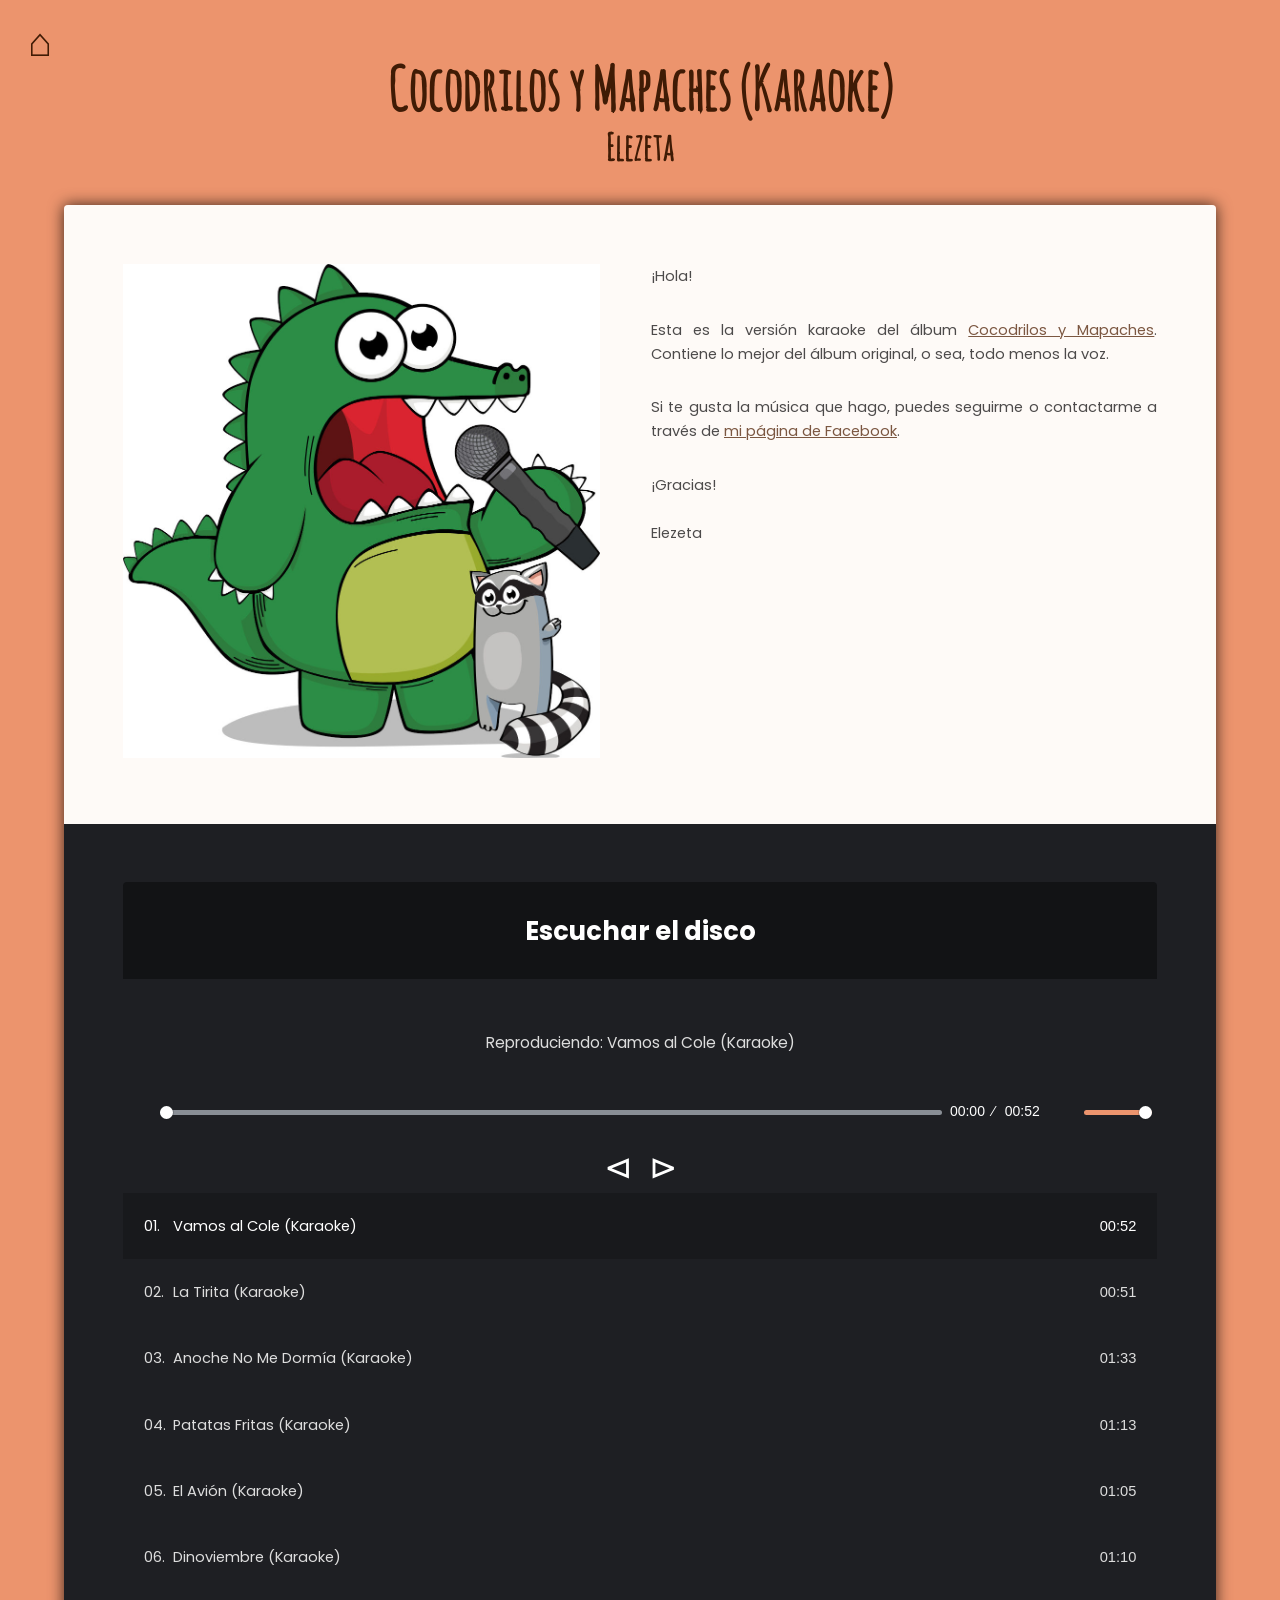
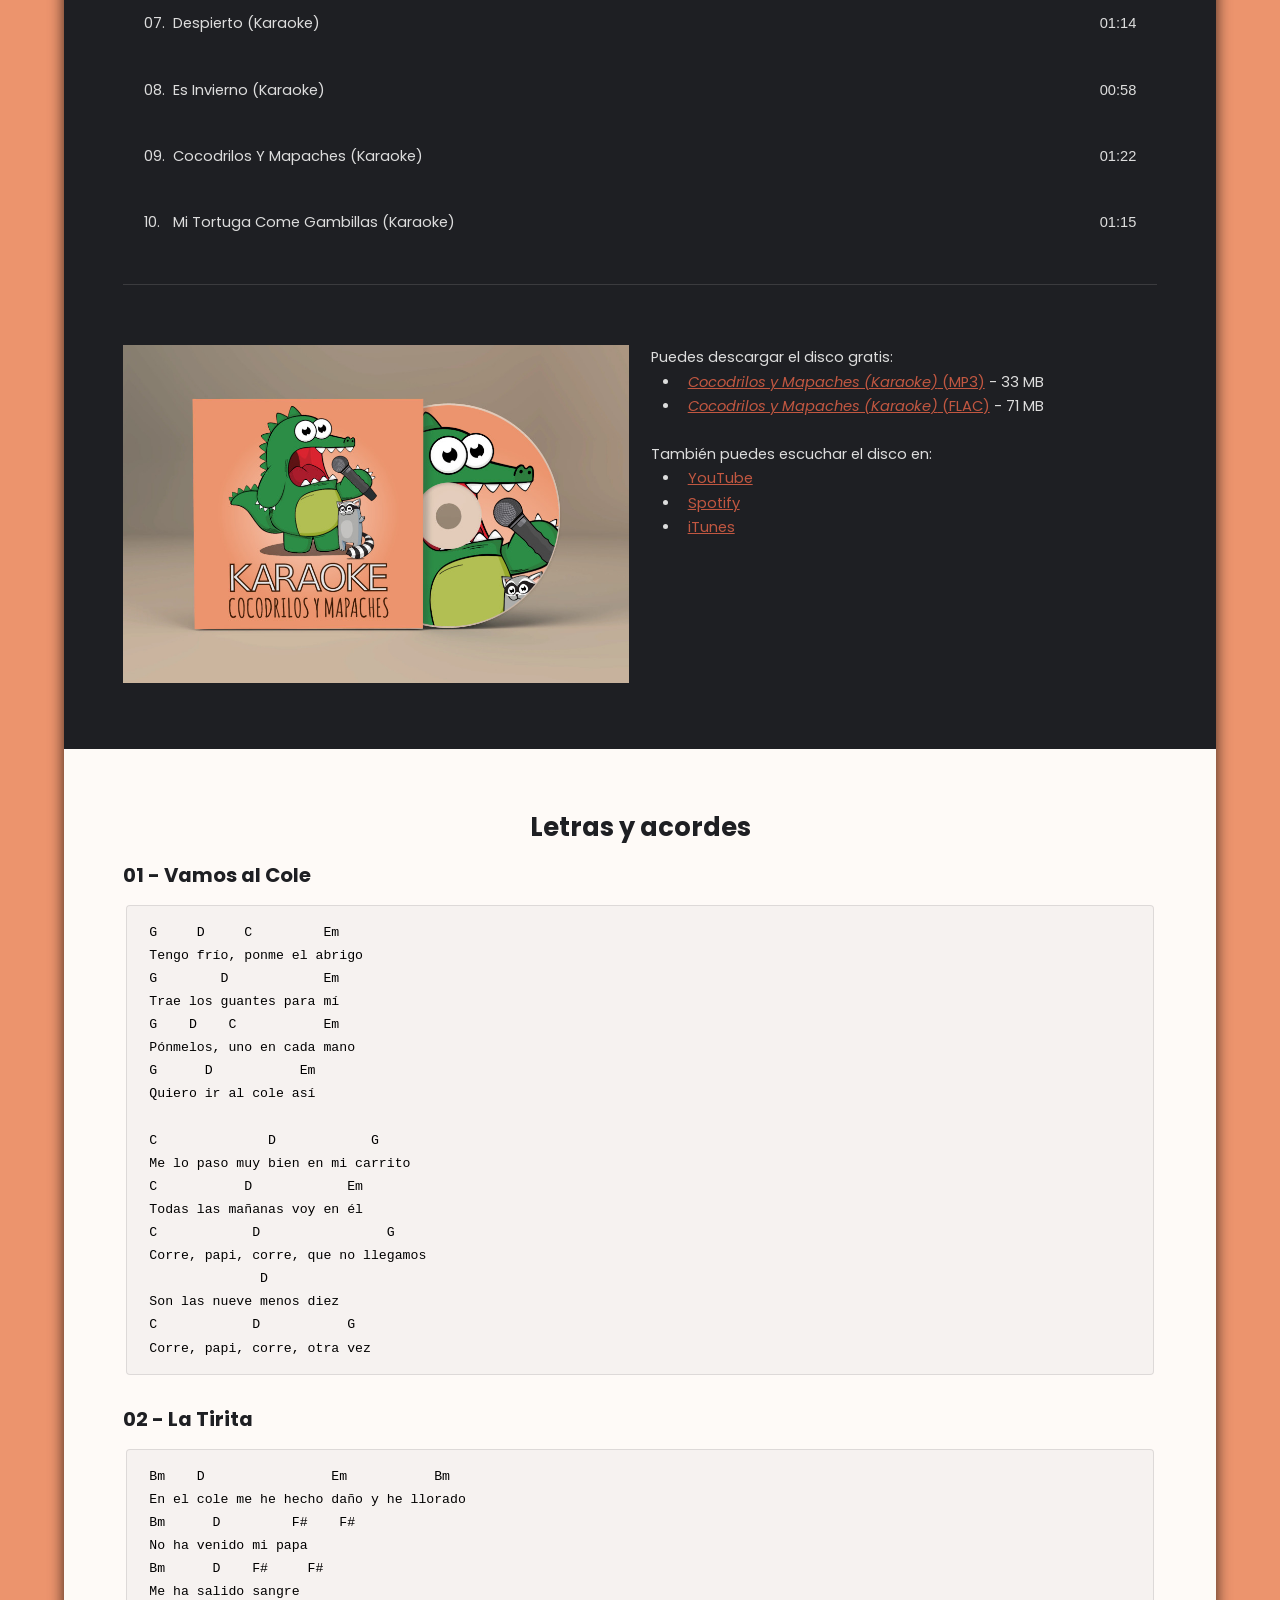
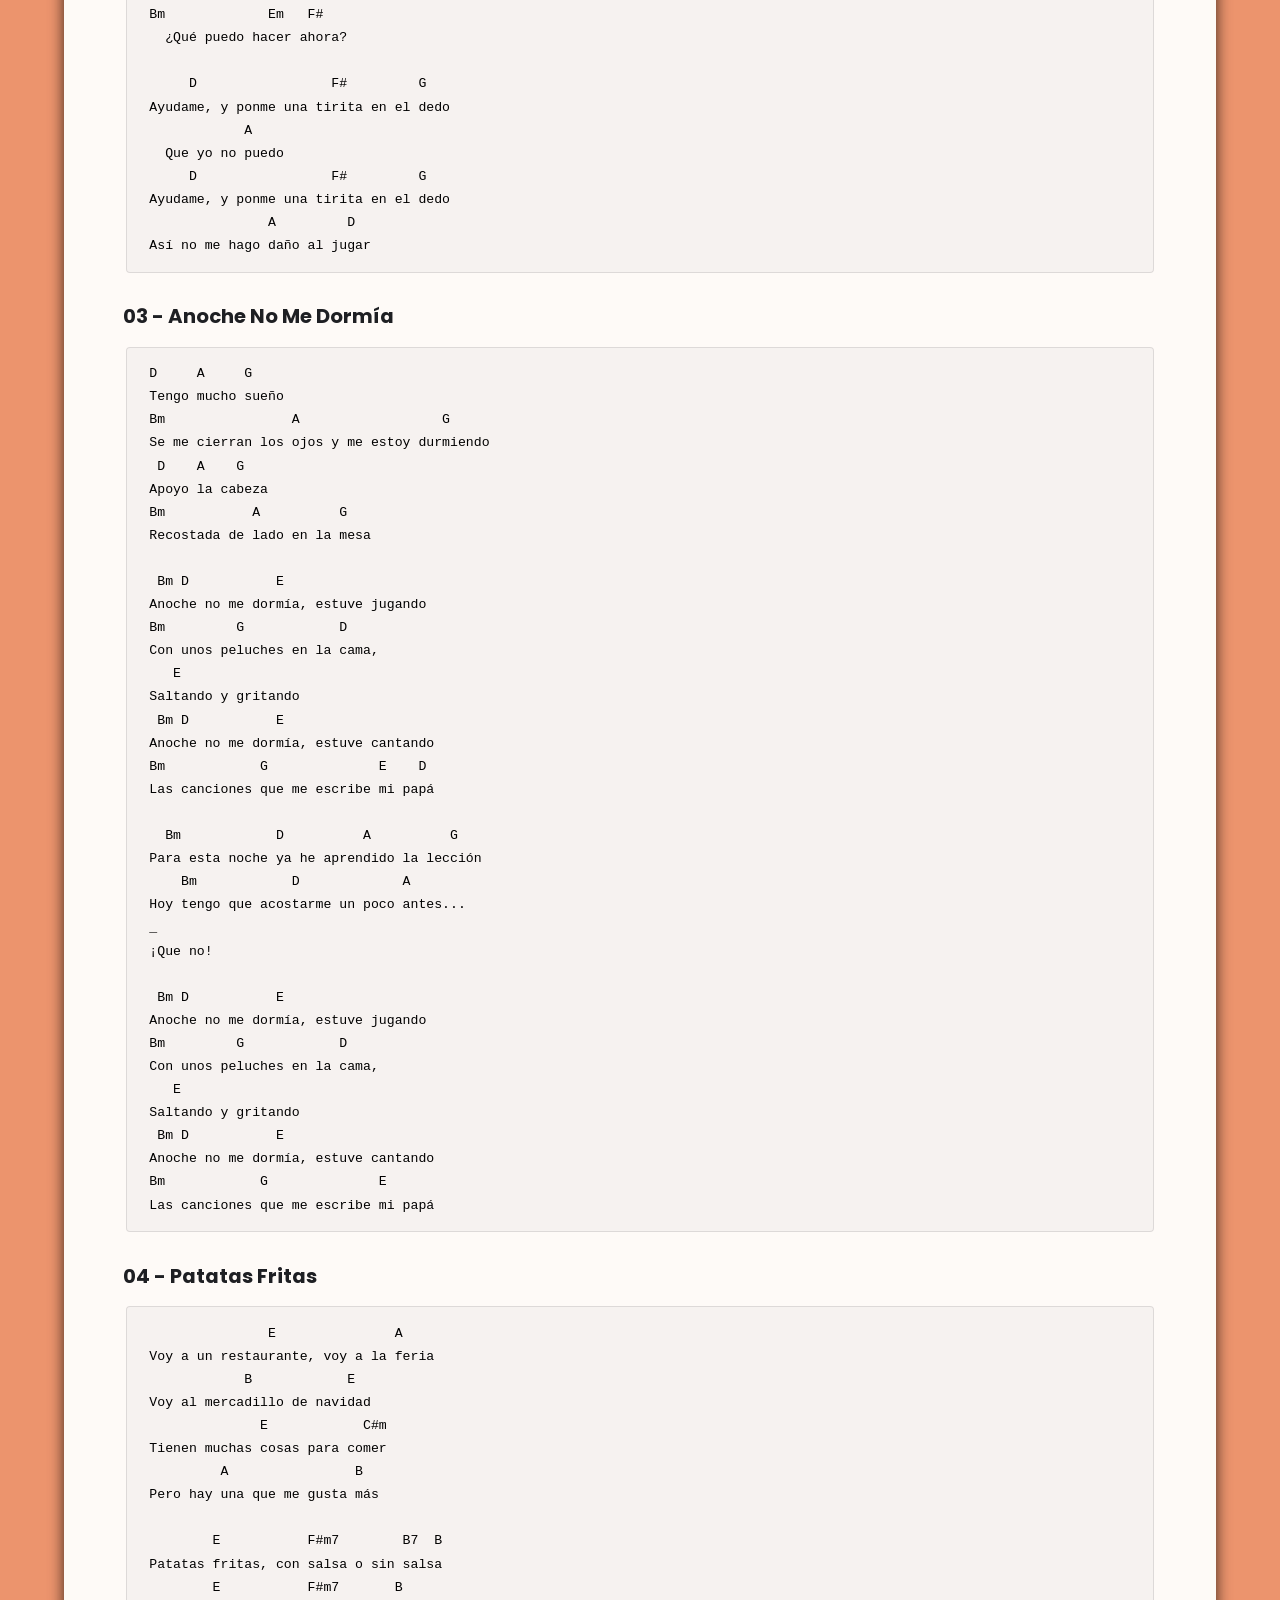
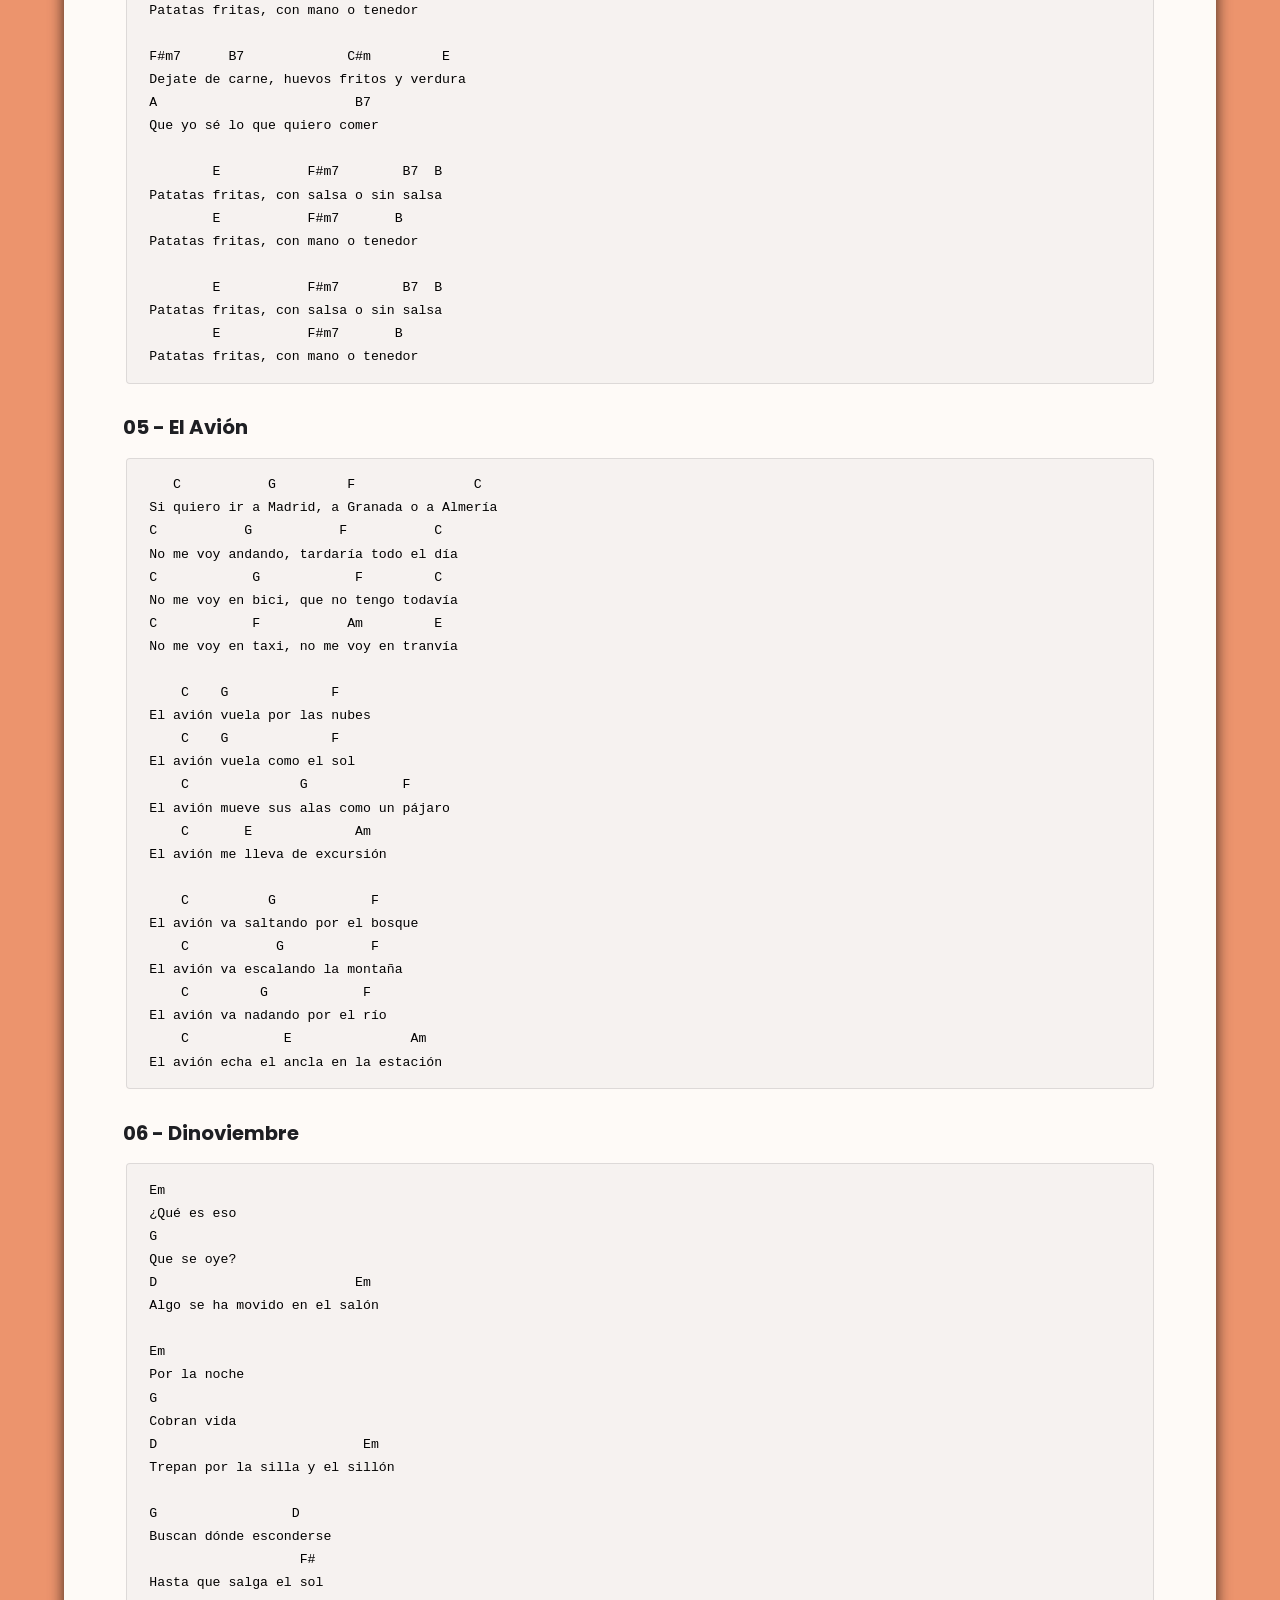
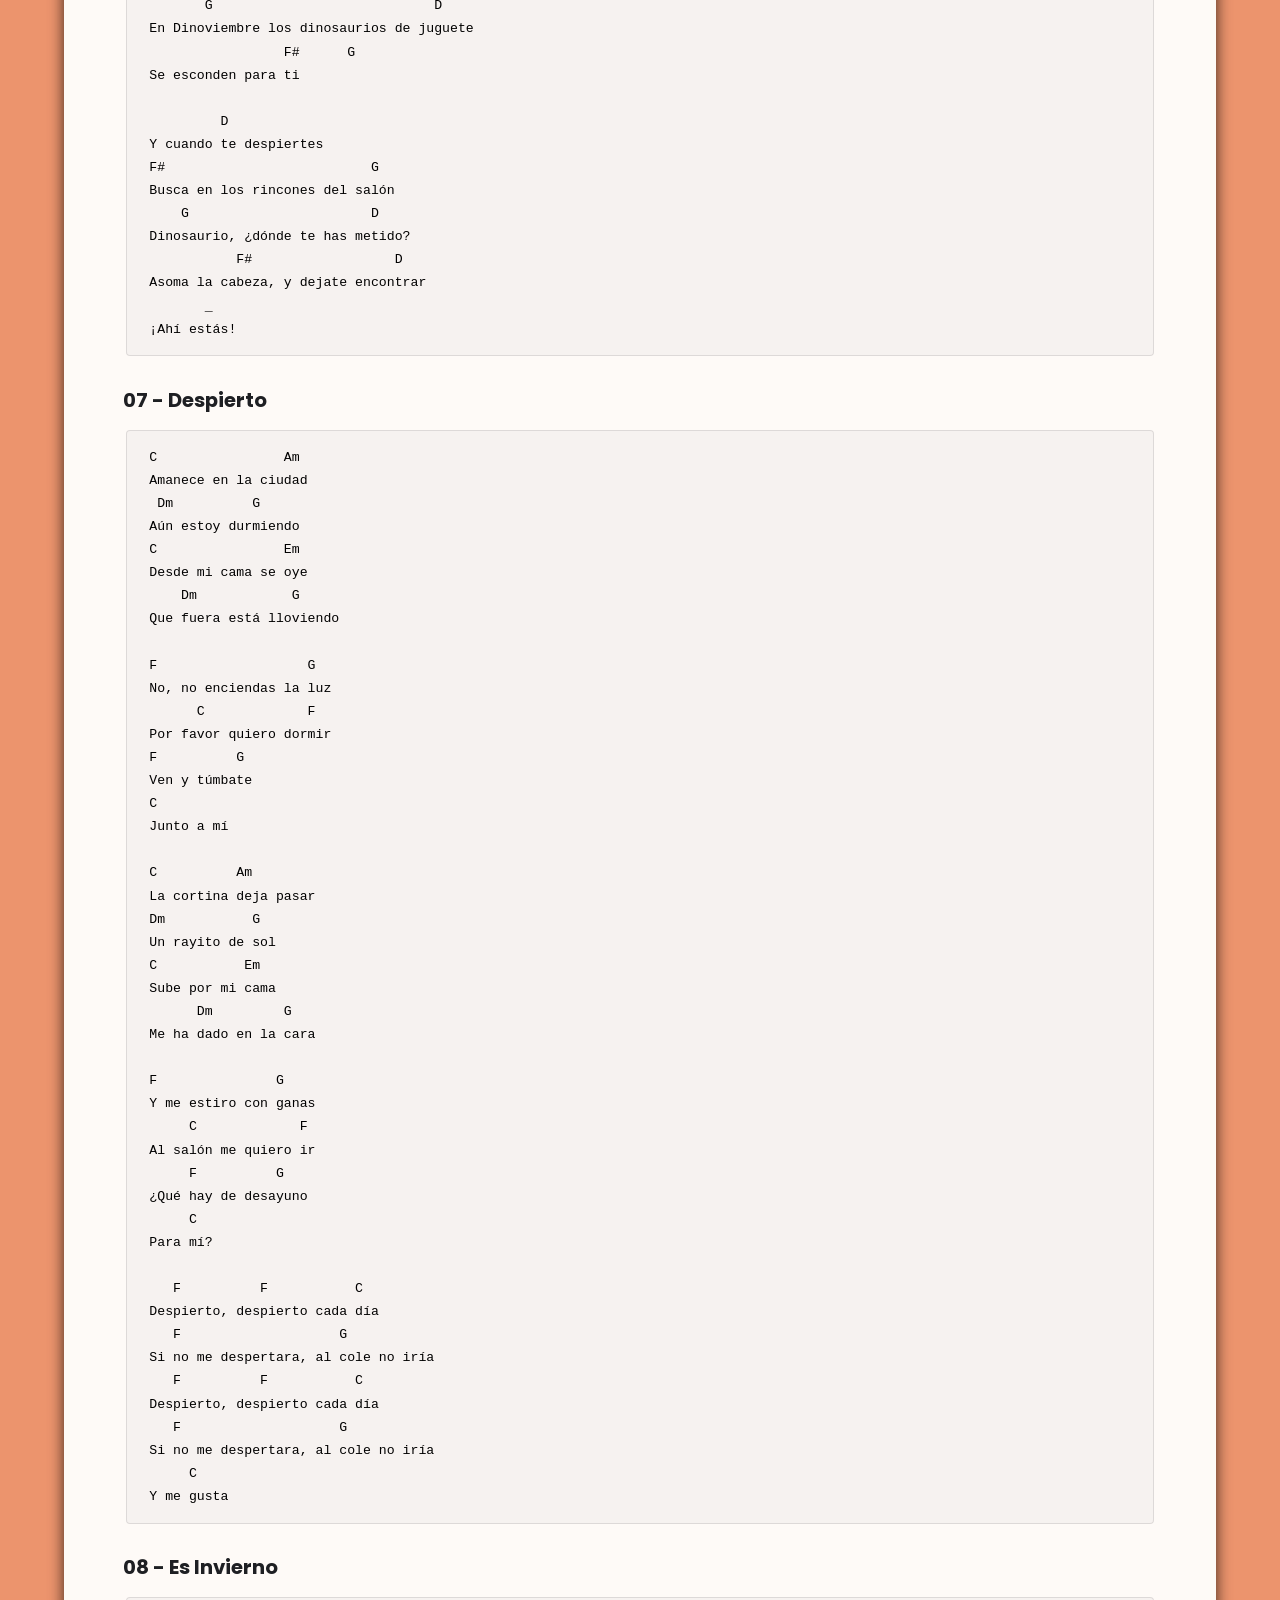
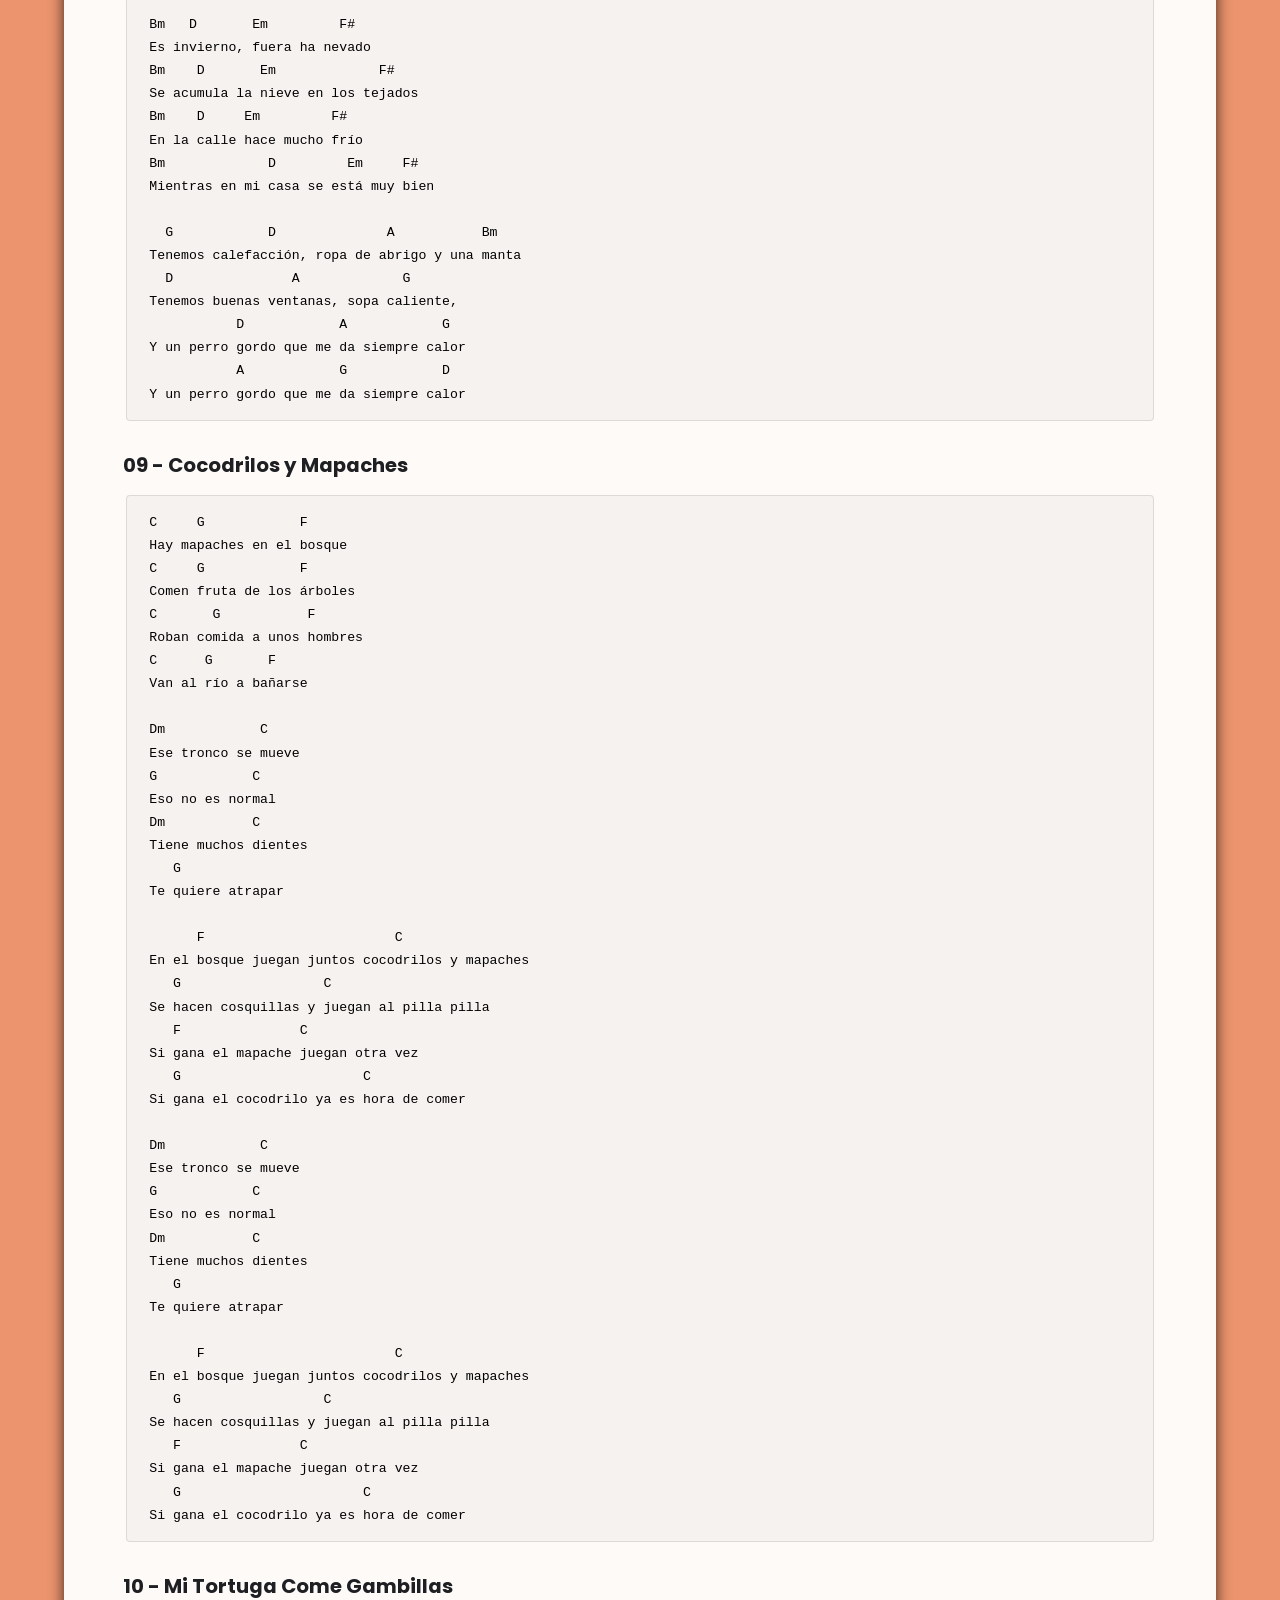
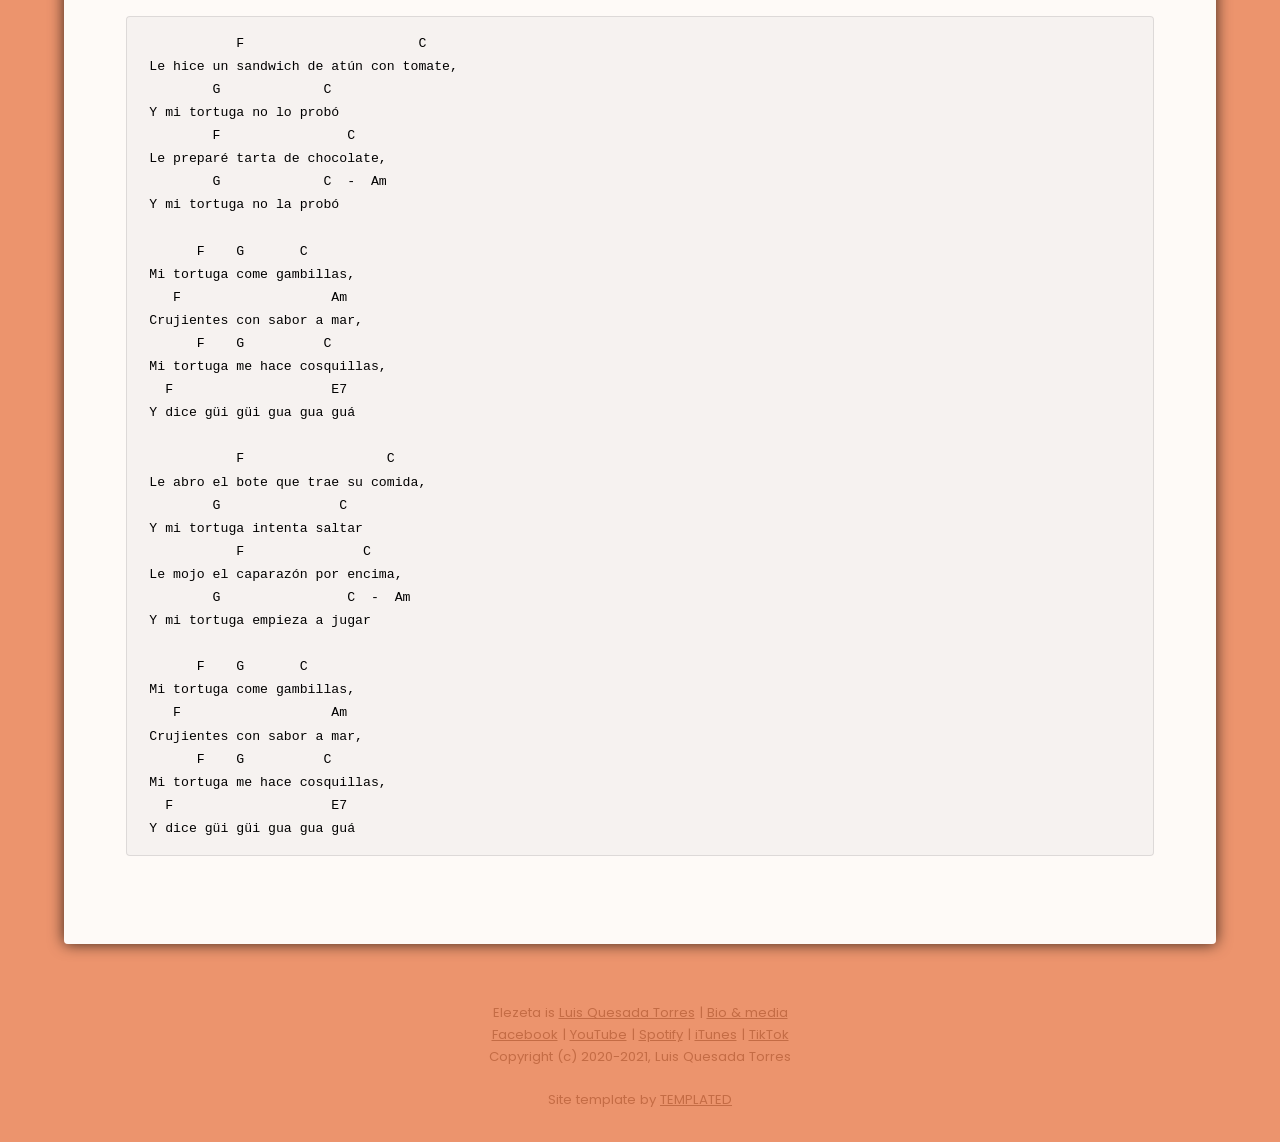
<file: cocodrilos-y-mapaches-karaoke/index.html>
<!DOCTYPE HTML>
<!--
	Caminar by TEMPLATED
	templated.co @templatedco
	Released for free under the Creative Commons Attribution 3.0 license (templated.co/license)
-->
<html lang="es">
	<head>
		<title>Elezeta - Cocodrilos y Mapaches (Karaoke)</title>
		<meta charset="utf-8" />
		<meta name="viewport" content="width=device-width, initial-scale=1" />
                <meta property="og:url" content="https://elezeta.com/cocodrilos-y-mapaches-karaoke/">
                <meta property="og:type" content="website">
                <meta property="og:title" content="Elezeta - Cocodrilos y Mapaches (Karaoke)">
                <meta property="og:site_name" content="Elezeta">
                <meta property="og:description" content="La versi&oacute;n karaoke del &aacute;lbum Cocodrilos y Mapaches.">
                <meta property="og:locale" content="es_ES">
                <meta property="og:image" content="http://elezeta.com/cocodrilos-y-mapaches-karaoke/cardpic.png">
                <meta property="og:image:secure_url" content="https://elezeta.com/cocodrilos-y-mapaches-karaoke/cardpic.png">
                <meta property="og:image:width" content="3000">
                <meta property="og:image:height" content="1575">
                <meta property="og:image:type" content="image/png">
                <meta property="og:image:alt" content="Un cocodrilo y un mapache cantando con un micr&oacute;fono.">
                <meta name="twitter:image:alt" content="Un cocodrilo y un mapache cantando con un micr&oacute;fono.">
                <meta name="twitter:card" content="summary_large_image">
		<link rel="stylesheet" href="main.css" />
		<link rel="stylesheet" href="plyr.css" />
		<link rel="stylesheet" href="player.css" />
		<link rel="icon" type="image/png" href="favicon.png">
	</head>
	<body>
<div class="home"><a href="/">⌂</a></div>

		<!-- Header -->
			<header id="header">
				<div class="logo">Cocodrilos y Mapaches (Karaoke)<span>Elezeta</span></div>
			</header>

		<!-- Main -->
			<section id="main">
				<div class="inner">

				<!-- One -->
					<section id="one" class="wrapper style1 table">

						<div class="content">
							<div class="row">
								<div class="cell">
									<img src="picture.jpg" class="image space" alt=""/>
								</div><div class="cell">
									<p>¡Hola!</p>
									<p>Esta es la versi&oacute;n karaoke del &aacute;lbum <a href ="../cocodrilos-y-mapaches">Cocodrilos y Mapaches</a>. Contiene lo mejor del &aacute;lbum original, o sea, todo menos la voz.</p>
									<p>Si te gusta la m&uacute;sica que hago, puedes seguirme o contactarme a trav&eacute;s de <a href="https://www.facebook.com/elezetamusic">mi p&aacute;gina de Facebook</a>.</p>
									<p>¡Gracias!<br/><br/>
									Elezeta</p>
								</div>
							</div>
						</div>
					</section>

				<!-- Two -->
					<section id="two" class="wrapper style2">
						<header>
							<h2>Escuchar el disco</h2>
						</header>
						<div class="content">
<div class="containnr">
    <div class="column add-bottom">
        <div id="mainwrap">
            <div id="nowPlay">
                <span id="npAction">En pausa...</span><span id="npTitle"></span>
            </div>
            <div id="audiowrap">
                <div id="audio0">
                    <audio id="audio1" preload controls>Your browser does not support HTML5 Audio! 😢</audio>
                </div>
                <div id="tracks">
                    <a id="btnPrev">&vltri;</a><a id="btnNext">&vrtri;</a>
                </div>
            </div>
            <div id="plwrap">
                <ul id="plList"></ul>
            </div>
        </div>
    </div>
    <div class="column add-bottom center">
    </div>
</div>

<hr>
    <div style="margin-bottom: 60px">
    </div>
	<div class="row">
		<div class="cell">
			<img src="cdshoot.jpg" class="cdshoot" alt="Fotograf&iacute;a del disco"/>
			<br/>
		</div>
		<div class="cell">
			Puedes descargar el disco gratis:<ul class="margin">
				<li><a href="https://github.com/elezetamusic/elezetamusic.github.io/releases/download/cocodrilos-y-mapaches-karaoke/Elezeta.-.Cocodrilos.y.Mapaches.Karaoke.mp3.zip"><i>Cocodrilos y Mapaches (Karaoke)</i> (MP3)</a> - 33 MB</li>
				<li><a href="https://github.com/elezetamusic/elezetamusic.github.io/releases/download/cocodrilos-y-mapaches-karaoke/Elezeta.-.Cocodrilos.y.Mapaches.Karaoke.flac.zip"><i>Cocodrilos y Mapaches (Karaoke)</i> (FLAC)</a> - 71 MB</li>
			</ul>
			<br/>

			Tambi&eacute;n puedes escuchar el disco en:<ul class="margin">
				<li><a href="https://www.youtube.com/watch?v=i-8js4N8UXY&list=OLAK5uy_ldrhT9ELI7Il7T40bfFLq2rW_GwMF-iRA">YouTube</a></li>
				<li><a href="https://open.spotify.com/album/43QNRs823tJhujBqoeFJPv?si=29cLo8TVR4egA7s193ExWA">Spotify</a></li>
				<li><a href="https://music.apple.com/us/album/cocodrilos-y-mapaches-karaoke/1540963879">iTunes</a></li>
			</ul>
			<br/>
		</div>
	</div>
</div>
</section>

				<!-- Three -->
					<section id="three" class="wrapper style1">
						<div class="content">
                                                <header class="special">
                                                        <h2>Letras y acordes</h2>
                                                </header>
<h3 tabindex="0">01 - Vamos al Cole</h3>
<pre><code>G     D     C         Em
Tengo frío, ponme el abrigo
G        D            Em
Trae los guantes para mí
G    D    C           Em
Pónmelos, uno en cada mano
G      D           Em
Quiero ir al cole así

C              D            G
Me lo paso muy bien en mi carrito
C           D            Em
Todas las mañanas voy en él
C            D                G
Corre, papi, corre, que no llegamos
              D
Son las nueve menos diez
C            D           G
Corre, papi, corre, otra vez
</code></pre>

<h3 tabindex="0">02 - La Tirita</h3>
<pre><code>Bm    D                Em           Bm
En el cole me he hecho daño y he llorado
Bm      D         F#    F#
No ha venido mi papa
Bm      D    F#     F#
Me ha salido sangre
Bm             Em   F#
  ¿Qué puedo hacer ahora?

     D                 F#         G
Ayudame, y ponme una tirita en el dedo
            A
  Que yo no puedo
     D                 F#         G
Ayudame, y ponme una tirita en el dedo
               A         D
Así no me hago daño al jugar
</code></pre>

<h3 tabindex="0">03 - Anoche No Me Dormía</h3>
<pre><code>D     A     G
Tengo mucho sueño
Bm                A                  G
Se me cierran los ojos y me estoy durmiendo
 D    A    G
Apoyo la cabeza
Bm           A          G
Recostada de lado en la mesa

 Bm D           E
Anoche no me dormía, estuve jugando
Bm         G            D
Con unos peluches en la cama,
   E
Saltando y gritando
 Bm D           E
Anoche no me dormía, estuve cantando
Bm            G              E    D
Las canciones que me escribe mi papá

  Bm            D          A          G
Para esta noche ya he aprendido la lección
    Bm            D             A       
Hoy tengo que acostarme un poco antes...
_ 
¡Que no!

 Bm D           E
Anoche no me dormía, estuve jugando
Bm         G            D
Con unos peluches en la cama,
   E
Saltando y gritando
 Bm D           E
Anoche no me dormía, estuve cantando
Bm            G              E
Las canciones que me escribe mi papá
</code></pre>

<h3 tabindex="0">04 - Patatas Fritas</h3>
<pre><code>               E               A
Voy a un restaurante, voy a la feria
            B            E
Voy al mercadillo de navidad
              E            C#m
Tienen muchas cosas para comer
         A                B
Pero hay una que me gusta más

        E           F#m7        B7  B
Patatas fritas, con salsa o sin salsa
        E           F#m7       B
Patatas fritas, con mano o tenedor

F#m7      B7             C#m         E
Dejate de carne, huevos fritos y verdura
A                         B7
Que yo sé lo que quiero comer

        E           F#m7        B7  B
Patatas fritas, con salsa o sin salsa
        E           F#m7       B
Patatas fritas, con mano o tenedor

        E           F#m7        B7  B
Patatas fritas, con salsa o sin salsa
        E           F#m7       B
Patatas fritas, con mano o tenedor
</code></pre>

<h3 tabindex="0">05 - El Avión</h3>
<pre><code>   C           G         F               C
Si quiero ir a Madrid, a Granada o a Almería
C           G           F           C
No me voy andando, tardaría todo el día
C            G            F         C
No me voy en bici, que no tengo todavía
C            F           Am         E
No me voy en taxi, no me voy en tranvía

    C    G             F
El avión vuela por las nubes
    C    G             F
El avión vuela como el sol
    C              G            F
El avión mueve sus alas como un pájaro
    C       E             Am
El avión me lleva de excursión

    C          G            F
El avión va saltando por el bosque
    C           G           F
El avión va escalando la montaña
    C         G            F
El avión va nadando por el río
    C            E               Am
El avión echa el ancla en la estación
</code></pre>

<h3 tabindex="0">06 - Dinoviembre</h3>
<pre><code>Em
¿Qué es eso
G
Que se oye?
D                         Em
Algo se ha movido en el salón

Em
Por la noche
G
Cobran vida
D                          Em
Trepan por la silla y el sillón

G                 D
Buscan dónde esconderse
                   F#
Hasta que salga el sol
       G                            D
En Dinoviembre los dinosaurios de juguete
                 F#      G
Se esconden para ti

         D
Y cuando te despiertes
F#                          G
Busca en los rincones del salón
    G                       D
Dinosaurio, ¿dónde te has metido?
           F#                  D
Asoma la cabeza, y dejate encontrar
       _
¡Ahí estás!
</code></pre>

<h3 tabindex="0">07 - Despierto</h3>
<pre><code>C                Am
Amanece en la ciudad
 Dm          G
Aún estoy durmiendo
C                Em
Desde mi cama se oye
    Dm            G
Que fuera está lloviendo

F                   G
No, no enciendas la luz
      C             F
Por favor quiero dormir
F          G
Ven y túmbate
C
Junto a mí

C          Am
La cortina deja pasar
Dm           G
Un rayito de sol
C           Em
Sube por mi cama
      Dm         G
Me ha dado en la cara

F               G
Y me estiro con ganas
     C             F
Al salón me quiero ir
     F          G
¿Qué hay de desayuno
     C
Para mí?

   F          F           C
Despierto, despierto cada día
   F                    G
Si no me despertara, al cole no iría
   F          F           C
Despierto, despierto cada día
   F                    G
Si no me despertara, al cole no iría
     C
Y me gusta
</code></pre>

<h3 tabindex="0">08 - Es Invierno</h3>
<pre><code>Bm   D       Em         F#
Es invierno, fuera ha nevado
Bm    D       Em             F#
Se acumula la nieve en los tejados
Bm    D     Em         F#
En la calle hace mucho frío
Bm             D         Em     F#
Mientras en mi casa se está muy bien

  G            D              A           Bm
Tenemos calefacción, ropa de abrigo y una manta
  D               A             G
Tenemos buenas ventanas, sopa caliente,
           D            A            G
Y un perro gordo que me da siempre calor
           A            G            D
Y un perro gordo que me da siempre calor
</code></pre>

<h3 tabindex="0">09 - Cocodrilos y Mapaches</h3>
<pre><code>C     G            F
Hay mapaches en el bosque
C     G            F
Comen fruta de los árboles
C       G           F
Roban comida a unos hombres
C      G       F
Van al río a bañarse

Dm            C
Ese tronco se mueve
G            C
Eso no es normal
Dm           C
Tiene muchos dientes
   G
Te quiere atrapar

      F                        C
En el bosque juegan juntos cocodrilos y mapaches
   G                  C
Se hacen cosquillas y juegan al pilla pilla
   F               C
Si gana el mapache juegan otra vez
   G                       C
Si gana el cocodrilo ya es hora de comer

Dm            C
Ese tronco se mueve
G            C
Eso no es normal
Dm           C
Tiene muchos dientes
   G
Te quiere atrapar

      F                        C
En el bosque juegan juntos cocodrilos y mapaches
   G                  C
Se hacen cosquillas y juegan al pilla pilla
   F               C
Si gana el mapache juegan otra vez
   G                       C
Si gana el cocodrilo ya es hora de comer
</code></pre>

<h3 tabindex="0">10 - Mi Tortuga Come Gambillas</h3>
<pre><code>           F                      C
Le hice un sandwich de atún con tomate,
        G             C
Y mi tortuga no lo probó
        F                C
Le preparé tarta de chocolate,
        G             C  -  Am
Y mi tortuga no la probó

      F    G       C
Mi tortuga come gambillas,
   F                   Am
Crujientes con sabor a mar,
      F    G          C
Mi tortuga me hace cosquillas,
  F                    E7
Y dice güi güi gua gua guá

           F                  C
Le abro el bote que trae su comida,
        G               C
Y mi tortuga intenta saltar
           F               C
Le mojo el caparazón por encima,
        G                C  -  Am
Y mi tortuga empieza a jugar

      F    G       C
Mi tortuga come gambillas,
   F                   Am
Crujientes con sabor a mar,
      F    G          C
Mi tortuga me hace cosquillas,
  F                    E7
Y dice güi güi gua gua guá
</code></pre>
						</div>
					</section>

				</div>
			</section>

		<!-- Footer -->
                                        <footer id="footer">
                                        <div class="copyright" tabindex="-1">
                                        Elezeta is <a href="https://luisquesada.com" tabindex="-1">Luis Quesada Torres</a> | <a href="/about.html">Bio & media</a><br/>
<a href="https://www.facebook.com/elezetamusic">Facebook</a> | <a href="https://www.youtube.com/elezetamusic">YouTube</a> | <a href="https://open.spotify.com/artist/3RPEdOJGGdk3kOnmVq3dgX">Spotify</a> | <a href="https://itunes.apple.com/us/artist/1515136719">iTunes</a> | <a href="https://tiktok.com/@elezetamusic">TikTok</a><br/>
Copyright (c) 2020-2021, Luis Quesada Torres<br/><br/>
Site template by <a href="https://templated.co" tabindex="-1">TEMPLATED</a>
                                        </div>
                                        </footer>

		<!-- Scripts -->
			<script src="jquery.min.js"></script>
			<script src="jquery.poptrox.min.js"></script>
			<script src="skel.min.js"></script>
			<script src="util.js"></script>
			<script src="main.js"></script>
			<script src="plyr.min.js"></script>
			<script src="player.js"></script>

	</body>
</html>
</file>
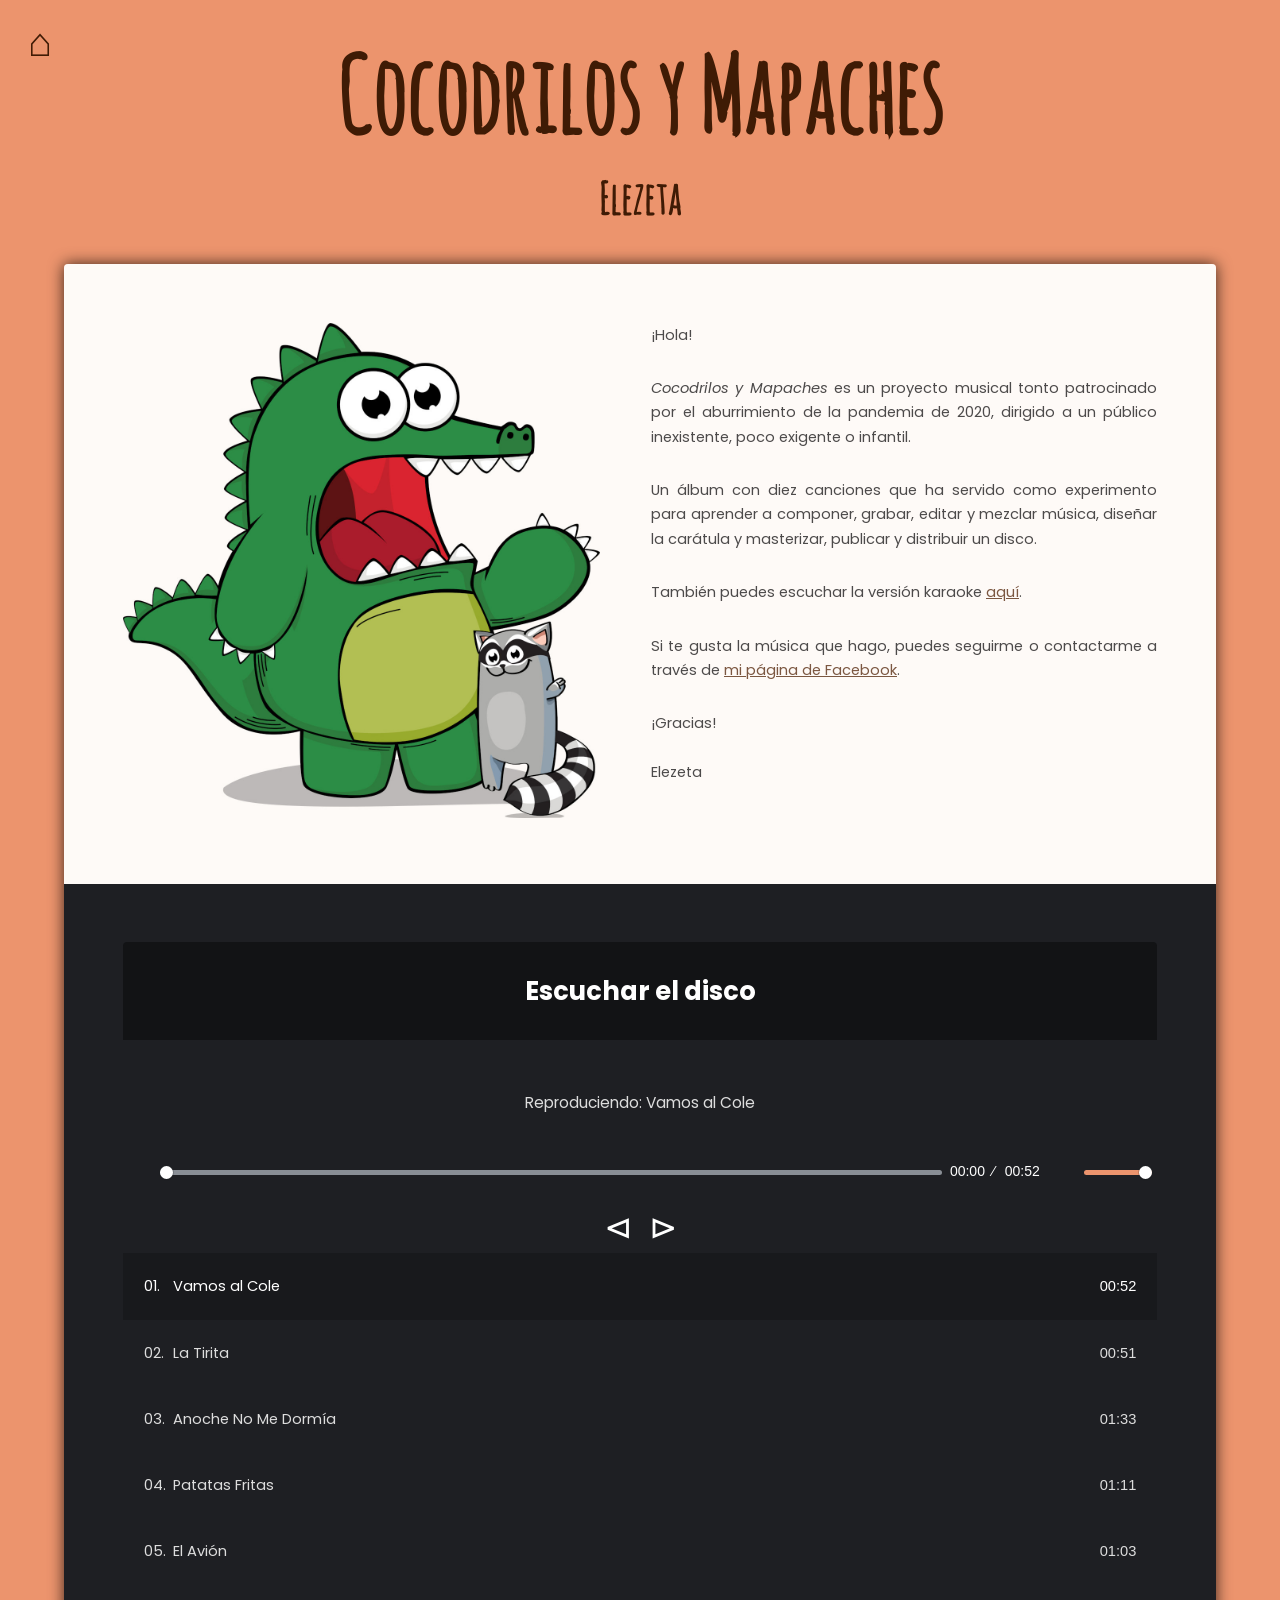
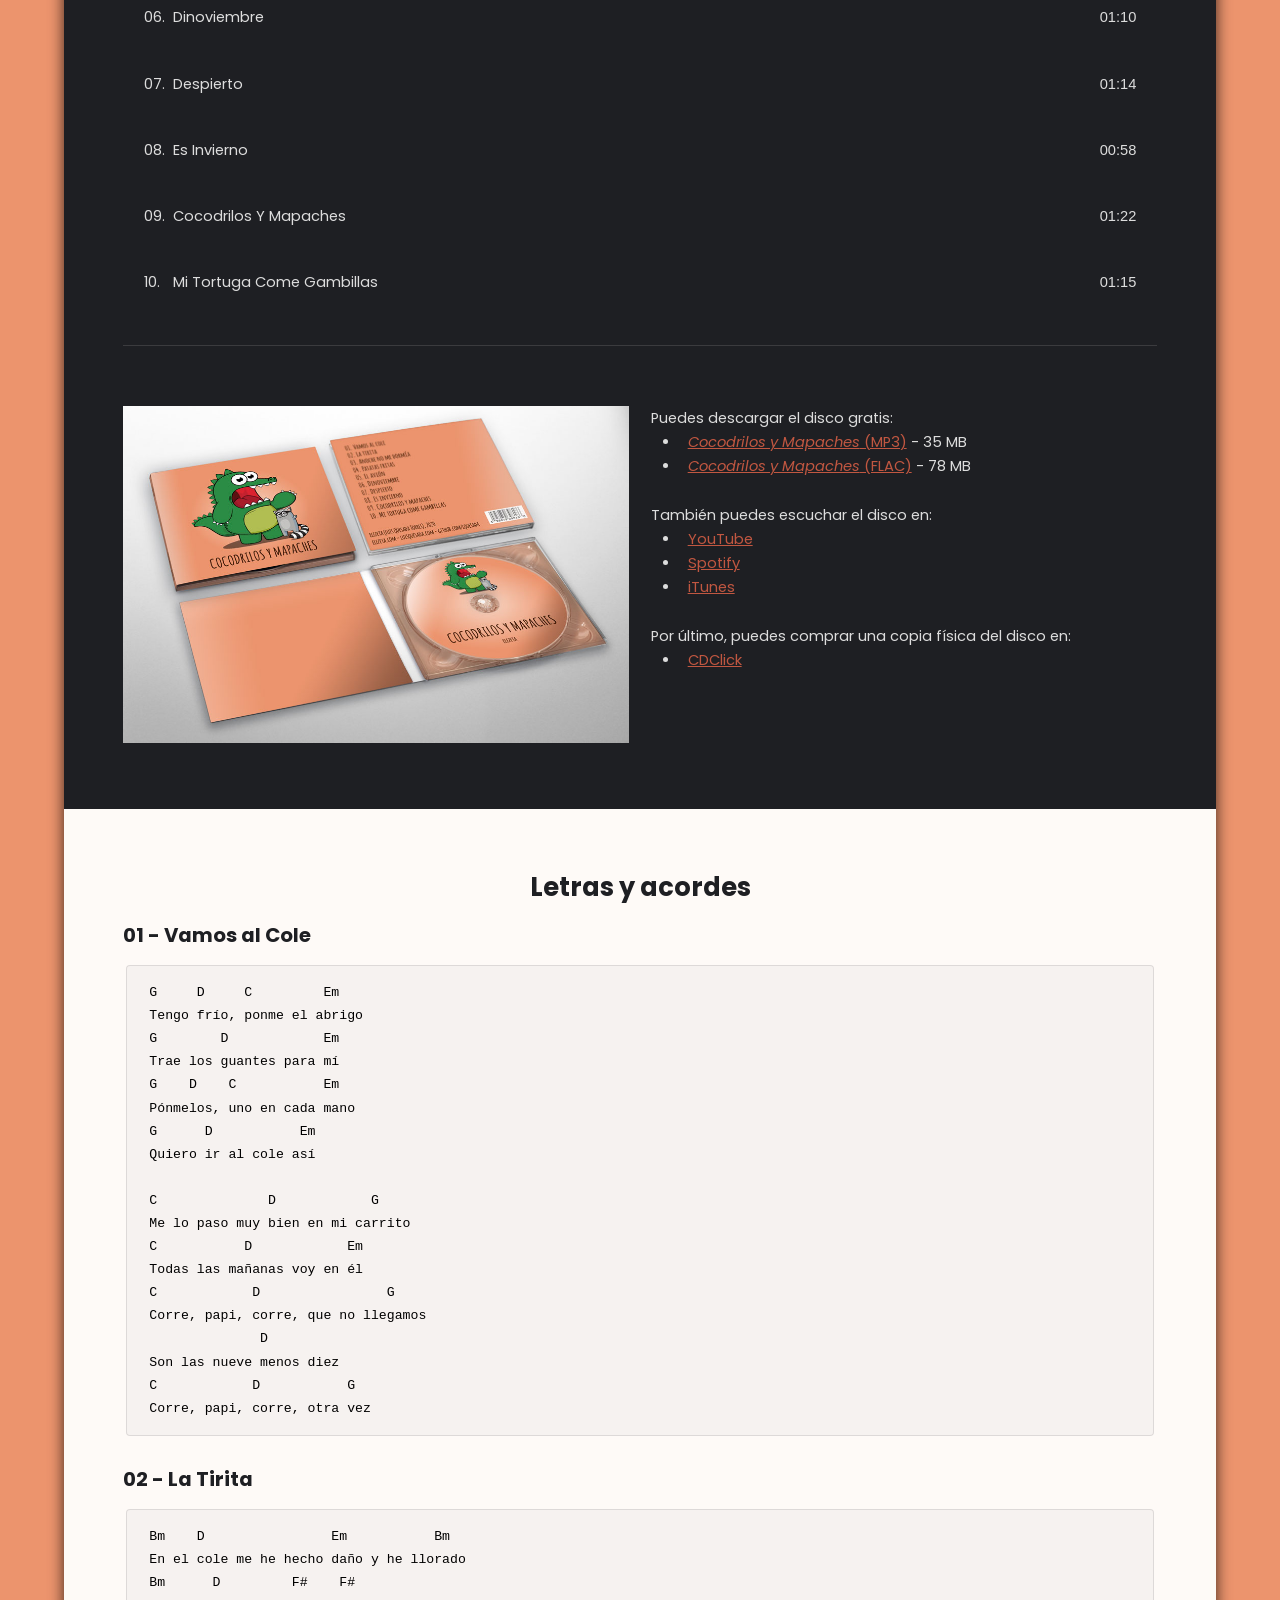
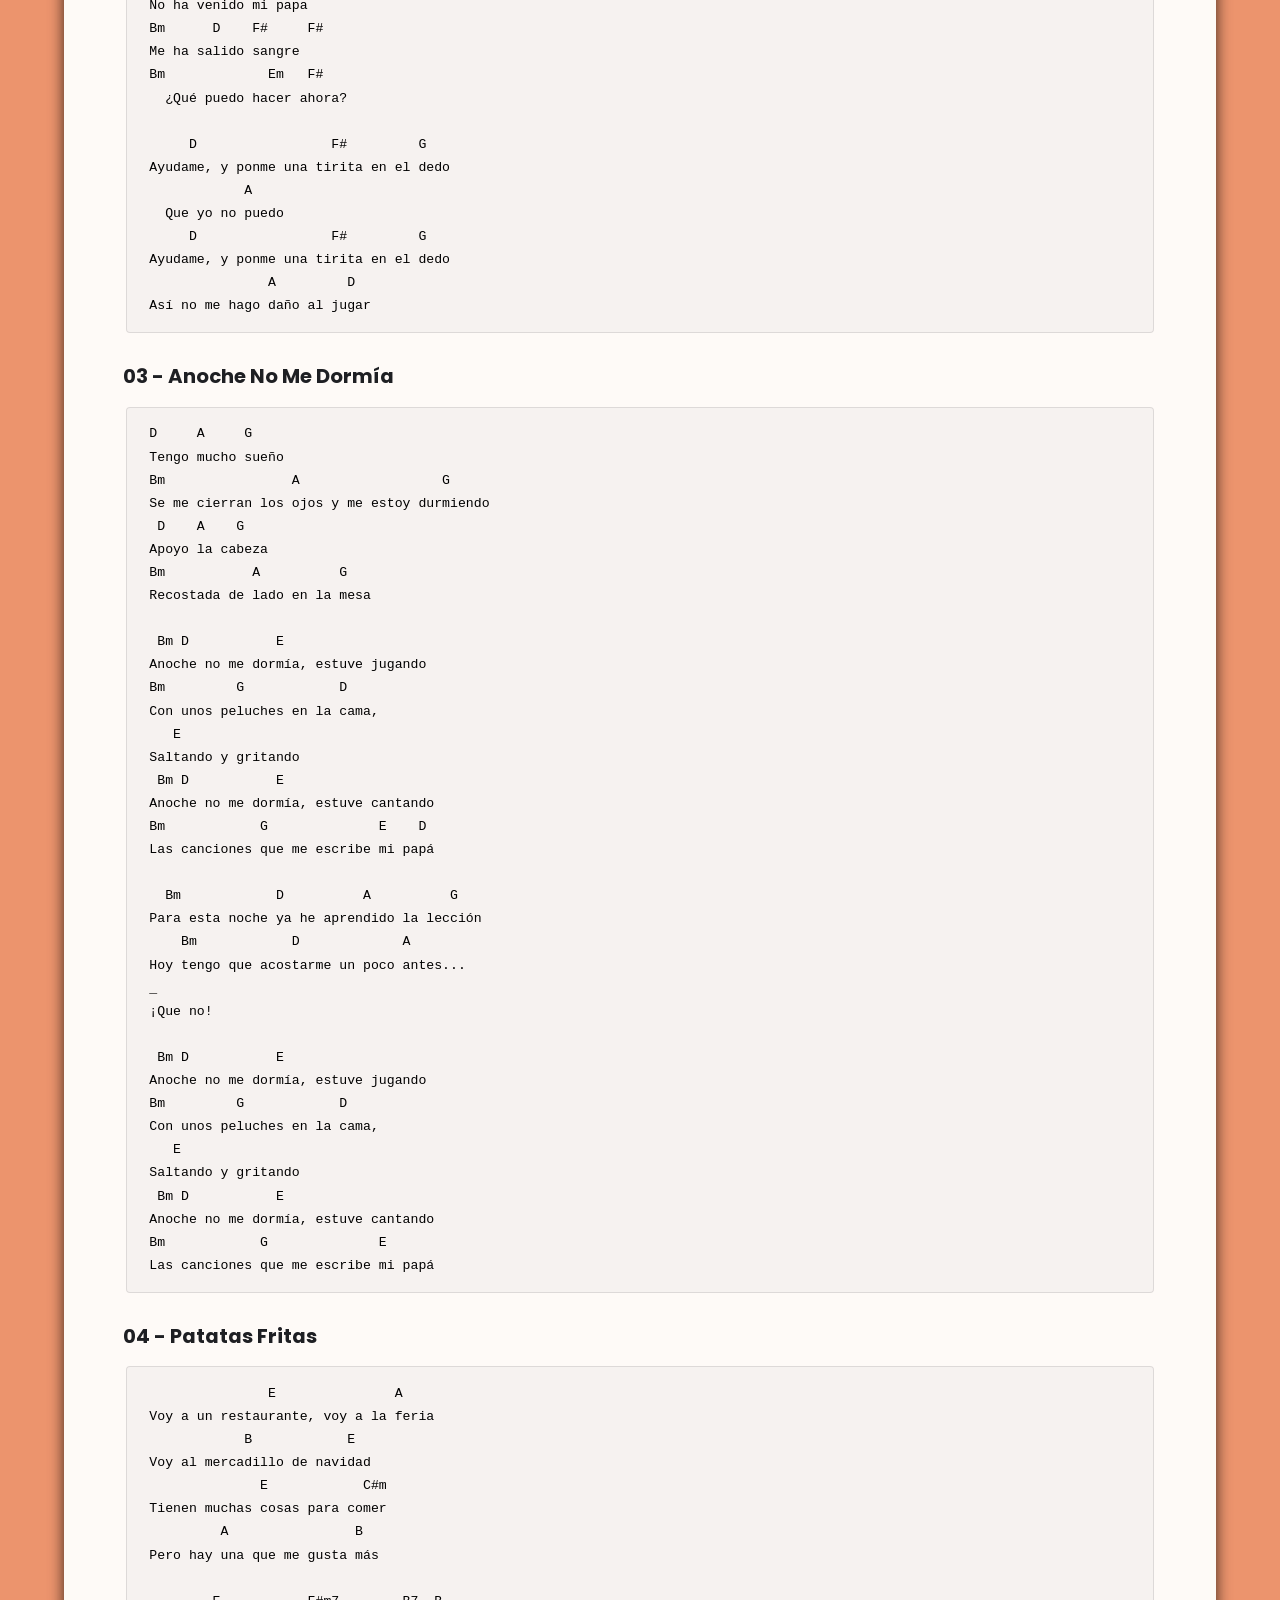
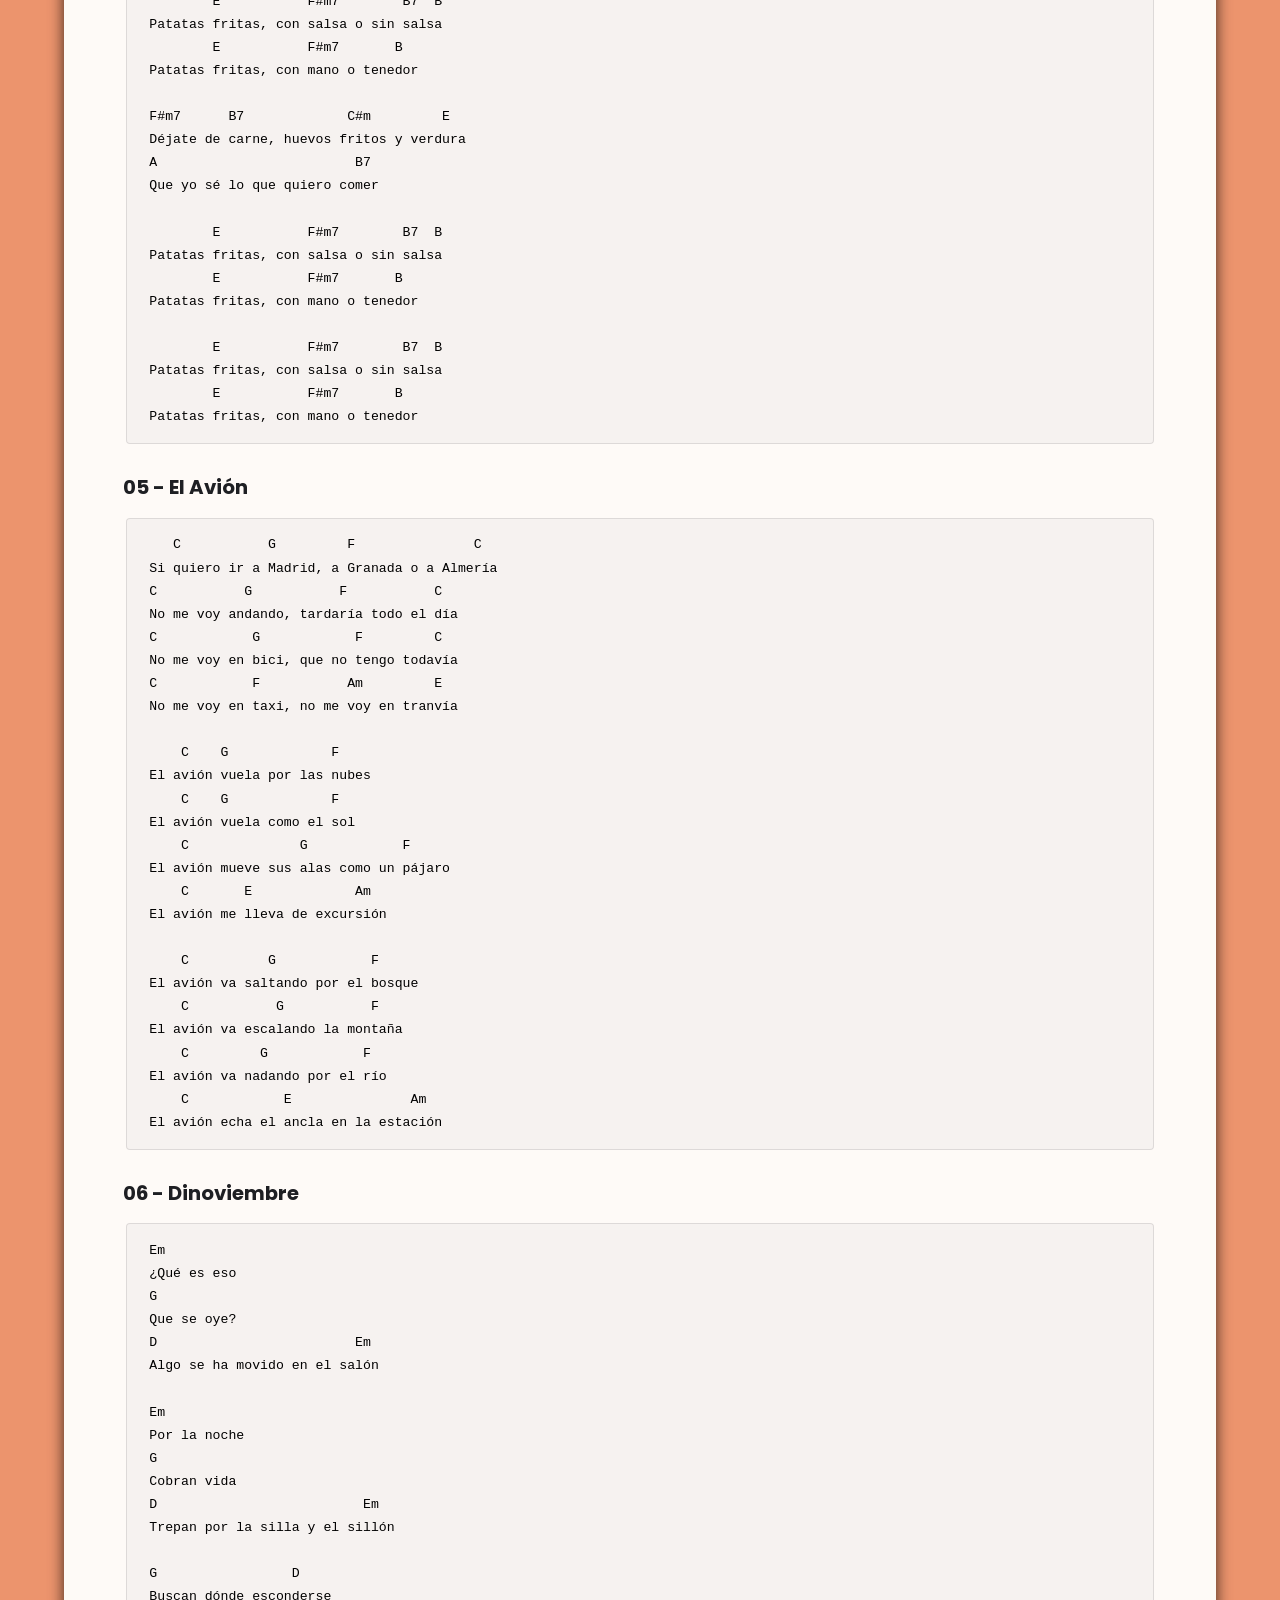
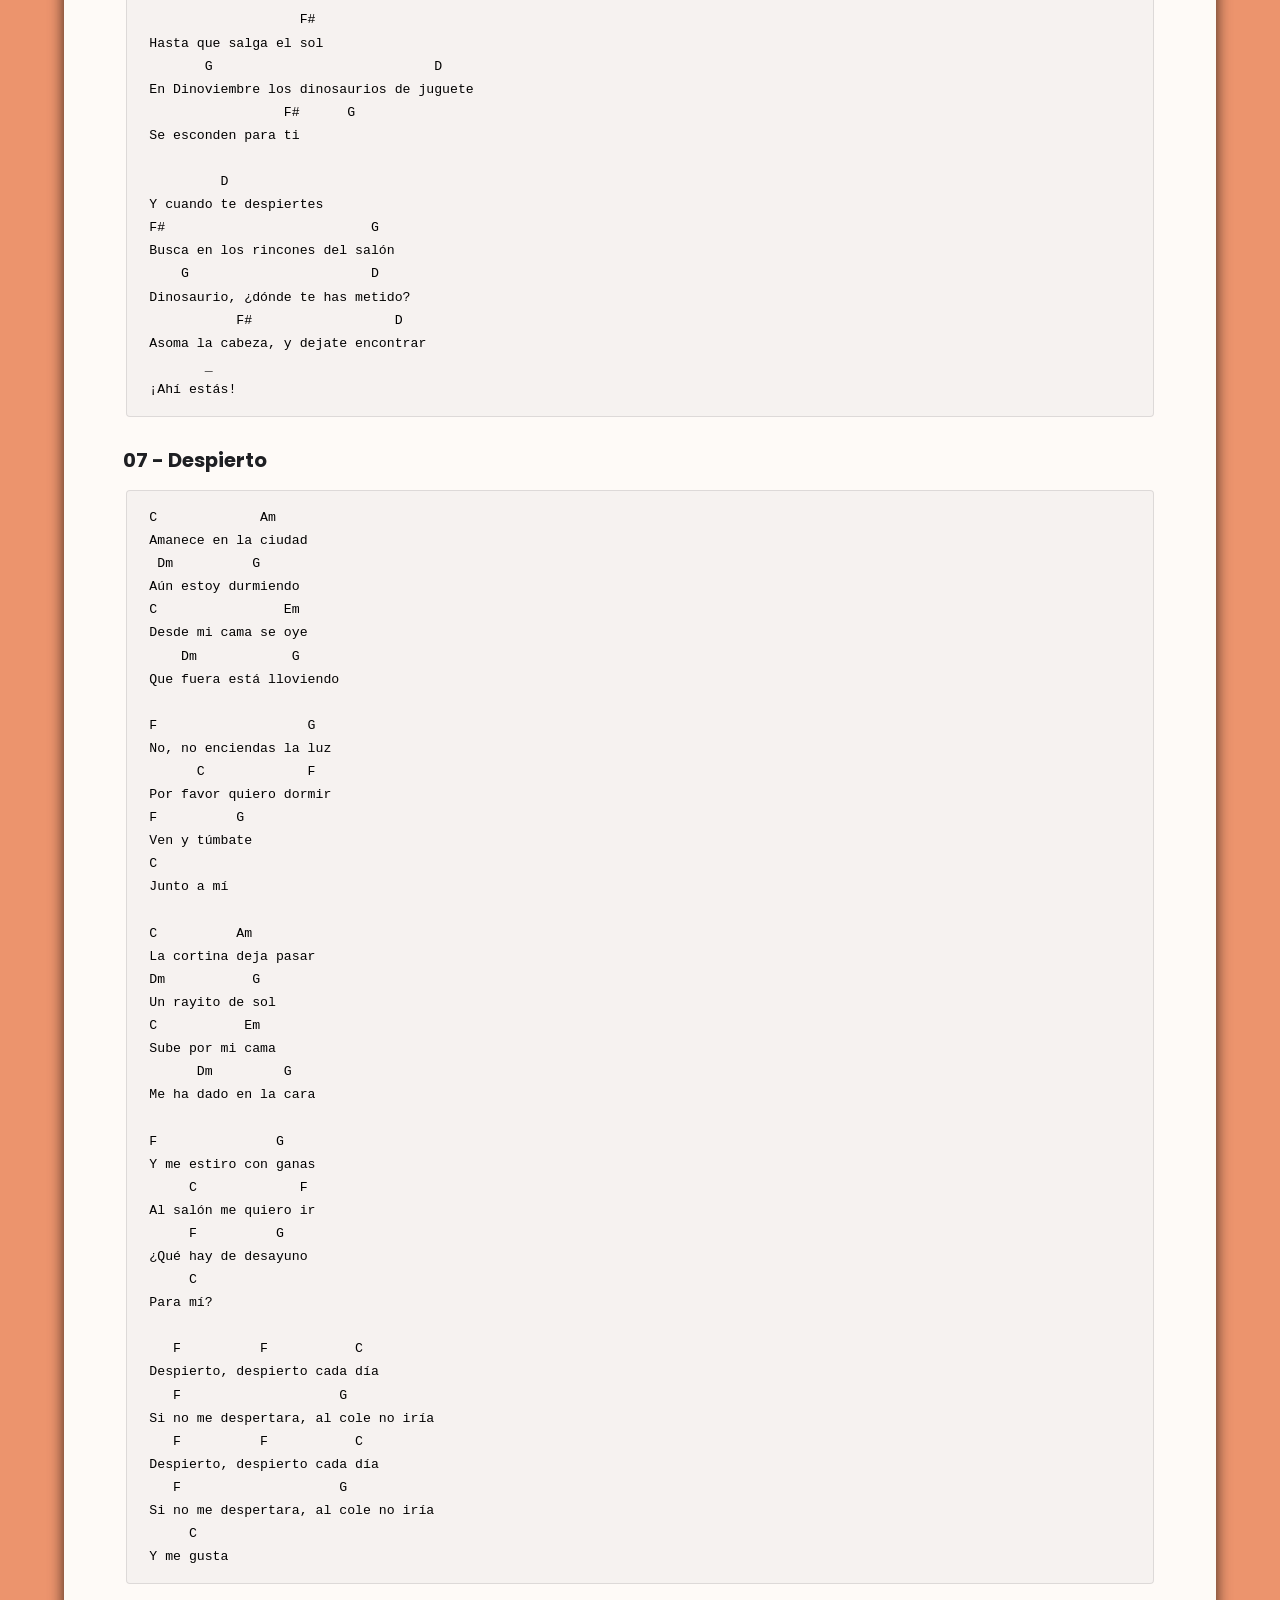
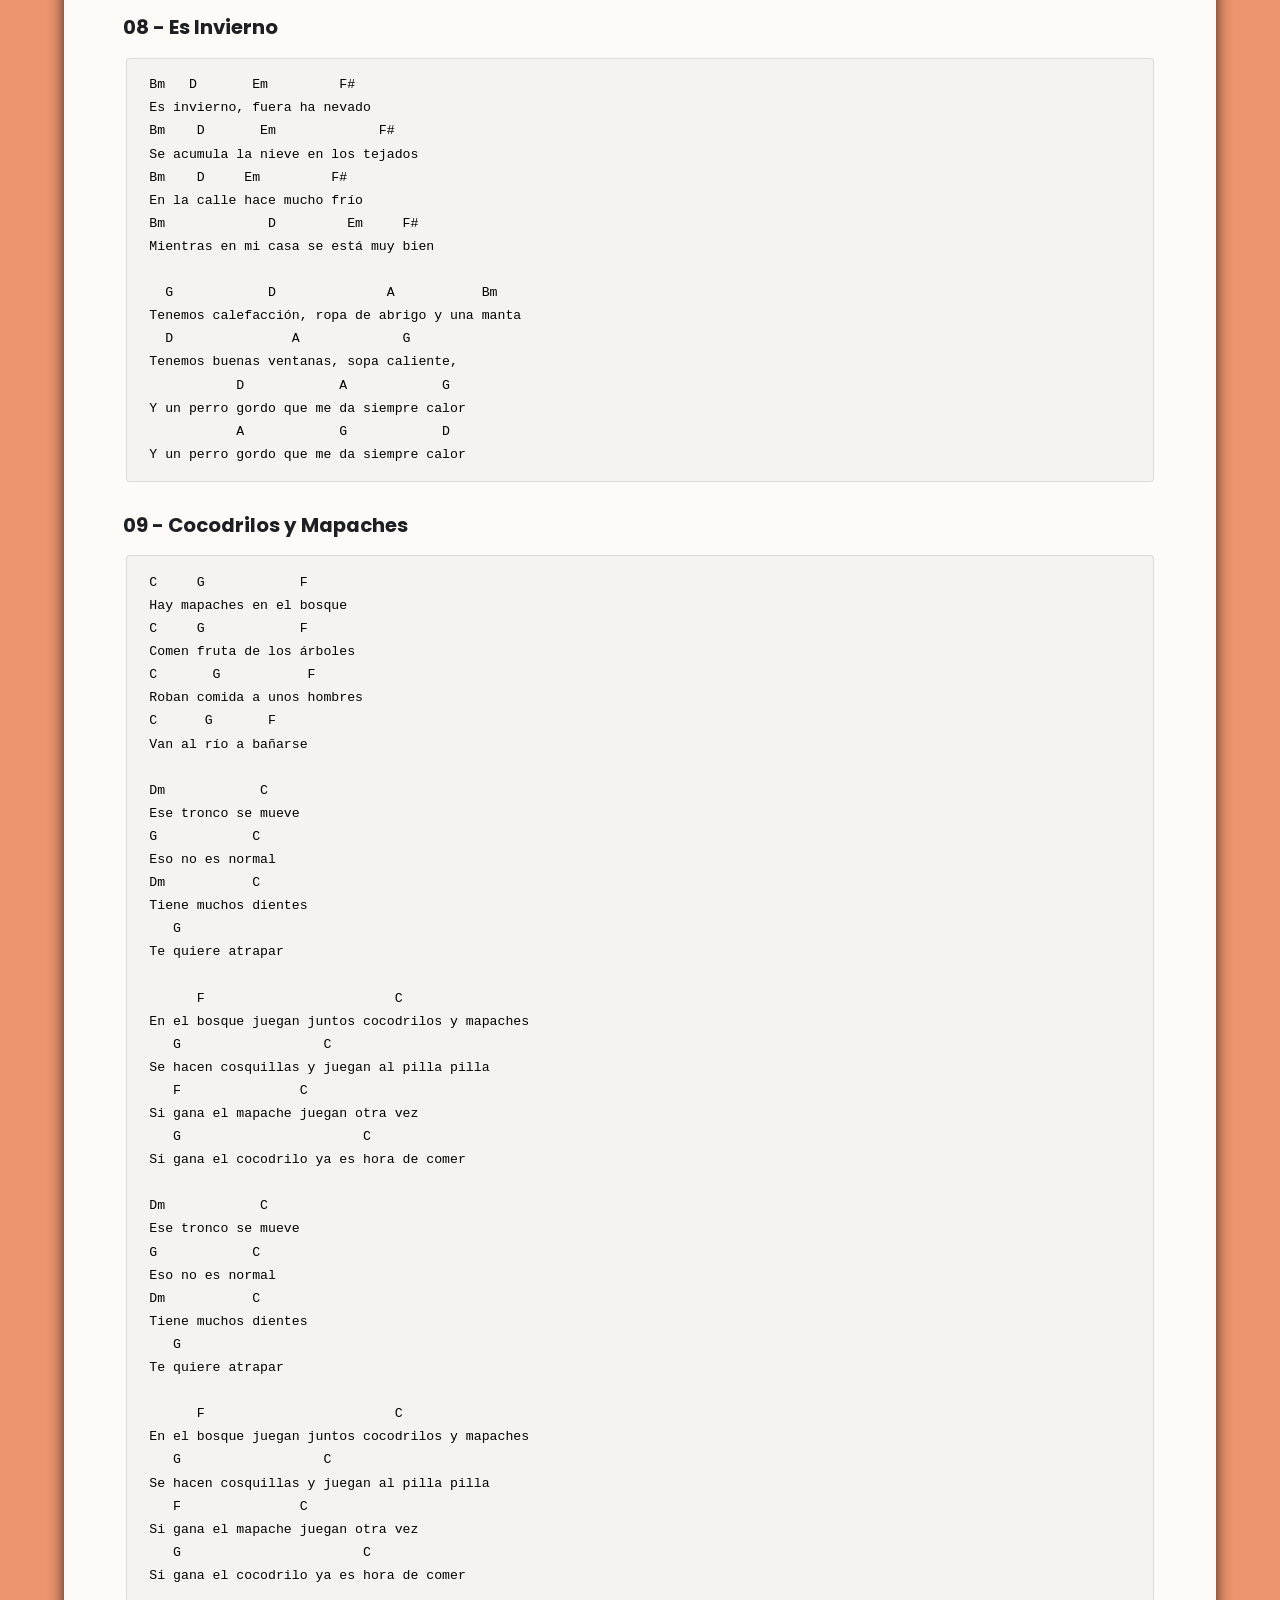
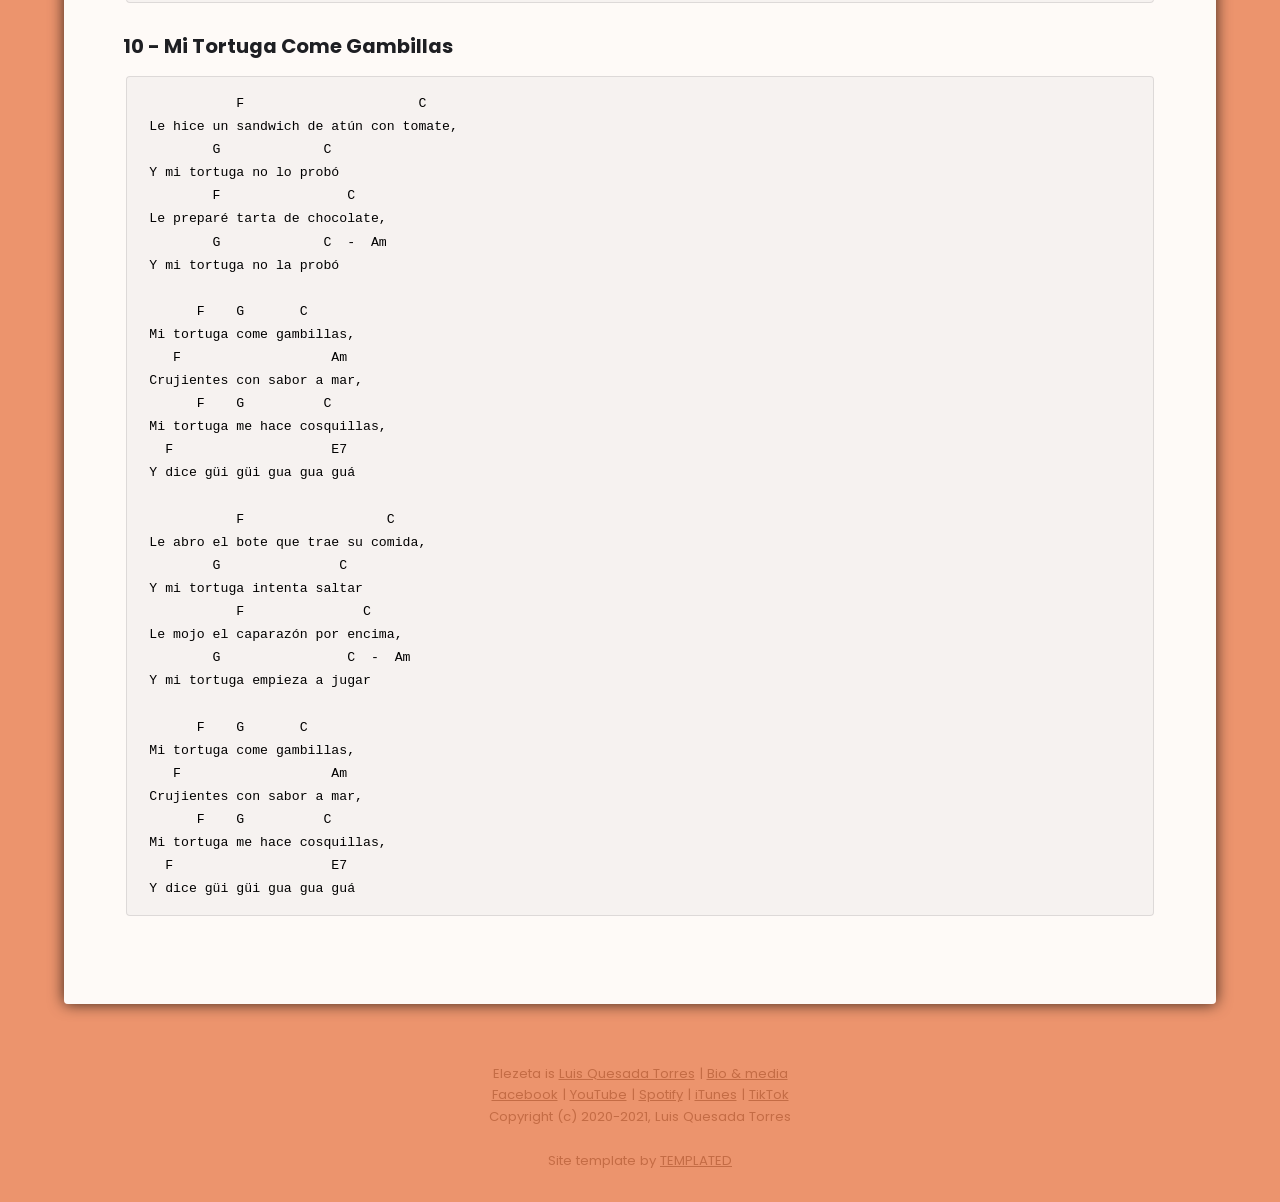
<file: cocodrilos-y-mapaches/index.html>
<!DOCTYPE HTML>
<!--
	Caminar by TEMPLATED
	templated.co @templatedco
	Released for free under the Creative Commons Attribution 3.0 license (templated.co/license)
-->
<html lang="es">
	<head>
		<title>Elezeta - Cocodrilos y Mapaches</title>
		<meta charset="utf-8" />
		<meta name="viewport" content="width=device-width, initial-scale=1" />
                <meta property="og:url" content="https://elezeta.com/cocodrilos-y-mapaches/">
                <meta property="og:type" content="website">
                <meta property="og:title" content="Elezeta - Cocodrilos y Mapaches">
                <meta property="og:site_name" content="Elezeta">
                <meta property="og:description" content="Un proyecto musical tonto patrocinado por el aburrimiento de la pandemia de 2020.">
                <meta property="og:locale" content="es_ES">
                <meta property="og:image" content="http://elezeta.com/cocodrilos-y-mapaches/cardpic.png">
                <meta property="og:image:secure_url" content="https://elezeta.com/cocodrilos-y-mapaches/cardpic.png">
                <meta property="og:image:width" content="3000">
                <meta property="og:image:height" content="1575">
                <meta property="og:image:type" content="image/png">
                <meta property="og:image:alt" content="Un cocodrilo y un mapache saludando.">
                <meta name="twitter:image:alt" content="Un cocodrilo y un mapache saludando.">
                <meta name="twitter:card" content="summary_large_image">
		<link rel="stylesheet" href="main.css" />
		<link rel="stylesheet" href="plyr.css" />
		<link rel="stylesheet" href="player.css" />
		<link rel="icon" type="image/png" href="favicon.png">
	</head>
	<body>
<div class="home"><a href="/">⌂</a></div>

		<!-- Header -->
			<header id="header">
				<div class="logo">Cocodrilos y Mapaches<span>Elezeta</span></div>
			</header>

		<!-- Main -->
			<section id="main">
				<div class="inner">

				<!-- One -->
					<section id="one" class="wrapper style1 table">

						<div class="content">
							<div class="row">
								<div class="cell">
									<img src="picture.jpg" class="image space" alt=""/>
								</div><div class="cell">
									<p>¡Hola!</p>
									<p><i>Cocodrilos y Mapaches</i> es un proyecto musical tonto patrocinado por el aburrimiento de la pandemia de 2020, dirigido a un p&uacute;blico inexistente, poco exigente o infantil.</p>
									<p>Un &aacute;lbum con diez canciones que ha servido como experimento para aprender a componer, grabar, editar y mezclar m&uacute;sica, dise&ntilde;ar la car&aacute;tula y masterizar, publicar y distribuir un disco.
									<p>Tambi&eacute;n puedes escuchar la versi&oacute;n karaoke <a href="../cocodrilos-y-mapaches-karaoke">aqu&iacute;</a>.</p>
									<p>Si te gusta la m&uacute;sica que hago, puedes seguirme o contactarme a trav&eacute;s de <a href="https://www.facebook.com/elezetamusic">mi p&aacute;gina de Facebook</a>.</p>
									<p>¡Gracias!<br/><br/>
									Elezeta</p>
								</div>
							</div>
						</div>
					</section>

				<!-- Two -->
					<section id="two" class="wrapper style2">
						<header>
							<h2>Escuchar el disco</h2>
						</header>
						<div class="content">
<div class="containnr">
    <div class="column add-bottom">
        <div id="mainwrap">
            <div id="nowPlay">
                <span id="npAction">En pausa...</span><span id="npTitle"></span>
            </div>
            <div id="audiowrap">
                <div id="audio0">
                    <audio id="audio1" preload controls>Your browser does not support HTML5 Audio! 😢</audio>
                </div>
                <div id="tracks">
                    <a id="btnPrev">&vltri;</a><a id="btnNext">&vrtri;</a>
                </div>
            </div>
            <div id="plwrap">
                <ul id="plList"></ul>
            </div>
        </div>
    </div>
    <div class="column add-bottom center">
    </div>
</div>

<hr>
    <div style="margin-bottom: 60px">
    </div>
	<div class="row">
		<div class="cell">
			<img src="cdshoot.jpg" class="cdshoot" alt="Fotograf&iacute;a del disco"/>
			<br/>
		</div>
		<div class="cell">
			Puedes descargar el disco gratis:<ul class="margin">
				<li><a href="https://github.com/elezetamusic/elezetamusic.github.io/releases/download/cocodrilos-y-mapaches/Elezeta.-.Cocodrilos.y.Mapaches.mp3.zip"><i>Cocodrilos y Mapaches</i> (MP3)</a> - 35 MB</li>
				<li><a href="https://github.com/elezetamusic/elezetamusic.github.io/releases/download/cocodrilos-y-mapaches/Elezeta.-.Cocodrilos.y.Mapaches.flac.zip"><i>Cocodrilos y Mapaches</i> (FLAC)</a> - 78 MB</li>
			</ul>
			<br/>

			Tambi&eacute;n puedes escuchar el disco en:<ul class="margin">
				<li><a href="https://www.youtube.com/watch?v=hPGRr5995Q4&list=OLAK5uy_mhSF-_BU8fORXorxAX383tF_KINO8imks">YouTube</a></li>
				<li><a href="https://open.spotify.com/album/17dQOucrbNodTAo0GM1ea8">Spotify</a></li>
				<li><a href="https://music.apple.com/us/album/cocodrilos-y-mapaches/1515137463">iTunes</a></li>
			</ul>
			<br/>

			Por &uacute;ltimo, puedes comprar una copia f&iacute;sica del disco en:<ul class="margin">
				<li><a href="https://wall.cdclick-europe.com/projects/cocodrilosymapaches">CDClick</a></li>
			</ul>
		</div>
	</div>
</div>
</section>

				<!-- Three -->
					<section id="three" class="wrapper style1">
						<div class="content">
                                                <header class="special">
                                                        <h2>Letras y acordes</h2>
                                                </header>
<h3 tabindex="0">01 - Vamos al Cole</h3>
<pre><code>G     D     C         Em
Tengo frío, ponme el abrigo
G        D            Em
Trae los guantes para mí
G    D    C           Em
Pónmelos, uno en cada mano
G      D           Em
Quiero ir al cole así

C              D            G
Me lo paso muy bien en mi carrito
C           D            Em
Todas las mañanas voy en él
C            D                G
Corre, papi, corre, que no llegamos
              D
Son las nueve menos diez
C            D           G
Corre, papi, corre, otra vez
</code></pre>

<h3 tabindex="0">02 - La Tirita</h3>
<pre><code>Bm    D                Em           Bm
En el cole me he hecho daño y he llorado
Bm      D         F#    F#
No ha venido mi papa
Bm      D    F#     F#
Me ha salido sangre
Bm             Em   F#
  ¿Qué puedo hacer ahora?

     D                 F#         G
Ayudame, y ponme una tirita en el dedo
            A
  Que yo no puedo
     D                 F#         G
Ayudame, y ponme una tirita en el dedo
               A         D
Así no me hago daño al jugar
</code></pre>

<h3 tabindex="0">03 - Anoche No Me Dormía</h3>
<pre><code>D     A     G
Tengo mucho sueño
Bm                A                  G
Se me cierran los ojos y me estoy durmiendo
 D    A    G
Apoyo la cabeza
Bm           A          G
Recostada de lado en la mesa

 Bm D           E
Anoche no me dormía, estuve jugando
Bm         G            D
Con unos peluches en la cama,
   E
Saltando y gritando
 Bm D           E
Anoche no me dormía, estuve cantando
Bm            G              E    D
Las canciones que me escribe mi papá

  Bm            D          A          G
Para esta noche ya he aprendido la lección
    Bm            D             A       
Hoy tengo que acostarme un poco antes...
_ 
¡Que no!

 Bm D           E
Anoche no me dormía, estuve jugando
Bm         G            D
Con unos peluches en la cama,
   E
Saltando y gritando
 Bm D           E
Anoche no me dormía, estuve cantando
Bm            G              E
Las canciones que me escribe mi papá
</code></pre>

<h3 tabindex="0">04 - Patatas Fritas</h3>
<pre><code>               E               A
Voy a un restaurante, voy a la feria
            B            E
Voy al mercadillo de navidad
              E            C#m
Tienen muchas cosas para comer
         A                B
Pero hay una que me gusta más

        E           F#m7        B7  B
Patatas fritas, con salsa o sin salsa
        E           F#m7       B
Patatas fritas, con mano o tenedor

F#m7      B7             C#m         E
Déjate de carne, huevos fritos y verdura
A                         B7
Que yo sé lo que quiero comer

        E           F#m7        B7  B
Patatas fritas, con salsa o sin salsa
        E           F#m7       B
Patatas fritas, con mano o tenedor

        E           F#m7        B7  B
Patatas fritas, con salsa o sin salsa
        E           F#m7       B
Patatas fritas, con mano o tenedor
</code></pre>

<h3 tabindex="0">05 - El Avión</h3>
<pre><code>   C           G         F               C
Si quiero ir a Madrid, a Granada o a Almería
C           G           F           C
No me voy andando, tardaría todo el día
C            G            F         C
No me voy en bici, que no tengo todavía
C            F           Am         E
No me voy en taxi, no me voy en tranvía

    C    G             F
El avión vuela por las nubes
    C    G             F
El avión vuela como el sol
    C              G            F
El avión mueve sus alas como un pájaro
    C       E             Am
El avión me lleva de excursión

    C          G            F
El avión va saltando por el bosque
    C           G           F
El avión va escalando la montaña
    C         G            F
El avión va nadando por el río
    C            E               Am
El avión echa el ancla en la estación
</code></pre>

<h3 tabindex="0">06 - Dinoviembre</h3>
<pre><code>Em
¿Qué es eso
G
Que se oye?
D                         Em
Algo se ha movido en el salón

Em
Por la noche
G
Cobran vida
D                          Em
Trepan por la silla y el sillón

G                 D
Buscan dónde esconderse
                   F#
Hasta que salga el sol
       G                            D
En Dinoviembre los dinosaurios de juguete
                 F#      G
Se esconden para ti

         D
Y cuando te despiertes
F#                          G
Busca en los rincones del salón
    G                       D
Dinosaurio, ¿dónde te has metido?
           F#                  D
Asoma la cabeza, y dejate encontrar
       _
¡Ahí estás!
</code></pre>

<h3 tabindex="0">07 - Despierto</h3>
<pre><code>C             Am
Amanece en la ciudad
 Dm          G
Aún estoy durmiendo
C                Em
Desde mi cama se oye
    Dm            G
Que fuera está lloviendo

F                   G
No, no enciendas la luz
      C             F
Por favor quiero dormir
F          G
Ven y túmbate
C
Junto a mí

C          Am
La cortina deja pasar
Dm           G
Un rayito de sol
C           Em
Sube por mi cama
      Dm         G
Me ha dado en la cara

F               G
Y me estiro con ganas
     C             F
Al salón me quiero ir
     F          G
¿Qué hay de desayuno
     C
Para mí?

   F          F           C
Despierto, despierto cada día
   F                    G
Si no me despertara, al cole no iría
   F          F           C
Despierto, despierto cada día
   F                    G
Si no me despertara, al cole no iría
     C
Y me gusta
</code></pre>

<h3 tabindex="0">08 - Es Invierno</h3>
<pre><code>Bm   D       Em         F#
Es invierno, fuera ha nevado
Bm    D       Em             F#
Se acumula la nieve en los tejados
Bm    D     Em         F#
En la calle hace mucho frío
Bm             D         Em     F#
Mientras en mi casa se está muy bien

  G            D              A           Bm
Tenemos calefacción, ropa de abrigo y una manta
  D               A             G
Tenemos buenas ventanas, sopa caliente,
           D            A            G
Y un perro gordo que me da siempre calor
           A            G            D
Y un perro gordo que me da siempre calor
</code></pre>

<h3 tabindex="0">09 - Cocodrilos y Mapaches</h3>
<pre><code>C     G            F
Hay mapaches en el bosque
C     G            F
Comen fruta de los árboles
C       G           F
Roban comida a unos hombres
C      G       F
Van al río a bañarse

Dm            C
Ese tronco se mueve
G            C
Eso no es normal
Dm           C
Tiene muchos dientes
   G
Te quiere atrapar

      F                        C
En el bosque juegan juntos cocodrilos y mapaches
   G                  C
Se hacen cosquillas y juegan al pilla pilla
   F               C
Si gana el mapache juegan otra vez
   G                       C
Si gana el cocodrilo ya es hora de comer

Dm            C
Ese tronco se mueve
G            C
Eso no es normal
Dm           C
Tiene muchos dientes
   G
Te quiere atrapar

      F                        C
En el bosque juegan juntos cocodrilos y mapaches
   G                  C
Se hacen cosquillas y juegan al pilla pilla
   F               C
Si gana el mapache juegan otra vez
   G                       C
Si gana el cocodrilo ya es hora de comer
</code></pre>

<h3 tabindex="0">10 - Mi Tortuga Come Gambillas</h3>
<pre><code>           F                      C
Le hice un sandwich de atún con tomate,
        G             C
Y mi tortuga no lo probó
        F                C
Le preparé tarta de chocolate,
        G             C  -  Am
Y mi tortuga no la probó

      F    G       C
Mi tortuga come gambillas,
   F                   Am
Crujientes con sabor a mar,
      F    G          C
Mi tortuga me hace cosquillas,
  F                    E7
Y dice güi güi gua gua guá

           F                  C
Le abro el bote que trae su comida,
        G               C
Y mi tortuga intenta saltar
           F               C
Le mojo el caparazón por encima,
        G                C  -  Am
Y mi tortuga empieza a jugar

      F    G       C
Mi tortuga come gambillas,
   F                   Am
Crujientes con sabor a mar,
      F    G          C
Mi tortuga me hace cosquillas,
  F                    E7
Y dice güi güi gua gua guá
</code></pre>
						</div>
					</section>

				</div>
			</section>

		<!-- Footer -->
                                        <footer id="footer">
                                        <div class="copyright" tabindex="-1">
                                        Elezeta is <a href="https://luisquesada.com" tabindex="-1">Luis Quesada Torres</a> | <a href="/about.html">Bio & media</a><br/>
<a href="https://www.facebook.com/elezetamusic">Facebook</a> | <a href="https://www.youtube.com/elezetamusic">YouTube</a> | <a href="https://open.spotify.com/artist/3RPEdOJGGdk3kOnmVq3dgX">Spotify</a> | <a href="https://itunes.apple.com/us/artist/1515136719">iTunes</a> | <a href="https://tiktok.com/@elezetamusic">TikTok</a><br/>
Copyright (c) 2020-2021, Luis Quesada Torres<br/><br/>
Site template by <a href="https://templated.co" tabindex="-1">TEMPLATED</a>
                                        </div>
                                        </footer>

		<!-- Scripts -->
			<script src="jquery.min.js"></script>
			<script src="jquery.poptrox.min.js"></script>
			<script src="skel.min.js"></script>
			<script src="util.js"></script>
			<script src="main.js"></script>
			<script src="plyr.min.js"></script>
			<script src="player.js"></script>

	</body>
</html>
</file>
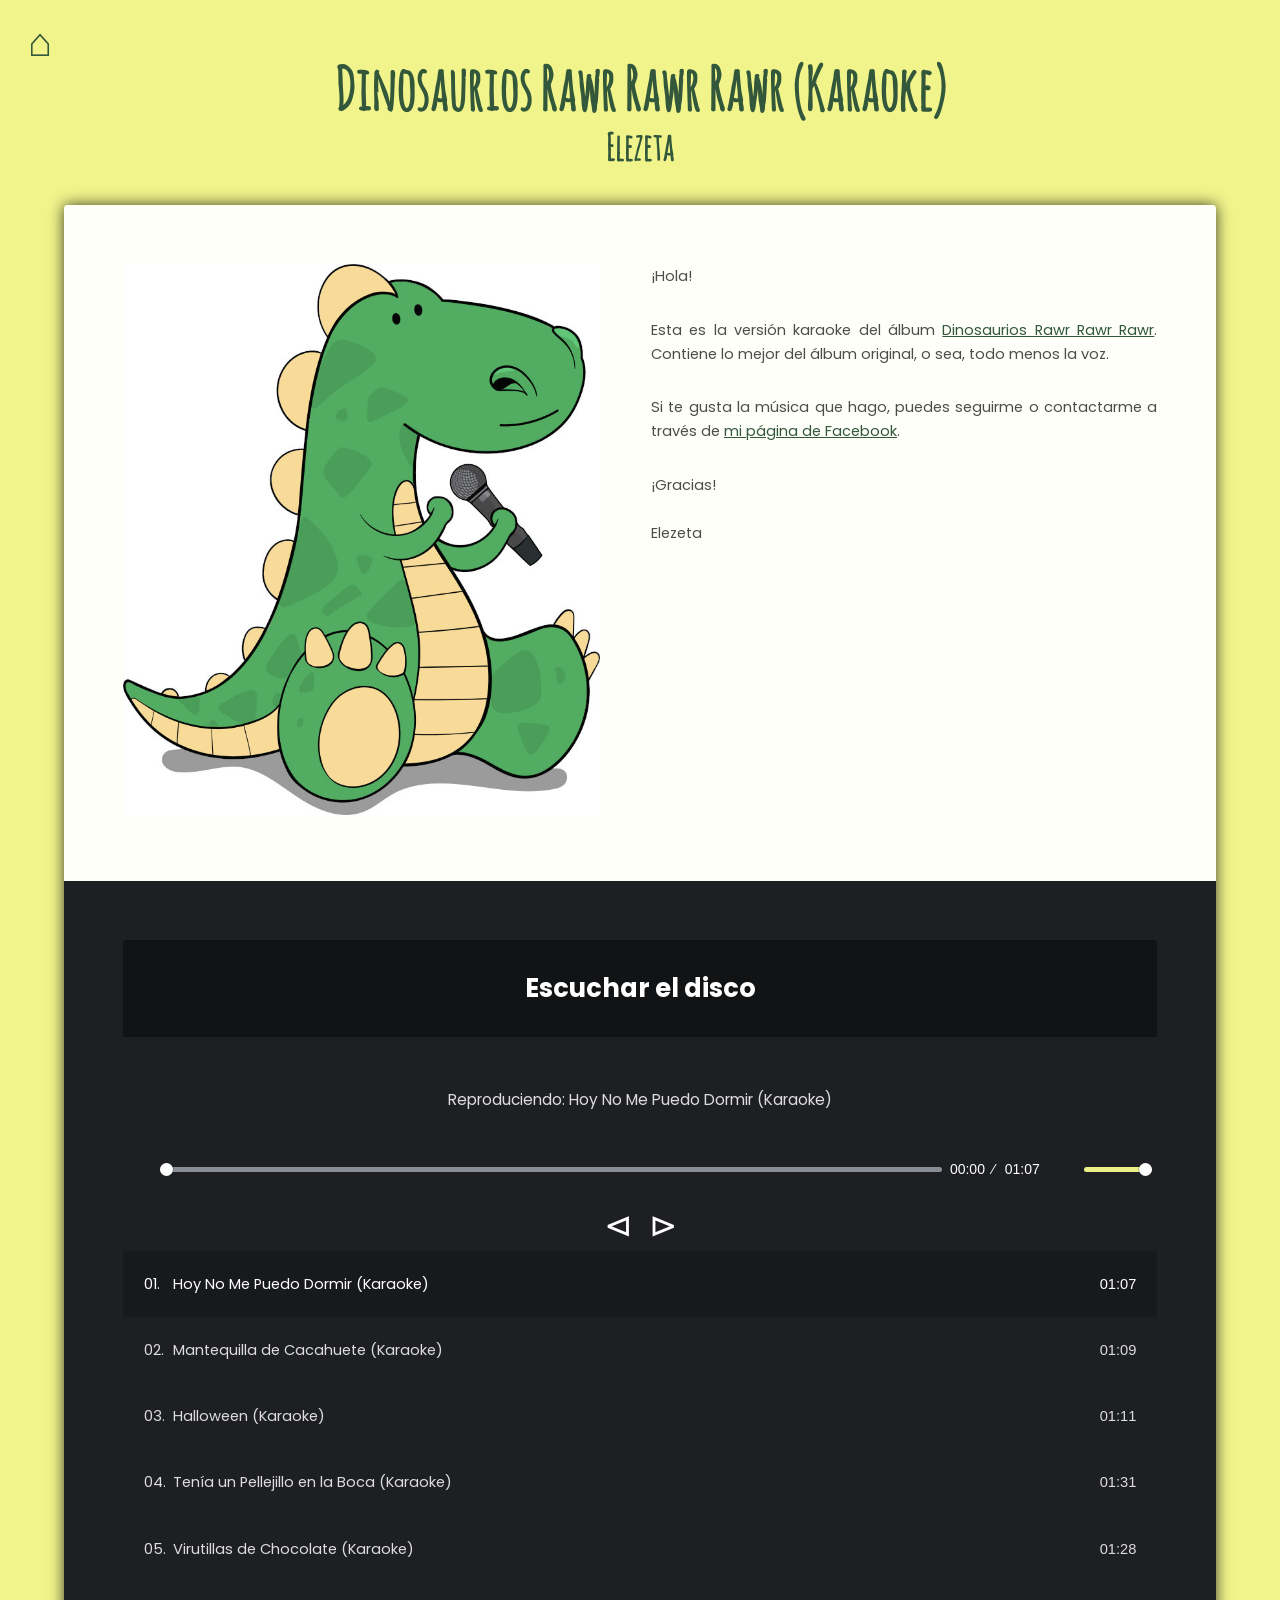
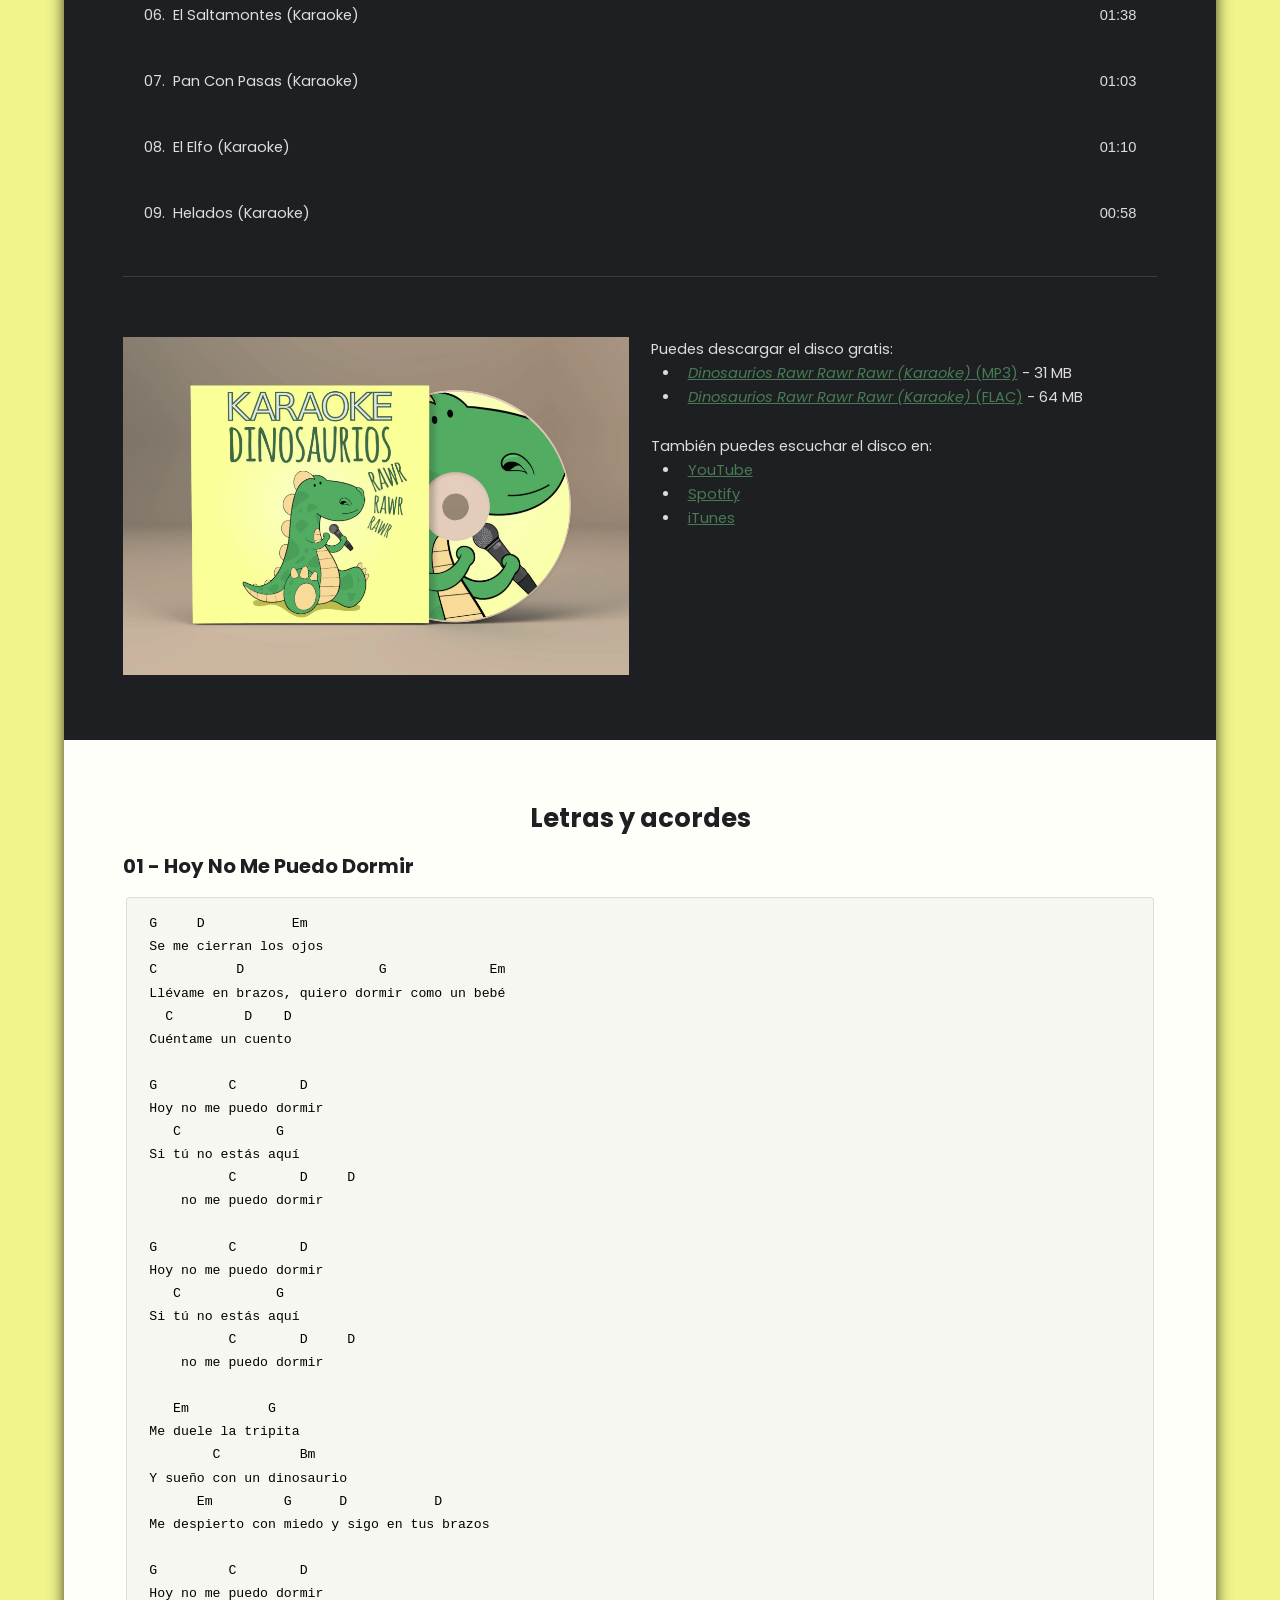
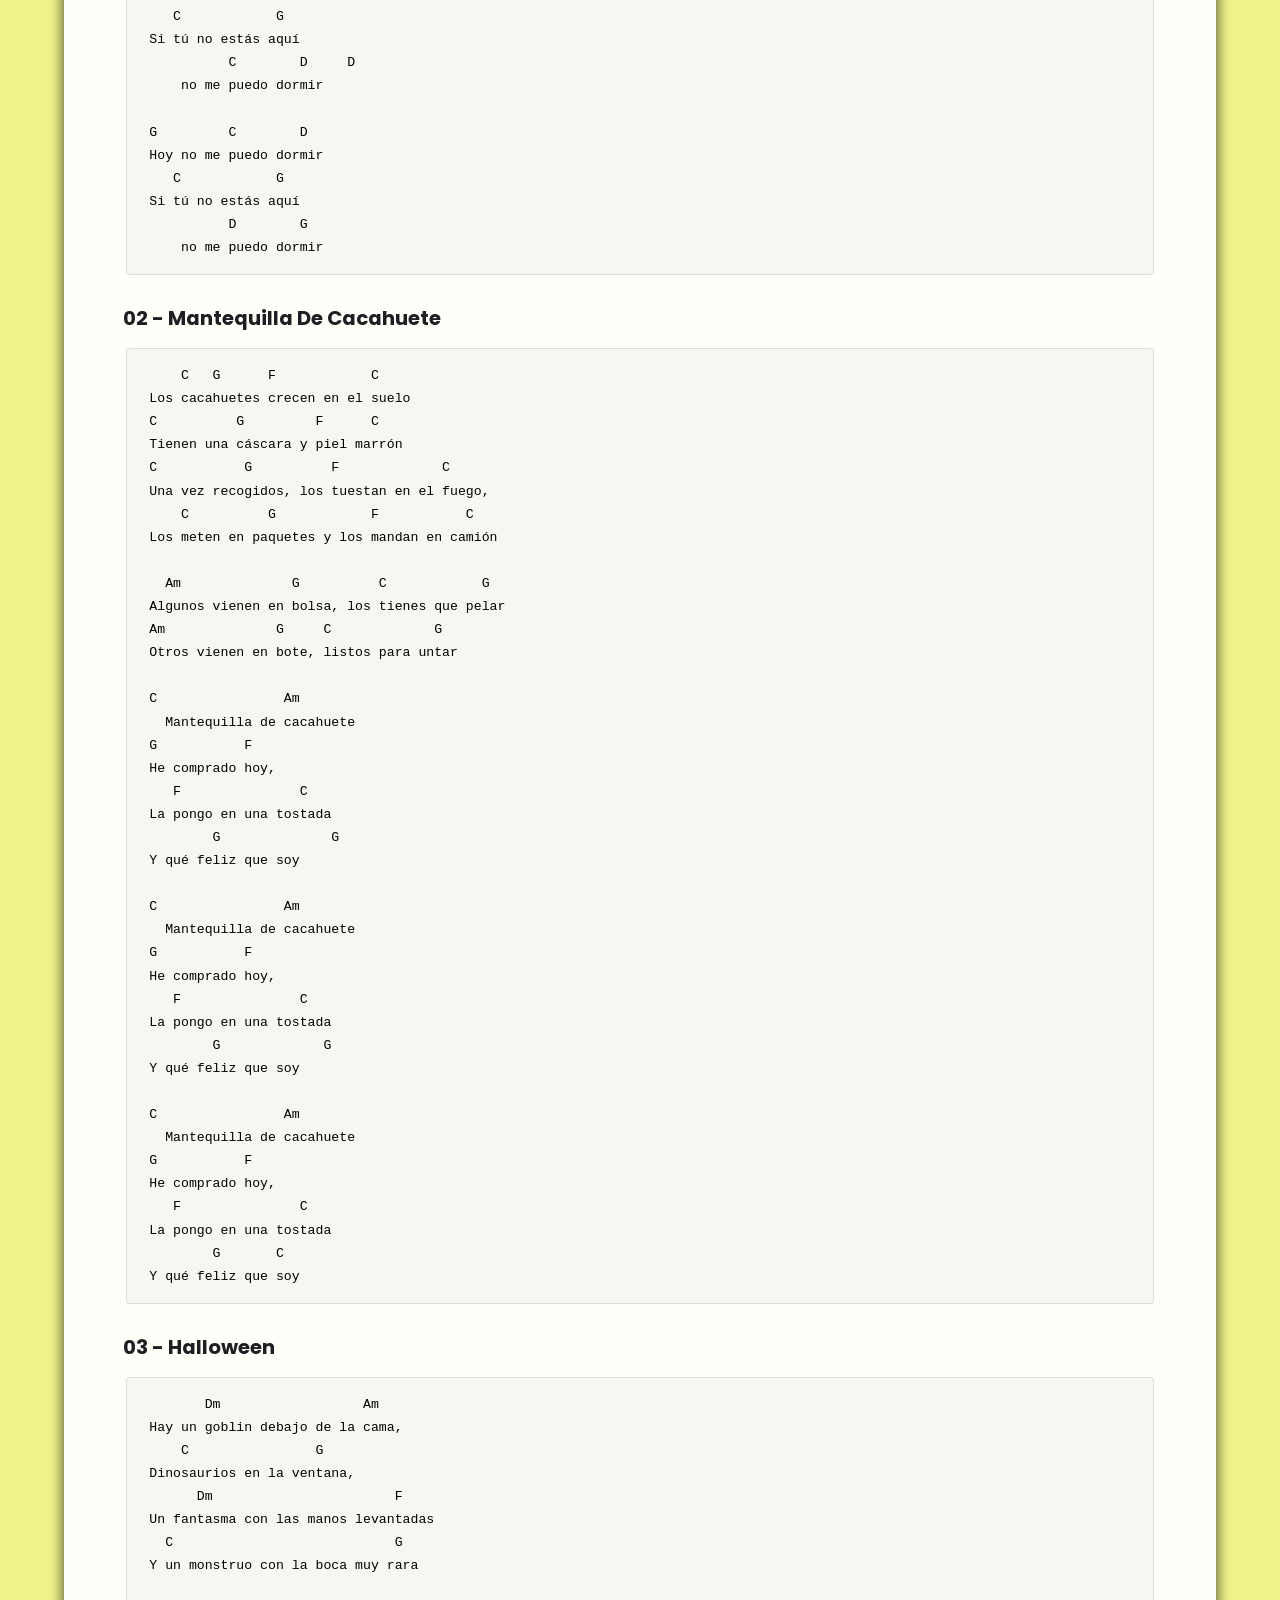
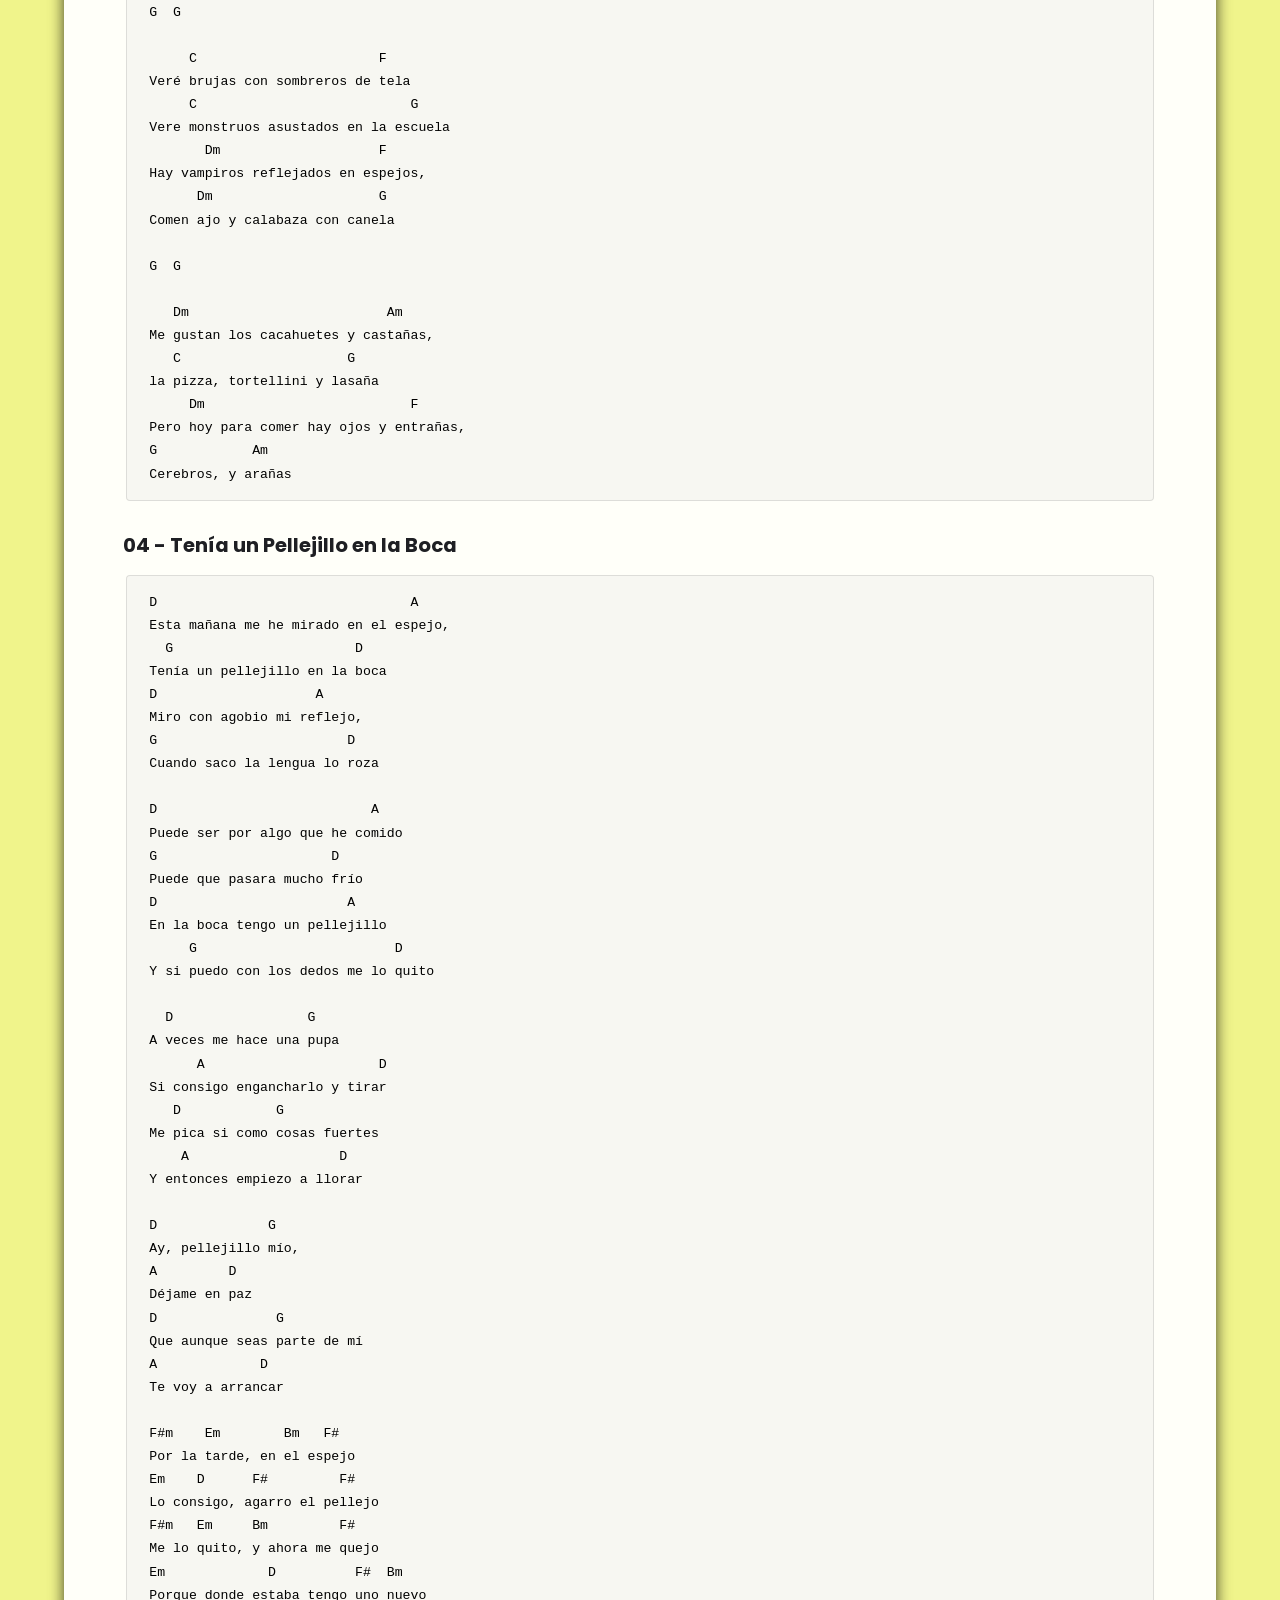
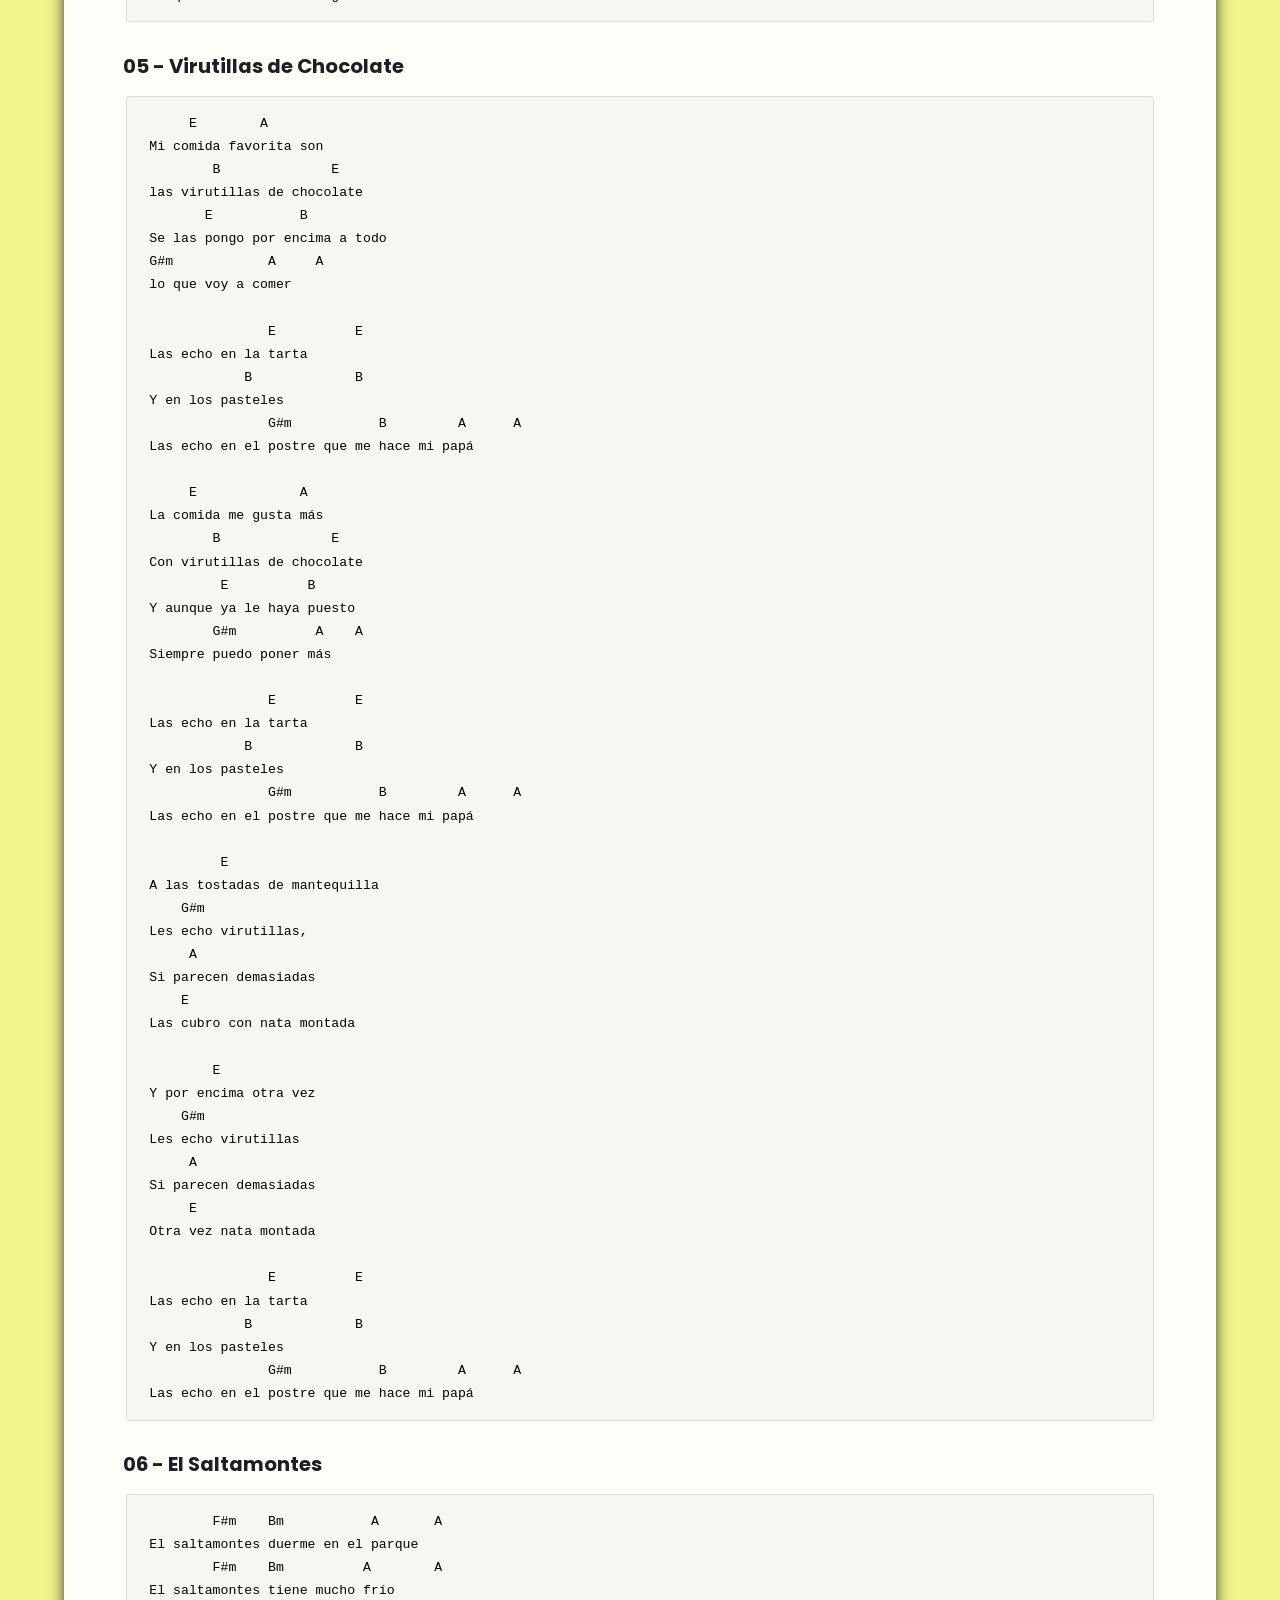
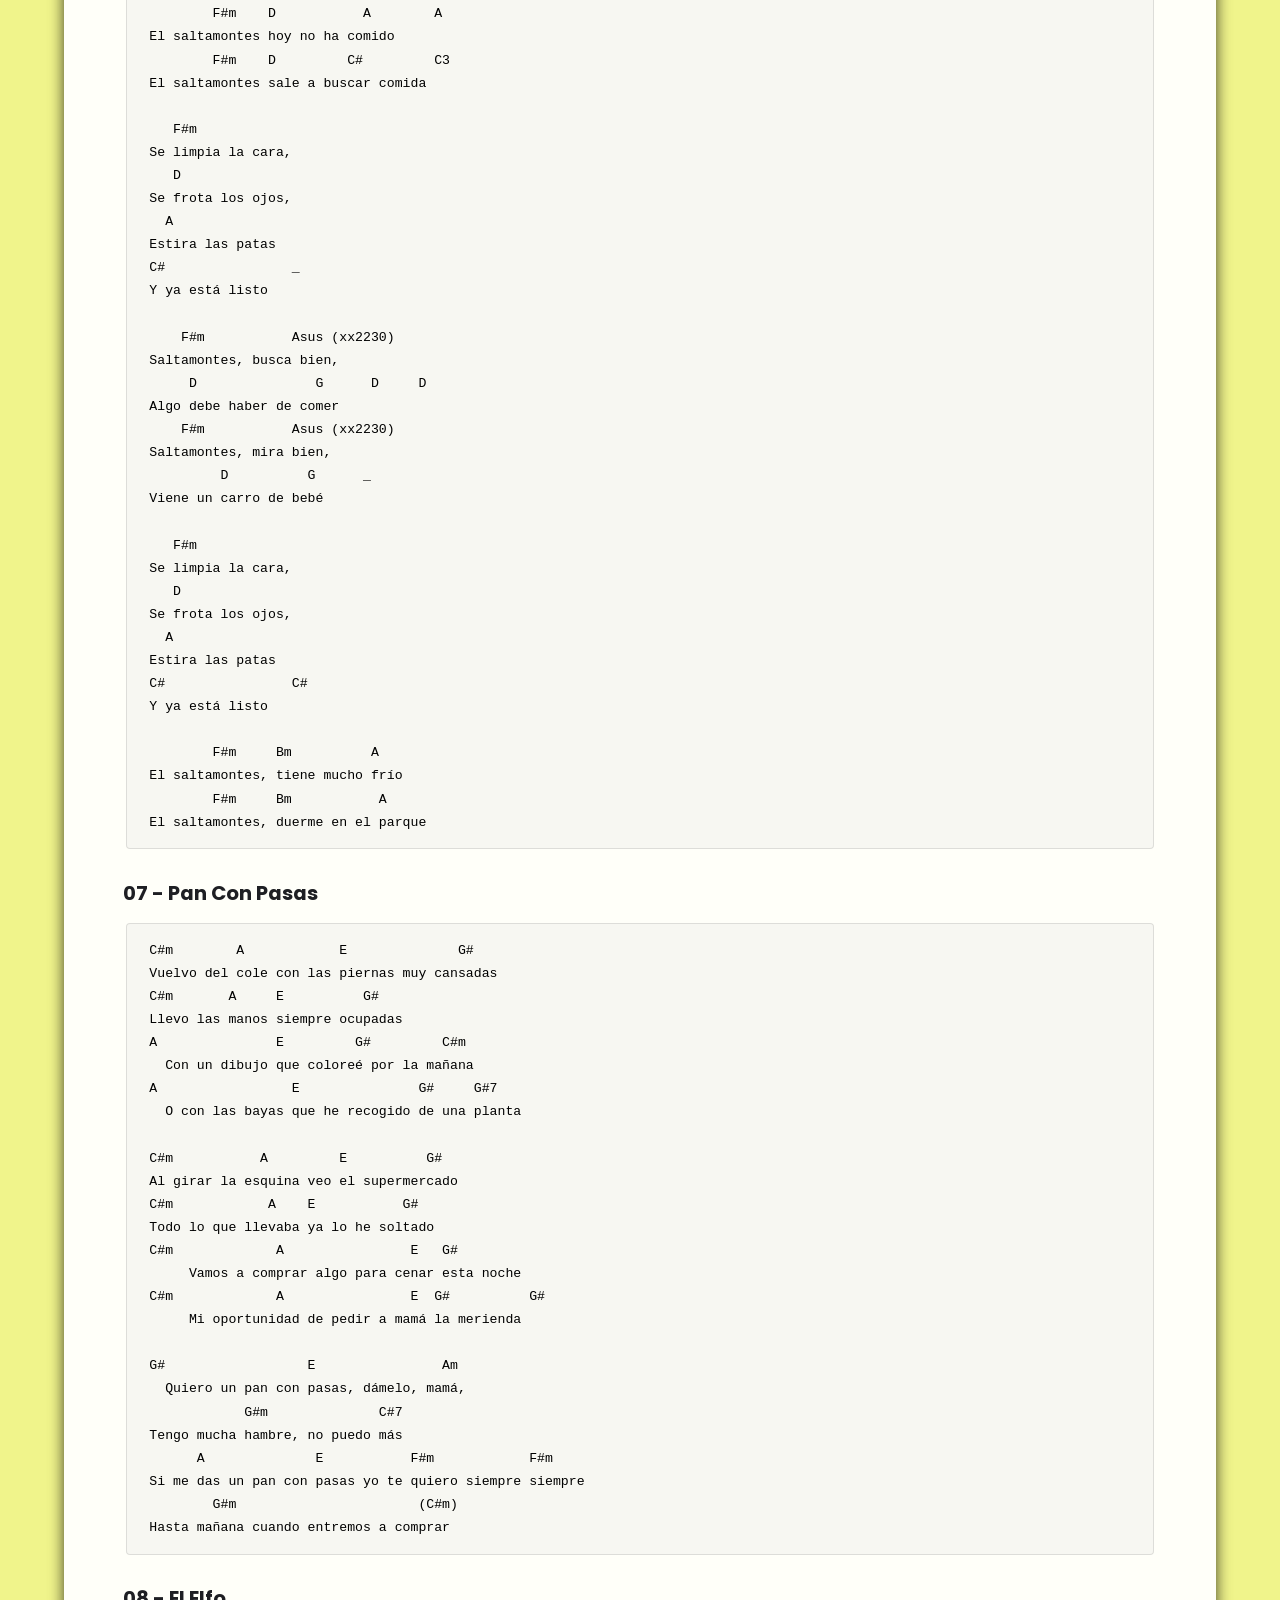
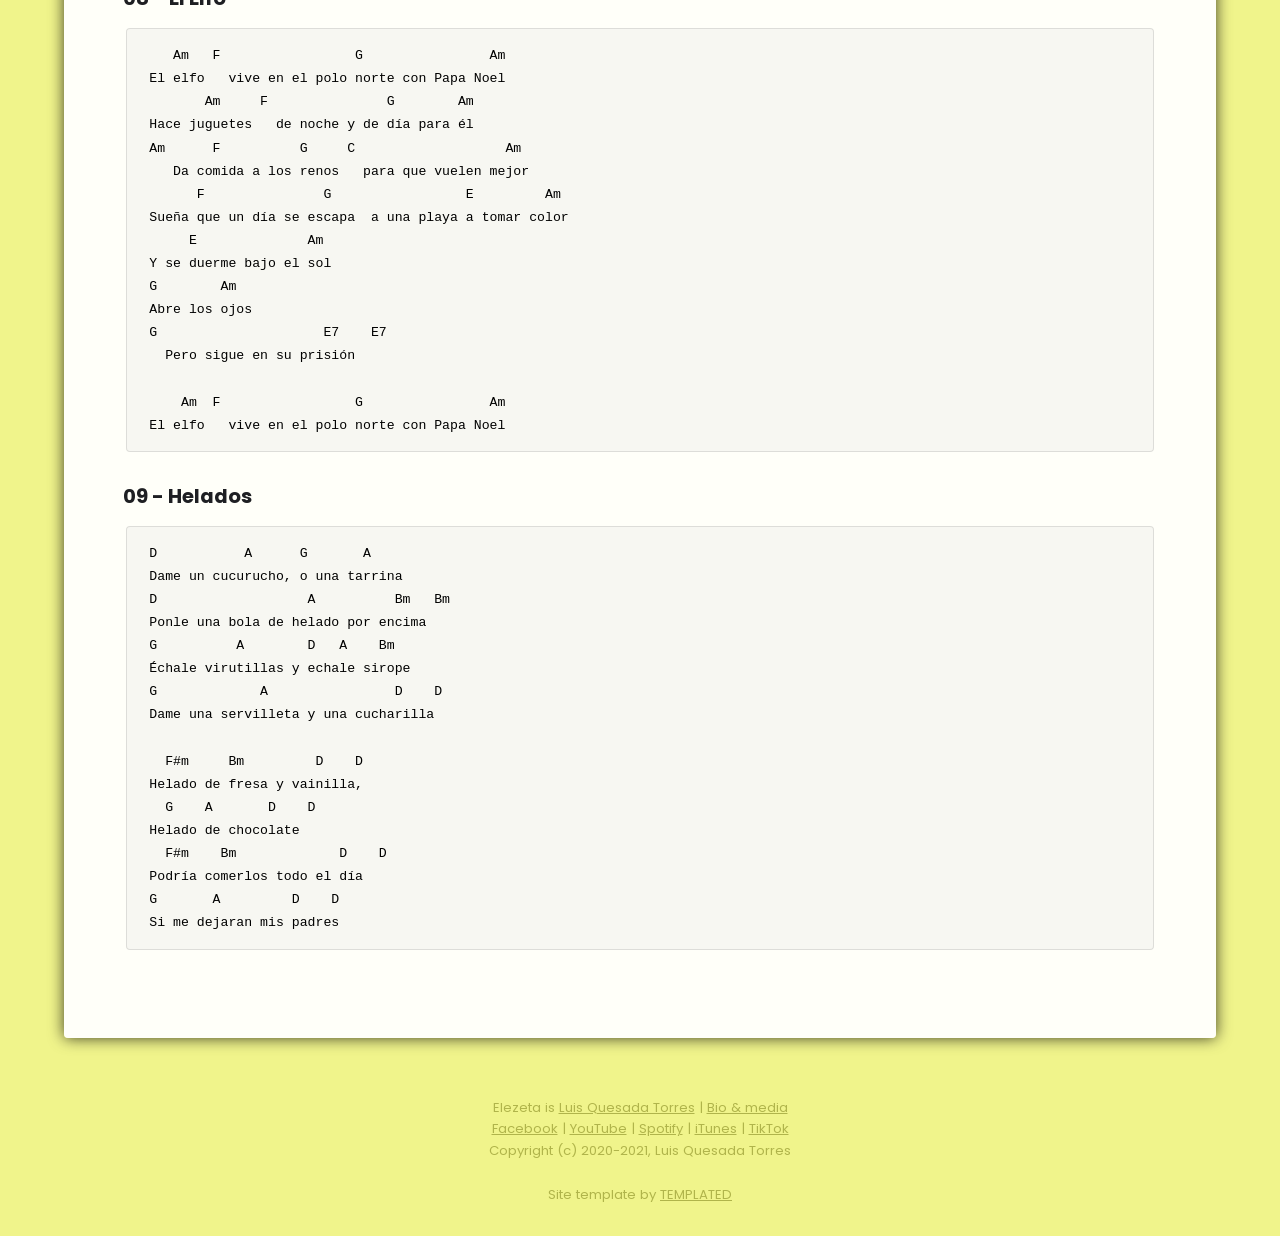
<file: dinosaurios-rawr-rawr-rawr-karaoke/index.html>
<!DOCTYPE HTML>
<!--
	Caminar by TEMPLATED
	templated.co @templatedco
	Released for free under the Creative Commons Attribution 3.0 license (templated.co/license)
-->
<html lang="es">
	<head>
		<title>Elezeta - Dinosaurios Rawr Rawr Rawr (Karaoke)</title>
		<meta charset="utf-8" />
		<meta name="viewport" content="width=device-width, initial-scale=1" />
                <meta property="og:url" content="https://elezeta.com/dinosaurios-rawr-rawr-rawr-karaoke/">
                <meta property="og:type" content="website">
                <meta property="og:title" content="Elezeta - Dinosaurios Rawr Rawr Rawr (Karaoke)">
                <meta property="og:site_name" content="Elezeta">
                <meta property="og:description" content="La versi&oacute;n karaoke del &aacute;lbum Dinosaurios Rawr Rawr Rawr.">
                <meta property="og:locale" content="es_ES">
                <meta property="og:image" content="http://elezeta.com/dinosaurios-rawr-rawr-rawr-karaoke/cardpic.png">
                <meta property="og:image:secure_url" content="https://elezeta.com/dinosaurios-rawr-rawr-rawr-karaoke/cardpic.png">
                <meta property="og:image:width" content="3000">
                <meta property="og:image:height" content="1575">
                <meta property="og:image:type" content="image/png">
                <meta property="og:image:alt" content="Un dinosaurio cantando con un micr&oacute;fono.">
                <meta name="twitter:image:alt" content="Un dinosaurio cantando con un micr&oacute;fono.">
                <meta name="twitter:card" content="summary_large_image">
		<link rel="stylesheet" href="main.css" />
		<link rel="stylesheet" href="plyr.css" />
		<link rel="stylesheet" href="player.css" />
		<link rel="icon" type="image/png" href="favicon.png">
	</head>
	<body>
<div class="home"><a href="/">⌂</a></div>

		<!-- Header -->
			<header id="header">
				<div class="logo">Dinosaurios Rawr Rawr Rawr (Karaoke)<span>Elezeta</span></div>
			</header>

		<!-- Main -->
			<section id="main">
				<div class="inner">

				<!-- One -->
					<section id="one" class="wrapper style1 table">

						<div class="content">
							<div class="row">
								<div class="cell">
									<img src="picture.jpg" class="image space" alt=""/>
								</div><div class="cell">
									<p>¡Hola!</p>
                                                                        <p>Esta es la versi&oacute;n karaoke del &aacute;lbum <a href ="../dinosaurios-rawr-rawr-rawr">Dinosaurios Rawr Rawr Rawr</a>. Contiene lo mejor del &aacute;lbum original, o sea, todo menos la voz.</p>
                                                                        <p>Si te gusta la m&uacute;sica que hago, puedes seguirme o contactarme a trav&eacute;s de <a href="https://www.facebook.com/elezetamusic">mi p&aacute;gina de Facebook</a>.</p>
                                                                        <p>¡Gracias!<br/><br/>
                                                                        Elezeta</p>
								</div>
							</div>
						</div>
					</section>

				<!-- Two -->
					<section id="two" class="wrapper style2">
						<header>
							<h2>Escuchar el disco</h2>
						</header>
						<div class="content">
<div class="containnr">
    <div class="column add-bottom">
        <div id="mainwrap">
            <div id="nowPlay">
                <span id="npAction">En pausa...</span><span id="npTitle"></span>
            </div>
            <div id="audiowrap">
                <div id="audio0">
                    <audio id="audio1" preload controls>Your browser does not support HTML5 Audio! 😢</audio>
                </div>
                <div id="tracks">
                    <a id="btnPrev">&vltri;</a><a id="btnNext">&vrtri;</a>
                </div>
            </div>
            <div id="plwrap">
                <ul id="plList"></ul>
            </div>
        </div>
    </div>
    <div class="column add-bottom center">
    </div>
</div>

<hr>
    <div style="margin-bottom: 60px">
    </div>
	<div class="row">
		<div class="cell">
			<img src="cdshoot.jpg" class="cdshoot" alt="Fotograf&iacute;a del disco"/>
			<br/>
		</div>
		<div class="cell">
			Puedes descargar el disco gratis:<ul class="margin">
				<li><a href="https://github.com/elezetamusic/elezetamusic.github.io/releases/download/dinosaurios-rawr-rawr-rawr-karaoke/Elezeta.-.Dinosaurios.Rawr.Rawr.Rawr.Karaoke.mp3.zip"><i>Dinosaurios Rawr Rawr Rawr (Karaoke)</i> (MP3)</a> - 31 MB</li>
				<li><a href="https://github.com/elezetamusic/elezetamusic.github.io/releases/download/dinosaurios-rawr-rawr-rawr-karaoke/Elezeta.-.Dinosaurios.Rawr.Rawr.Rawr.Karaoke.flac.zip"><i>Dinosaurios Rawr Rawr Rawr (Karaoke)</i> (FLAC)</a> - 64 MB</li>
			</ul>
			<br/>

			Tambi&eacute;n puedes escuchar el disco en:<ul class="margin">
				<li><a href="https://www.youtube.com/watch?v=uF6hsCL9uUo&list=OLAK5uy_npauvjv158iORvSR0fHRTWqOFxYYBu6Qc">YouTube</a></li>
				<li><a href="https://open.spotify.com/album/5TgaDLzdw5gdWv7Tr3LehV?si=5yUFdv6VSu-80mhcsbftRw">Spotify</a></li>
				<li><a href="https://music.apple.com/us/album/dinosaurios-rawr-rawr-rawr-karaoke/1541103516">iTunes</a></li>
			</ul>
		</div>
	</div>
</div>
</section>

				<!-- Three -->
					<section id="three" class="wrapper style1">
						<div class="content">
                                                <header class="special">
                                                        <h2>Letras y acordes</h2>
                                                </header>
<h3 tabindex="0">01 - Hoy No Me Puedo Dormir</h3>
<pre><code>G     D           Em
Se me cierran los ojos
C          D                 G             Em
Llévame en brazos, quiero dormir como un bebé
  C         D    D
Cuéntame un cuento

G         C        D
Hoy no me puedo dormir
   C            G
Si tú no estás aquí
          C        D     D
    no me puedo dormir

G         C        D
Hoy no me puedo dormir
   C            G
Si tú no estás aquí
          C        D     D
    no me puedo dormir

   Em          G
Me duele la tripita
        C          Bm
Y sueño con un dinosaurio
      Em         G      D           D
Me despierto con miedo y sigo en tus brazos

G         C        D
Hoy no me puedo dormir
   C            G
Si tú no estás aquí
          C        D     D
    no me puedo dormir

G         C        D
Hoy no me puedo dormir
   C            G
Si tú no estás aquí
          D        G
    no me puedo dormir
</code></pre>

<h3 tabindex="0">02 - Mantequilla De Cacahuete</h3>
<pre><code>    C   G      F            C
Los cacahuetes crecen en el suelo
C          G         F      C
Tienen una cáscara y piel marrón
C           G          F             C
Una vez recogidos, los tuestan en el fuego,
    C          G            F           C
Los meten en paquetes y los mandan en camión

  Am              G          C            G
Algunos vienen en bolsa, los tienes que pelar
Am              G     C             G
Otros vienen en bote, listos para untar

C                Am
  Mantequilla de cacahuete
G           F
He comprado hoy,
   F               C
La pongo en una tostada
        G              G
Y qué feliz que soy

C                Am
  Mantequilla de cacahuete
G           F
He comprado hoy,
   F               C
La pongo en una tostada
        G             G
Y qué feliz que soy

C                Am
  Mantequilla de cacahuete
G           F
He comprado hoy,
   F               C
La pongo en una tostada
        G       C
Y qué feliz que soy
</code></pre>

<h3 tabindex="0">03 - Halloween</h3>
<pre><code>       Dm                  Am
Hay un goblin debajo de la cama,
    C                G
Dinosaurios en la ventana,
      Dm                       F
Un fantasma con las manos levantadas
  C                            G
Y un monstruo con la boca muy rara

G  G

     C                       F
Veré brujas con sombreros de tela
     C                           G
Vere monstruos asustados en la escuela
       Dm                    F
Hay vampiros reflejados en espejos,
      Dm                     G
Comen ajo y calabaza con canela

G  G

   Dm                         Am
Me gustan los cacahuetes y castañas,
   C                     G
la pizza, tortellini y lasaña
     Dm                          F
Pero hoy para comer hay ojos y entrañas,
G            Am
Cerebros, y arañas
</code></pre>

<h3 tabindex="0">04 - Ten&iacute;a un Pellejillo en la Boca</h3>
<pre><code>D                                A
Esta mañana me he mirado en el espejo,
  G                       D
Tenía un pellejillo en la boca
D                    A
Miro con agobio mi reflejo,
G                        D
Cuando saco la lengua lo roza

D                           A
Puede ser por algo que he comido
G                      D
Puede que pasara mucho frío
D                        A
En la boca tengo un pellejillo
     G                         D
Y si puedo con los dedos me lo quito

  D                 G
A veces me hace una pupa
      A                      D
Si consigo engancharlo y tirar
   D            G
Me pica si como cosas fuertes
    A                   D
Y entonces empiezo a llorar

D              G
Ay, pellejillo mío,
A         D
Déjame en paz
D               G
Que aunque seas parte de mí
A             D
Te voy a arrancar

F#m    Em        Bm   F#
Por la tarde, en el espejo
Em    D      F#         F#
Lo consigo, agarro el pellejo
F#m   Em     Bm         F#
Me lo quito, y ahora me quejo
Em             D          F#  Bm
Porque donde estaba tengo uno nuevo
</code></pre>

<h3 tabindex="0">05 - Virutillas de Chocolate</h3>
<pre><code>     E        A
Mi comida favorita son
        B              E
las virutillas de chocolate
       E           B
Se las pongo por encima a todo
G#m            A     A
lo que voy a comer

               E          E
Las echo en la tarta
            B             B
Y en los pasteles
               G#m           B         A      A
Las echo en el postre que me hace mi papá

     E             A
La comida me gusta más
        B              E
Con virutillas de chocolate
         E          B
Y aunque ya le haya puesto
        G#m          A    A
Siempre puedo poner más

               E          E
Las echo en la tarta
            B             B
Y en los pasteles
               G#m           B         A      A
Las echo en el postre que me hace mi papá

         E
A las tostadas de mantequilla
    G#m
Les echo virutillas,
     A
Si parecen demasiadas
    E
Las cubro con nata montada

        E
Y por encima otra vez
    G#m
Les echo virutillas
     A
Si parecen demasiadas
     E
Otra vez nata montada

               E          E
Las echo en la tarta
            B             B
Y en los pasteles
               G#m           B         A      A
Las echo en el postre que me hace mi papá
</code></pre>

<h3 tabindex="0">06 - El Saltamontes</h3>
<pre><code>        F#m    Bm           A       A
El saltamontes duerme en el parque
        F#m    Bm          A        A
El saltamontes tiene mucho frío
        F#m    D           A        A
El saltamontes hoy no ha comido
        F#m    D         C#         C3
El saltamontes sale a buscar comida

   F#m
Se limpia la cara,
   D
Se frota los ojos,
  A
Estira las patas
C#                _
Y ya está listo

    F#m           Asus (xx2230)
Saltamontes, busca bien,
     D               G      D     D
Algo debe haber de comer
    F#m           Asus (xx2230)
Saltamontes, mira bien,
         D          G      _
Viene un carro de bebé

   F#m
Se limpia la cara,
   D
Se frota los ojos,
  A
Estira las patas
C#                C#
Y ya está listo

        F#m     Bm          A
El saltamontes, tiene mucho frío
        F#m     Bm           A
El saltamontes, duerme en el parque
</code></pre>

<h3 tabindex="0">07 - Pan Con Pasas</h3>
<pre><code>C#m        A            E              G#
Vuelvo del cole con las piernas muy cansadas
C#m       A     E          G#
Llevo las manos siempre ocupadas
A               E         G#         C#m
  Con un dibujo que coloreé por la mañana
A                 E               G#     G#7
  O con las bayas que he recogido de una planta

C#m           A         E          G#
Al girar la esquina veo el supermercado
C#m            A    E           G#
Todo lo que llevaba ya lo he soltado
C#m             A                E   G#
     Vamos a comprar algo para cenar esta noche
C#m             A                E  G#          G#
     Mi oportunidad de pedir a mamá la merienda

G#                  E                Am
  Quiero un pan con pasas, dámelo, mamá,
            G#m              C#7
Tengo mucha hambre, no puedo más
      A              E           F#m            F#m
Si me das un pan con pasas yo te quiero siempre siempre
        G#m                       (C#m)
Hasta mañana cuando entremos a comprar
</code></pre>

<h3 tabindex="0">08 - El Elfo</h3>
<pre><code>   Am   F                 G                Am
El elfo   vive en el polo norte con Papa Noel
       Am     F               G        Am
Hace juguetes   de noche y de día para él
Am      F          G     C                   Am
   Da comida a los renos   para que vuelen mejor
      F               G                 E         Am
Sueña que un día se escapa  a una playa a tomar color
     E              Am
Y se duerme bajo el sol
G        Am
Abre los ojos
G                     E7    E7
  Pero sigue en su prisión

    Am  F                 G                Am
El elfo   vive en el polo norte con Papa Noel
</code></pre>

<h3 tabindex="0">09 - Helados</h3>
<pre><code>D           A      G       A
Dame un cucurucho, o una tarrina
D                   A          Bm   Bm
Ponle una bola de helado por encima
G          A        D   A    Bm
Échale virutillas y echale sirope
G             A                D    D
Dame una servilleta y una cucharilla

  F#m     Bm         D    D
Helado de fresa y vainilla,
  G    A       D    D
Helado de chocolate
  F#m    Bm             D    D
Podría comerlos todo el día
G       A         D    D
Si me dejaran mis padres
</code></pre>
						</div>
					</section>

				</div>
			</section>

		<!-- Footer -->
                                        <footer id="footer">
                                        <div class="copyright" tabindex="-1">
                                        Elezeta is <a href="https://luisquesada.com" tabindex="-1">Luis Quesada Torres</a> | <a href="/about.html">Bio & media</a><br/>
<a href="https://www.facebook.com/elezetamusic">Facebook</a> | <a href="https://www.youtube.com/elezetamusic">YouTube</a> | <a href="https://open.spotify.com/artist/3RPEdOJGGdk3kOnmVq3dgX">Spotify</a> | <a href="https://itunes.apple.com/us/artist/1515136719">iTunes</a> | <a href="https://tiktok.com/@elezetamusic">TikTok</a><br/>
Copyright (c) 2020-2021, Luis Quesada Torres<br/><br/>
Site template by <a href="https://templated.co" tabindex="-1">TEMPLATED</a>
                                        </div>
                                        </footer>

		<!-- Scripts -->
			<script src="jquery.min.js"></script>
			<script src="jquery.poptrox.min.js"></script>
			<script src="skel.min.js"></script>
			<script src="util.js"></script>
			<script src="main.js"></script>
			<script src="plyr.min.js"></script>
			<script src="player.js"></script>

	</body>
</html>
</file>
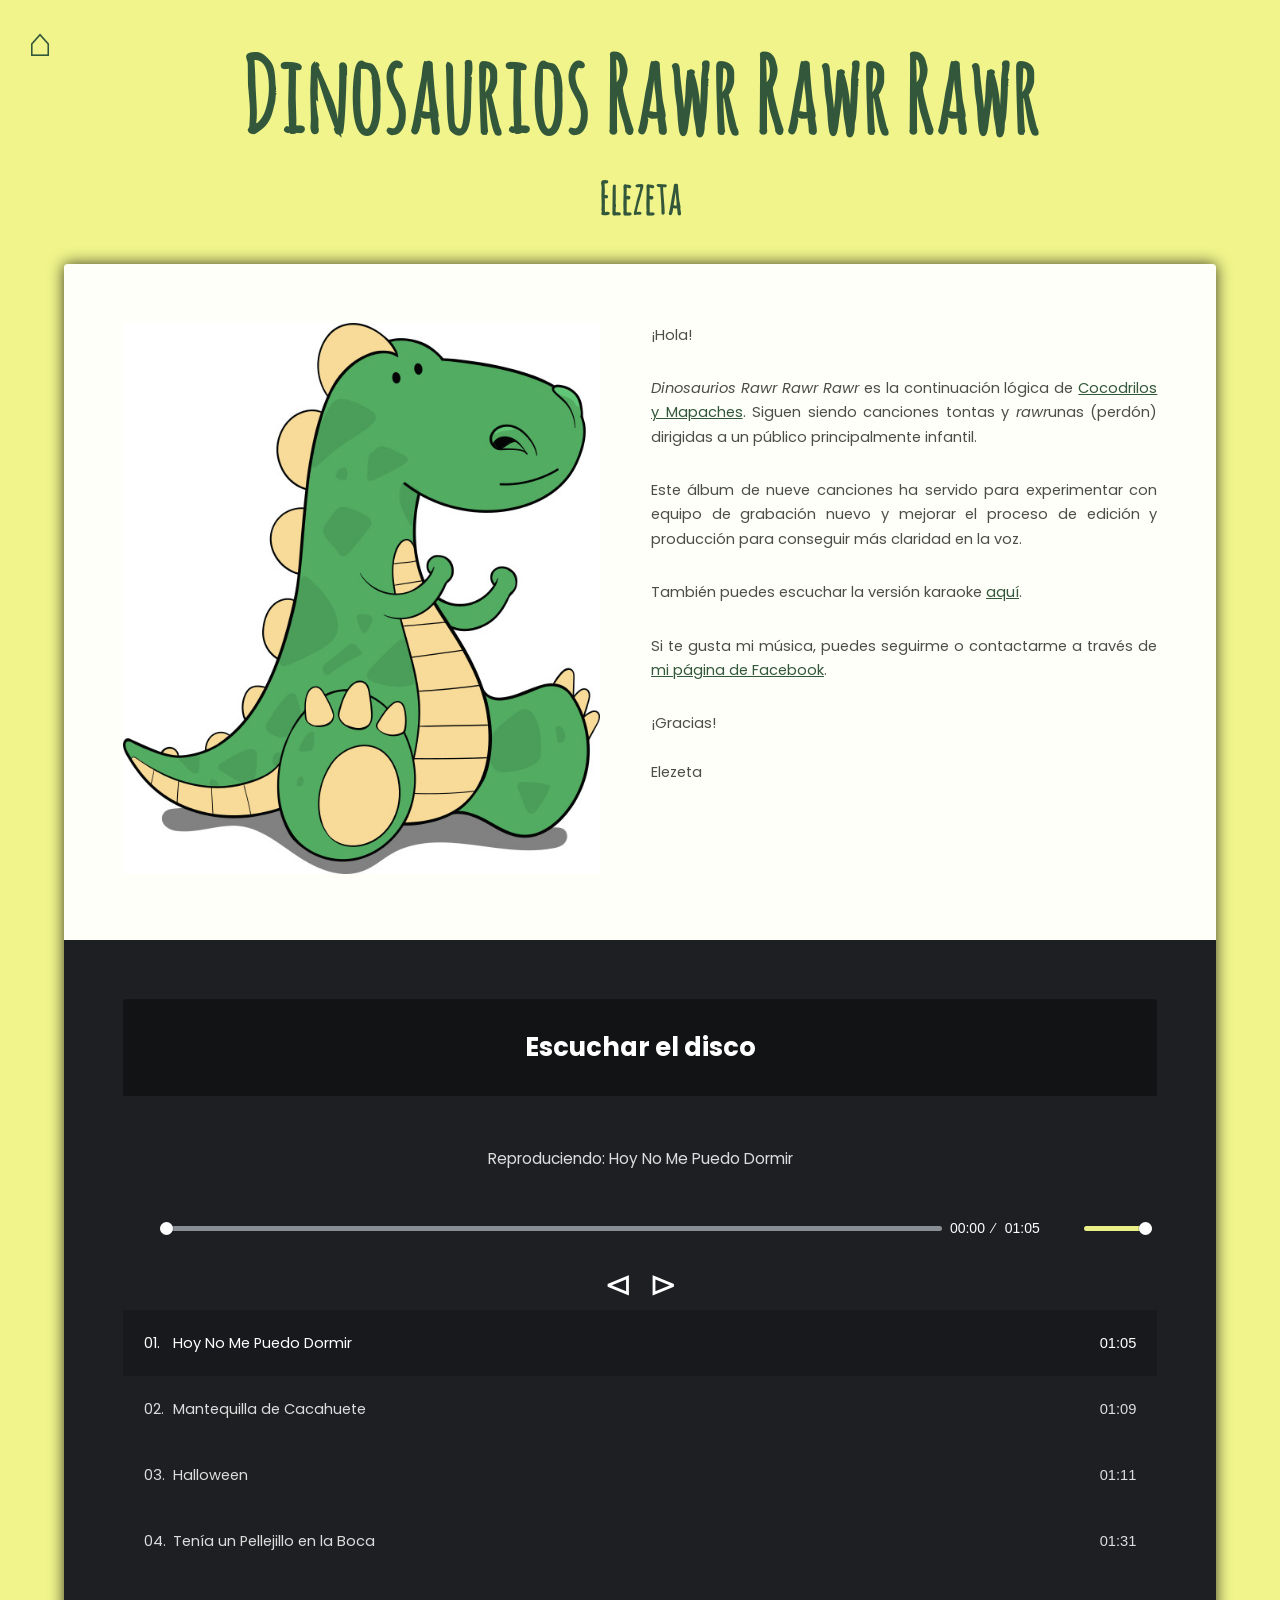
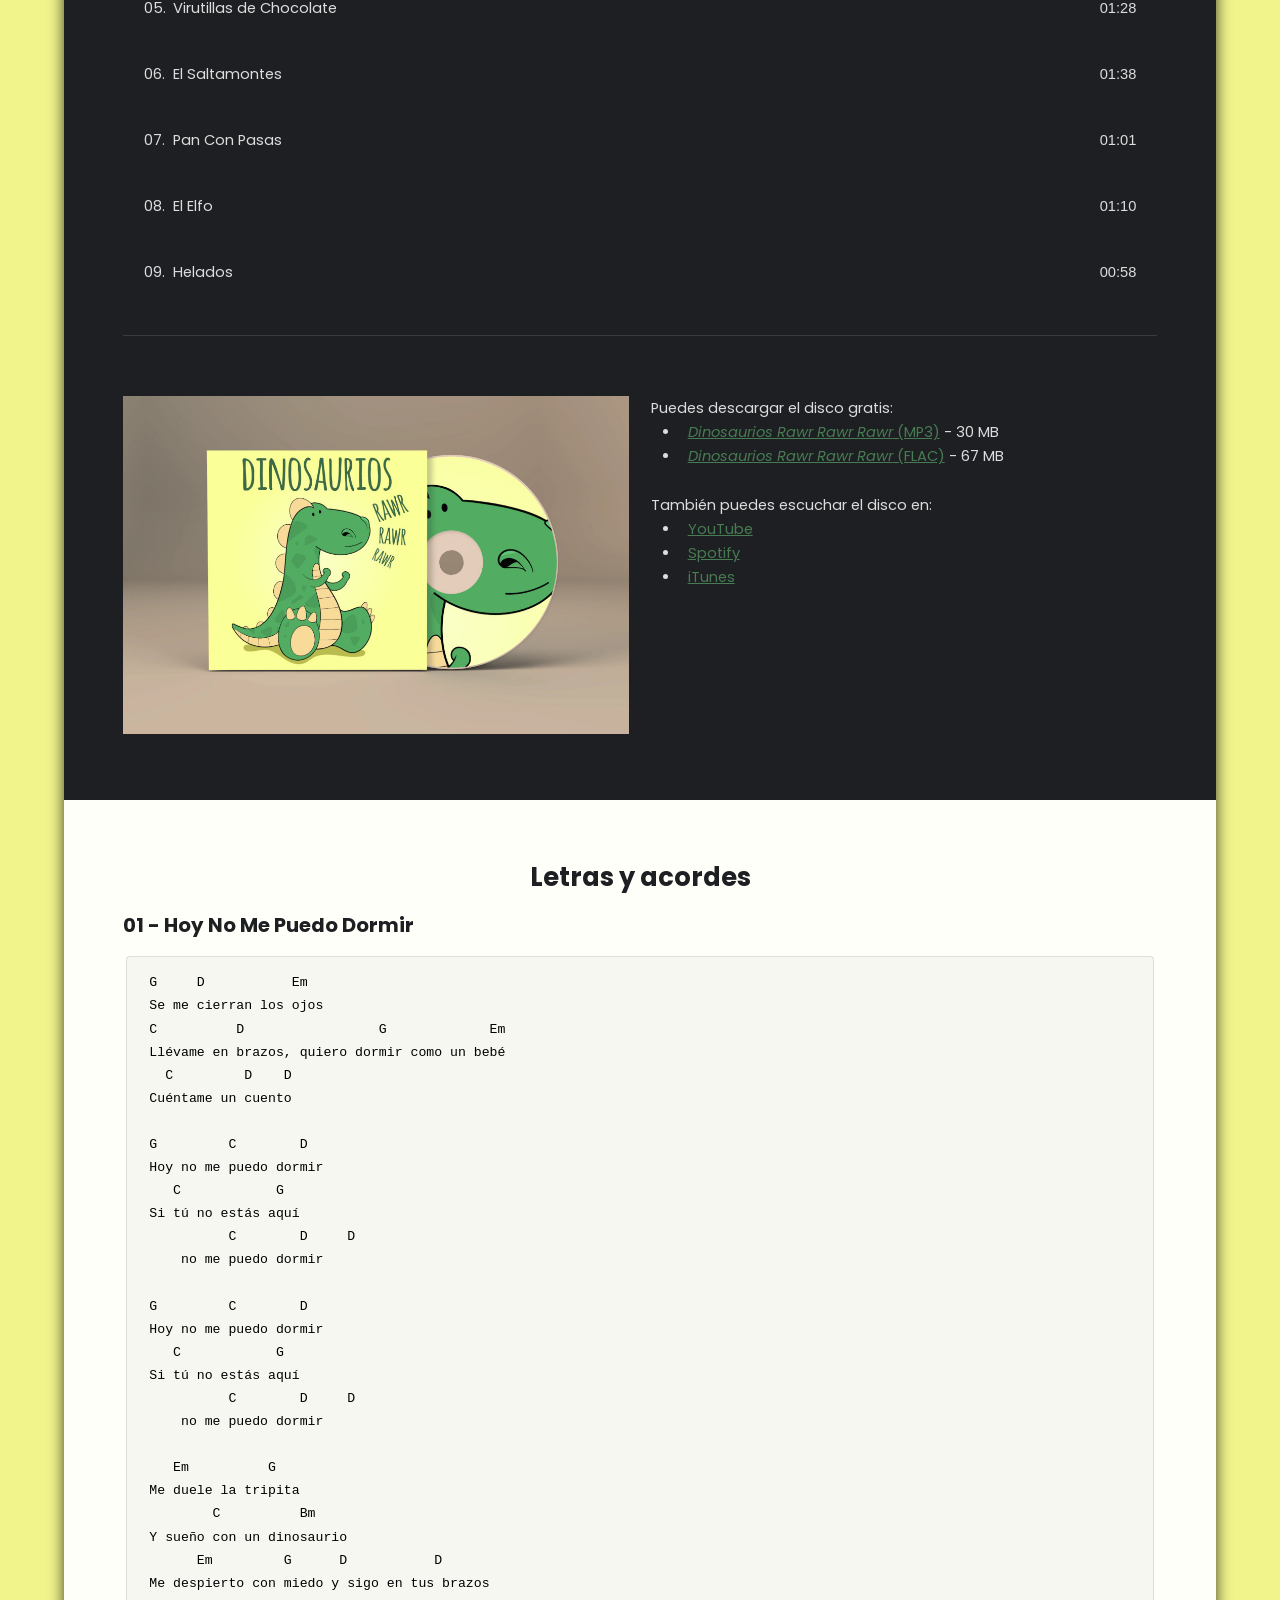
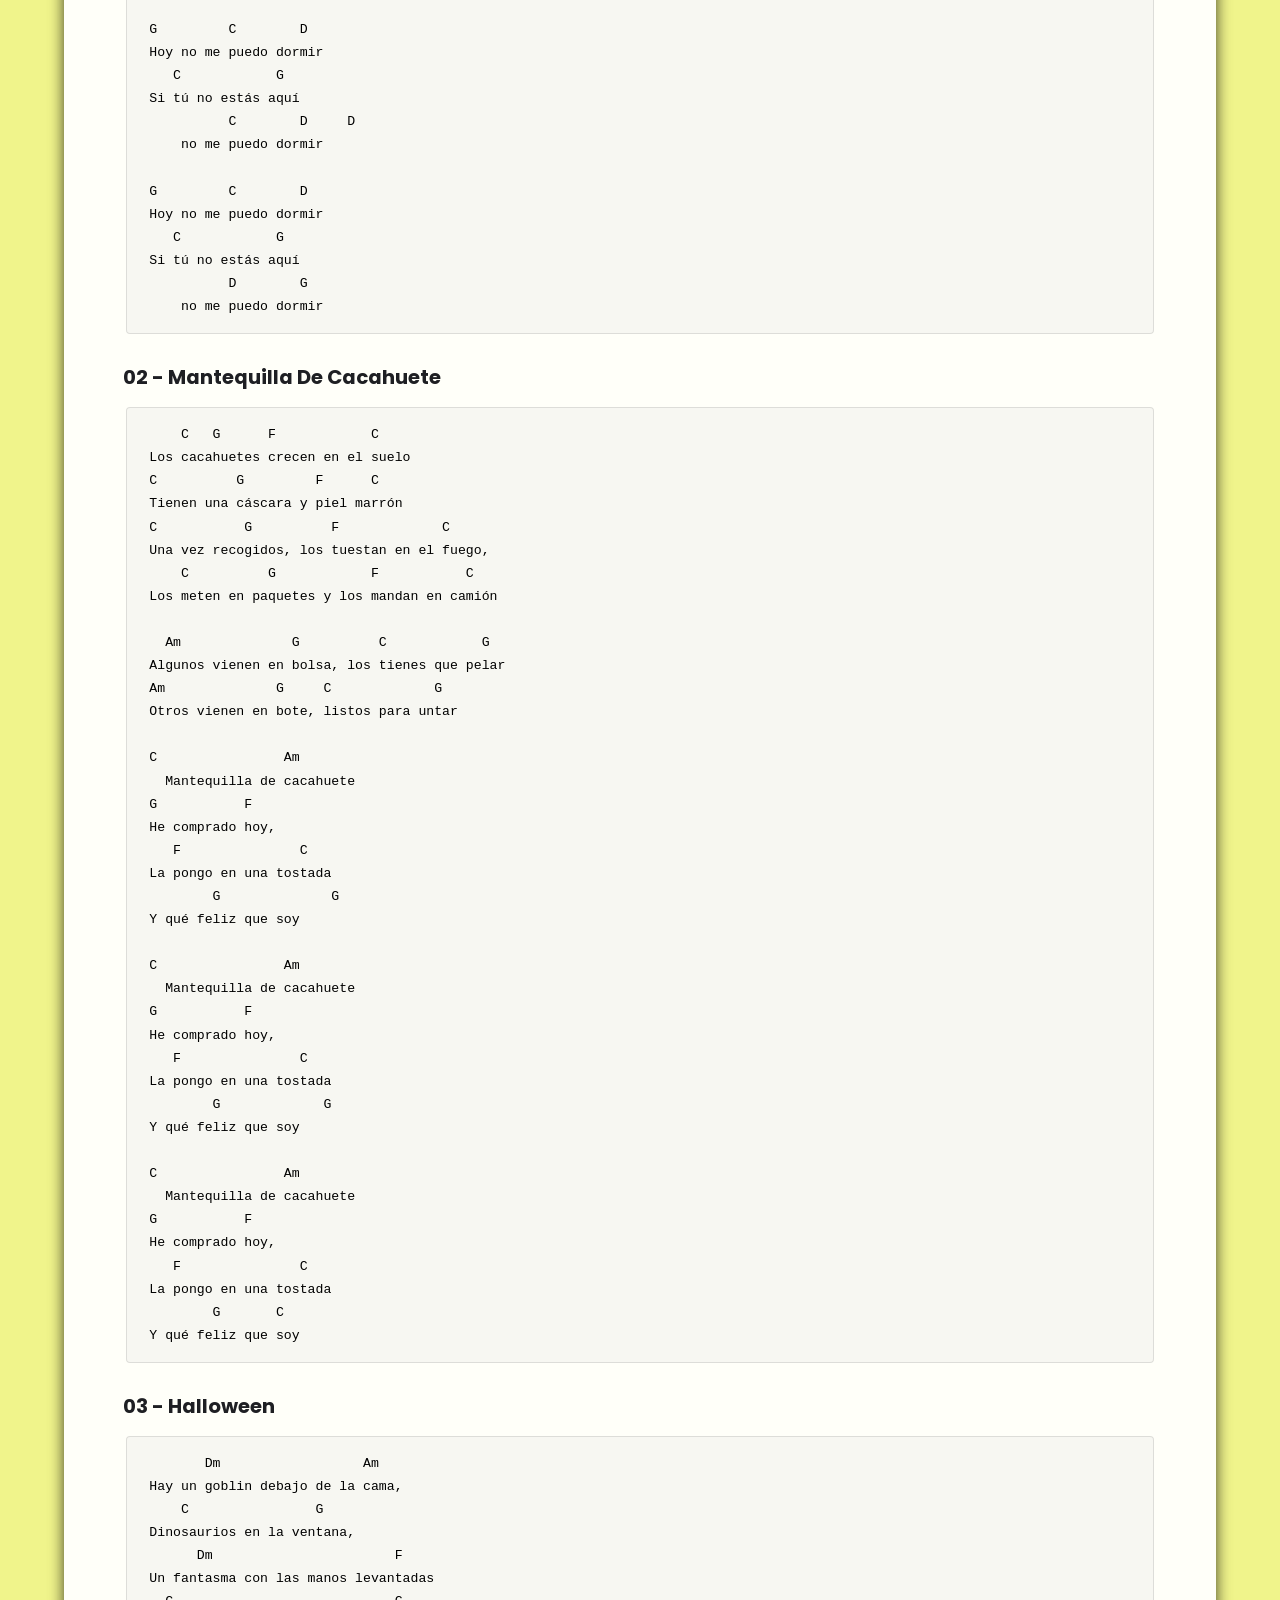
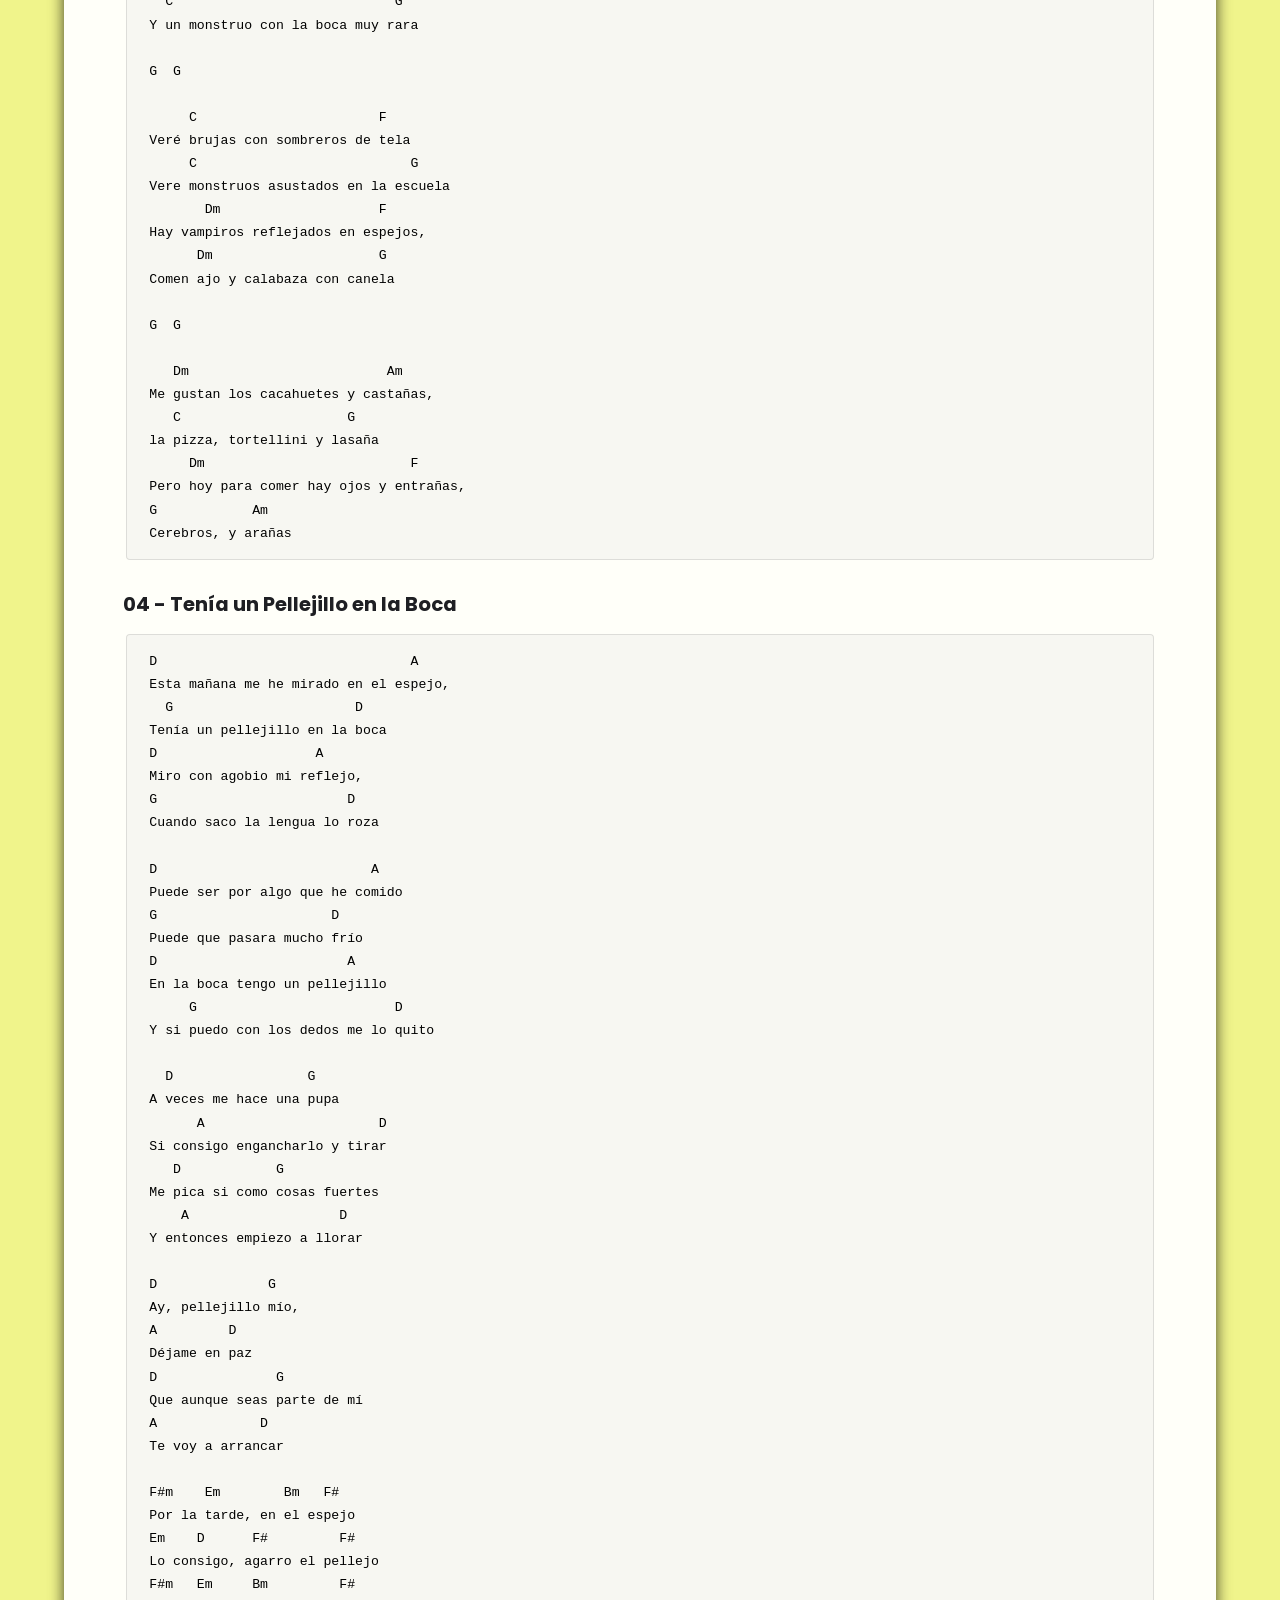
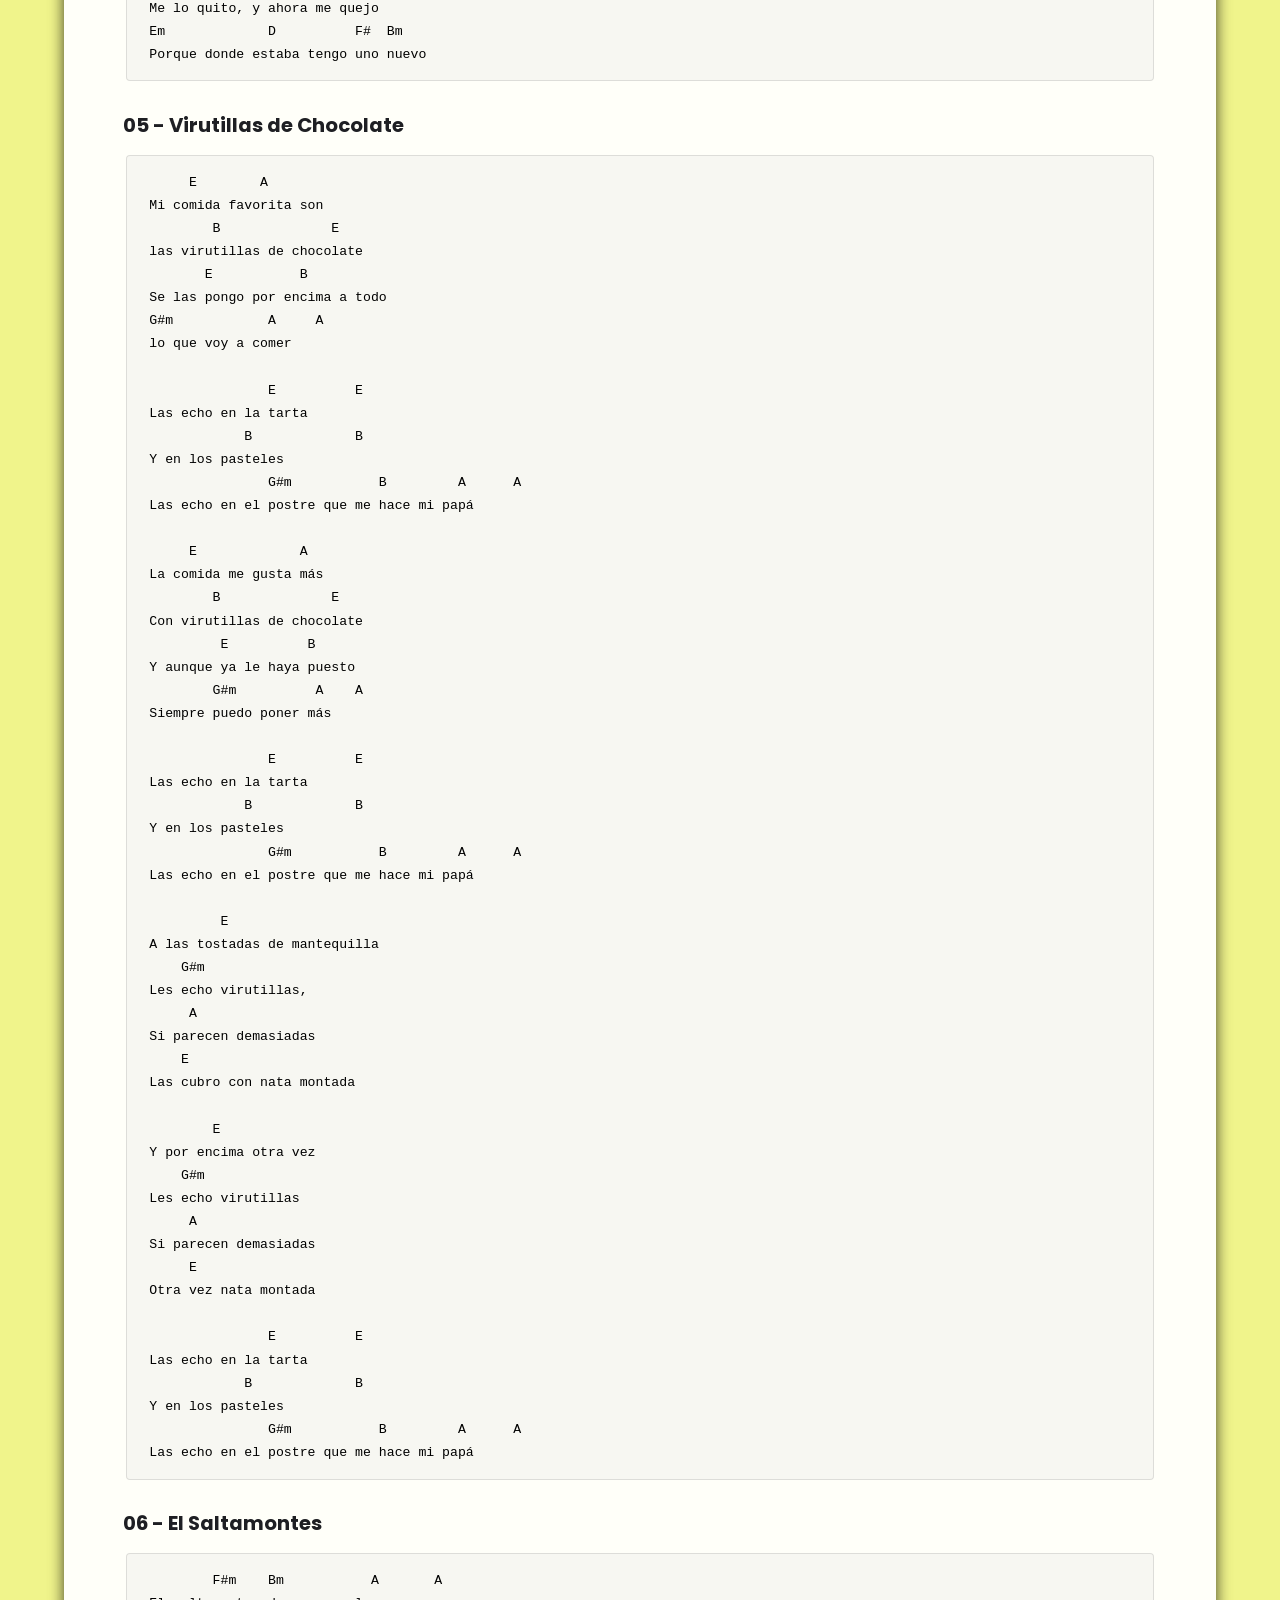
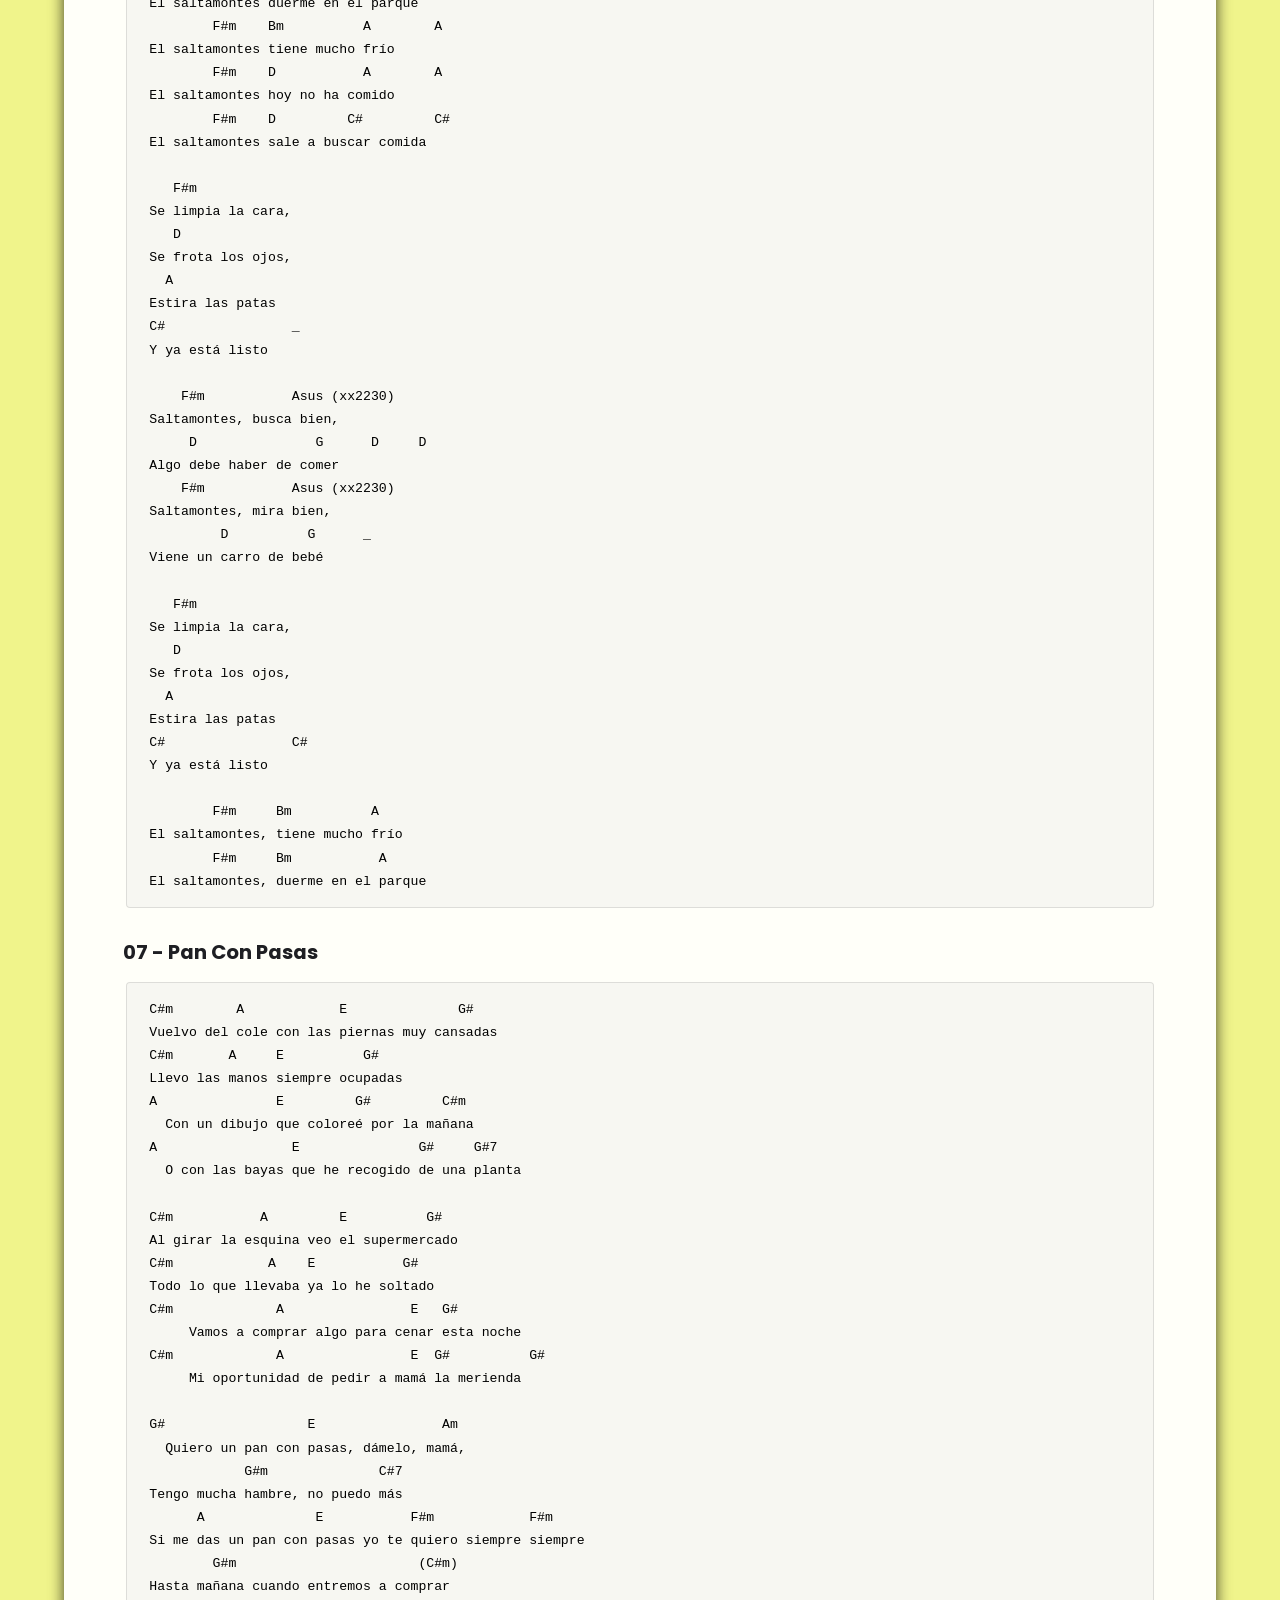
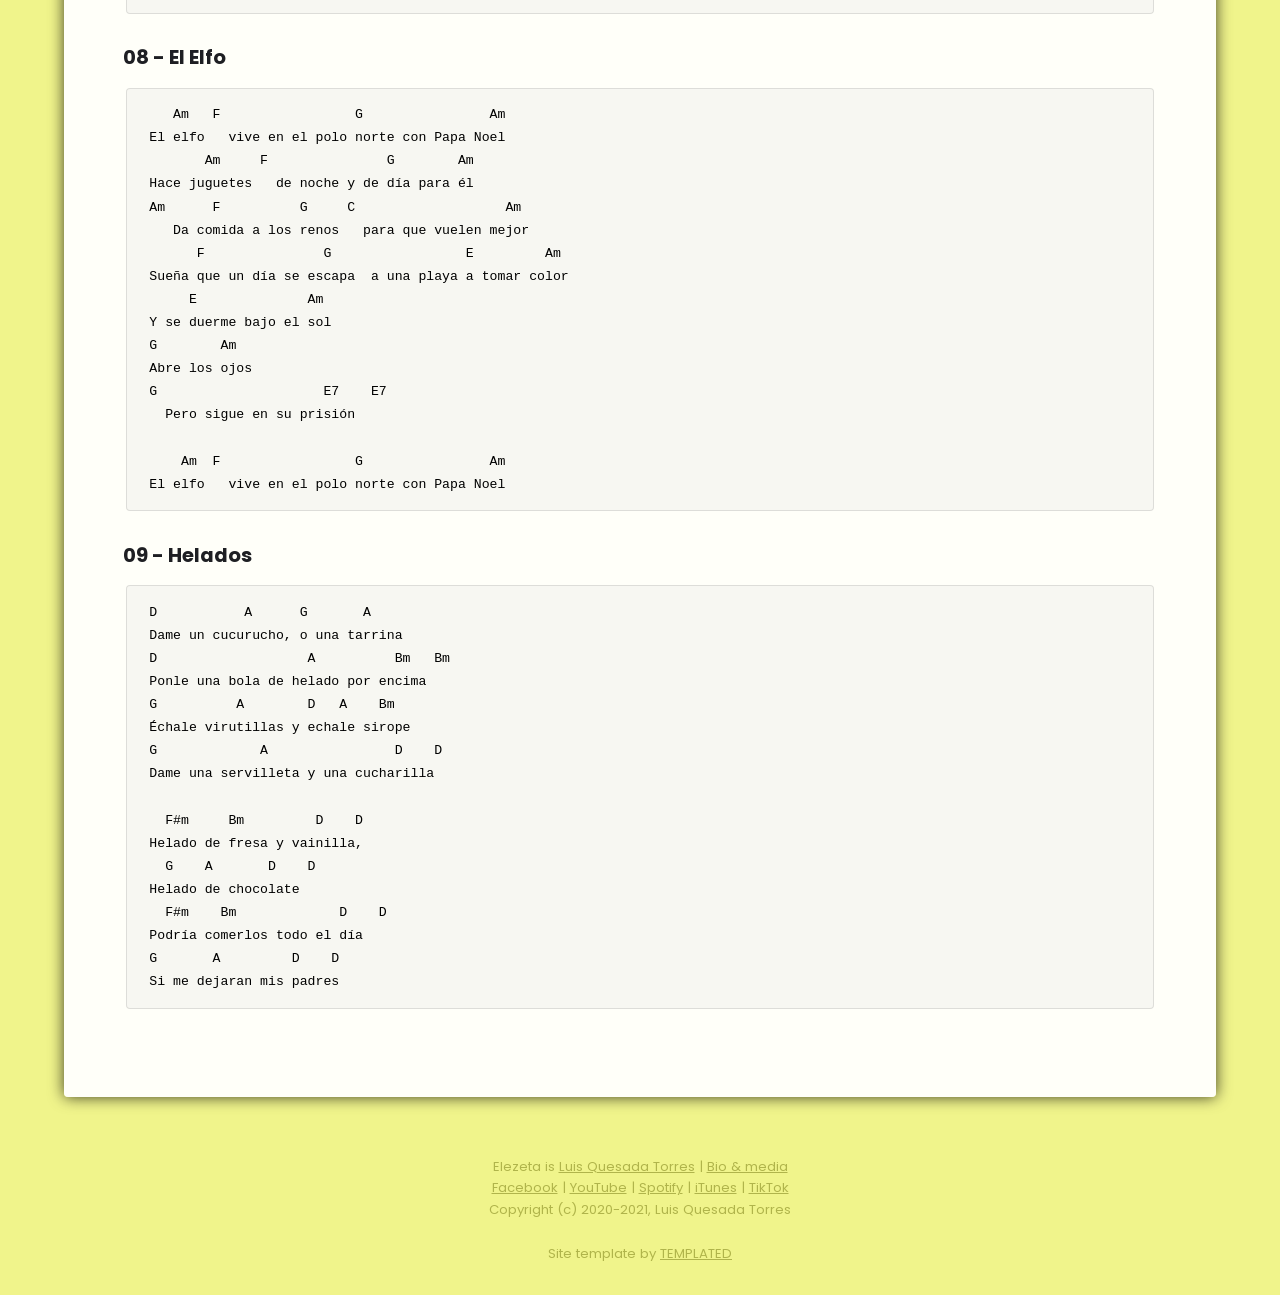
<file: dinosaurios-rawr-rawr-rawr/index.html>
<!DOCTYPE HTML>
<!--
	Caminar by TEMPLATED
	templated.co @templatedco
	Released for free under the Creative Commons Attribution 3.0 license (templated.co/license)
-->
<html lang="es">
	<head>
		<title>Elezeta - Dinosaurios Rawr Rawr Rawr</title>
		<meta charset="utf-8" />
		<meta name="viewport" content="width=device-width, initial-scale=1" />
                <meta property="og:url" content="https://elezeta.com/dinosaurios-rawr-rawr-rawr/">
                <meta property="og:type" content="website">
                <meta property="og:title" content="Elezeta - Dinosaurios Rawr Rawr Rawr">
                <meta property="og:site_name" content="Elezeta">
                <meta property="og:description" content="Un proyecto musical tonto patrocinado por el aburrimiento de la pandemia de 2020.">
                <meta property="og:locale" content="es_ES">
                <meta property="og:image" content="http://elezeta.com/dinosaurios-rawr-rawr-rawr/cardpic.png">
                <meta property="og:image:secure_url" content="https://elezeta.com/dinosaurios-rawr-rawr-rawr/cardpic.png">
                <meta property="og:image:width" content="3000">
                <meta property="og:image:height" content="1575">
                <meta property="og:image:type" content="image/png">
                <meta property="og:image:alt" content="Un dinosaurio haciendo ruidos de dinosaurio.">
                <meta name="twitter:image:alt" content="Un dinosaurio haciendo ruidos de dinosaurio.">
                <meta name="twitter:card" content="summary_large_image">
		<link rel="stylesheet" href="main.css" />
		<link rel="stylesheet" href="plyr.css" />
		<link rel="stylesheet" href="player.css" />
		<link rel="icon" type="image/png" href="favicon.png">
	</head>
	<body>
<div class="home"><a href="/">⌂</a></div>

		<!-- Header -->
			<header id="header">
				<div class="logo">Dinosaurios Rawr Rawr Rawr<span>Elezeta</span></div>
			</header>

		<!-- Main -->
			<section id="main">
				<div class="inner">

				<!-- One -->
					<section id="one" class="wrapper style1 table">

						<div class="content">
							<div class="row">
								<div class="cell">
									<img src="picture.jpg" class="image space" alt=""/>
								</div><div class="cell">
									<p>¡Hola!</p>
									<p><i>Dinosaurios Rawr Rawr Rawr</i> es la continuaci&oacute;n l&oacute;gica de <a href="../cocodrilos-y-mapaches">Cocodrilos y Mapaches</a>. Siguen siendo canciones tontas y <i>rawr</i>unas (perd&oacute;n) dirigidas a un p&uacute;blico principalmente infantil.</p>
									<p>Este &aacute;lbum de nueve canciones ha servido para experimentar con equipo de grabaci&oacute;n nuevo y mejorar el proceso de edici&oacute;n y producci&oacute;n para conseguir m&aacute;s claridad en la voz.</p>
                                                                        <p>Tambi&eacute;n puedes escuchar la versi&oacute;n karaoke <a href="../dinosaurios-rawr-rawr-rawr-karaoke">aqu&iacute;</a>.</p>
									<p>Si te gusta mi m&uacute;sica, puedes seguirme o contactarme a trav&eacute;s de <a href="https://www.facebook.com/elezetamusic">mi p&aacute;gina de Facebook</a>.</p>
									<p>¡Gracias!<br/><br/>
									Elezeta</p>
								</div>
							</div>
						</div>
					</section>

				<!-- Two -->
					<section id="two" class="wrapper style2">
						<header>
							<h2>Escuchar el disco</h2>
						</header>
						<div class="content">
<div class="containnr">
    <div class="column add-bottom">
        <div id="mainwrap">
            <div id="nowPlay">
                <span id="npAction">En pausa...</span><span id="npTitle"></span>
            </div>
            <div id="audiowrap">
                <div id="audio0">
                    <audio id="audio1" preload controls>Your browser does not support HTML5 Audio! 😢</audio>
                </div>
                <div id="tracks">
                    <a id="btnPrev">&vltri;</a><a id="btnNext">&vrtri;</a>
                </div>
            </div>
            <div id="plwrap">
                <ul id="plList"></ul>
            </div>
        </div>
    </div>
    <div class="column add-bottom center">
    </div>
</div>

<hr>
    <div style="margin-bottom: 60px">
    </div>
	<div class="row">
		<div class="cell">
			<img src="cdshoot.jpg" class="cdshoot" alt="Fotograf&iacute;a del disco"/>
			<br/>
		</div>
		<div class="cell">
			Puedes descargar el disco gratis:<ul class="margin">
				<li><a href="https://github.com/elezetamusic/elezetamusic.github.io/releases/download/dinosaurios-rawr-rawr-rawr/Elezeta.-.Dinosaurios.Rawr.Rawr.Rawr.mp3.zip"><i>Dinosaurios Rawr Rawr Rawr</i> (MP3)</a> - 30 MB</li>
				<li><a href="https://github.com/elezetamusic/elezetamusic.github.io/releases/download/dinosaurios-rawr-rawr-rawr/Elezeta.-.Dinosaurios.Rawr.Rawr.Rawr.flac.zip"><i>Dinosaurios Rawr Rawr Rawr</i> (FLAC)</a> - 67 MB</li>
			</ul>
			<br/>

Tambi&eacute;n puedes escuchar el disco en:<ul class="margin">
				<li><a href="https://www.youtube.com/watch?v=WK2G-N5S2dg&list=OLAK5uy_mZtVAk_DY2nacvfF2wYrPNVOwNKEMubno">YouTube</a></li>
				<li><a href="https://open.spotify.com/album/3Zpc8MkNCzRzu59l4UvAsF">Spotify</a></li>
				<li><a href="https://music.apple.com/us/album/dinosaurios-rawr-rawr-rawr/1537452561">iTunes</a></li>
			</ul>
		</div>
	</div>
</div>
</section>

				<!-- Three -->
					<section id="three" class="wrapper style1">
						<div class="content">
                                                <header class="special">
                                                        <h2>Letras y acordes</h2>
                                                </header>
<h3 tabindex="0">01 - Hoy No Me Puedo Dormir</h3>
<pre><code>G     D           Em
Se me cierran los ojos
C          D                 G             Em
Llévame en brazos, quiero dormir como un bebé
  C         D    D
Cuéntame un cuento

G         C        D
Hoy no me puedo dormir
   C            G
Si tú no estás aquí
          C        D     D
    no me puedo dormir

G         C        D
Hoy no me puedo dormir
   C            G
Si tú no estás aquí
          C        D     D
    no me puedo dormir

   Em          G
Me duele la tripita
        C          Bm
Y sueño con un dinosaurio
      Em         G      D           D
Me despierto con miedo y sigo en tus brazos

G         C        D
Hoy no me puedo dormir
   C            G
Si tú no estás aquí
          C        D     D
    no me puedo dormir

G         C        D
Hoy no me puedo dormir
   C            G
Si tú no estás aquí
          D        G
    no me puedo dormir
</code></pre>

<h3 tabindex="0">02 - Mantequilla De Cacahuete</h3>
<pre><code>    C   G      F            C
Los cacahuetes crecen en el suelo
C          G         F      C
Tienen una cáscara y piel marrón
C           G          F             C
Una vez recogidos, los tuestan en el fuego,
    C          G            F           C
Los meten en paquetes y los mandan en camión

  Am              G          C            G
Algunos vienen en bolsa, los tienes que pelar
Am              G     C             G
Otros vienen en bote, listos para untar

C                Am
  Mantequilla de cacahuete
G           F
He comprado hoy,
   F               C
La pongo en una tostada
        G              G
Y qué feliz que soy

C                Am
  Mantequilla de cacahuete
G           F
He comprado hoy,
   F               C
La pongo en una tostada
        G             G
Y qué feliz que soy

C                Am
  Mantequilla de cacahuete
G           F
He comprado hoy,
   F               C
La pongo en una tostada
        G       C
Y qué feliz que soy
</code></pre>

<h3 tabindex="0">03 - Halloween</h3>
<pre><code>       Dm                  Am
Hay un goblin debajo de la cama,
    C                G
Dinosaurios en la ventana,
      Dm                       F
Un fantasma con las manos levantadas
  C                            G
Y un monstruo con la boca muy rara

G  G

     C                       F
Veré brujas con sombreros de tela
     C                           G
Vere monstruos asustados en la escuela
       Dm                    F
Hay vampiros reflejados en espejos,
      Dm                     G
Comen ajo y calabaza con canela

G  G

   Dm                         Am
Me gustan los cacahuetes y castañas,
   C                     G
la pizza, tortellini y lasaña
     Dm                          F
Pero hoy para comer hay ojos y entrañas,
G            Am
Cerebros, y arañas
</code></pre>

<h3 tabindex="0">04 - Ten&iacute;a un Pellejillo en la Boca</h3>
<pre><code>D                                A
Esta mañana me he mirado en el espejo,
  G                       D
Tenía un pellejillo en la boca
D                    A
Miro con agobio mi reflejo,
G                        D
Cuando saco la lengua lo roza

D                           A
Puede ser por algo que he comido
G                      D
Puede que pasara mucho frío
D                        A
En la boca tengo un pellejillo
     G                         D
Y si puedo con los dedos me lo quito

  D                 G
A veces me hace una pupa
      A                      D
Si consigo engancharlo y tirar
   D            G
Me pica si como cosas fuertes
    A                   D
Y entonces empiezo a llorar

D              G
Ay, pellejillo mío,
A         D
Déjame en paz
D               G
Que aunque seas parte de mí
A             D
Te voy a arrancar

F#m    Em        Bm   F#
Por la tarde, en el espejo
Em    D      F#         F#
Lo consigo, agarro el pellejo
F#m   Em     Bm         F#
Me lo quito, y ahora me quejo
Em             D          F#  Bm
Porque donde estaba tengo uno nuevo
</code></pre>

<h3 tabindex="0">05 - Virutillas de Chocolate</h3>
<pre><code>     E        A
Mi comida favorita son
        B              E
las virutillas de chocolate
       E           B
Se las pongo por encima a todo
G#m            A     A
lo que voy a comer

               E          E
Las echo en la tarta
            B             B
Y en los pasteles
               G#m           B         A      A
Las echo en el postre que me hace mi papá

     E             A
La comida me gusta más
        B              E
Con virutillas de chocolate
         E          B
Y aunque ya le haya puesto
        G#m          A    A
Siempre puedo poner más

               E          E
Las echo en la tarta
            B             B
Y en los pasteles
               G#m           B         A      A
Las echo en el postre que me hace mi papá

         E
A las tostadas de mantequilla
    G#m
Les echo virutillas,
     A
Si parecen demasiadas
    E
Las cubro con nata montada

        E
Y por encima otra vez
    G#m
Les echo virutillas
     A
Si parecen demasiadas
     E
Otra vez nata montada

               E          E
Las echo en la tarta
            B             B
Y en los pasteles
               G#m           B         A      A
Las echo en el postre que me hace mi papá
</code></pre>

<h3 tabindex="0">06 - El Saltamontes</h3>
<pre><code>        F#m    Bm           A       A
El saltamontes duerme en el parque
        F#m    Bm          A        A
El saltamontes tiene mucho frío
        F#m    D           A        A
El saltamontes hoy no ha comido
        F#m    D         C#         C#
El saltamontes sale a buscar comida

   F#m
Se limpia la cara,
   D
Se frota los ojos,
  A
Estira las patas
C#                _
Y ya está listo

    F#m           Asus (xx2230)
Saltamontes, busca bien,
     D               G      D     D
Algo debe haber de comer
    F#m           Asus (xx2230)
Saltamontes, mira bien,
         D          G      _
Viene un carro de bebé

   F#m
Se limpia la cara,
   D
Se frota los ojos,
  A
Estira las patas
C#                C#
Y ya está listo

        F#m     Bm          A
El saltamontes, tiene mucho frío
        F#m     Bm           A
El saltamontes, duerme en el parque
</code></pre>

<h3 tabindex="0">07 - Pan Con Pasas</h3>
<pre><code>C#m        A            E              G#
Vuelvo del cole con las piernas muy cansadas
C#m       A     E          G#
Llevo las manos siempre ocupadas
A               E         G#         C#m
  Con un dibujo que coloreé por la mañana
A                 E               G#     G#7
  O con las bayas que he recogido de una planta

C#m           A         E          G#
Al girar la esquina veo el supermercado
C#m            A    E           G#
Todo lo que llevaba ya lo he soltado
C#m             A                E   G#
     Vamos a comprar algo para cenar esta noche
C#m             A                E  G#          G#
     Mi oportunidad de pedir a mamá la merienda

G#                  E                Am
  Quiero un pan con pasas, dámelo, mamá,
            G#m              C#7
Tengo mucha hambre, no puedo más
      A              E           F#m            F#m
Si me das un pan con pasas yo te quiero siempre siempre
        G#m                       (C#m)
Hasta mañana cuando entremos a comprar
</code></pre>

<h3 tabindex="0">08 - El Elfo</h3>
<pre><code>   Am   F                 G                Am
El elfo   vive en el polo norte con Papa Noel
       Am     F               G        Am
Hace juguetes   de noche y de día para él
Am      F          G     C                   Am
   Da comida a los renos   para que vuelen mejor
      F               G                 E         Am
Sueña que un día se escapa  a una playa a tomar color
     E              Am
Y se duerme bajo el sol
G        Am
Abre los ojos
G                     E7    E7
  Pero sigue en su prisión

    Am  F                 G                Am
El elfo   vive en el polo norte con Papa Noel
</code></pre>

<h3 tabindex="0">09 - Helados</h3>
<pre><code>D           A      G       A
Dame un cucurucho, o una tarrina
D                   A          Bm   Bm
Ponle una bola de helado por encima
G          A        D   A    Bm
Échale virutillas y echale sirope
G             A                D    D
Dame una servilleta y una cucharilla

  F#m     Bm         D    D
Helado de fresa y vainilla,
  G    A       D    D
Helado de chocolate
  F#m    Bm             D    D
Podría comerlos todo el día
G       A         D    D
Si me dejaran mis padres
</code></pre>
						</div>
					</section>

				</div>
			</section>

		<!-- Footer -->
                                        <footer id="footer">
                                        <div class="copyright" tabindex="-1">
                                        Elezeta is <a href="https://luisquesada.com" tabindex="-1">Luis Quesada Torres</a> | <a href="/about.html">Bio & media</a><br/>
<a href="https://www.facebook.com/elezetamusic">Facebook</a> | <a href="https://www.youtube.com/elezetamusic">YouTube</a> | <a href="https://open.spotify.com/artist/3RPEdOJGGdk3kOnmVq3dgX">Spotify</a> | <a href="https://itunes.apple.com/us/artist/1515136719">iTunes</a> | <a href="https://tiktok.com/@elezetamusic">TikTok</a><br/>
Copyright (c) 2020-2021, Luis Quesada Torres<br/><br/>
Site template by <a href="https://templated.co" tabindex="-1">TEMPLATED</a>
                                        </div>
                                        </footer>

		<!-- Scripts -->
			<script src="jquery.min.js"></script>
			<script src="jquery.poptrox.min.js"></script>
			<script src="skel.min.js"></script>
			<script src="util.js"></script>
			<script src="main.js"></script>
			<script src="plyr.min.js"></script>
			<script src="player.js"></script>

	</body>
</html>
</file>
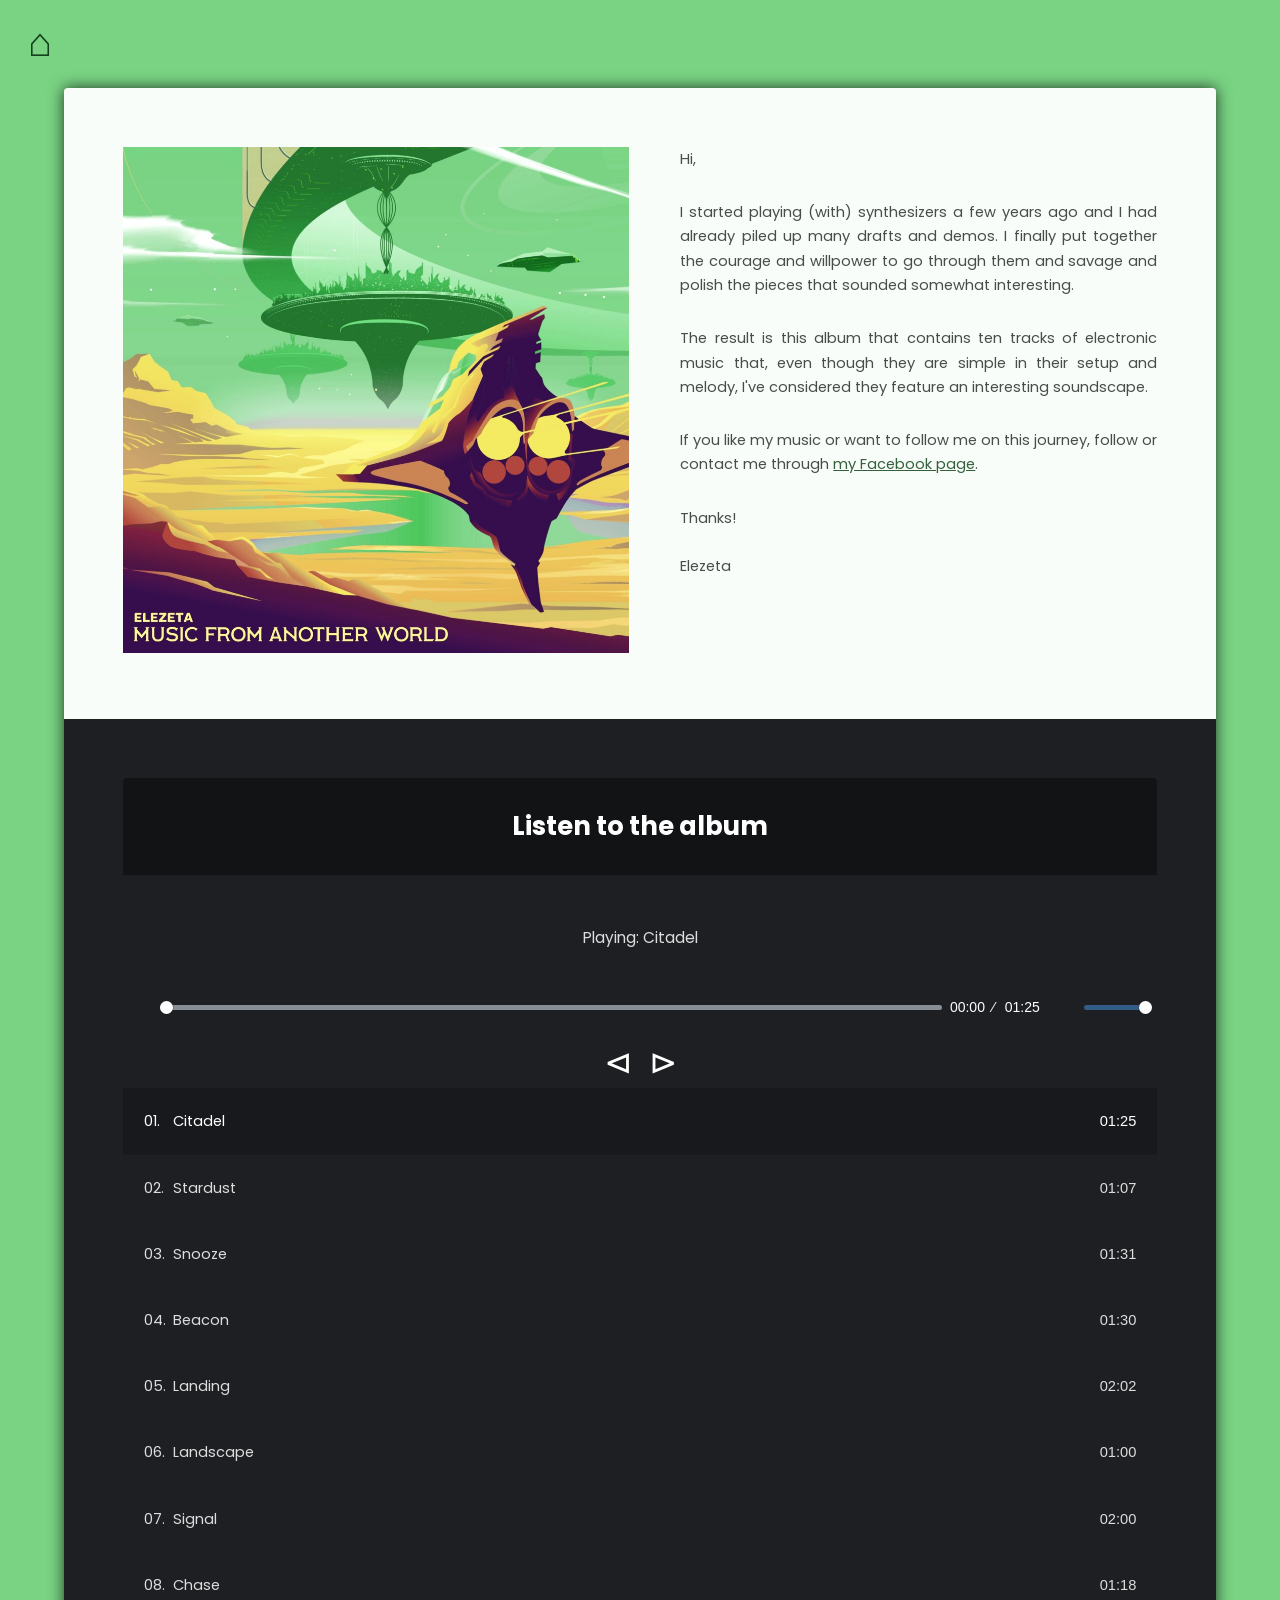
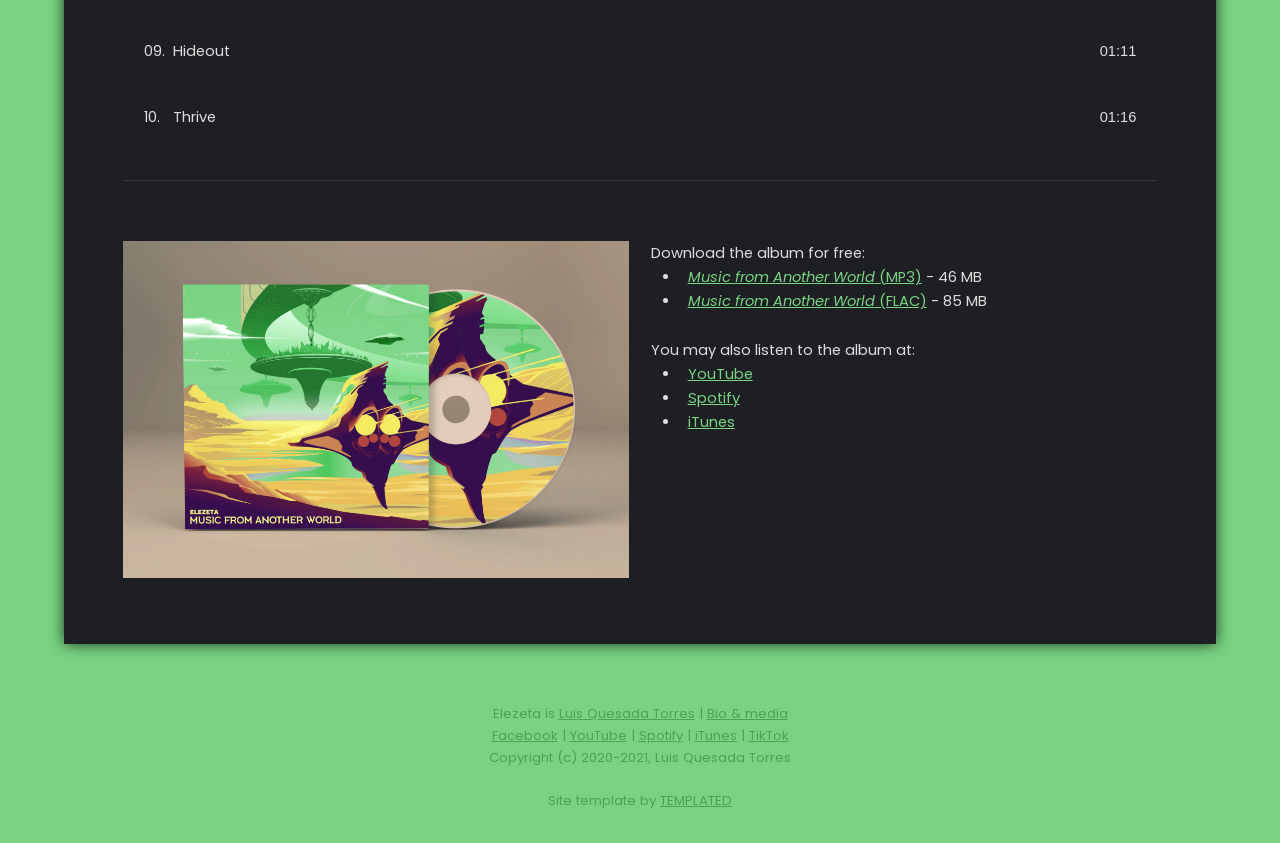
<file: music-from-another-world/index.html>
<!DOCTYPE HTML>
<!--
	Caminar by TEMPLATED
	templated.co @templatedco
	Released for free under the Creative Commons Attribution 3.0 license (templated.co/license)
-->
<html lang="es">
	<head>
		<title>Elezeta - Music from Another World</title>
		<meta charset="utf-8" />
		<meta name="viewport" content="width=device-width, initial-scale=1" />
                <meta property="og:url" content="https://elezeta.com/music-from-another-world/">
                <meta property="og:type" content="website">
                <meta property="og:title" content="Elezeta - Music from Another World">
                <meta property="og:site_name" content="Elezeta">
                <meta property="og:description" content="A synthesizer albumn.">
                <meta property="og:locale" content="en_US">
                <meta property="og:image" content="http://elezeta.com/music-from-another-world/cardpic.png">
                <meta property="og:image:secure_url" content="https://elezeta.com/music-from-another-world/cardpic.png">
                <meta property="og:image:width" content="3000">
                <meta property="og:image:height" content="1575">
                <meta property="og:image:type" content="image/png">
                <meta property="og:image:alt" content="A ship heading towards a floating citadel in an alien world.">
                <meta name="twitter:image:alt" content="A ship heading towards a floating citadel in an alien world.">
                <meta name="twitter:card" content="summary_large_image">
		<link rel="stylesheet" href="main.css" />
		<link rel="stylesheet" href="plyr.css" />
		<link rel="stylesheet" href="player.css" />
		<link rel="icon" type="image/png" href="favicon.png">
	</head>
	<body>
<div class="home"><a href="/">⌂</a></div>

		<!-- Main -->
			<section id="main">
				<div class="inner">

				<!-- One -->
					<section id="one" class="wrapper style1 table">

						<div class="content">
							<div class="row">
								<div class="cell">
									<img src="picture.jpg" class="image space" alt=""/>
								</div><div class="cell"><div class="left">
									<p>Hi,</p>
									<p>I started playing (with) synthesizers a few years ago and I had already piled up many drafts and demos. I finally put together the courage and willpower to go through them and savage and polish the pieces that sounded somewhat interesting.</p>
									<p>The result is this album that contains ten tracks of electronic music that, even though they are simple in their setup and melody, I've considered they feature an interesting soundscape.</p>
									<p>If you like my music or want to follow me on this journey, follow or contact me through <a href="https://www.facebook.com/elezetamusic">my Facebook page</a>.</p>
									<p>Thanks!<br/><br/>
									Elezeta</p>
								</div></div>
							</div>
						</div>
					</section>

				<!-- Two -->
					<section id="two" class="wrapper style2">
						<header>
							<h2>Listen to the album</h2>
						</header>
						<div class="content">
<div class="containnr">
    <div class="column add-bottom">
        <div id="mainwrap">
            <div id="nowPlay">
                <span id="npAction">Paused...</span><span id="npTitle"></span>
            </div>
            <div id="audiowrap">
                <div id="audio0">
                    <audio id="audio1" preload controls>Your browser does not support HTML5 Audio! 😢</audio>
                </div>
                <div id="tracks">
                    <a id="btnPrev">&vltri;</a><a id="btnNext">&vrtri;</a>
                </div>
            </div>
            <div id="plwrap">
                <ul id="plList"></ul>
            </div>
        </div>
    </div>
    <div class="column add-bottom center">
    </div>
</div>

<hr>
    <div style="margin-bottom: 60px">
    </div>
	<div class="row">
		<div class="cell">
			<img src="cdshoot.jpg" class="cdshoot" alt="CD picture"/>
			<br/>
		</div>
		<div class="cell">
			Download the album for free:<ul class="margin">
				<li><a href="https://github.com/elezetamusic/elezetamusic.github.io/releases/download/music-from-another-world/Elezeta.-.Music.from.Another.World.mp3.zip"><i>Music from Another World</i> (MP3)</a> - 46 MB</li>
				<li><a href="https://github.com/elezetamusic/elezetamusic.github.io/releases/download/music-from-another-world/Elezeta.-.Music.from.Another.World.flac.zip"><i>Music from Another World</i> (FLAC)</a> - 85 MB</li>
			</ul>
			<br/>

			You may also listen to the album at:<ul class="margin">
				<li><a href="https://www.youtube.com/watch?v=Y5jQ_NYaOmk&list=OLAK5uy_nIIrtdyoeNDZt612GP35mm8PkdEViVUI0">YouTube</a></li>
				<li><a href="https://open.spotify.com/album/1ck2fhMLHvOC7sqyq52wOm">Spotify</a></li>
				<li><a href="https://music.apple.com/us/album/music-from-another-world/1542143761">iTunes</a></li>
			</ul>
		</div>
	</div>
</div>
</section>
				</div>
			</section>

		<!-- Footer -->
                                        <footer id="footer">
                                        <div class="copyright" tabindex="-1">
                                        Elezeta is <a href="https://luisquesada.com" tabindex="-1">Luis Quesada Torres</a> | <a href="/about.html">Bio & media</a><br/>
<a href="https://www.facebook.com/elezetamusic">Facebook</a> | <a href="https://www.youtube.com/elezetamusic">YouTube</a> | <a href="https://open.spotify.com/artist/3RPEdOJGGdk3kOnmVq3dgX">Spotify</a> | <a href="https://itunes.apple.com/us/artist/1515136719">iTunes</a> | <a href="https://tiktok.com/@elezetamusic">TikTok</a><br/>
Copyright (c) 2020-2021, Luis Quesada Torres<br/><br/>
Site template by <a href="https://templated.co" tabindex="-1">TEMPLATED</a>
                                        </div>
                                        </footer>

		<!-- Scripts -->
			<script src="jquery.min.js"></script>
			<script src="jquery.poptrox.min.js"></script>
			<script src="skel.min.js"></script>
			<script src="util.js"></script>
			<script src="main.js"></script>
			<script src="plyr.min.js"></script>
			<script src="player.js"></script>

	</body>
</html>
</file>
<file: cocodrilos-y-mapaches-karaoke/main.css>
@import url("https://fonts.googleapis.com/css?family=Poppins:300,400,500,600,700");

/*
	Caminar by TEMPLATED
	templated.co @templatedco
	Released for free under the Creative Commons Attribution 3.0 license (templated.co/license)
	This copy is edited
*/

@font-face {
    font-family: 'Amatic';
    src: url('AmaticSC-Regular.ttf');
}

/* Reset */

	html, body, div, span, applet, object, iframe, h1, h2, h3, h4, h5, h6, p, blockquote, pre, a, abbr, acronym, address, big, cite, code, del, dfn, em, img, ins, kbd, q, s, samp, small, strike, strong, sub, sup, tt, var, b, u, i, center, dl, dt, dd, ol, ul, li, fieldset, form, label, legend, table, caption, tbody, tfoot, thead, tr, th, td, article, aside, canvas, details, embed, figure, figcaption, footer, header, hgroup, menu, nav, output, ruby, section, summary, time, mark, audio, video {
		margin: 0;
		padding: 0;
		border: 0;
		font-size: 100%;
		font: inherit;
		vertical-align: baseline;
	}

	article, aside, details, figcaption, figure, footer, header, hgroup, menu, nav, section {
		display: block;
	}

	body {
                line-height: 1;
	}

	ol, ul {
		list-style: none;
	}

	blockquote, q {
		quotes: none;
	}

	blockquote:before, blockquote:after, q:before, q:after {
		content: '';
		content: none;
	}

	table {
		border-collapse: collapse;
		border-spacing: 0;
	}

	body {
		-webkit-text-size-adjust: none;
	}

/* Box Model */

	*, *:before, *:after {
		-moz-box-sizing: border-box;
		-webkit-box-sizing: border-box;
		box-sizing: border-box;
	}

/* Containers */

	.container {
		margin-left: auto;
		margin-right: auto;
	}

	.container.\31 25\25 {
		width: 100%;
		max-width: 100rem;
		min-width: 80rem;
	}

	.container.\37 5\25 {
		width: 60rem;
	}

	.container.\35 0\25 {
		width: 40rem;
	}

	.container.\32 5\25 {
		width: 20rem;
	}

	.container {
		width: 80rem;
	}

	@media screen and (max-width: 1680px) {

		.container.\31 25\25 {
			width: 100%;
			max-width: 100rem;
			min-width: 80rem;
		}

		.container.\37 5\25 {
			width: 60rem;
		}

		.container.\35 0\25 {
			width: 40rem;
		}

		.container.\32 5\25 {
			width: 20rem;
		}

		.container {
			width: 80rem;
		}

	}

	@media screen and (max-width: 1280px) {

		.container.\31 25\25 {
			width: 100%;
			max-width: 81.25rem;
			min-width: 65rem;
		}

		.container.\37 5\25 {
			width: 48.75rem;
		}

		.container.\35 0\25 {
			width: 32.5rem;
		}

		.container.\32 5\25 {
			width: 16.25rem;
		}

		.container {
			width: 65rem;
		}

	}

	@media screen and (max-width: 980px) {

		.container.\31 25\25 {
			width: 100%;
			max-width: 112.5%;
			min-width: 90%;
		}

		.container.\37 5\25 {
			width: 67.5%;
		}

		.container.\35 0\25 {
			width: 45%;
		}

		.container.\32 5\25 {
			width: 22.5%;
		}

		.container {
			width: 90%;
		}

	}

	@media screen and (max-width: 736px) {

		.container.\31 25\25 {
			width: 100%;
			max-width: 112.5%;
			min-width: 90%;
		}

		.container.\37 5\25 {
			width: 67.5%;
		}

		.container.\35 0\25 {
			width: 45%;
		}

		.container.\32 5\25 {
			width: 22.5%;
		}

		.container {
			width: 90% !important;
		}

	}

	@media screen and (max-width: 480px) {

		.container.\31 25\25 {
			width: 100%;
			max-width: 112.5%;
			min-width: 90%;
		}

		.container.\37 5\25 {
			width: 67.5%;
		}

		.container.\35 0\25 {
			width: 45%;
		}

		.container.\32 5\25 {
			width: 22.5%;
		}

		.container {
			width: 90% !important;
		}

	}

/* Grid */

	.row {
		border-bottom: solid 1px transparent;
		-moz-box-sizing: border-box;
		-webkit-box-sizing: border-box;
		box-sizing: border-box;
	}

	.row > * {
		float: left;
		-moz-box-sizing: border-box;
		-webkit-box-sizing: border-box;
		box-sizing: border-box;
	}

	.row:after, .row:before {
		content: '';
		display: block;
		clear: both;
		height: 0;
	}

	.row.uniform > * > :first-child {
		margin-top: 0;
	}

	.row.uniform > * > :last-child {
		margin-bottom: 0;
	}

	.row.\30 \25 > * {
		padding: 0 0 0 0rem;
	}

	.row.\30 \25 {
		margin: 0 0 -1px 0rem;
	}

	.row.uniform.\30 \25 > * {
		padding: 0rem 0 0 0rem;
	}

	.row.uniform.\30 \25 {
		margin: 0rem 0 -1px 0rem;
	}

	.row > * {
		padding: 0 0 0 2rem;
	}

	.row {
		margin: 0 0 -1px -2rem;
	}

	.row.uniform > * {
		padding: 2rem 0 0 2rem;
	}

	.row.uniform {
		margin: -2rem 0 -1px -2rem;
	}

	.row.\32 00\25 > * {
		padding: 0 0 0 4rem;
	}

	.row.\32 00\25 {
		margin: 0 0 -1px -4rem;
	}

	.row.uniform.\32 00\25 > * {
		padding: 4rem 0 0 4rem;
	}

	.row.uniform.\32 00\25 {
		margin: -4rem 0 -1px -4rem;
	}

	.row.\31 50\25 > * {
		padding: 0 0 0 3rem;
	}

	.row.\31 50\25 {
		margin: 0 0 -1px -3rem;
	}

	.row.uniform.\31 50\25 > * {
		padding: 3rem 0 0 3rem;
	}

	.row.uniform.\31 50\25 {
		margin: -3rem 0 -1px -3rem;
	}

	.row.\35 0\25 > * {
		padding: 0 0 0 1rem;
	}

	.row.\35 0\25 {
		margin: 0 0 -1px -1rem;
	}

	.row.uniform.\35 0\25 > * {
		padding: 1rem 0 0 1rem;
	}

	.row.uniform.\35 0\25 {
		margin: -1rem 0 -1px -1rem;
	}

	.row.\32 5\25 > * {
		padding: 0 0 0 0.5rem;
	}

	.row.\32 5\25 {
		margin: 0 0 -1px -0.5rem;
	}

	.row.uniform.\32 5\25 > * {
		padding: 0.5rem 0 0 0.5rem;
	}

	.row.uniform.\32 5\25 {
		margin: -0.5rem 0 -1px -0.5rem;
	}

	.\31 2u, .\31 2u\24 {
		width: 100%;
		clear: none;
		margin-left: 0;
	}

	.\31 1u, .\31 1u\24 {
		width: 91.6666666667%;
		clear: none;
		margin-left: 0;
	}

	.\31 0u, .\31 0u\24 {
		width: 83.3333333333%;
		clear: none;
		margin-left: 0;
	}

	.\39 u, .\39 u\24 {
		width: 75%;
		clear: none;
		margin-left: 0;
	}

	.\38 u, .\38 u\24 {
		width: 66.6666666667%;
		clear: none;
		margin-left: 0;
	}

	.\37 u, .\37 u\24 {
		width: 58.3333333333%;
		clear: none;
		margin-left: 0;
	}

	.\36 u, .\36 u\24 {
		width: 50%;
		clear: none;
		margin-left: 0;
	}

	.\35 u, .\35 u\24 {
		width: 41.6666666667%;
		clear: none;
		margin-left: 0;
	}

	.\34 u, .\34 u\24 {
		width: 33.3333333333%;
		clear: none;
		margin-left: 0;
	}

	.\33 u, .\33 u\24 {
		width: 25%;
		clear: none;
		margin-left: 0;
	}

	.\32 u, .\32 u\24 {
		width: 16.6666666667%;
		clear: none;
		margin-left: 0;
	}

	.\31 u, .\31 u\24 {
		width: 8.3333333333%;
		clear: none;
		margin-left: 0;
	}

	.\31 2u\24 + *,
	.\31 1u\24 + *,
	.\31 0u\24 + *,
	.\39 u\24 + *,
	.\38 u\24 + *,
	.\37 u\24 + *,
	.\36 u\24 + *,
	.\35 u\24 + *,
	.\34 u\24 + *,
	.\33 u\24 + *,
	.\32 u\24 + *,
	.\31 u\24 + * {
		clear: left;
	}

	.\-11u {
		margin-left: 91.66667%;
	}

	.\-10u {
		margin-left: 83.33333%;
	}

	.\-9u {
		margin-left: 75%;
	}

	.\-8u {
		margin-left: 66.66667%;
	}

	.\-7u {
		margin-left: 58.33333%;
	}

	.\-6u {
		margin-left: 50%;
	}

	.\-5u {
		margin-left: 41.66667%;
	}

	.\-4u {
		margin-left: 33.33333%;
	}

	.\-3u {
		margin-left: 25%;
	}

	.\-2u {
		margin-left: 16.66667%;
	}

	.\-1u {
		margin-left: 8.33333%;
	}

	@media screen and (max-width: 1680px) {

		.row > * {
			padding: 0 0 0 2rem;
		}

		.row {
			margin: 0 0 -1px -2rem;
		}

		.row.uniform > * {
			padding: 2rem 0 0 2rem;
		}

		.row.uniform {
			margin: -2rem 0 -1px -2rem;
		}

		.row.\32 00\25 > * {
			padding: 0 0 0 4rem;
		}

		.row.\32 00\25 {
			margin: 0 0 -1px -4rem;
		}

		.row.uniform.\32 00\25 > * {
			padding: 4rem 0 0 4rem;
		}

		.row.uniform.\32 00\25 {
			margin: -4rem 0 -1px -4rem;
		}

		.row.\31 50\25 > * {
			padding: 0 0 0 3rem;
		}

		.row.\31 50\25 {
			margin: 0 0 -1px -3rem;
		}

		.row.uniform.\31 50\25 > * {
			padding: 3rem 0 0 3rem;
		}

		.row.uniform.\31 50\25 {
			margin: -3rem 0 -1px -3rem;
		}

		.row.\35 0\25 > * {
			padding: 0 0 0 1rem;
		}

		.row.\35 0\25 {
			margin: 0 0 -1px -1rem;
		}

		.row.uniform.\35 0\25 > * {
			padding: 1rem 0 0 1rem;
		}

		.row.uniform.\35 0\25 {
			margin: -1rem 0 -1px -1rem;
		}

		.row.\32 5\25 > * {
			padding: 0 0 0 0.5rem;
		}

		.row.\32 5\25 {
			margin: 0 0 -1px -0.5rem;
		}

		.row.uniform.\32 5\25 > * {
			padding: 0.5rem 0 0 0.5rem;
		}

		.row.uniform.\32 5\25 {
			margin: -0.5rem 0 -1px -0.5rem;
		}

		.\31 2u\28xlarge\29, .\31 2u\24\28xlarge\29 {
			width: 100%;
			clear: none;
			margin-left: 0;
		}

		.\31 1u\28xlarge\29, .\31 1u\24\28xlarge\29 {
			width: 91.6666666667%;
			clear: none;
			margin-left: 0;
		}

		.\31 0u\28xlarge\29, .\31 0u\24\28xlarge\29 {
			width: 83.3333333333%;
			clear: none;
			margin-left: 0;
		}

		.\39 u\28xlarge\29, .\39 u\24\28xlarge\29 {
			width: 75%;
			clear: none;
			margin-left: 0;
		}

		.\38 u\28xlarge\29, .\38 u\24\28xlarge\29 {
			width: 66.6666666667%;
			clear: none;
			margin-left: 0;
		}

		.\37 u\28xlarge\29, .\37 u\24\28xlarge\29 {
			width: 58.3333333333%;
			clear: none;
			margin-left: 0;
		}

		.\36 u\28xlarge\29, .\36 u\24\28xlarge\29 {
			width: 50%;
			clear: none;
			margin-left: 0;
		}

		.\35 u\28xlarge\29, .\35 u\24\28xlarge\29 {
			width: 41.6666666667%;
			clear: none;
			margin-left: 0;
		}

		.\34 u\28xlarge\29, .\34 u\24\28xlarge\29 {
			width: 33.3333333333%;
			clear: none;
			margin-left: 0;
		}

		.\33 u\28xlarge\29, .\33 u\24\28xlarge\29 {
			width: 25%;
			clear: none;
			margin-left: 0;
		}

		.\32 u\28xlarge\29, .\32 u\24\28xlarge\29 {
			width: 16.6666666667%;
			clear: none;
			margin-left: 0;
		}

		.\31 u\28xlarge\29, .\31 u\24\28xlarge\29 {
			width: 8.3333333333%;
			clear: none;
			margin-left: 0;
		}

		.\31 2u\24\28xlarge\29 + *,
		.\31 1u\24\28xlarge\29 + *,
		.\31 0u\24\28xlarge\29 + *,
		.\39 u\24\28xlarge\29 + *,
		.\38 u\24\28xlarge\29 + *,
		.\37 u\24\28xlarge\29 + *,
		.\36 u\24\28xlarge\29 + *,
		.\35 u\24\28xlarge\29 + *,
		.\34 u\24\28xlarge\29 + *,
		.\33 u\24\28xlarge\29 + *,
		.\32 u\24\28xlarge\29 + *,
		.\31 u\24\28xlarge\29 + * {
			clear: left;
		}

		.\-11u\28xlarge\29 {
			margin-left: 91.66667%;
		}

		.\-10u\28xlarge\29 {
			margin-left: 83.33333%;
		}

		.\-9u\28xlarge\29 {
			margin-left: 75%;
		}

		.\-8u\28xlarge\29 {
			margin-left: 66.66667%;
		}

		.\-7u\28xlarge\29 {
			margin-left: 58.33333%;
		}

		.\-6u\28xlarge\29 {
			margin-left: 50%;
		}

		.\-5u\28xlarge\29 {
			margin-left: 41.66667%;
		}

		.\-4u\28xlarge\29 {
			margin-left: 33.33333%;
		}

		.\-3u\28xlarge\29 {
			margin-left: 25%;
		}

		.\-2u\28xlarge\29 {
			margin-left: 16.66667%;
		}

		.\-1u\28xlarge\29 {
			margin-left: 8.33333%;
		}

	}

	@media screen and (max-width: 1280px) {

		.row > * {
			padding: 0 0 0 1.5rem;
		}

		.row {
			margin: 0 0 -1px -1.5rem;
		}

		.row.uniform > * {
			padding: 1.5rem 0 0 1.5rem;
		}

		.row.uniform {
			margin: -1.5rem 0 -1px -1.5rem;
		}

		.row.\32 00\25 > * {
			padding: 0 0 0 3rem;
		}

		.row.\32 00\25 {
			margin: 0 0 -1px -3rem;
		}

		.row.uniform.\32 00\25 > * {
			padding: 3rem 0 0 3rem;
		}

		.row.uniform.\32 00\25 {
			margin: -3rem 0 -1px -3rem;
		}

		.row.\31 50\25 > * {
			padding: 0 0 0 2.25rem;
		}

		.row.\31 50\25 {
			margin: 0 0 -1px -2.25rem;
		}

		.row.uniform.\31 50\25 > * {
			padding: 2.25rem 0 0 2.25rem;
		}

		.row.uniform.\31 50\25 {
			margin: -2.25rem 0 -1px -2.25rem;
		}

		.row.\35 0\25 > * {
			padding: 0 0 0 0.75rem;
		}

		.row.\35 0\25 {
			margin: 0 0 -1px -0.75rem;
		}

		.row.uniform.\35 0\25 > * {
			padding: 0.75rem 0 0 0.75rem;
		}

		.row.uniform.\35 0\25 {
			margin: -0.75rem 0 -1px -0.75rem;
		}

		.row.\32 5\25 > * {
			padding: 0 0 0 0.375rem;
		}

		.row.\32 5\25 {
			margin: 0 0 -1px -0.375rem;
		}

		.row.uniform.\32 5\25 > * {
			padding: 0.375rem 0 0 0.375rem;
		}

		.row.uniform.\32 5\25 {
			margin: -0.375rem 0 -1px -0.375rem;
		}

		.\31 2u\28large\29, .\31 2u\24\28large\29 {
			width: 100%;
			clear: none;
			margin-left: 0;
		}

		.\31 1u\28large\29, .\31 1u\24\28large\29 {
			width: 91.6666666667%;
			clear: none;
			margin-left: 0;
		}

		.\31 0u\28large\29, .\31 0u\24\28large\29 {
			width: 83.3333333333%;
			clear: none;
			margin-left: 0;
		}

		.\39 u\28large\29, .\39 u\24\28large\29 {
			width: 75%;
			clear: none;
			margin-left: 0;
		}

		.\38 u\28large\29, .\38 u\24\28large\29 {
			width: 66.6666666667%;
			clear: none;
			margin-left: 0;
		}

		.\37 u\28large\29, .\37 u\24\28large\29 {
			width: 58.3333333333%;
			clear: none;
			margin-left: 0;
		}

		.\36 u\28large\29, .\36 u\24\28large\29 {
			width: 50%;
			clear: none;
			margin-left: 0;
		}

		.\35 u\28large\29, .\35 u\24\28large\29 {
			width: 41.6666666667%;
			clear: none;
			margin-left: 0;
		}

		.\34 u\28large\29, .\34 u\24\28large\29 {
			width: 33.3333333333%;
			clear: none;
			margin-left: 0;
		}

		.\33 u\28large\29, .\33 u\24\28large\29 {
			width: 25%;
			clear: none;
			margin-left: 0;
		}

		.\32 u\28large\29, .\32 u\24\28large\29 {
			width: 16.6666666667%;
			clear: none;
			margin-left: 0;
		}

		.\31 u\28large\29, .\31 u\24\28large\29 {
			width: 8.3333333333%;
			clear: none;
			margin-left: 0;
		}

		.\31 2u\24\28large\29 + *,
		.\31 1u\24\28large\29 + *,
		.\31 0u\24\28large\29 + *,
		.\39 u\24\28large\29 + *,
		.\38 u\24\28large\29 + *,
		.\37 u\24\28large\29 + *,
		.\36 u\24\28large\29 + *,
		.\35 u\24\28large\29 + *,
		.\34 u\24\28large\29 + *,
		.\33 u\24\28large\29 + *,
		.\32 u\24\28large\29 + *,
		.\31 u\24\28large\29 + * {
			clear: left;
		}

		.\-11u\28large\29 {
			margin-left: 91.66667%;
		}

		.\-10u\28large\29 {
			margin-left: 83.33333%;
		}

		.\-9u\28large\29 {
			margin-left: 75%;
		}

		.\-8u\28large\29 {
			margin-left: 66.66667%;
		}

		.\-7u\28large\29 {
			margin-left: 58.33333%;
		}

		.\-6u\28large\29 {
			margin-left: 50%;
		}

		.\-5u\28large\29 {
			margin-left: 41.66667%;
		}

		.\-4u\28large\29 {
			margin-left: 33.33333%;
		}

		.\-3u\28large\29 {
			margin-left: 25%;
		}

		.\-2u\28large\29 {
			margin-left: 16.66667%;
		}

		.\-1u\28large\29 {
			margin-left: 8.33333%;
		}

	}

	@media screen and (max-width: 980px) {

		.row > * {
			padding: 0 0 0 1.5rem;
		}

		.row {
			margin: 0 0 -1px -1.5rem;
		}

		.row.uniform > * {
			padding: 1.5rem 0 0 1.5rem;
		}

		.row.uniform {
			margin: -1.5rem 0 -1px -1.5rem;
		}

		.row.\32 00\25 > * {
			padding: 0 0 0 3rem;
		}

		.row.\32 00\25 {
			margin: 0 0 -1px -3rem;
		}

		.row.uniform.\32 00\25 > * {
			padding: 3rem 0 0 3rem;
		}

		.row.uniform.\32 00\25 {
			margin: -3rem 0 -1px -3rem;
		}

		.row.\31 50\25 > * {
			padding: 0 0 0 2.25rem;
		}

		.row.\31 50\25 {
			margin: 0 0 -1px -2.25rem;
		}

		.row.uniform.\31 50\25 > * {
			padding: 2.25rem 0 0 2.25rem;
		}

		.row.uniform.\31 50\25 {
			margin: -2.25rem 0 -1px -2.25rem;
		}

		.row.\35 0\25 > * {
			padding: 0 0 0 0.75rem;
		}

		.row.\35 0\25 {
			margin: 0 0 -1px -0.75rem;
		}

		.row.uniform.\35 0\25 > * {
			padding: 0.75rem 0 0 0.75rem;
		}

		.row.uniform.\35 0\25 {
			margin: -0.75rem 0 -1px -0.75rem;
		}

		.row.\32 5\25 > * {
			padding: 0 0 0 0.375rem;
		}

		.row.\32 5\25 {
			margin: 0 0 -1px -0.375rem;
		}

		.row.uniform.\32 5\25 > * {
			padding: 0.375rem 0 0 0.375rem;
		}

		.row.uniform.\32 5\25 {
			margin: -0.375rem 0 -1px -0.375rem;
		}

		.\31 2u\28medium\29, .\31 2u\24\28medium\29 {
			width: 100%;
			clear: none;
			margin-left: 0;
		}

		.\31 1u\28medium\29, .\31 1u\24\28medium\29 {
			width: 91.6666666667%;
			clear: none;
			margin-left: 0;
		}

		.\31 0u\28medium\29, .\31 0u\24\28medium\29 {
			width: 83.3333333333%;
			clear: none;
			margin-left: 0;
		}

		.\39 u\28medium\29, .\39 u\24\28medium\29 {
			width: 75%;
			clear: none;
			margin-left: 0;
		}

		.\38 u\28medium\29, .\38 u\24\28medium\29 {
			width: 66.6666666667%;
			clear: none;
			margin-left: 0;
		}

		.\37 u\28medium\29, .\37 u\24\28medium\29 {
			width: 58.3333333333%;
			clear: none;
			margin-left: 0;
		}

		.\36 u\28medium\29, .\36 u\24\28medium\29 {
			width: 50%;
			clear: none;
			margin-left: 0;
		}

		.\35 u\28medium\29, .\35 u\24\28medium\29 {
			width: 41.6666666667%;
			clear: none;
			margin-left: 0;
		}

		.\34 u\28medium\29, .\34 u\24\28medium\29 {
			width: 33.3333333333%;
			clear: none;
			margin-left: 0;
		}

		.\33 u\28medium\29, .\33 u\24\28medium\29 {
			width: 25%;
			clear: none;
			margin-left: 0;
		}

		.\32 u\28medium\29, .\32 u\24\28medium\29 {
			width: 16.6666666667%;
			clear: none;
			margin-left: 0;
		}

		.\31 u\28medium\29, .\31 u\24\28medium\29 {
			width: 8.3333333333%;
			clear: none;
			margin-left: 0;
		}

		.\31 2u\24\28medium\29 + *,
		.\31 1u\24\28medium\29 + *,
		.\31 0u\24\28medium\29 + *,
		.\39 u\24\28medium\29 + *,
		.\38 u\24\28medium\29 + *,
		.\37 u\24\28medium\29 + *,
		.\36 u\24\28medium\29 + *,
		.\35 u\24\28medium\29 + *,
		.\34 u\24\28medium\29 + *,
		.\33 u\24\28medium\29 + *,
		.\32 u\24\28medium\29 + *,
		.\31 u\24\28medium\29 + * {
			clear: left;
		}

		.\-11u\28medium\29 {
			margin-left: 91.66667%;
		}

		.\-10u\28medium\29 {
			margin-left: 83.33333%;
		}

		.\-9u\28medium\29 {
			margin-left: 75%;
		}

		.\-8u\28medium\29 {
			margin-left: 66.66667%;
		}

		.\-7u\28medium\29 {
			margin-left: 58.33333%;
		}

		.\-6u\28medium\29 {
			margin-left: 50%;
		}

		.\-5u\28medium\29 {
			margin-left: 41.66667%;
		}

		.\-4u\28medium\29 {
			margin-left: 33.33333%;
		}

		.\-3u\28medium\29 {
			margin-left: 25%;
		}

		.\-2u\28medium\29 {
			margin-left: 16.66667%;
		}

		.\-1u\28medium\29 {
			margin-left: 8.33333%;
		}

	}

	@media screen and (max-width: 736px) {

		.row > * {
			padding: 0 0 0 1.25rem;
		}

		.row {
			margin: 0 0 -1px -1.25rem;
		}

		.row.uniform > * {
			padding: 1.25rem 0 0 1.25rem;
		}

		.row.uniform {
			margin: -1.25rem 0 -1px -1.25rem;
		}

		.row.\32 00\25 > * {
			padding: 0 0 0 2.5rem;
		}

		.row.\32 00\25 {
			margin: 0 0 -1px -2.5rem;
		}

		.row.uniform.\32 00\25 > * {
			padding: 2.5rem 0 0 2.5rem;
		}

		.row.uniform.\32 00\25 {
			margin: -2.5rem 0 -1px -2.5rem;
		}

		.row.\31 50\25 > * {
			padding: 0 0 0 1.875rem;
		}

		.row.\31 50\25 {
			margin: 0 0 -1px -1.875rem;
		}

		.row.uniform.\31 50\25 > * {
			padding: 1.875rem 0 0 1.875rem;
		}

		.row.uniform.\31 50\25 {
			margin: -1.875rem 0 -1px -1.875rem;
		}

		.row.\35 0\25 > * {
			padding: 0 0 0 0.625rem;
		}

		.row.\35 0\25 {
			margin: 0 0 -1px -0.625rem;
		}

		.row.uniform.\35 0\25 > * {
			padding: 0.625rem 0 0 0.625rem;
		}

		.row.uniform.\35 0\25 {
			margin: -0.625rem 0 -1px -0.625rem;
		}

		.row.\32 5\25 > * {
			padding: 0 0 0 0.3125rem;
		}

		.row.\32 5\25 {
			margin: 0 0 -1px -0.3125rem;
		}

		.row.uniform.\32 5\25 > * {
			padding: 0.3125rem 0 0 0.3125rem;
		}

		.row.uniform.\32 5\25 {
			margin: -0.3125rem 0 -1px -0.3125rem;
		}

		.\31 2u\28small\29, .\31 2u\24\28small\29 {
			width: 100%;
			clear: none;
			margin-left: 0;
		}

		.\31 1u\28small\29, .\31 1u\24\28small\29 {
			width: 91.6666666667%;
			clear: none;
			margin-left: 0;
		}

		.\31 0u\28small\29, .\31 0u\24\28small\29 {
			width: 83.3333333333%;
			clear: none;
			margin-left: 0;
		}

		.\39 u\28small\29, .\39 u\24\28small\29 {
			width: 75%;
			clear: none;
			margin-left: 0;
		}

		.\38 u\28small\29, .\38 u\24\28small\29 {
			width: 66.6666666667%;
			clear: none;
			margin-left: 0;
		}

		.\37 u\28small\29, .\37 u\24\28small\29 {
			width: 58.3333333333%;
			clear: none;
			margin-left: 0;
		}

		.\36 u\28small\29, .\36 u\24\28small\29 {
			width: 50%;
			clear: none;
			margin-left: 0;
		}

		.\35 u\28small\29, .\35 u\24\28small\29 {
			width: 41.6666666667%;
			clear: none;
			margin-left: 0;
		}

		.\34 u\28small\29, .\34 u\24\28small\29 {
			width: 33.3333333333%;
			clear: none;
			margin-left: 0;
		}

		.\33 u\28small\29, .\33 u\24\28small\29 {
			width: 25%;
			clear: none;
			margin-left: 0;
		}

		.\32 u\28small\29, .\32 u\24\28small\29 {
			width: 16.6666666667%;
			clear: none;
			margin-left: 0;
		}

		.\31 u\28small\29, .\31 u\24\28small\29 {
			width: 8.3333333333%;
			clear: none;
			margin-left: 0;
		}

		.\31 2u\24\28small\29 + *,
		.\31 1u\24\28small\29 + *,
		.\31 0u\24\28small\29 + *,
		.\39 u\24\28small\29 + *,
		.\38 u\24\28small\29 + *,
		.\37 u\24\28small\29 + *,
		.\36 u\24\28small\29 + *,
		.\35 u\24\28small\29 + *,
		.\34 u\24\28small\29 + *,
		.\33 u\24\28small\29 + *,
		.\32 u\24\28small\29 + *,
		.\31 u\24\28small\29 + * {
			clear: left;
		}

		.\-11u\28small\29 {
			margin-left: 91.66667%;
		}

		.\-10u\28small\29 {
			margin-left: 83.33333%;
		}

		.\-9u\28small\29 {
			margin-left: 75%;
		}

		.\-8u\28small\29 {
			margin-left: 66.66667%;
		}

		.\-7u\28small\29 {
			margin-left: 58.33333%;
		}

		.\-6u\28small\29 {
			margin-left: 50%;
		}

		.\-5u\28small\29 {
			margin-left: 41.66667%;
		}

		.\-4u\28small\29 {
			margin-left: 33.33333%;
		}

		.\-3u\28small\29 {
			margin-left: 25%;
		}

		.\-2u\28small\29 {
			margin-left: 16.66667%;
		}

		.\-1u\28small\29 {
			margin-left: 8.33333%;
		}

	}

	@media screen and (max-width: 480px) {

		.row > * {
			padding: 0 0 0 1.25rem;
		}

		.row {
			margin: 0 0 -1px -1.25rem;
		}

		.row.uniform > * {
			padding: 1.25rem 0 0 1.25rem;
		}

		.row.uniform {
			margin: -1.25rem 0 -1px -1.25rem;
		}

		.row.\32 00\25 > * {
			padding: 0 0 0 2.5rem;
		}

		.row.\32 00\25 {
			margin: 0 0 -1px -2.5rem;
		}

		.row.uniform.\32 00\25 > * {
			padding: 2.5rem 0 0 2.5rem;
		}

		.row.uniform.\32 00\25 {
			margin: -2.5rem 0 -1px -2.5rem;
		}

		.row.\31 50\25 > * {
			padding: 0 0 0 1.875rem;
		}

		.row.\31 50\25 {
			margin: 0 0 -1px -1.875rem;
		}

		.row.uniform.\31 50\25 > * {
			padding: 1.875rem 0 0 1.875rem;
		}

		.row.uniform.\31 50\25 {
			margin: -1.875rem 0 -1px -1.875rem;
		}

		.row.\35 0\25 > * {
			padding: 0 0 0 0.625rem;
		}

		.row.\35 0\25 {
			margin: 0 0 -1px -0.625rem;
		}

		.row.uniform.\35 0\25 > * {
			padding: 0.625rem 0 0 0.625rem;
		}

		.row.uniform.\35 0\25 {
			margin: -0.625rem 0 -1px -0.625rem;
		}

		.row.\32 5\25 > * {
			padding: 0 0 0 0.3125rem;
		}

		.row.\32 5\25 {
			margin: 0 0 -1px -0.3125rem;
		}

		.row.uniform.\32 5\25 > * {
			padding: 0.3125rem 0 0 0.3125rem;
		}

		.row.uniform.\32 5\25 {
			margin: -0.3125rem 0 -1px -0.3125rem;
		}

		.\31 2u\28xsmall\29, .\31 2u\24\28xsmall\29 {
			width: 100%;
			clear: none;
			margin-left: 0;
		}

		.\31 1u\28xsmall\29, .\31 1u\24\28xsmall\29 {
			width: 91.6666666667%;
			clear: none;
			margin-left: 0;
		}

		.\31 0u\28xsmall\29, .\31 0u\24\28xsmall\29 {
			width: 83.3333333333%;
			clear: none;
			margin-left: 0;
		}

		.\39 u\28xsmall\29, .\39 u\24\28xsmall\29 {
			width: 75%;
			clear: none;
			margin-left: 0;
		}

		.\38 u\28xsmall\29, .\38 u\24\28xsmall\29 {
			width: 66.6666666667%;
			clear: none;
			margin-left: 0;
		}

		.\37 u\28xsmall\29, .\37 u\24\28xsmall\29 {
			width: 58.3333333333%;
			clear: none;
			margin-left: 0;
		}

		.\36 u\28xsmall\29, .\36 u\24\28xsmall\29 {
			width: 50%;
			clear: none;
			margin-left: 0;
		}

		.\35 u\28xsmall\29, .\35 u\24\28xsmall\29 {
			width: 41.6666666667%;
			clear: none;
			margin-left: 0;
		}

		.\34 u\28xsmall\29, .\34 u\24\28xsmall\29 {
			width: 33.3333333333%;
			clear: none;
			margin-left: 0;
		}

		.\33 u\28xsmall\29, .\33 u\24\28xsmall\29 {
			width: 25%;
			clear: none;
			margin-left: 0;
		}

		.\32 u\28xsmall\29, .\32 u\24\28xsmall\29 {
			width: 16.6666666667%;
			clear: none;
			margin-left: 0;
		}

		.\31 u\28xsmall\29, .\31 u\24\28xsmall\29 {
			width: 8.3333333333%;
			clear: none;
			margin-left: 0;
		}

		.\31 2u\24\28xsmall\29 + *,
		.\31 1u\24\28xsmall\29 + *,
		.\31 0u\24\28xsmall\29 + *,
		.\39 u\24\28xsmall\29 + *,
		.\38 u\24\28xsmall\29 + *,
		.\37 u\24\28xsmall\29 + *,
		.\36 u\24\28xsmall\29 + *,
		.\35 u\24\28xsmall\29 + *,
		.\34 u\24\28xsmall\29 + *,
		.\33 u\24\28xsmall\29 + *,
		.\32 u\24\28xsmall\29 + *,
		.\31 u\24\28xsmall\29 + * {
			clear: left;
		}

		.\-11u\28xsmall\29 {
			margin-left: 91.66667%;
		}

		.\-10u\28xsmall\29 {
			margin-left: 83.33333%;
		}

		.\-9u\28xsmall\29 {
			margin-left: 75%;
		}

		.\-8u\28xsmall\29 {
			margin-left: 66.66667%;
		}

		.\-7u\28xsmall\29 {
			margin-left: 58.33333%;
		}

		.\-6u\28xsmall\29 {
			margin-left: 50%;
		}

		.\-5u\28xsmall\29 {
			margin-left: 41.66667%;
		}

		.\-4u\28xsmall\29 {
			margin-left: 33.33333%;
		}

		.\-3u\28xsmall\29 {
			margin-left: 25%;
		}

		.\-2u\28xsmall\29 {
			margin-left: 16.66667%;
		}

		.\-1u\28xsmall\29 {
			margin-left: 8.33333%;
		}

	}

/* Basic */

	@-ms-viewport {
		width: device-width;
	}

	body {
		-ms-overflow-style: scrollbar;
	}

	@media screen and (max-width: 480px) {

		html, body {
			min-width: 320px;
		}

	}

	body {
		background: #fff;
	}

		body.is-loading *, body.is-loading *:before, body.is-loading *:after {
			-moz-animation: none !important;
			-webkit-animation: none !important;
			-ms-animation: none !important;
			animation: none !important;
			-moz-transition: none !important;
			-webkit-transition: none !important;
			-ms-transition: none !important;
			transition: none !important;
		}

/* Type */

	html {
		font-size: 13pt;
	}

		@media screen and (max-width: 1680px) {

			html {
				font-size: 11pt;
			}

		}

		@media screen and (max-width: 1280px) {

			html {
				font-size: 11pt;
			}

		}

		@media screen and (max-width: 980px) {

			html {
				font-size: 12pt;
			}

		}

		@media screen and (max-width: 736px) {

			html {
				font-size: 12pt;
			}

		}

		@media screen and (max-width: 480px) {

			html {
				font-size: 12pt;
			}

		}

	body {
		background-color: #fff;
		color: rgba(0, 0, 0, 0.7);
	}

	body, input, select, textarea {
		font-family: "Poppins", sans-serif;
		font-weight: 400;
		font-size: 1rem;
		text-align: justify;
		line-height: 1.65;
	}

	a {
		text-decoration: underline;
	}

		a:hover {
			text-decoration: none;
		}

	strong, b {
		font-weight: 600;
	}

	em, i {
		font-style: italic;
	}

	p {
		margin: 0 0 2rem 0;
	}

		p:last-child {
			margin: 0;
		}

		p.special {
			text-transform: uppercase;
			font-size: .75rem;
			font-weight: 300;
			margin: 0 0 .5rem 0;
			padding: 0 0 1rem 0;
			letter-spacing: .25rem;
		}

			p.special:after {
				content: '';
				position: absolute;
				margin: auto;
				right: 0;
				bottom: 0;
				left: 0;
				width: 50%;
				height: 1px;
				background-color: rgba(0, 0, 0, 0.125);
			}

	h1, h2, h3, h4, h5, h6 {
		font-weight: 700;
		line-height: 1.5;
		margin: 0 0 1rem 0;
	}

		h1 a, h2 a, h3 a, h4 a, h5 a, h6 a {
			color: inherit;
			text-decoration: none;
		}

	h2 {
		font-size: 1.75rem;
	}

	h3 {
		font-size: 1.35rem;
	}

	h4 {
		font-size: 0.9rem;
	}

	h5 {
		font-size: 0.7rem;
	}

	h6 {
		font-size: 0.7rem;
	}

	sub {
		font-size: 0.8rem;
		position: relative;
		top: 0.5rem;
	}

	sup {
		font-size: 0.8rem;
		position: relative;
		top: -0.5rem;
	}

	blockquote {
		border-left: solid 4px;
		font-style: italic;
		margin: 0 0 2rem 0;
		padding: 0.5rem 0 0.5rem 2rem;
	}

	code {
		border-radius: 4px;
		border: solid 1px;
		font-family: "Courier New", monospace;
		font-size: 0.9rem;
		margin: 0 0.25rem;
		padding: 0.25rem 0.65rem;
	}

	pre {
		-webkit-overflow-scrolling: touch;
		font-family: "Courier New", monospace;
		font-size: 1rem;
		color: #000;
		margin: 0 0 2rem 0;
	}

		pre code {
			display: block;
			line-height: 1.75;
			padding: 1rem 1.5rem;
			overflow-x: auto;
		}

	hr {
		border: 0;
		border-bottom: solid 1px;
		margin: 2rem 0;
	}

		hr.major {
			margin: 3rem 0;
		}

	.align-left {
		text-align: left;
	}

	.align-center {
		text-align: center;
	}

	.align-right {
		text-align: right;
	}

	input, select, textarea {
		color: #1e1f23;
	}

	a {
                color: rgba(123, 87, 65, 1);
	}

	strong, b {
		color: #1e1f23;
	}

	h1, h2, h3, h4, h5, h6 {
		color: #1e1f23;
	}

	blockquote {
		border-left-color: rgba(144, 144, 144, 0.25);
	}

	code {
		background: rgba(144, 144, 144, 0.075);
		border-color: rgba(144, 144, 144, 0.25);
	}

	hr {
		border-bottom-color: rgba(144, 144, 144, 0.25);
	}

/* Box */

	.box {
		margin-bottom: 2rem;
		background: rgba(255, 255, 255, 0.95);
		border-radius: 4px;
	}

		.box .image.fit {
			margin: 0;
			border-radius: 0;
		}

			.box .image.fit img {
				border-radius: 0;
			}

		.box header {
			margin: 0 0 2rem 0;
		}

			.box header h2 {
				margin-bottom: 1rem;
				position: relative;
				padding-bottom: 1rem;
				font-weight: 700;
			}

				.box header h2:after {
					content: '';
					position: absolute;
					margin: auto;
					right: 0;
					bottom: 0;
					left: 0;
					width: 10%;
					height: 1px;
					background-color: rgba(0, 0, 0, 0.125);
				}

			.box header p {
				text-transform: uppercase;
				font-size: .75rem;
				font-weight: 300;
				margin: 1rem 0;
				padding: 0;
				letter-spacing: .25rem;
			}

		.box .content {
			padding: 3rem;
		}

		.box > :last-child,
		.box > :last-child > :last-child,
		.box > :last-child > :last-child > :last-child {
			margin-bottom: 0;
		}

		.box.alt {
			border: 0;
			border-radius: 0;
			padding: 0;
		}

		@media screen and (max-width: 736px) {

			.box .content {
				padding: 2rem;
			}

		}

	.box {
		border-color: rgba(144, 144, 144, 0.25);
	}

/* Button */
/*
	input[type="submit"],
	input[type="reset"],
	input[type="button"],
	button,
	.button {
		-moz-appearance: none;
		-webkit-appearance: none;
		-ms-appearance: none;
		appearance: none;
		-moz-transition: background-color 0.2s ease-in-out, color 0.2s ease-in-out;
		-webkit-transition: background-color 0.2s ease-in-out, color 0.2s ease-in-out;
		-ms-transition: background-color 0.2s ease-in-out, color 0.2s ease-in-out;
		transition: background-color 0.2s ease-in-out, color 0.2s ease-in-out;
		border-radius: 4px;
		border: 0;
		cursor: pointer;
		display: inline-block;
		font-weight: 300;
		height: 2.85rem;
		line-height: 2.95rem;
		padding: 0 1.5rem;
		text-align: center;
		text-decoration: none;
		text-transform: uppercase;
		white-space: nowrap;
	}

		input[type="submit"].icon,
		input[type="reset"].icon,
		input[type="button"].icon,
		button.icon,
		.button.icon {
			padding-left: 1.35rem;
		}

			input[type="submit"].icon:before,
			input[type="reset"].icon:before,
			input[type="button"].icon:before,
			button.icon:before,
			.button.icon:before {
				margin-right: 0.5rem;
			}

		input[type="submit"].fit,
		input[type="reset"].fit,
		input[type="button"].fit,
		button.fit,
		.button.fit {
			display: block;
			margin: 0 0 1rem 0;
			width: 100%;
		}

		input[type="submit"].small,
		input[type="reset"].small,
		input[type="button"].small,
		button.small,
		.button.small {
			font-size: 0.8rem;
		}

		input[type="submit"].big,
		input[type="reset"].big,
		input[type="button"].big,
		button.big,
		.button.big {
			font-size: 1.35rem;
		}

		input[type="submit"].disabled, input[type="submit"]:disabled,
		input[type="reset"].disabled,
		input[type="reset"]:disabled,
		input[type="button"].disabled,
		input[type="button"]:disabled,
		button.disabled,
		button:disabled,
		.button.disabled,
		.button:disabled {
			-moz-pointer-events: none;
			-webkit-pointer-events: none;
			-ms-pointer-events: none;
			pointer-events: none;
			opacity: 0.25;
		}

		@media screen and (max-width: 480px) {

			input[type="submit"],
			input[type="reset"],
			input[type="button"],
			button,
			.button {
				padding: 0;
				width: 100%;
			}

		}

	input[type="submit"],
	input[type="reset"],
	input[type="button"],
	button,
	.button {
		background-color: #f2f2f2;
		color: #000 !important;
	}

		input[type="submit"]:hover,
		input[type="reset"]:hover,
		input[type="button"]:hover,
		button:hover,
		.button:hover {
			background-color: white;
		}

		input[type="submit"]:active,
		input[type="reset"]:active,
		input[type="button"]:active,
		button:active,
		.button:active {
			background-color: #e5e5e5;
		}

		input[type="submit"].alt,
		input[type="reset"].alt,
		input[type="button"].alt,
		button.alt,
		.button.alt {
			background-color: transparent;
			box-shadow: inset 0 0 0 2px rgba(144, 144, 144, 0.25);
			color: #1e1f23 !important;
		}

			input[type="submit"].alt:hover,
			input[type="reset"].alt:hover,
			input[type="button"].alt:hover,
			button.alt:hover,
			.button.alt:hover {
				background-color: rgba(144, 144, 144, 0.075);
			}

			input[type="submit"].alt:active,
			input[type="reset"].alt:active,
			input[type="button"].alt:active,
			button.alt:active,
			.button.alt:active {
				background-color: rgba(144, 144, 144, 0.2);
			}

			input[type="submit"].alt.icon:before,
			input[type="reset"].alt.icon:before,
			input[type="button"].alt.icon:before,
			button.alt.icon:before,
			.button.alt.icon:before {
				color: #bbb;
			}

		input[type="submit"].special,
		input[type="reset"].special,
		input[type="button"].special,
		button.special,
		.button.special {
			background-color: #54a354;
			color: #ffffff !important;
		}

			input[type="submit"].special:hover,
			input[type="reset"].special:hover,
			input[type="button"].special:hover,
			button.special:hover,
			.button.special:hover {
				background-color: #62ae62;
			}

			input[type="submit"].special:active,
			input[type="reset"].special:active,
			input[type="button"].special:active,
			button.special:active,
			.button.special:active {
				background-color: #4b924b;
			}
*/
/* Form */

	form {
		margin: 0 0 2rem 0;
	}

	label {
		display: block;
		font-size: 0.9rem;
		font-weight: 700;
		margin: 0 0 1rem 0;
	}

	input[type="text"],
	input[type="password"],
	input[type="email"],
	select,
	textarea {
		-moz-appearance: none;
		-webkit-appearance: none;
		-ms-appearance: none;
		appearance: none;
		border-radius: 4px;
		border: none;
		border: solid 1px;
		color: inherit;
		display: block;
		outline: 0;
		padding: 0 1rem;
		text-decoration: none;
		width: 100%;
	}

		input[type="text"]:invalid,
		input[type="password"]:invalid,
		input[type="email"]:invalid,
		select:invalid,
		textarea:invalid {
			box-shadow: none;
		}

	.select-wrapper {
		text-decoration: none;
		display: block;
		position: relative;
	}

		.select-wrapper:before {
			-moz-osx-font-smoothing: grayscale;
			-webkit-font-smoothing: antialiased;
			font-family: Amatic;
			font-style: normal;
			font-weight: normal;
			text-transform: none !important;
		}

		.select-wrapper:before {
			content: '\f078';
			display: block;
			height: 2.75rem;
			line-height: 2.75rem;
			pointer-events: none;
			position: absolute;
			right: 0;
			text-align: center;
			top: 0;
			width: 2.75rem;
		}

		.select-wrapper select::-ms-expand {
			display: none;
		}

	input[type="text"],
	input[type="password"],
	input[type="email"],
	select {
		height: 2.75rem;
	}

	textarea {
		padding: 0.75rem 1rem;
	}

	input[type="checkbox"],
	input[type="radio"] {
		-moz-appearance: none;
		-webkit-appearance: none;
		-ms-appearance: none;
		appearance: none;
		display: block;
		float: left;
		margin-right: -2rem;
		opacity: 0;
		width: 1rem;
		z-index: -1;
	}

		input[type="checkbox"] + label,
		input[type="radio"] + label {
			text-decoration: none;
			cursor: pointer;
			display: inline-block;
			font-size: 1rem;
			font-weight: 300;
			padding-left: 2.4rem;
			padding-right: 0.75rem;
			position: relative;
		}

			input[type="checkbox"] + label:before,
			input[type="radio"] + label:before {
				-moz-osx-font-smoothing: grayscale;
				-webkit-font-smoothing: antialiased;
				font-family: Amatic;
				font-style: normal;
				font-weight: normal;
				text-transform: none !important;
			}

			input[type="checkbox"] + label:before,
			input[type="radio"] + label:before {
				border-radius: 4px;
				border: solid 1px;
				content: '';
				display: inline-block;
				height: 1.65rem;
				left: 0;
				line-height: 1.58125rem;
				position: absolute;
				text-align: center;
				top: 0;
				width: 1.65rem;
			}

		input[type="checkbox"]:checked + label:before,
		input[type="radio"]:checked + label:before {
			content: '\f00c';
		}

	input[type="checkbox"] + label:before {
		border-radius: 4px;
	}

	input[type="radio"] + label:before {
		border-radius: 100%;
	}

	::-webkit-input-placeholder {
		opacity: 1.0;
	}

	:-moz-placeholder {
		opacity: 1.0;
	}

	::-moz-placeholder {
		opacity: 1.0;
	}

	:-ms-input-placeholder {
		opacity: 1.0;
	}

	.formerize-placeholder {
		opacity: 1.0;
	}

	label {
		color: #1e1f23;
	}

	input[type="text"],
	input[type="password"],
	input[type="email"],
	select,
	textarea {
		background: rgba(144, 144, 144, 0.075);
		border-color: rgba(144, 144, 144, 0.25);
	}

		input[type="text"]:focus,
		input[type="password"]:focus,
		input[type="email"]:focus,
		select:focus,
		textarea:focus {
			border-color: #54a354;
			box-shadow: 0 0 0 1px #54a354;
		}

	.select-wrapper:before {
		color: rgba(144, 144, 144, 0.25);
	}

	input[type="checkbox"] + label,
	input[type="radio"] + label {
		color: rgba(0, 0, 0, 0.5);
	}

		input[type="checkbox"] + label:before,
		input[type="radio"] + label:before {
			background: rgba(144, 144, 144, 0.075);
			border-color: rgba(144, 144, 144, 0.25);
		}

	input[type="checkbox"]:checked + label:before,
	input[type="radio"]:checked + label:before {
		background-color: #54a354;
		border-color: #54a354;
		color: #ffffff;
	}

	input[type="checkbox"]:focus + label:before,
	input[type="radio"]:focus + label:before {
		border-color: #54a354;
		box-shadow: 0 0 0 1px #54a354;
	}

	::-webkit-input-placeholder {
		color: #bbb !important;
	}

	:-moz-placeholder {
		color: #bbb !important;
	}

	::-moz-placeholder {
		color: #bbb !important;
	}

	:-ms-input-placeholder {
		color: #bbb !important;
	}

	.formerize-placeholder {
		color: #bbb !important;
	}

/* Gallery */

	.gallery {
		width: 100%;
		margin: 0;
		display: -moz-flex;
		display: -webkit-flex;
		display: -ms-flex;
		display: flex;
		-moz-flex-wrap: wrap;
		-webkit-flex-wrap: wrap;
		-ms-flex-wrap: wrap;
		flex-wrap: wrap;
		-moz-align-items: stretch;
		-webkit-align-items: stretch;
		-ms-align-items: stretch;
		align-items: stretch;
	}

		.gallery .image.fit {
			margin: 0;
		}

		.gallery > * {
			-moz-flex-shrink: 1;
			-webkit-flex-shrink: 1;
			-ms-flex-shrink: 1;
			flex-shrink: 1;
			-moz-flex-grow: 0;
			-webkit-flex-grow: 0;
			-ms-flex-grow: 0;
			flex-grow: 0;
		}

		.gallery > * {
			width: 50%;
		}

		@media screen and (max-width: 980px) {

			.gallery > * {
				width: 100%;
			}

		}

/* Icon */

	.icon {
		text-decoration: none;
		border-bottom: none;
		position: relative;
	}

		.icon:before {
			-moz-osx-font-smoothing: grayscale;
			-webkit-font-smoothing: antialiased;
			font-family: Amatic;
			font-style: normal;
			font-weight: normal;
			text-transform: none !important;
		}

		.icon > .label {
			display: none;
		}

/* Image */

	.image {
		display: inline-block;
		position: relative;
	}

	.cdshoot {
		width: 100%;
	}
		.image.flush {
			margin: 0 !important;
		}

		.image img {
			display: block;
		}

		.image.left, .image.right {
			max-width: 50%;
		}

			.image.left img, .image.right img {
				width: 100%;
			}

		.image.left {
			float: left;
			margin: 0 1rem 1rem 0;
			top: 0.25rem;
		}

		.image.right {
			float: right;
			margin: 0 0 1rem 1rem;
			top: 0.25rem;
		}

		.image.fit {
			display: block;
			margin: 0 0 2rem 0;
			width: 100%;
		}

		.image.space {
			padding-right: 2rem;
			width: 100%;
		}
			.image.fit img {
				width: 100%;
			}

		.image.main {
			display: block;
			margin: 0 0 3rem 0;
			width: 100%;
		}

			.image.main img {
				width: 100%;
			}

/* List */

	ol {
		list-style: decimal;
		margin: 0 0 2rem 0;
		padding-left: 1.25rem;
	}

		ol li {
			padding-left: 0.25rem;
		}

	ul.margin {
		list-style: disc;
		margin: 0 0 0 2rem;
	}

		ul li {
			padding-left: 0.5rem;
		}

		ul.alt {
			list-style: none;
			padding-left: 0;
		}

			ul.alt li {
				border-top: solid 1px;
				padding: 0.5rem 0;
			}

				ul.alt li:first-child {
					border-top: 0;
					padding-top: 0;
				}

		ul.icons {
			cursor: default;
			list-style: none;
			padding-left: 0;
		}

			ul.icons li {
				display: inline-block;
				padding: 0 1rem 0 0;
			}

				ul.icons li:last-child {
					padding-right: 0;
				}

				ul.icons li .icon:before {
					font-size: 2rem;
				}

		ul.actions {
			cursor: default;
			list-style: none;
			padding-left: 0;
		}

			ul.actions li {
				display: inline-block;
				padding: 0 1rem 0 0;
				vertical-align: middle;
			}

				ul.actions li:last-child {
					padding-right: 0;
				}

			ul.actions.small li {
				padding: 0 0.5rem 0 0;
			}

			ul.actions.vertical li {
				display: block;
				padding: 1rem 0 0 0;
			}

				ul.actions.vertical li:first-child {
					padding-top: 0;
				}

				ul.actions.vertical li > * {
					margin-bottom: 0;
				}

			ul.actions.vertical.small li {
				padding: 0.5rem 0 0 0;
			}

				ul.actions.vertical.small li:first-child {
					padding-top: 0;
				}

			ul.actions.fit {
				display: table;
				margin-left: -1rem;
				padding: 0;
				table-layout: fixed;
				width: calc(100% + 1rem);
			}

				ul.actions.fit li {
					display: table-cell;
					padding: 0 0 0 1rem;
				}

					ul.actions.fit li > * {
						margin-bottom: 0;
					}

				ul.actions.fit.small {
					margin-left: -0.5rem;
					width: calc(100% + 0.5rem);
				}

					ul.actions.fit.small li {
						padding: 0 0 0 0.5rem;
					}

			@media screen and (max-width: 480px) {

				ul.actions {
					margin: 0 0 2rem 0;
				}

					ul.actions li {
						padding: 1rem 0 0 0;
						display: block;
						text-align: center;
						width: 100%;
					}

						ul.actions li:first-child {
							padding-top: 0;
						}

						ul.actions li > * {
							width: 100%;
							margin: 0 !important;
						}

							ul.actions li > *.icon:before {
								margin-left: -2rem;
							}

					ul.actions.small li {
						padding: 0.5rem 0 0 0;
					}

						ul.actions.small li:first-child {
							padding-top: 0;
						}

			}

	dl {
		margin: 0 0 2rem 0;
	}

		dl dt {
			display: block;
			font-weight: 700;
			margin: 0 0 1rem 0;
		}

		dl dd {
			margin-left: 2rem;
		}

	ul.alt li {
		border-top-color: rgba(144, 144, 144, 0.25);
	}

/* Section/Article */

	.special {
		text-align: center;
	}

	section.special, article.special {
		text-align: center;
	}

	header p {
		position: relative;
		margin: 0 0 1.5rem 0;
	}

	header h2 + p {
		font-size: 1.25rem;
		margin-top: -1rem;
	}

	header h3 + p {
		font-size: 1.1rem;
		margin-top: -0.8rem;
	}

	header h4 + p,
	header h5 + p,
	header h6 + p {
		font-size: 0.9rem;
		margin-top: -0.6rem;
	}

	header p {
		color: #bbb;
	}

/*Spotlight */

	.spotlight {
		display: -moz-flex;
		display: -webkit-flex;
		display: -ms-flex;
		display: flex;
		-moz-flex-wrap: wrap;
		-webkit-flex-wrap: wrap;
		-ms-flex-wrap: wrap;
		flex-wrap: wrap;
		-moz-align-items: center;
		-webkit-align-items: center;
		-ms-align-items: center;
		align-items: center;
	}

		.spotlight > * {
			-moz-flex-shrink: 1;
			-webkit-flex-shrink: 1;
			-ms-flex-shrink: 1;
			flex-shrink: 1;
			-moz-flex-grow: 0;
			-webkit-flex-grow: 0;
			-ms-flex-grow: 0;
			flex-grow: 0;
		}

		.spotlight > * {
			width: 50%;
		}

		.spotlight p:last-child {
			margin: 0;
		}

		.spotlight .inner {
			padding: 6rem;
		}

		.spotlight .image {
			margin: 0;
		}

			.spotlight .image img {
				width: 100%;
			}

		.spotlight.alt {
			background: #1e1f23;
			color: rgba(255, 255, 255, 0.25);
			display: -moz-flex;
			display: -webkit-flex;
			display: -ms-flex;
			display: flex;
			-moz-flex-wrap: wrap;
			-webkit-flex-wrap: wrap;
			-ms-flex-wrap: wrap;
			flex-wrap: wrap;
			-moz-align-items: center;
			-webkit-align-items: center;
			-ms-align-items: center;
			align-items: center;
			text-align: right;
		}

			.spotlight.alt > * {
				-moz-flex-shrink: 1;
				-webkit-flex-shrink: 1;
				-ms-flex-shrink: 1;
				flex-shrink: 1;
				-moz-flex-grow: 0;
				-webkit-flex-grow: 0;
				-ms-flex-grow: 0;
				flex-grow: 0;
			}

			.spotlight.alt h3 {
				color: #FFF;
			}

			.spotlight.alt .image {
				-moz-order: 2;
				-webkit-order: 2;
				-ms-order: 2;
				order: 2;
			}

		@media screen and (max-width: 1280px) {

			.spotlight .inner {
				padding: 4rem;
			}

		}

		@media screen and (max-width: 980px) {

			.spotlight {
				display: -moz-flex;
				display: -webkit-flex;
				display: -ms-flex;
				display: flex;
				-moz-flex-wrap: wrap;
				-webkit-flex-wrap: wrap;
				-ms-flex-wrap: wrap;
				flex-wrap: wrap;
				-moz-align-items: center;
				-webkit-align-items: center;
				-ms-align-items: center;
				align-items: center;
				text-align: center;
			}

				.spotlight > * {
					-moz-flex-shrink: 1;
					-webkit-flex-shrink: 1;
					-ms-flex-shrink: 1;
					flex-shrink: 1;
					-moz-flex-grow: 0;
					-webkit-flex-grow: 0;
					-ms-flex-grow: 0;
					flex-grow: 0;
				}

				.spotlight > * {
					width: 100%;
				}

				.spotlight.alt {
					display: -moz-flex;
					display: -webkit-flex;
					display: -ms-flex;
					display: flex;
					-moz-flex-wrap: wrap;
					-webkit-flex-wrap: wrap;
					-ms-flex-wrap: wrap;
					flex-wrap: wrap;
					-moz-align-items: center;
					-webkit-align-items: center;
					-ms-align-items: center;
					align-items: center;
					text-align: center;
				}

					.spotlight.alt > * {
						-moz-flex-shrink: 1;
						-webkit-flex-shrink: 1;
						-ms-flex-shrink: 1;
						flex-shrink: 1;
						-moz-flex-grow: 0;
						-webkit-flex-grow: 0;
						-ms-flex-grow: 0;
						flex-grow: 0;
					}

					.spotlight.alt .image {
						-moz-order: 0;
						-webkit-order: 0;
						-ms-order: 0;
						order: 0;
					}

		}

		@media screen and (max-width: 736px) {

			.spotlight .inner {
				padding: 2rem;
			}

		}

/* Table */

	.table-wrapper {
		-webkit-overflow-scrolling: touch;
		overflow-x: auto;
	}

	table {
		margin: 0 0 2rem 0;
		width: 100%;
	}

		table tbody tr {
			border: solid 1px;
			border-left: 0;
			border-right: 0;
		}

		table td {
			padding: 0.75rem 0.75rem;
		}

		table th {
			font-size: 0.9rem;
			font-weight: 700;
			padding: 0 0.75rem 0.75rem 0.75rem;
			text-align: left;
		}

		table thead {
			border-bottom: solid 2px;
		}

		table tfoot {
			border-top: solid 2px;
		}

		table.alt {
			border-collapse: separate;
		}

			table.alt tbody tr td {
				border: solid 1px;
				border-left-width: 0;
				border-top-width: 0;
			}

				table.alt tbody tr td:first-child {
					border-left-width: 1px;
				}

			table.alt tbody tr:first-child td {
				border-top-width: 1px;
			}

			table.alt thead {
				border-bottom: 0;
			}

			table.alt tfoot {
				border-top: 0;
			}

	table tbody tr {
		border-color: rgba(144, 144, 144, 0.25);
	}

		table tbody tr:nth-child(2n + 1) {
			background-color: rgba(144, 144, 144, 0.075);
		}

	table th {
		color: #1e1f23;
	}

	table thead {
		border-bottom-color: rgba(144, 144, 144, 0.25);
	}

	table tfoot {
		border-top-color: rgba(144, 144, 144, 0.25);
	}

	table.alt tbody tr td {
		border-color: rgba(144, 144, 144, 0.25);
	}

/* Header */

	body {
		background-color: rgba(236, 148, 109, 1);
		padding-top: 8rem;
	}

		body.is-loading:after {
			visibility: hidden;
			opacity: 0;
		}

		body:after {
			-moz-pointer-events: none;
			-webkit-pointer-events: none;
			-ms-pointer-events: none;
			pointer-events: none;
			-moz-transition: opacity 1.5s ease-in-out, visibility 1.5s;
			-webkit-transition: opacity 1.5s ease-in-out, visibility 1.5s;
			-ms-transition: opacity 1.5s ease-in-out, visibility 1.5s;
			transition: opacity 1.5s ease-in-out, visibility 1.5s;
			content: '';
			background-color: rgba(236, 148, 109, 1);
			position: fixed;
			display: block;
			top: 0;
			left: 0;
			height: 100%;
			width: 100%;
			z-index: -1;
			visibility: visible;
			opacity: 1;
		}

			@media screen and (max-width: 980px) {

				body:after {
					background-attachment: scroll;
					background-position: top;
					background-size: 100%;
				}

			}

	#header {
		color: #a6a6a6;
		cursor: default;
		position: relative;
		text-align: center;
		z-index: 10001;
	}

		#header > .logo {
			font-family: "Amatic", sans-serif;
			margin: 0 0 4rem 0;
			padding: 0;
			font-size: 4rem;
			font-weight: 700;
			color: rgba(63, 27, 5, 1);
			text-decoration: none;
			line-height: 0rem;
		}

			#header > .logo span {
				padding-top: 4rem;
				font-weight: 700;
				font-size: 2.5rem;
				display: block;
				color: rgba(63, 27, 5, 1);
			}

	@media screen and (max-width: 1280px) {

		body {
			padding-top: 6rem;
			background-attachment: scroll;
			background-size: auto;
			background-position: top;
		}

	}

	@media screen and (max-width: 736px) {

		#header > .logo {
			margin: 0 0 2rem 0;
			font-size: 2.8rem;
		}

			#header > .logo span {
				padding-top: 3rem;
				font-size: 1.7rem;
			}
	}

/* Main */

	#main > .inner {
		margin: 0 auto;
		width: 80rem;
		max-width: 90%;
		margin-bottom: 2rem;
		background: rgba(255, 255, 255, 0.95);
		-webkit-box-shadow: 0px 0px 15px 0px rgba(0, 0, 0, 0.75);
		-moz-box-shadow: 0px 0px 15px 0px rgba(0, 0, 0, 0.75);
		box-shadow: 0px 0px 15px 0px rgba(0, 0, 0, 0.75);
		border-radius: 4px;
	}

	@media screen and (max-width: 980px) {

		#main .image {
			width: 100%;
			min-width: 100%;
			float: none;
			margin: 0 0 2rem 0;
		}

			#main .image img {
				width: 100%;
			}

	}

	.wrapper > header {
		text-align: center;
		background: #FFF;
		padding: 2rem;
		margin: 0;
	}

		.wrapper > header h2 {
			position: relative;
		}

		.wrapper > header p {
			text-transform: uppercase;
			font-weight: 300;
			font-size: .8rem;
			letter-spacing: .25rem;
			margin: 0;
		}

		.wrapper > header.special {
			padding: 4rem 2rem;
		}

			@media screen and (max-width: 980px) {

				.wrapper > header.special {
					padding: 3rem 2rem;
				}

			}

		@media screen and (max-width: 736px) {

			.wrapper > header {
				padding: 1.5rem;
			}

				.wrapper > header h2 {
					font-size: 1.5rem;
				}

					.wrapper > header h2:after {
						width: 50%;
					}

		}

	.wrapper.style1 .content {
		padding: 6rem;
	}

	.wrapper.style1.content .table {
		display: table;
	}

	.cell {
		display: table-cell;
		width: 50%;
	}

		@media screen and (max-width: 1280px) {

			.wrapper.style1 .content {
				padding: 4rem;
			}

			.cell {
				display: table-cell;
				width: 50%;
			}

		}

		@media screen and (max-width: 980px) {

			.wrapper.style1 .content {
				padding: 4rem;
			}

			.cell {
				display: block;
				width: 100%;
			}

		}

		@media screen and (max-width: 736px) {

			.wrapper.style1 .content {
				padding: 2rem;
			}

			.cell {
				display: block;
				width: 100%;
			}

		}

	.wrapper.style2 {
		background: #1e1f23;
		text-align: left;
		padding: 6rem;
	}

	.style2 a {
		color: rgba(193, 87, 65, 1);
	}

		.wrapper.style2 header {
			background: #121315;
			border-radius: 4px 4px 0 0;
		}

			.wrapper.style2 header h2 {
				color: #FFF;
				margin-bottom: 0;
			}

				.wrapper.style2 header h2:after {
					background-color: rgba(255, 255, 255, 0.125);
				}

			.wrapper.style2 header p {
				color: rgba(255, 255, 255, 0.25);
			}

		@media screen and (max-width: 1280px) {

			.wrapper.style2 {
				padding: 4rem;
			}

		}

		@media screen and (max-width: 736px) {

			.wrapper.style2 {
				padding: 2rem;
			}

		}
	.wrapper.style2 .content {
		padding-top: 2rem;
		font-weight: 400;
		color: #DDD;
	}

/* Footer */

	#footer {
		padding: 2rem 0 0.1rem 0 ;
		text-align: center;
	}

		#footer a {
			color: rgba(196, 108, 69, 1);
		}

			#footer a:hover {
			color: rgba(296, 208, 169, 1);
			}

		#footer .copyright {
			color: rgba(196, 108, 69, 1);
			font-size: 0.9rem;
			margin: 0 0 2rem 0;
			padding: 0 1rem;
			text-align: center;
		}

		@media screen and (max-width: 736px) {

			#footer {
				padding: 1rem 0 0.1rem 0 ;
			}

		}




.home a {
	text-decoration: none;
	color: rgba(63, 27, 5, 1);
}

.home a:visited {
	color: rgba(63, 27, 5, 1);
}

.home a:active {
	color: rgba(63, 27, 5, 1);
}

.home {
	font-family: Times New Roman;
	position:absolute;
	width:60px;
	height:60px;
	top:10px;
	left:10px;
	color: rgba(63, 27, 5, 1);
	font-size:40px;
	text-align:center;
}
</file>
<file: cocodrilos-y-mapaches-karaoke/plyr.css>
@keyframes plyr-progress{to{background-position:25px 0}}@keyframes plyr-popup{0%{opacity:.5;transform:translateY(10px)}to{opacity:1;transform:translateY(0)}}@keyframes plyr-fade-in{from{opacity:0}to{opacity:1}}.plyr{-moz-osx-font-smoothing:auto;-webkit-font-smoothing:subpixel-antialiased;align-items:center;direction:ltr;display:flex;flex-direction:column;font-family:Avenir,"Avenir Next","Helvetica Neue","Segoe UI",Helvetica,Arial,sans-serif;font-variant-numeric:tabular-nums;font-weight:500;height:100%;line-height:1.7;max-width:100%;min-width:200px;position:relative;text-shadow:none;transition:box-shadow .3s ease;z-index:0}.plyr audio,.plyr iframe,.plyr video{display:block;height:100%;width:100%}.plyr button{font:inherit;line-height:inherit;width:auto}.plyr:focus{outline:0}.plyr--full-ui{box-sizing:border-box}.plyr--full-ui *,.plyr--full-ui ::after,.plyr--full-ui ::before{box-sizing:inherit}.plyr--full-ui a,.plyr--full-ui button,.plyr--full-ui input,.plyr--full-ui label{touch-action:manipulation}.plyr__badge{background:#4a5764;border-radius:2px;color:#fff;font-size:9px;line-height:1;padding:3px 4px}.plyr--full-ui ::-webkit-media-text-track-container{display:none}.plyr__captions{animation:plyr-fade-in .3s ease;bottom:0;color:#fff;display:none;font-size:14px;left:0;padding:10px;position:absolute;text-align:center;transition:transform .4s ease-in-out;width:100%}.plyr__captions .plyr__caption{background:rgba(0,0,0,.8);border-radius:2px;-webkit-box-decoration-break:clone;box-decoration-break:clone;line-height:185%;padding:.2em .5em;white-space:pre-wrap}.plyr__captions .plyr__caption div{display:inline}.plyr__captions span:empty{display:none}@media (min-width:480px){.plyr__captions{font-size:16px;padding:20px}}@media (min-width:736px){.plyr__captions{font-size:18px}}.plyr--captions-active .plyr__captions{display:block}.plyr:not(.plyr--hide-controls) .plyr__controls:not(:empty)~.plyr__captions{transform:translateY(-40px)}.plyr__control{background:0 0;border:0;border-radius:3px;color:#FFFFFF;cursor:pointer;flex-shrink:0;overflow:visible;padding:7px;position:relative;transition:all .3s ease}.plyr__control svg{display:block;fill:currentColor;height:18px;pointer-events:none;width:18px}.plyr__control:focus{outline:0}.plyr__control.plyr__tab-focus{box-shadow:0 0 0 5px rgba(238,238,238,.5);outline:0}a.plyr__control{text-decoration:none}a.plyr__control::after,a.plyr__control::before{display:none}.plyr__control.plyr__control--pressed .icon--not-pressed,.plyr__control.plyr__control--pressed .label--not-pressed,.plyr__control:not(.plyr__control--pressed) .icon--pressed,.plyr__control:not(.plyr__control--pressed) .label--pressed{display:none}.plyr--full-ui ::-webkit-media-controls{display:none}.plyr__controls{align-items:center;display:flex;justify-content:flex-end;text-align:center}.plyr__controls .plyr__progress__container{flex:1;min-width:0}.plyr__controls .plyr__controls__item{margin-left:2.5px}.plyr__controls .plyr__controls__item:first-child{margin-left:0;margin-right:auto}.plyr__controls .plyr__controls__item.plyr__progress__container{padding-left:2.5px}.plyr__controls .plyr__controls__item.plyr__time{padding:0 5px}.plyr__controls .plyr__controls__item.plyr__progress__container:first-child,.plyr__controls .plyr__controls__item.plyr__time+.plyr__time,.plyr__controls .plyr__controls__item.plyr__time:first-child{padding-left:0}.plyr__controls:empty{display:none}.plyr [data-plyr=airplay],.plyr [data-plyr=captions],.plyr [data-plyr=fullscreen],.plyr [data-plyr=pip]{display:none}.plyr--airplay-supported [data-plyr=airplay],.plyr--captions-enabled [data-plyr=captions],.plyr--fullscreen-enabled [data-plyr=fullscreen],.plyr--pip-supported [data-plyr=pip]{display:inline-block}.plyr__menu{display:flex;position:relative}.plyr__menu .plyr__control svg{transition:transform .3s ease}.plyr__menu .plyr__control[aria-expanded=true] svg{transform:rotate(90deg)}.plyr__menu .plyr__control[aria-expanded=true] .plyr__tooltip{display:none}.plyr__menu__container{animation:plyr-popup .2s ease;background:rgba(255,255,255,.9);border-radius:4px;bottom:100%;box-shadow:0 1px 2px rgba(0,0,0,.15);color:#4a5764;font-size:16px;margin-bottom:10px;position:absolute;right:-3px;text-align:left;white-space:nowrap;z-index:3}.plyr__menu__container>div{overflow:hidden;transition:height .35s cubic-bezier(.4,0,.2,1),width .35s cubic-bezier(.4,0,.2,1)}.plyr__menu__container::after{border:4px solid transparent;border-top-color:rgba(255,255,255,.9);content:'';height:0;position:absolute;right:15px;top:100%;width:0}.plyr__menu__container [role=menu]{padding:7px}.plyr__menu__container [role=menuitem],.plyr__menu__container [role=menuitemradio]{margin-top:2px}.plyr__menu__container [role=menuitem]:first-child,.plyr__menu__container [role=menuitemradio]:first-child{margin-top:0}.plyr__menu__container .plyr__control{align-items:center;color:#4a5764;display:flex;font-size:14px;padding:4px 11px;-webkit-user-select:none;-ms-user-select:none;user-select:none;width:100%}.plyr__menu__container .plyr__control>span{align-items:inherit;display:flex;width:100%}.plyr__menu__container .plyr__control::after{border:4px solid transparent;content:'';position:absolute;top:50%;transform:translateY(-50%)}.plyr__menu__container .plyr__control--forward{padding-right:28px}.plyr__menu__container .plyr__control--forward::after{border-left-color:rgba(74,87,100,.8);right:5px}.plyr__menu__container .plyr__control--forward.plyr__tab-focus::after,.plyr__menu__container .plyr__control--forward:hover::after{border-left-color:currentColor}.plyr__menu__container .plyr__control--back{font-weight:500;margin:7px;margin-bottom:3px;padding-left:28px;position:relative;width:calc(100% - 14px)}.plyr__menu__container .plyr__control--back::after{border-right-color:rgba(74,87,100,.8);left:7px}.plyr__menu__container .plyr__control--back::before{background:rgba(114,133,151,.2);box-shadow:0 1px 0 #fff;content:'';height:1px;left:0;margin-top:4px;overflow:hidden;position:absolute;right:0;top:100%}.plyr__menu__container .plyr__control--back.plyr__tab-focus::after,.plyr__menu__container .plyr__control--back:hover::after{border-right-color:currentColor}.plyr__menu__container .plyr__control[role=menuitemradio]{padding-left:7px}.plyr__menu__container .plyr__control[role=menuitemradio]::after,.plyr__menu__container .plyr__control[role=menuitemradio]::before{border-radius:100%}.plyr__menu__container .plyr__control[role=menuitemradio]::before{background:rgba(0,0,0,.1);content:'';display:block;flex-shrink:0;height:16px;margin-right:10px;transition:all .3s ease;width:16px}.plyr__menu__container .plyr__control[role=menuitemradio]::after{background:#fff;border:0;height:6px;left:12px;opacity:0;top:50%;transform:translateY(-50%) scale(0);transition:transform .3s ease,opacity .3s ease;width:6px}.plyr__menu__container .plyr__control[role=menuitemradio][aria-checked=true]::before{background:#777777}.plyr__menu__container .plyr__control[role=menuitemradio][aria-checked=true]::after{opacity:1;transform:translateY(-50%) scale(1)}.plyr__menu__container .plyr__control[role=menuitemradio].plyr__tab-focus::before,.plyr__menu__container .plyr__control[role=menuitemradio]:hover::before{background:rgba(0,0,0,.1)}.plyr__menu__container .plyr__menu__value{align-items:center;display:flex;margin-left:auto;margin-right:-5px;overflow:hidden;padding-left:25px;pointer-events:none}.plyr--full-ui input[type=range]{-webkit-appearance:none;background:0 0;border:0;border-radius:26px;color:#777777;display:block;height:19px;margin:0;padding:0;transition:box-shadow .3s ease;width:100%}.plyr--full-ui input[type=range]::-webkit-slider-runnable-track{background:0 0;border:0;border-radius:2.5px;height:5px;-webkit-transition:box-shadow .3s ease;transition:box-shadow .3s ease;-webkit-user-select:none;user-select:none;background-image:linear-gradient(to right,currentColor var(--value,0),transparent var(--value,0))}.plyr--full-ui input[type=range]::-webkit-slider-thumb{background:#fff;border:0;border-radius:100%;box-shadow:0 1px 1px rgba(0,0,0,.15),0 0 0 1px rgba(35,41,47,.2);height:13px;position:relative;-webkit-transition:all .2s ease;transition:all .2s ease;width:13px;-webkit-appearance:none;margin-top:-4px}.plyr--full-ui input[type=range]::-moz-range-track{background:0 0;border:0;border-radius:2.5px;height:5px;-moz-transition:box-shadow .3s ease;transition:box-shadow .3s ease;user-select:none}.plyr--full-ui input[type=range]::-moz-range-thumb{background:#fff;border:0;border-radius:100%;box-shadow:0 1px 1px rgba(0,0,0,.15),0 0 0 1px rgba(35,41,47,.2);height:13px;position:relative;-moz-transition:all .2s ease;transition:all .2s ease;width:13px}.plyr--full-ui input[type=range]::-moz-range-progress{background:currentColor;border-radius:2.5px;height:5px}.plyr--full-ui input[type=range]::-ms-track{background:0 0;border:0;border-radius:2.5px;height:5px;-ms-transition:box-shadow .3s ease;transition:box-shadow .3s ease;-ms-user-select:none;user-select:none;color:transparent}.plyr--full-ui input[type=range]::-ms-fill-upper{background:0 0;border:0;border-radius:2.5px;height:5px;-ms-transition:box-shadow .3s ease;transition:box-shadow .3s ease;-ms-user-select:none;user-select:none}.plyr--full-ui input[type=range]::-ms-fill-lower{background:0 0;border:0;border-radius:2.5px;height:5px;-ms-transition:box-shadow .3s ease;transition:box-shadow .3s ease;-ms-user-select:none;user-select:none;background:currentColor}.plyr--full-ui input[type=range]::-ms-thumb{background:#fff;border:0;border-radius:100%;box-shadow:0 1px 1px rgba(0,0,0,.15),0 0 0 1px rgba(35,41,47,.2);height:13px;position:relative;-ms-transition:all .2s ease;transition:all .2s ease;width:13px;margin-top:0}.plyr--full-ui input[type=range]::-ms-tooltip{display:none}.plyr--full-ui input[type=range]:focus{outline:0}.plyr--full-ui input[type=range]::-moz-focus-outer{border:0}.plyr--full-ui input[type=range].plyr__tab-focus::-webkit-slider-runnable-track{box-shadow:0 0 0 5px rgba(0,179,255,.5);outline:0}.plyr--full-ui input[type=range].plyr__tab-focus::-moz-range-track{box-shadow:0 0 0 5px rgba(0,179,255,.5);outline:0}.plyr--full-ui input[type=range].plyr__tab-focus::-ms-track{box-shadow:0 0 0 5px rgba(0,179,255,.5);outline:0}.plyr__poster{background-color:#000;background-position:50% 50%;background-repeat:no-repeat;background-size:contain;height:100%;left:0;opacity:0;position:absolute;top:0;transition:opacity .2s ease;width:100%;z-index:1}.plyr--stopped.plyr__poster-enabled .plyr__poster{opacity:1}.plyr__time{font-size:14px}.plyr__time+.plyr__time::before{content:'\2044';margin-right:10px}@media (max-width:736px){.plyr__time+.plyr__time{display:none}}.plyr__tooltip{background:rgba(255,255,255,.9);border-radius:3px;bottom:100%;box-shadow:0 1px 2px rgba(0,0,0,.15);color:#4a5764;font-size:14px;font-weight:500;left:50%;line-height:1.3;margin-bottom:10px;opacity:0;padding:5px 7.5px;pointer-events:none;position:absolute;transform:translate(-50%,10px) scale(.8);transform-origin:50% 100%;transition:transform .2s .1s ease,opacity .2s .1s ease;white-space:nowrap;z-index:2}.plyr__tooltip::before{border-left:4px solid transparent;border-right:4px solid transparent;border-top:4px solid rgba(255,255,255,.9);bottom:-4px;content:'';height:0;left:50%;position:absolute;transform:translateX(-50%);width:0;z-index:2}.plyr .plyr__control.plyr__tab-focus .plyr__tooltip,.plyr .plyr__control:hover .plyr__tooltip,.plyr__tooltip--visible{opacity:1;transform:translate(-50%,0) scale(1)}.plyr .plyr__control:hover .plyr__tooltip{z-index:3}.plyr__controls>.plyr__control:first-child .plyr__tooltip,.plyr__controls>.plyr__control:first-child+.plyr__control .plyr__tooltip{left:0;transform:translate(0,10px) scale(.8);transform-origin:0 100%}.plyr__controls>.plyr__control:first-child .plyr__tooltip::before,.plyr__controls>.plyr__control:first-child+.plyr__control .plyr__tooltip::before{left:16px}.plyr__controls>.plyr__control:last-child .plyr__tooltip{left:auto;right:0;transform:translate(0,10px) scale(.8);transform-origin:100% 100%}.plyr__controls>.plyr__control:last-child .plyr__tooltip::before{left:auto;right:16px;transform:translateX(50%)}.plyr__controls>.plyr__control:first-child .plyr__tooltip--visible,.plyr__controls>.plyr__control:first-child+.plyr__control .plyr__tooltip--visible,.plyr__controls>.plyr__control:first-child+.plyr__control.plyr__tab-focus .plyr__tooltip,.plyr__controls>.plyr__control:first-child+.plyr__control:hover .plyr__tooltip,.plyr__controls>.plyr__control:first-child.plyr__tab-focus .plyr__tooltip,.plyr__controls>.plyr__control:first-child:hover .plyr__tooltip,.plyr__controls>.plyr__control:last-child .plyr__tooltip--visible,.plyr__controls>.plyr__control:last-child.plyr__tab-focus .plyr__tooltip,.plyr__controls>.plyr__control:last-child:hover .plyr__tooltip{transform:translate(0,0) scale(1)}.plyr__progress{left:6.5px;margin-right:13px;position:relative}.plyr__progress input[type=range],.plyr__progress__buffer{margin-left:-6.5px;margin-right:-6.5px;width:calc(100% + 13px)}.plyr__progress input[type=range]{position:relative;z-index:2}.plyr__progress .plyr__tooltip{font-size:14px;left:0}.plyr__progress__buffer{-webkit-appearance:none;background:0 0;border:0;border-radius:100px;height:5px;left:0;margin-top:-2.5px;padding:0;position:absolute;top:50%}.plyr__progress__buffer::-webkit-progress-bar{background:0 0}.plyr__progress__buffer::-webkit-progress-value{background:currentColor;border-radius:100px;min-width:5px;-webkit-transition:width .2s ease;transition:width .2s ease}.plyr__progress__buffer::-moz-progress-bar{background:currentColor;border-radius:100px;min-width:5px;-moz-transition:width .2s ease;transition:width .2s ease}.plyr__progress__buffer::-ms-fill{border-radius:100px;-ms-transition:width .2s ease;transition:width .2s ease}.plyr--loading .plyr__progress__buffer{animation:plyr-progress 1s linear infinite;background-image:linear-gradient(-45deg,rgba(35,41,47,.6) 25%,transparent 25%,transparent 50%,rgba(35,41,47,.6) 50%,rgba(35,41,47,.6) 75%,transparent 75%,transparent);background-repeat:repeat-x;background-size:25px 25px;color:transparent}.plyr--video.plyr--loading .plyr__progress__buffer{background-color:rgba(255,255,255,.25)}.plyr--audio.plyr--loading .plyr__progress__buffer{background-color:rgba(193,201,209,.66)}.plyr__volume{align-items:center;display:flex;max-width:110px;min-width:80px;position:relative;width:20%}.plyr__volume input[type=range]{margin-left:5px;margin-right:5px;position:relative;z-index:2}.plyr--is-ios .plyr__volume{min-width:0;width:auto}.plyr--audio{display:block}.plyr--audio .plyr__controls{background:#fff;border-radius:inherit;color:#4a5764;padding:10px}.plyr--audio .plyr__control.plyr__tab-focus,.plyr--audio .plyr__control:hover,.plyr--audio .plyr__control[aria-expanded=true]{background:#777777;color:#fff}.plyr--full-ui.plyr--audio input[type=range]::-webkit-slider-runnable-track{background-color:rgba(193,201,209,.66)}.plyr--full-ui.plyr--audio input[type=range]::-moz-range-track{background-color:rgba(193,201,209,.66)}.plyr--full-ui.plyr--audio input[type=range]::-ms-track{background-color:rgba(193,201,209,.66)}.plyr--full-ui.plyr--audio input[type=range]:active::-webkit-slider-thumb{box-shadow:0 1px 1px rgba(0,0,0,.15),0 0 0 1px rgba(35,41,47,.2),0 0 0 3px rgba(0,0,0,.1)}.plyr--full-ui.plyr--audio input[type=range]:active::-moz-range-thumb{box-shadow:0 1px 1px rgba(0,0,0,.15),0 0 0 1px rgba(35,41,47,.2),0 0 0 3px rgba(0,0,0,.1)}.plyr--full-ui.plyr--audio input[type=range]:active::-ms-thumb{box-shadow:0 1px 1px rgba(0,0,0,.15),0 0 0 1px rgba(35,41,47,.2),0 0 0 3px rgba(0,0,0,.1)}.plyr--audio .plyr__progress__buffer{color:rgba(193,201,209,.66)}.plyr--video{background:#000;overflow:hidden}.plyr--video.plyr--menu-open{overflow:visible}.plyr__video-wrapper{background:#000;height:100%;margin:auto;overflow:hidden;width:100%}.plyr__video-embed,.plyr__video-wrapper--fixed-ratio{height:0;padding-bottom:56.25%}.plyr__video-embed iframe,.plyr__video-wrapper--fixed-ratio video{border:0;left:0;position:absolute;top:0}.plyr--full-ui .plyr__video-embed>.plyr__video-embed__container{padding-bottom:240%;position:relative;transform:translateY(-38.28125%)}.plyr--video .plyr__controls{background:linear-gradient(rgba(0,0,0,0),rgba(0,0,0,.7));border-bottom-left-radius:inherit;border-bottom-right-radius:inherit;bottom:0;color:#fff;left:0;padding:20px 5px 5px;position:absolute;right:0;transition:opacity .4s ease-in-out,transform .4s ease-in-out;z-index:3}@media (min-width:480px){.plyr--video .plyr__controls{padding:35px 10px 10px}}.plyr--video.plyr--hide-controls .plyr__controls{opacity:0;pointer-events:none;transform:translateY(100%)}.plyr--video .plyr__control.plyr__tab-focus,.plyr--video .plyr__control:hover,.plyr--video .plyr__control[aria-expanded=true]{background:#777777;color:#fff}.plyr__control--overlaid{background:rgba(0,179,255,.8);border:0;border-radius:100%;color:#fff;display:none;left:50%;padding:15px;position:absolute;top:50%;transform:translate(-50%,-50%);z-index:2}.plyr__control--overlaid svg{left:2px;position:relative}.plyr__control--overlaid:focus,.plyr__control--overlaid:hover{background:#777777}.plyr--playing .plyr__control--overlaid{opacity:0;visibility:hidden}.plyr--full-ui.plyr--video .plyr__control--overlaid{display:block}.plyr--full-ui.plyr--video input[type=range]::-webkit-slider-runnable-track{background-color:rgba(255,255,255,.25)}.plyr--full-ui.plyr--video input[type=range]::-moz-range-track{background-color:rgba(255,255,255,.25)}.plyr--full-ui.plyr--video input[type=range]::-ms-track{background-color:rgba(255,255,255,.25)}.plyr--full-ui.plyr--video input[type=range]:active::-webkit-slider-thumb{box-shadow:0 1px 1px rgba(0,0,0,.15),0 0 0 1px rgba(35,41,47,.2),0 0 0 3px rgba(255,255,255,.5)}.plyr--full-ui.plyr--video input[type=range]:active::-moz-range-thumb{box-shadow:0 1px 1px rgba(0,0,0,.15),0 0 0 1px rgba(35,41,47,.2),0 0 0 3px rgba(255,255,255,.5)}.plyr--full-ui.plyr--video input[type=range]:active::-ms-thumb{box-shadow:0 1px 1px rgba(0,0,0,.15),0 0 0 1px rgba(35,41,47,.2),0 0 0 3px rgba(255,255,255,.5)}.plyr--video .plyr__progress__buffer{color:rgba(255,255,255,.25)}.plyr:-webkit-full-screen{background:#000;border-radius:0!important;height:100%;margin:0;width:100%}.plyr:-ms-fullscreen{background:#000;border-radius:0!important;height:100%;margin:0;width:100%}.plyr:fullscreen{background:#000;border-radius:0!important;height:100%;margin:0;width:100%}.plyr:-webkit-full-screen video{height:100%}.plyr:-ms-fullscreen video{height:100%}.plyr:fullscreen video{height:100%}.plyr:-webkit-full-screen .plyr__video-wrapper{height:100%;position:static}.plyr:-ms-fullscreen .plyr__video-wrapper{height:100%;position:static}.plyr:fullscreen .plyr__video-wrapper{height:100%;position:static}.plyr:-webkit-full-screen.plyr--vimeo .plyr__video-wrapper{height:0;position:relative;top:50%;transform:translateY(-50%)}.plyr:-ms-fullscreen.plyr--vimeo .plyr__video-wrapper{height:0;position:relative;top:50%;transform:translateY(-50%)}.plyr:fullscreen.plyr--vimeo .plyr__video-wrapper{height:0;position:relative;top:50%;transform:translateY(-50%)}.plyr:-webkit-full-screen .plyr__control .icon--exit-fullscreen{display:block}.plyr:-ms-fullscreen .plyr__control .icon--exit-fullscreen{display:block}.plyr:fullscreen .plyr__control .icon--exit-fullscreen{display:block}.plyr:-webkit-full-screen .plyr__control .icon--exit-fullscreen+svg{display:none}.plyr:-ms-fullscreen .plyr__control .icon--exit-fullscreen+svg{display:none}.plyr:fullscreen .plyr__control .icon--exit-fullscreen+svg{display:none}.plyr:-webkit-full-screen.plyr--hide-controls{cursor:none}.plyr:-ms-fullscreen.plyr--hide-controls{cursor:none}.plyr:fullscreen.plyr--hide-controls{cursor:none}@media (min-width:1024px){.plyr:-webkit-full-screen .plyr__captions{font-size:21px}.plyr:-ms-fullscreen .plyr__captions{font-size:21px}.plyr:fullscreen .plyr__captions{font-size:21px}}.plyr:-webkit-full-screen{background:#000;border-radius:0!important;height:100%;margin:0;width:100%}.plyr:-webkit-full-screen video{height:100%}.plyr:-webkit-full-screen .plyr__video-wrapper{height:100%;position:static}.plyr:-webkit-full-screen.plyr--vimeo .plyr__video-wrapper{height:0;position:relative;top:50%;transform:translateY(-50%)}.plyr:-webkit-full-screen .plyr__control .icon--exit-fullscreen{display:block}.plyr:-webkit-full-screen .plyr__control .icon--exit-fullscreen+svg{display:none}.plyr:-webkit-full-screen.plyr--hide-controls{cursor:none}@media (min-width:1024px){.plyr:-webkit-full-screen .plyr__captions{font-size:21px}}.plyr:-moz-full-screen{background:#000;border-radius:0!important;height:100%;margin:0;width:100%}.plyr:-moz-full-screen video{height:100%}.plyr:-moz-full-screen .plyr__video-wrapper{height:100%;position:static}.plyr:-moz-full-screen.plyr--vimeo .plyr__video-wrapper{height:0;position:relative;top:50%;transform:translateY(-50%)}.plyr:-moz-full-screen .plyr__control .icon--exit-fullscreen{display:block}.plyr:-moz-full-screen .plyr__control .icon--exit-fullscreen+svg{display:none}.plyr:-moz-full-screen.plyr--hide-controls{cursor:none}@media (min-width:1024px){.plyr:-moz-full-screen .plyr__captions{font-size:21px}}.plyr:-ms-fullscreen{background:#000;border-radius:0!important;height:100%;margin:0;width:100%}.plyr:-ms-fullscreen video{height:100%}.plyr:-ms-fullscreen .plyr__video-wrapper{height:100%;position:static}.plyr:-ms-fullscreen.plyr--vimeo .plyr__video-wrapper{height:0;position:relative;top:50%;transform:translateY(-50%)}.plyr:-ms-fullscreen .plyr__control .icon--exit-fullscreen{display:block}.plyr:-ms-fullscreen .plyr__control .icon--exit-fullscreen+svg{display:none}.plyr:-ms-fullscreen.plyr--hide-controls{cursor:none}@media (min-width:1024px){.plyr:-ms-fullscreen .plyr__captions{font-size:21px}}.plyr--fullscreen-fallback{background:#000;border-radius:0!important;height:100%;margin:0;width:100%;bottom:0;display:block;left:0;position:fixed;right:0;top:0;z-index:10000000}.plyr--fullscreen-fallback video{height:100%}.plyr--fullscreen-fallback .plyr__video-wrapper{height:100%;position:static}.plyr--fullscreen-fallback.plyr--vimeo .plyr__video-wrapper{height:0;position:relative;top:50%;transform:translateY(-50%)}.plyr--fullscreen-fallback .plyr__control .icon--exit-fullscreen{display:block}.plyr--fullscreen-fallback .plyr__control .icon--exit-fullscreen+svg{display:none}.plyr--fullscreen-fallback.plyr--hide-controls{cursor:none}@media (min-width:1024px){.plyr--fullscreen-fallback .plyr__captions{font-size:21px}}.plyr__ads{border-radius:inherit;bottom:0;cursor:pointer;left:0;overflow:hidden;position:absolute;right:0;top:0;z-index:-1}.plyr__ads>div,.plyr__ads>div iframe{height:100%;position:absolute;width:100%}.plyr__ads::after{background:rgba(35,41,47,.8);border-radius:2px;bottom:10px;color:#fff;content:attr(data-badge-text);font-size:11px;padding:2px 6px;pointer-events:none;position:absolute;right:10px;z-index:3}.plyr__ads::after:empty{display:none}.plyr__cues{background:currentColor;display:block;height:5px;left:0;margin:-2.5px 0 0;opacity:.8;position:absolute;top:50%;width:3px;z-index:3}.plyr__preview-thumb{background-color:rgba(255,255,255,.9);border-radius:3px;bottom:100%;box-shadow:0 1px 2px rgba(0,0,0,.15);margin-bottom:10px;opacity:0;padding:3px;pointer-events:none;position:absolute;transform:translate(0,10px) scale(.8);transform-origin:50% 100%;transition:transform .2s .1s ease,opacity .2s .1s ease;z-index:2}.plyr__preview-thumb--is-shown{opacity:1;transform:translate(0,0) scale(1)}.plyr__preview-thumb::before{border-left:4px solid transparent;border-right:4px solid transparent;border-top:4px solid rgba(255,255,255,.9);bottom:-4px;content:'';height:0;left:50%;position:absolute;transform:translateX(-50%);width:0;z-index:2}.plyr__preview-thumb__image-container{background:#c1c9d1;border-radius:2px;overflow:hidden;position:relative;z-index:0}.plyr__preview-thumb__image-container img{height:100%;left:0;max-height:none;max-width:none;position:absolute;top:0;width:100%}.plyr__preview-thumb__time-container{bottom:6px;left:0;position:absolute;right:0;white-space:nowrap;z-index:3}.plyr__preview-thumb__time-container span{background-color:rgba(0,0,0,.55);border-radius:2px;color:#fff;font-size:14px;padding:3px 6px}.plyr__preview-scrubbing{bottom:0;filter:blur(1px);height:100%;left:0;margin:auto;opacity:0;overflow:hidden;position:absolute;right:0;top:0;transition:opacity .3s ease;width:100%;z-index:1}.plyr__preview-scrubbing--is-shown{opacity:1}.plyr__preview-scrubbing img{height:100%;left:0;max-height:none;max-width:none;-o-object-fit:contain;object-fit:contain;position:absolute;top:0;width:100%}.plyr--no-transition{transition:none!important}.plyr__sr-only{clip:rect(1px,1px,1px,1px);overflow:hidden;border:0!important;height:1px!important;padding:0!important;position:absolute!important;width:1px!important}.plyr [hidden]{display:none!important}
</file>
<file: cocodrilos-y-mapaches-karaoke/player.css>
/* Responsive Audio Player
   Mark Hillard https://codepen.io/markhillard/pen/Hjcwu
   Edited.

CodePen license:

Copyright (c) Mark Hillard https://codepen.io/markhillard/pen/Hjcwu

Permission is hereby granted, free of charge, to any person 
obtaining a copy of this software and associated documentation 
files (the "Software"), to deal in the Software without restriction,
 including without limitation the rights to use, copy, modify, 
merge, publish, distribute, sublicense, and/or sell copies of 
the Software, and to permit persons to whom the Software is 
furnished to do so, subject to the following conditions:

The above copyright notice and this permission notice shall 
be included in all copies or substantial portions of the Software.

THE SOFTWARE IS PROVIDED "AS IS", WITHOUT WARRANTY OF ANY KIND, 
EXPRESS OR IMPLIED, INCLUDING BUT NOT LIMITED TO THE WARRANTIES 
OF MERCHANTABILITY, FITNESS FOR A PARTICULAR PURPOSE AND 
NONINFRINGEMENT. IN NO EVENT SHALL THE AUTHORS OR COPYRIGHT 
HOLDERS BE LIABLE FOR ANY CLAIM, DAMAGES OR OTHER LIABILITY, 
WHETHER IN AN ACTION OF CONTRACT, TORT OR OTHERWISE, ARISING FROM, 
OUT OF OR IN CONNECTION WITH THE SOFTWARE OR THE USE OR OTHER 
DEALINGS IN THE SOFTWARE.

*/

/* Font Family
================================================== */



/* Setup
================================================== */

.containnr { position:relative; margin:0; max-width:100%;}


/* Typography / Links
================================================== */

.containnr p { color:#fff; display:block; font-size:.9rem; font-weight:400; margin:0 0 2px; }

.containnr a,.containnr a:visited { color:#8cc3e6; outline:0; text-decoration:underline; }
.containnr a:hover,.containnr a:focus { color:#bbdef5; }
.containnr p a,.containnr p a:visited { line-height:inherit; }


/* Misc.
================================================== */

.containnr .add-bottom { margin-bottom:2rem !important; }
.containnr .left { float:left; }
.containnr .right { float:right; }
.containnr .center { text-align:center; }
.containnr .hidden { display:none; }

.containnr .no-support {
margin:2rem auto;
text-align:center;
width:90%;
}


/* Audio Player Styles
================================================== */

.containnr audio {
display:none;
}

#audiowrap,
#plwrap {
margin:0 auto;
}

#tracks {
font-size:0;
position:relative;
text-align:center;
}

#nowPlay {
display:block;
font-size:0;
}

#nowPlay span {
display:inline-block;
font-size:1.05rem;
vertical-align:top;
}

#nowPlay span#npAction {
display:none;
}

#nowPlay span#npTitle {
display:block;
text-align:center;
width:100%;
padding:21px;
}

#plList li {
cursor:pointer;
display:block;
margin:0;
padding:21px 0;
}

#plList li:hover {
background-color:rgba(0,0,0,.3);
}

.containnr .plItem {
position:relative;
}

.containnr .plTitle {
left:50px;
overflow:hidden;
position:absolute;
right:65px;
text-overflow:ellipsis;
top:0;
white-space:nowrap;
}

.containnr .plNum {
padding-left:21px;
width:25px;
}

.containnr .plLength {
padding-left:21px;
font-family: Avenir,"Avenir Next","Helvetica Neue","Segoe UI",Helvetica,Arial,sans-serif;
position:absolute;
right:21px;
top:0;
}

.containnr .plSel,
.plSel:hover {
background-color:rgba(0,0,0,.2);
color:#fff;
cursor:default !important;
}

#tracks a {
border-radius:3px;
color:#fff;
cursor:pointer;
display:inline-block;
font-size:2.3rem;
height:35px;
line-height:.175;
margin:5px 5px 5px 5px;
padding:12px 6px 10px 6px;
text-decoration:none;
transition:background .3s ease;
}

#tracks a:last-child {
margin-left:0;
}

#tracks a:hover,
#tracks a:active {
background-color:rgba(0,0,0,.3);
color:#fff;
}

#tracks a::-moz-focus-inner {
border:0;
padding:0;
}


/* Plyr Overrides
================================================== */

.containnr .plyr--audio .plyr__controls {
background-color:transparent;
border:none;
color:#fff;
padding:20px 0px 20px 0px;
width:100%;
}

.containnr a.plyr__controls__item.plyr__control:hover,
.containnr .plyr--audio .plyr__controls button:hover,
.containnr .plyr--audio .plyr__controls button.tab-focus:focus,
.containnr .plyr__play-large {
background-color:rgba(0,0,0,.3);
}

.containnr .plyr__progress--played,
.containnr .plyr__volume--display {
color:rgba(0,0,0,.1);
}

.containnr .plyr--audio .plyr__progress--buffer,
.containnr .plyr--audio .plyr__volume--display {
background:rgba(0,0,0,.1);
}

.containnr .plyr--audio .plyr__progress--buffer {
color:rgba(0,0,0,.1);
}

.containnr .plyr--full-ui input[type=range] {
color:rgba(236, 148, 109, 1);
}

/* Media Queries
================================================== */

@media only screen and (max-width:736px) {
.containnr .plyr__controls__item.plyr__volume { display:none; }
}
</file>
<file: cocodrilos-y-mapaches/main.css>
@import url("https://fonts.googleapis.com/css?family=Poppins:300,400,500,600,700");

/*
	Caminar by TEMPLATED
	templated.co @templatedco
	Released for free under the Creative Commons Attribution 3.0 license (templated.co/license)
	This copy is edited
*/

@font-face {
    font-family: 'Amatic';
    src: url('AmaticSC-Regular.ttf');
}

/* Reset */

	html, body, div, span, applet, object, iframe, h1, h2, h3, h4, h5, h6, p, blockquote, pre, a, abbr, acronym, address, big, cite, code, del, dfn, em, img, ins, kbd, q, s, samp, small, strike, strong, sub, sup, tt, var, b, u, i, center, dl, dt, dd, ol, ul, li, fieldset, form, label, legend, table, caption, tbody, tfoot, thead, tr, th, td, article, aside, canvas, details, embed, figure, figcaption, footer, header, hgroup, menu, nav, output, ruby, section, summary, time, mark, audio, video {
		margin: 0;
		padding: 0;
		border: 0;
		font-size: 100%;
		font: inherit;
		vertical-align: baseline;
	}

	article, aside, details, figcaption, figure, footer, header, hgroup, menu, nav, section {
		display: block;
	}

	body {
                line-height: 1;
	}

	ol, ul {
		list-style: none;
	}

	blockquote, q {
		quotes: none;
	}

	blockquote:before, blockquote:after, q:before, q:after {
		content: '';
		content: none;
	}

	table {
		border-collapse: collapse;
		border-spacing: 0;
	}

	body {
		-webkit-text-size-adjust: none;
	}

/* Box Model */

	*, *:before, *:after {
		-moz-box-sizing: border-box;
		-webkit-box-sizing: border-box;
		box-sizing: border-box;
	}

/* Containers */

	.container {
		margin-left: auto;
		margin-right: auto;
	}

	.container.\31 25\25 {
		width: 100%;
		max-width: 100rem;
		min-width: 80rem;
	}

	.container.\37 5\25 {
		width: 60rem;
	}

	.container.\35 0\25 {
		width: 40rem;
	}

	.container.\32 5\25 {
		width: 20rem;
	}

	.container {
		width: 80rem;
	}

	@media screen and (max-width: 1680px) {

		.container.\31 25\25 {
			width: 100%;
			max-width: 100rem;
			min-width: 80rem;
		}

		.container.\37 5\25 {
			width: 60rem;
		}

		.container.\35 0\25 {
			width: 40rem;
		}

		.container.\32 5\25 {
			width: 20rem;
		}

		.container {
			width: 80rem;
		}

	}

	@media screen and (max-width: 1280px) {

		.container.\31 25\25 {
			width: 100%;
			max-width: 81.25rem;
			min-width: 65rem;
		}

		.container.\37 5\25 {
			width: 48.75rem;
		}

		.container.\35 0\25 {
			width: 32.5rem;
		}

		.container.\32 5\25 {
			width: 16.25rem;
		}

		.container {
			width: 65rem;
		}

	}

	@media screen and (max-width: 980px) {

		.container.\31 25\25 {
			width: 100%;
			max-width: 112.5%;
			min-width: 90%;
		}

		.container.\37 5\25 {
			width: 67.5%;
		}

		.container.\35 0\25 {
			width: 45%;
		}

		.container.\32 5\25 {
			width: 22.5%;
		}

		.container {
			width: 90%;
		}

	}

	@media screen and (max-width: 736px) {

		.container.\31 25\25 {
			width: 100%;
			max-width: 112.5%;
			min-width: 90%;
		}

		.container.\37 5\25 {
			width: 67.5%;
		}

		.container.\35 0\25 {
			width: 45%;
		}

		.container.\32 5\25 {
			width: 22.5%;
		}

		.container {
			width: 90% !important;
		}

	}

	@media screen and (max-width: 480px) {

		.container.\31 25\25 {
			width: 100%;
			max-width: 112.5%;
			min-width: 90%;
		}

		.container.\37 5\25 {
			width: 67.5%;
		}

		.container.\35 0\25 {
			width: 45%;
		}

		.container.\32 5\25 {
			width: 22.5%;
		}

		.container {
			width: 90% !important;
		}

	}

/* Grid */

	.row {
		border-bottom: solid 1px transparent;
		-moz-box-sizing: border-box;
		-webkit-box-sizing: border-box;
		box-sizing: border-box;
	}

	.row > * {
		float: left;
		-moz-box-sizing: border-box;
		-webkit-box-sizing: border-box;
		box-sizing: border-box;
	}

	.row:after, .row:before {
		content: '';
		display: block;
		clear: both;
		height: 0;
	}

	.row.uniform > * > :first-child {
		margin-top: 0;
	}

	.row.uniform > * > :last-child {
		margin-bottom: 0;
	}

	.row.\30 \25 > * {
		padding: 0 0 0 0rem;
	}

	.row.\30 \25 {
		margin: 0 0 -1px 0rem;
	}

	.row.uniform.\30 \25 > * {
		padding: 0rem 0 0 0rem;
	}

	.row.uniform.\30 \25 {
		margin: 0rem 0 -1px 0rem;
	}

	.row > * {
		padding: 0 0 0 2rem;
	}

	.row {
		margin: 0 0 -1px -2rem;
	}

	.row.uniform > * {
		padding: 2rem 0 0 2rem;
	}

	.row.uniform {
		margin: -2rem 0 -1px -2rem;
	}

	.row.\32 00\25 > * {
		padding: 0 0 0 4rem;
	}

	.row.\32 00\25 {
		margin: 0 0 -1px -4rem;
	}

	.row.uniform.\32 00\25 > * {
		padding: 4rem 0 0 4rem;
	}

	.row.uniform.\32 00\25 {
		margin: -4rem 0 -1px -4rem;
	}

	.row.\31 50\25 > * {
		padding: 0 0 0 3rem;
	}

	.row.\31 50\25 {
		margin: 0 0 -1px -3rem;
	}

	.row.uniform.\31 50\25 > * {
		padding: 3rem 0 0 3rem;
	}

	.row.uniform.\31 50\25 {
		margin: -3rem 0 -1px -3rem;
	}

	.row.\35 0\25 > * {
		padding: 0 0 0 1rem;
	}

	.row.\35 0\25 {
		margin: 0 0 -1px -1rem;
	}

	.row.uniform.\35 0\25 > * {
		padding: 1rem 0 0 1rem;
	}

	.row.uniform.\35 0\25 {
		margin: -1rem 0 -1px -1rem;
	}

	.row.\32 5\25 > * {
		padding: 0 0 0 0.5rem;
	}

	.row.\32 5\25 {
		margin: 0 0 -1px -0.5rem;
	}

	.row.uniform.\32 5\25 > * {
		padding: 0.5rem 0 0 0.5rem;
	}

	.row.uniform.\32 5\25 {
		margin: -0.5rem 0 -1px -0.5rem;
	}

	.\31 2u, .\31 2u\24 {
		width: 100%;
		clear: none;
		margin-left: 0;
	}

	.\31 1u, .\31 1u\24 {
		width: 91.6666666667%;
		clear: none;
		margin-left: 0;
	}

	.\31 0u, .\31 0u\24 {
		width: 83.3333333333%;
		clear: none;
		margin-left: 0;
	}

	.\39 u, .\39 u\24 {
		width: 75%;
		clear: none;
		margin-left: 0;
	}

	.\38 u, .\38 u\24 {
		width: 66.6666666667%;
		clear: none;
		margin-left: 0;
	}

	.\37 u, .\37 u\24 {
		width: 58.3333333333%;
		clear: none;
		margin-left: 0;
	}

	.\36 u, .\36 u\24 {
		width: 50%;
		clear: none;
		margin-left: 0;
	}

	.\35 u, .\35 u\24 {
		width: 41.6666666667%;
		clear: none;
		margin-left: 0;
	}

	.\34 u, .\34 u\24 {
		width: 33.3333333333%;
		clear: none;
		margin-left: 0;
	}

	.\33 u, .\33 u\24 {
		width: 25%;
		clear: none;
		margin-left: 0;
	}

	.\32 u, .\32 u\24 {
		width: 16.6666666667%;
		clear: none;
		margin-left: 0;
	}

	.\31 u, .\31 u\24 {
		width: 8.3333333333%;
		clear: none;
		margin-left: 0;
	}

	.\31 2u\24 + *,
	.\31 1u\24 + *,
	.\31 0u\24 + *,
	.\39 u\24 + *,
	.\38 u\24 + *,
	.\37 u\24 + *,
	.\36 u\24 + *,
	.\35 u\24 + *,
	.\34 u\24 + *,
	.\33 u\24 + *,
	.\32 u\24 + *,
	.\31 u\24 + * {
		clear: left;
	}

	.\-11u {
		margin-left: 91.66667%;
	}

	.\-10u {
		margin-left: 83.33333%;
	}

	.\-9u {
		margin-left: 75%;
	}

	.\-8u {
		margin-left: 66.66667%;
	}

	.\-7u {
		margin-left: 58.33333%;
	}

	.\-6u {
		margin-left: 50%;
	}

	.\-5u {
		margin-left: 41.66667%;
	}

	.\-4u {
		margin-left: 33.33333%;
	}

	.\-3u {
		margin-left: 25%;
	}

	.\-2u {
		margin-left: 16.66667%;
	}

	.\-1u {
		margin-left: 8.33333%;
	}

	@media screen and (max-width: 1680px) {

		.row > * {
			padding: 0 0 0 2rem;
		}

		.row {
			margin: 0 0 -1px -2rem;
		}

		.row.uniform > * {
			padding: 2rem 0 0 2rem;
		}

		.row.uniform {
			margin: -2rem 0 -1px -2rem;
		}

		.row.\32 00\25 > * {
			padding: 0 0 0 4rem;
		}

		.row.\32 00\25 {
			margin: 0 0 -1px -4rem;
		}

		.row.uniform.\32 00\25 > * {
			padding: 4rem 0 0 4rem;
		}

		.row.uniform.\32 00\25 {
			margin: -4rem 0 -1px -4rem;
		}

		.row.\31 50\25 > * {
			padding: 0 0 0 3rem;
		}

		.row.\31 50\25 {
			margin: 0 0 -1px -3rem;
		}

		.row.uniform.\31 50\25 > * {
			padding: 3rem 0 0 3rem;
		}

		.row.uniform.\31 50\25 {
			margin: -3rem 0 -1px -3rem;
		}

		.row.\35 0\25 > * {
			padding: 0 0 0 1rem;
		}

		.row.\35 0\25 {
			margin: 0 0 -1px -1rem;
		}

		.row.uniform.\35 0\25 > * {
			padding: 1rem 0 0 1rem;
		}

		.row.uniform.\35 0\25 {
			margin: -1rem 0 -1px -1rem;
		}

		.row.\32 5\25 > * {
			padding: 0 0 0 0.5rem;
		}

		.row.\32 5\25 {
			margin: 0 0 -1px -0.5rem;
		}

		.row.uniform.\32 5\25 > * {
			padding: 0.5rem 0 0 0.5rem;
		}

		.row.uniform.\32 5\25 {
			margin: -0.5rem 0 -1px -0.5rem;
		}

		.\31 2u\28xlarge\29, .\31 2u\24\28xlarge\29 {
			width: 100%;
			clear: none;
			margin-left: 0;
		}

		.\31 1u\28xlarge\29, .\31 1u\24\28xlarge\29 {
			width: 91.6666666667%;
			clear: none;
			margin-left: 0;
		}

		.\31 0u\28xlarge\29, .\31 0u\24\28xlarge\29 {
			width: 83.3333333333%;
			clear: none;
			margin-left: 0;
		}

		.\39 u\28xlarge\29, .\39 u\24\28xlarge\29 {
			width: 75%;
			clear: none;
			margin-left: 0;
		}

		.\38 u\28xlarge\29, .\38 u\24\28xlarge\29 {
			width: 66.6666666667%;
			clear: none;
			margin-left: 0;
		}

		.\37 u\28xlarge\29, .\37 u\24\28xlarge\29 {
			width: 58.3333333333%;
			clear: none;
			margin-left: 0;
		}

		.\36 u\28xlarge\29, .\36 u\24\28xlarge\29 {
			width: 50%;
			clear: none;
			margin-left: 0;
		}

		.\35 u\28xlarge\29, .\35 u\24\28xlarge\29 {
			width: 41.6666666667%;
			clear: none;
			margin-left: 0;
		}

		.\34 u\28xlarge\29, .\34 u\24\28xlarge\29 {
			width: 33.3333333333%;
			clear: none;
			margin-left: 0;
		}

		.\33 u\28xlarge\29, .\33 u\24\28xlarge\29 {
			width: 25%;
			clear: none;
			margin-left: 0;
		}

		.\32 u\28xlarge\29, .\32 u\24\28xlarge\29 {
			width: 16.6666666667%;
			clear: none;
			margin-left: 0;
		}

		.\31 u\28xlarge\29, .\31 u\24\28xlarge\29 {
			width: 8.3333333333%;
			clear: none;
			margin-left: 0;
		}

		.\31 2u\24\28xlarge\29 + *,
		.\31 1u\24\28xlarge\29 + *,
		.\31 0u\24\28xlarge\29 + *,
		.\39 u\24\28xlarge\29 + *,
		.\38 u\24\28xlarge\29 + *,
		.\37 u\24\28xlarge\29 + *,
		.\36 u\24\28xlarge\29 + *,
		.\35 u\24\28xlarge\29 + *,
		.\34 u\24\28xlarge\29 + *,
		.\33 u\24\28xlarge\29 + *,
		.\32 u\24\28xlarge\29 + *,
		.\31 u\24\28xlarge\29 + * {
			clear: left;
		}

		.\-11u\28xlarge\29 {
			margin-left: 91.66667%;
		}

		.\-10u\28xlarge\29 {
			margin-left: 83.33333%;
		}

		.\-9u\28xlarge\29 {
			margin-left: 75%;
		}

		.\-8u\28xlarge\29 {
			margin-left: 66.66667%;
		}

		.\-7u\28xlarge\29 {
			margin-left: 58.33333%;
		}

		.\-6u\28xlarge\29 {
			margin-left: 50%;
		}

		.\-5u\28xlarge\29 {
			margin-left: 41.66667%;
		}

		.\-4u\28xlarge\29 {
			margin-left: 33.33333%;
		}

		.\-3u\28xlarge\29 {
			margin-left: 25%;
		}

		.\-2u\28xlarge\29 {
			margin-left: 16.66667%;
		}

		.\-1u\28xlarge\29 {
			margin-left: 8.33333%;
		}

	}

	@media screen and (max-width: 1280px) {

		.row > * {
			padding: 0 0 0 1.5rem;
		}

		.row {
			margin: 0 0 -1px -1.5rem;
		}

		.row.uniform > * {
			padding: 1.5rem 0 0 1.5rem;
		}

		.row.uniform {
			margin: -1.5rem 0 -1px -1.5rem;
		}

		.row.\32 00\25 > * {
			padding: 0 0 0 3rem;
		}

		.row.\32 00\25 {
			margin: 0 0 -1px -3rem;
		}

		.row.uniform.\32 00\25 > * {
			padding: 3rem 0 0 3rem;
		}

		.row.uniform.\32 00\25 {
			margin: -3rem 0 -1px -3rem;
		}

		.row.\31 50\25 > * {
			padding: 0 0 0 2.25rem;
		}

		.row.\31 50\25 {
			margin: 0 0 -1px -2.25rem;
		}

		.row.uniform.\31 50\25 > * {
			padding: 2.25rem 0 0 2.25rem;
		}

		.row.uniform.\31 50\25 {
			margin: -2.25rem 0 -1px -2.25rem;
		}

		.row.\35 0\25 > * {
			padding: 0 0 0 0.75rem;
		}

		.row.\35 0\25 {
			margin: 0 0 -1px -0.75rem;
		}

		.row.uniform.\35 0\25 > * {
			padding: 0.75rem 0 0 0.75rem;
		}

		.row.uniform.\35 0\25 {
			margin: -0.75rem 0 -1px -0.75rem;
		}

		.row.\32 5\25 > * {
			padding: 0 0 0 0.375rem;
		}

		.row.\32 5\25 {
			margin: 0 0 -1px -0.375rem;
		}

		.row.uniform.\32 5\25 > * {
			padding: 0.375rem 0 0 0.375rem;
		}

		.row.uniform.\32 5\25 {
			margin: -0.375rem 0 -1px -0.375rem;
		}

		.\31 2u\28large\29, .\31 2u\24\28large\29 {
			width: 100%;
			clear: none;
			margin-left: 0;
		}

		.\31 1u\28large\29, .\31 1u\24\28large\29 {
			width: 91.6666666667%;
			clear: none;
			margin-left: 0;
		}

		.\31 0u\28large\29, .\31 0u\24\28large\29 {
			width: 83.3333333333%;
			clear: none;
			margin-left: 0;
		}

		.\39 u\28large\29, .\39 u\24\28large\29 {
			width: 75%;
			clear: none;
			margin-left: 0;
		}

		.\38 u\28large\29, .\38 u\24\28large\29 {
			width: 66.6666666667%;
			clear: none;
			margin-left: 0;
		}

		.\37 u\28large\29, .\37 u\24\28large\29 {
			width: 58.3333333333%;
			clear: none;
			margin-left: 0;
		}

		.\36 u\28large\29, .\36 u\24\28large\29 {
			width: 50%;
			clear: none;
			margin-left: 0;
		}

		.\35 u\28large\29, .\35 u\24\28large\29 {
			width: 41.6666666667%;
			clear: none;
			margin-left: 0;
		}

		.\34 u\28large\29, .\34 u\24\28large\29 {
			width: 33.3333333333%;
			clear: none;
			margin-left: 0;
		}

		.\33 u\28large\29, .\33 u\24\28large\29 {
			width: 25%;
			clear: none;
			margin-left: 0;
		}

		.\32 u\28large\29, .\32 u\24\28large\29 {
			width: 16.6666666667%;
			clear: none;
			margin-left: 0;
		}

		.\31 u\28large\29, .\31 u\24\28large\29 {
			width: 8.3333333333%;
			clear: none;
			margin-left: 0;
		}

		.\31 2u\24\28large\29 + *,
		.\31 1u\24\28large\29 + *,
		.\31 0u\24\28large\29 + *,
		.\39 u\24\28large\29 + *,
		.\38 u\24\28large\29 + *,
		.\37 u\24\28large\29 + *,
		.\36 u\24\28large\29 + *,
		.\35 u\24\28large\29 + *,
		.\34 u\24\28large\29 + *,
		.\33 u\24\28large\29 + *,
		.\32 u\24\28large\29 + *,
		.\31 u\24\28large\29 + * {
			clear: left;
		}

		.\-11u\28large\29 {
			margin-left: 91.66667%;
		}

		.\-10u\28large\29 {
			margin-left: 83.33333%;
		}

		.\-9u\28large\29 {
			margin-left: 75%;
		}

		.\-8u\28large\29 {
			margin-left: 66.66667%;
		}

		.\-7u\28large\29 {
			margin-left: 58.33333%;
		}

		.\-6u\28large\29 {
			margin-left: 50%;
		}

		.\-5u\28large\29 {
			margin-left: 41.66667%;
		}

		.\-4u\28large\29 {
			margin-left: 33.33333%;
		}

		.\-3u\28large\29 {
			margin-left: 25%;
		}

		.\-2u\28large\29 {
			margin-left: 16.66667%;
		}

		.\-1u\28large\29 {
			margin-left: 8.33333%;
		}

	}

	@media screen and (max-width: 980px) {

		.row > * {
			padding: 0 0 0 1.5rem;
		}

		.row {
			margin: 0 0 -1px -1.5rem;
		}

		.row.uniform > * {
			padding: 1.5rem 0 0 1.5rem;
		}

		.row.uniform {
			margin: -1.5rem 0 -1px -1.5rem;
		}

		.row.\32 00\25 > * {
			padding: 0 0 0 3rem;
		}

		.row.\32 00\25 {
			margin: 0 0 -1px -3rem;
		}

		.row.uniform.\32 00\25 > * {
			padding: 3rem 0 0 3rem;
		}

		.row.uniform.\32 00\25 {
			margin: -3rem 0 -1px -3rem;
		}

		.row.\31 50\25 > * {
			padding: 0 0 0 2.25rem;
		}

		.row.\31 50\25 {
			margin: 0 0 -1px -2.25rem;
		}

		.row.uniform.\31 50\25 > * {
			padding: 2.25rem 0 0 2.25rem;
		}

		.row.uniform.\31 50\25 {
			margin: -2.25rem 0 -1px -2.25rem;
		}

		.row.\35 0\25 > * {
			padding: 0 0 0 0.75rem;
		}

		.row.\35 0\25 {
			margin: 0 0 -1px -0.75rem;
		}

		.row.uniform.\35 0\25 > * {
			padding: 0.75rem 0 0 0.75rem;
		}

		.row.uniform.\35 0\25 {
			margin: -0.75rem 0 -1px -0.75rem;
		}

		.row.\32 5\25 > * {
			padding: 0 0 0 0.375rem;
		}

		.row.\32 5\25 {
			margin: 0 0 -1px -0.375rem;
		}

		.row.uniform.\32 5\25 > * {
			padding: 0.375rem 0 0 0.375rem;
		}

		.row.uniform.\32 5\25 {
			margin: -0.375rem 0 -1px -0.375rem;
		}

		.\31 2u\28medium\29, .\31 2u\24\28medium\29 {
			width: 100%;
			clear: none;
			margin-left: 0;
		}

		.\31 1u\28medium\29, .\31 1u\24\28medium\29 {
			width: 91.6666666667%;
			clear: none;
			margin-left: 0;
		}

		.\31 0u\28medium\29, .\31 0u\24\28medium\29 {
			width: 83.3333333333%;
			clear: none;
			margin-left: 0;
		}

		.\39 u\28medium\29, .\39 u\24\28medium\29 {
			width: 75%;
			clear: none;
			margin-left: 0;
		}

		.\38 u\28medium\29, .\38 u\24\28medium\29 {
			width: 66.6666666667%;
			clear: none;
			margin-left: 0;
		}

		.\37 u\28medium\29, .\37 u\24\28medium\29 {
			width: 58.3333333333%;
			clear: none;
			margin-left: 0;
		}

		.\36 u\28medium\29, .\36 u\24\28medium\29 {
			width: 50%;
			clear: none;
			margin-left: 0;
		}

		.\35 u\28medium\29, .\35 u\24\28medium\29 {
			width: 41.6666666667%;
			clear: none;
			margin-left: 0;
		}

		.\34 u\28medium\29, .\34 u\24\28medium\29 {
			width: 33.3333333333%;
			clear: none;
			margin-left: 0;
		}

		.\33 u\28medium\29, .\33 u\24\28medium\29 {
			width: 25%;
			clear: none;
			margin-left: 0;
		}

		.\32 u\28medium\29, .\32 u\24\28medium\29 {
			width: 16.6666666667%;
			clear: none;
			margin-left: 0;
		}

		.\31 u\28medium\29, .\31 u\24\28medium\29 {
			width: 8.3333333333%;
			clear: none;
			margin-left: 0;
		}

		.\31 2u\24\28medium\29 + *,
		.\31 1u\24\28medium\29 + *,
		.\31 0u\24\28medium\29 + *,
		.\39 u\24\28medium\29 + *,
		.\38 u\24\28medium\29 + *,
		.\37 u\24\28medium\29 + *,
		.\36 u\24\28medium\29 + *,
		.\35 u\24\28medium\29 + *,
		.\34 u\24\28medium\29 + *,
		.\33 u\24\28medium\29 + *,
		.\32 u\24\28medium\29 + *,
		.\31 u\24\28medium\29 + * {
			clear: left;
		}

		.\-11u\28medium\29 {
			margin-left: 91.66667%;
		}

		.\-10u\28medium\29 {
			margin-left: 83.33333%;
		}

		.\-9u\28medium\29 {
			margin-left: 75%;
		}

		.\-8u\28medium\29 {
			margin-left: 66.66667%;
		}

		.\-7u\28medium\29 {
			margin-left: 58.33333%;
		}

		.\-6u\28medium\29 {
			margin-left: 50%;
		}

		.\-5u\28medium\29 {
			margin-left: 41.66667%;
		}

		.\-4u\28medium\29 {
			margin-left: 33.33333%;
		}

		.\-3u\28medium\29 {
			margin-left: 25%;
		}

		.\-2u\28medium\29 {
			margin-left: 16.66667%;
		}

		.\-1u\28medium\29 {
			margin-left: 8.33333%;
		}

	}

	@media screen and (max-width: 736px) {

		.row > * {
			padding: 0 0 0 1.25rem;
		}

		.row {
			margin: 0 0 -1px -1.25rem;
		}

		.row.uniform > * {
			padding: 1.25rem 0 0 1.25rem;
		}

		.row.uniform {
			margin: -1.25rem 0 -1px -1.25rem;
		}

		.row.\32 00\25 > * {
			padding: 0 0 0 2.5rem;
		}

		.row.\32 00\25 {
			margin: 0 0 -1px -2.5rem;
		}

		.row.uniform.\32 00\25 > * {
			padding: 2.5rem 0 0 2.5rem;
		}

		.row.uniform.\32 00\25 {
			margin: -2.5rem 0 -1px -2.5rem;
		}

		.row.\31 50\25 > * {
			padding: 0 0 0 1.875rem;
		}

		.row.\31 50\25 {
			margin: 0 0 -1px -1.875rem;
		}

		.row.uniform.\31 50\25 > * {
			padding: 1.875rem 0 0 1.875rem;
		}

		.row.uniform.\31 50\25 {
			margin: -1.875rem 0 -1px -1.875rem;
		}

		.row.\35 0\25 > * {
			padding: 0 0 0 0.625rem;
		}

		.row.\35 0\25 {
			margin: 0 0 -1px -0.625rem;
		}

		.row.uniform.\35 0\25 > * {
			padding: 0.625rem 0 0 0.625rem;
		}

		.row.uniform.\35 0\25 {
			margin: -0.625rem 0 -1px -0.625rem;
		}

		.row.\32 5\25 > * {
			padding: 0 0 0 0.3125rem;
		}

		.row.\32 5\25 {
			margin: 0 0 -1px -0.3125rem;
		}

		.row.uniform.\32 5\25 > * {
			padding: 0.3125rem 0 0 0.3125rem;
		}

		.row.uniform.\32 5\25 {
			margin: -0.3125rem 0 -1px -0.3125rem;
		}

		.\31 2u\28small\29, .\31 2u\24\28small\29 {
			width: 100%;
			clear: none;
			margin-left: 0;
		}

		.\31 1u\28small\29, .\31 1u\24\28small\29 {
			width: 91.6666666667%;
			clear: none;
			margin-left: 0;
		}

		.\31 0u\28small\29, .\31 0u\24\28small\29 {
			width: 83.3333333333%;
			clear: none;
			margin-left: 0;
		}

		.\39 u\28small\29, .\39 u\24\28small\29 {
			width: 75%;
			clear: none;
			margin-left: 0;
		}

		.\38 u\28small\29, .\38 u\24\28small\29 {
			width: 66.6666666667%;
			clear: none;
			margin-left: 0;
		}

		.\37 u\28small\29, .\37 u\24\28small\29 {
			width: 58.3333333333%;
			clear: none;
			margin-left: 0;
		}

		.\36 u\28small\29, .\36 u\24\28small\29 {
			width: 50%;
			clear: none;
			margin-left: 0;
		}

		.\35 u\28small\29, .\35 u\24\28small\29 {
			width: 41.6666666667%;
			clear: none;
			margin-left: 0;
		}

		.\34 u\28small\29, .\34 u\24\28small\29 {
			width: 33.3333333333%;
			clear: none;
			margin-left: 0;
		}

		.\33 u\28small\29, .\33 u\24\28small\29 {
			width: 25%;
			clear: none;
			margin-left: 0;
		}

		.\32 u\28small\29, .\32 u\24\28small\29 {
			width: 16.6666666667%;
			clear: none;
			margin-left: 0;
		}

		.\31 u\28small\29, .\31 u\24\28small\29 {
			width: 8.3333333333%;
			clear: none;
			margin-left: 0;
		}

		.\31 2u\24\28small\29 + *,
		.\31 1u\24\28small\29 + *,
		.\31 0u\24\28small\29 + *,
		.\39 u\24\28small\29 + *,
		.\38 u\24\28small\29 + *,
		.\37 u\24\28small\29 + *,
		.\36 u\24\28small\29 + *,
		.\35 u\24\28small\29 + *,
		.\34 u\24\28small\29 + *,
		.\33 u\24\28small\29 + *,
		.\32 u\24\28small\29 + *,
		.\31 u\24\28small\29 + * {
			clear: left;
		}

		.\-11u\28small\29 {
			margin-left: 91.66667%;
		}

		.\-10u\28small\29 {
			margin-left: 83.33333%;
		}

		.\-9u\28small\29 {
			margin-left: 75%;
		}

		.\-8u\28small\29 {
			margin-left: 66.66667%;
		}

		.\-7u\28small\29 {
			margin-left: 58.33333%;
		}

		.\-6u\28small\29 {
			margin-left: 50%;
		}

		.\-5u\28small\29 {
			margin-left: 41.66667%;
		}

		.\-4u\28small\29 {
			margin-left: 33.33333%;
		}

		.\-3u\28small\29 {
			margin-left: 25%;
		}

		.\-2u\28small\29 {
			margin-left: 16.66667%;
		}

		.\-1u\28small\29 {
			margin-left: 8.33333%;
		}

	}

	@media screen and (max-width: 480px) {

		.row > * {
			padding: 0 0 0 1.25rem;
		}

		.row {
			margin: 0 0 -1px -1.25rem;
		}

		.row.uniform > * {
			padding: 1.25rem 0 0 1.25rem;
		}

		.row.uniform {
			margin: -1.25rem 0 -1px -1.25rem;
		}

		.row.\32 00\25 > * {
			padding: 0 0 0 2.5rem;
		}

		.row.\32 00\25 {
			margin: 0 0 -1px -2.5rem;
		}

		.row.uniform.\32 00\25 > * {
			padding: 2.5rem 0 0 2.5rem;
		}

		.row.uniform.\32 00\25 {
			margin: -2.5rem 0 -1px -2.5rem;
		}

		.row.\31 50\25 > * {
			padding: 0 0 0 1.875rem;
		}

		.row.\31 50\25 {
			margin: 0 0 -1px -1.875rem;
		}

		.row.uniform.\31 50\25 > * {
			padding: 1.875rem 0 0 1.875rem;
		}

		.row.uniform.\31 50\25 {
			margin: -1.875rem 0 -1px -1.875rem;
		}

		.row.\35 0\25 > * {
			padding: 0 0 0 0.625rem;
		}

		.row.\35 0\25 {
			margin: 0 0 -1px -0.625rem;
		}

		.row.uniform.\35 0\25 > * {
			padding: 0.625rem 0 0 0.625rem;
		}

		.row.uniform.\35 0\25 {
			margin: -0.625rem 0 -1px -0.625rem;
		}

		.row.\32 5\25 > * {
			padding: 0 0 0 0.3125rem;
		}

		.row.\32 5\25 {
			margin: 0 0 -1px -0.3125rem;
		}

		.row.uniform.\32 5\25 > * {
			padding: 0.3125rem 0 0 0.3125rem;
		}

		.row.uniform.\32 5\25 {
			margin: -0.3125rem 0 -1px -0.3125rem;
		}

		.\31 2u\28xsmall\29, .\31 2u\24\28xsmall\29 {
			width: 100%;
			clear: none;
			margin-left: 0;
		}

		.\31 1u\28xsmall\29, .\31 1u\24\28xsmall\29 {
			width: 91.6666666667%;
			clear: none;
			margin-left: 0;
		}

		.\31 0u\28xsmall\29, .\31 0u\24\28xsmall\29 {
			width: 83.3333333333%;
			clear: none;
			margin-left: 0;
		}

		.\39 u\28xsmall\29, .\39 u\24\28xsmall\29 {
			width: 75%;
			clear: none;
			margin-left: 0;
		}

		.\38 u\28xsmall\29, .\38 u\24\28xsmall\29 {
			width: 66.6666666667%;
			clear: none;
			margin-left: 0;
		}

		.\37 u\28xsmall\29, .\37 u\24\28xsmall\29 {
			width: 58.3333333333%;
			clear: none;
			margin-left: 0;
		}

		.\36 u\28xsmall\29, .\36 u\24\28xsmall\29 {
			width: 50%;
			clear: none;
			margin-left: 0;
		}

		.\35 u\28xsmall\29, .\35 u\24\28xsmall\29 {
			width: 41.6666666667%;
			clear: none;
			margin-left: 0;
		}

		.\34 u\28xsmall\29, .\34 u\24\28xsmall\29 {
			width: 33.3333333333%;
			clear: none;
			margin-left: 0;
		}

		.\33 u\28xsmall\29, .\33 u\24\28xsmall\29 {
			width: 25%;
			clear: none;
			margin-left: 0;
		}

		.\32 u\28xsmall\29, .\32 u\24\28xsmall\29 {
			width: 16.6666666667%;
			clear: none;
			margin-left: 0;
		}

		.\31 u\28xsmall\29, .\31 u\24\28xsmall\29 {
			width: 8.3333333333%;
			clear: none;
			margin-left: 0;
		}

		.\31 2u\24\28xsmall\29 + *,
		.\31 1u\24\28xsmall\29 + *,
		.\31 0u\24\28xsmall\29 + *,
		.\39 u\24\28xsmall\29 + *,
		.\38 u\24\28xsmall\29 + *,
		.\37 u\24\28xsmall\29 + *,
		.\36 u\24\28xsmall\29 + *,
		.\35 u\24\28xsmall\29 + *,
		.\34 u\24\28xsmall\29 + *,
		.\33 u\24\28xsmall\29 + *,
		.\32 u\24\28xsmall\29 + *,
		.\31 u\24\28xsmall\29 + * {
			clear: left;
		}

		.\-11u\28xsmall\29 {
			margin-left: 91.66667%;
		}

		.\-10u\28xsmall\29 {
			margin-left: 83.33333%;
		}

		.\-9u\28xsmall\29 {
			margin-left: 75%;
		}

		.\-8u\28xsmall\29 {
			margin-left: 66.66667%;
		}

		.\-7u\28xsmall\29 {
			margin-left: 58.33333%;
		}

		.\-6u\28xsmall\29 {
			margin-left: 50%;
		}

		.\-5u\28xsmall\29 {
			margin-left: 41.66667%;
		}

		.\-4u\28xsmall\29 {
			margin-left: 33.33333%;
		}

		.\-3u\28xsmall\29 {
			margin-left: 25%;
		}

		.\-2u\28xsmall\29 {
			margin-left: 16.66667%;
		}

		.\-1u\28xsmall\29 {
			margin-left: 8.33333%;
		}

	}

/* Basic */

	@-ms-viewport {
		width: device-width;
	}

	body {
		-ms-overflow-style: scrollbar;
	}

	@media screen and (max-width: 480px) {

		html, body {
			min-width: 320px;
		}

	}

	body {
		background: #fff;
	}

		body.is-loading *, body.is-loading *:before, body.is-loading *:after {
			-moz-animation: none !important;
			-webkit-animation: none !important;
			-ms-animation: none !important;
			animation: none !important;
			-moz-transition: none !important;
			-webkit-transition: none !important;
			-ms-transition: none !important;
			transition: none !important;
		}

/* Type */

	html {
		font-size: 13pt;
	}

		@media screen and (max-width: 1680px) {

			html {
				font-size: 11pt;
			}

		}

		@media screen and (max-width: 1280px) {

			html {
				font-size: 11pt;
			}

		}

		@media screen and (max-width: 980px) {

			html {
				font-size: 12pt;
			}

		}

		@media screen and (max-width: 736px) {

			html {
				font-size: 12pt;
			}

		}

		@media screen and (max-width: 480px) {

			html {
				font-size: 12pt;
			}

		}

	body {
		background-color: #fff;
		color: rgba(0, 0, 0, 0.7);
	}

	body, input, select, textarea {
		font-family: "Poppins", sans-serif;
		font-weight: 400;
		font-size: 1rem;
		text-align: justify;
		line-height: 1.65;
	}

	a {
		text-decoration: underline;
	}

		a:hover {
			text-decoration: none;
		}

	strong, b {
		font-weight: 600;
	}

	em, i {
		font-style: italic;
	}

	p {
		margin: 0 0 2rem 0;
	}

		p:last-child {
			margin: 0;
		}

		p.special {
			text-transform: uppercase;
			font-size: .75rem;
			font-weight: 300;
			margin: 0 0 .5rem 0;
			padding: 0 0 1rem 0;
			letter-spacing: .25rem;
		}

			p.special:after {
				content: '';
				position: absolute;
				margin: auto;
				right: 0;
				bottom: 0;
				left: 0;
				width: 50%;
				height: 1px;
				background-color: rgba(0, 0, 0, 0.125);
			}

	h1, h2, h3, h4, h5, h6 {
		font-weight: 700;
		line-height: 1.5;
		margin: 0 0 1rem 0;
	}

		h1 a, h2 a, h3 a, h4 a, h5 a, h6 a {
			color: inherit;
			text-decoration: none;
		}

	h2 {
		font-size: 1.75rem;
	}

	h3 {
		font-size: 1.35rem;
	}

	h4 {
		font-size: 0.9rem;
	}

	h5 {
		font-size: 0.7rem;
	}

	h6 {
		font-size: 0.7rem;
	}

	sub {
		font-size: 0.8rem;
		position: relative;
		top: 0.5rem;
	}

	sup {
		font-size: 0.8rem;
		position: relative;
		top: -0.5rem;
	}

	blockquote {
		border-left: solid 4px;
		font-style: italic;
		margin: 0 0 2rem 0;
		padding: 0.5rem 0 0.5rem 2rem;
	}

	code {
		border-radius: 4px;
		border: solid 1px;
		font-family: "Courier New", monospace;
		font-size: 0.9rem;
		margin: 0 0.25rem;
		padding: 0.25rem 0.65rem;
	}

	pre {
		-webkit-overflow-scrolling: touch;
		font-family: "Courier New", monospace;
		font-size: 1rem;
		color: #000;
		margin: 0 0 2rem 0;
	}

		pre code {
			display: block;
			line-height: 1.75;
			padding: 1rem 1.5rem;
			overflow-x: auto;
		}

	hr {
		border: 0;
		border-bottom: solid 1px;
		margin: 2rem 0;
	}

		hr.major {
			margin: 3rem 0;
		}

	.align-left {
		text-align: left;
	}

	.align-center {
		text-align: center;
	}

	.align-right {
		text-align: right;
	}

	input, select, textarea {
		color: #1e1f23;
	}

	a {
                color: rgba(123, 87, 65, 1);
	}

	strong, b {
		color: #1e1f23;
	}

	h1, h2, h3, h4, h5, h6 {
		color: #1e1f23;
	}

	blockquote {
		border-left-color: rgba(144, 144, 144, 0.25);
	}

	code {
		background: rgba(144, 144, 144, 0.075);
		border-color: rgba(144, 144, 144, 0.25);
	}

	hr {
		border-bottom-color: rgba(144, 144, 144, 0.25);
	}

/* Box */

	.box {
		margin-bottom: 2rem;
		background: rgba(255, 255, 255, 0.95);
		border-radius: 4px;
	}

		.box .image.fit {
			margin: 0;
			border-radius: 0;
		}

			.box .image.fit img {
				border-radius: 0;
			}

		.box header {
			margin: 0 0 2rem 0;
		}

			.box header h2 {
				margin-bottom: 1rem;
				position: relative;
				padding-bottom: 1rem;
				font-weight: 700;
			}

				.box header h2:after {
					content: '';
					position: absolute;
					margin: auto;
					right: 0;
					bottom: 0;
					left: 0;
					width: 10%;
					height: 1px;
					background-color: rgba(0, 0, 0, 0.125);
				}

			.box header p {
				text-transform: uppercase;
				font-size: .75rem;
				font-weight: 300;
				margin: 1rem 0;
				padding: 0;
				letter-spacing: .25rem;
			}

		.box .content {
			padding: 3rem;
		}

		.box > :last-child,
		.box > :last-child > :last-child,
		.box > :last-child > :last-child > :last-child {
			margin-bottom: 0;
		}

		.box.alt {
			border: 0;
			border-radius: 0;
			padding: 0;
		}

		@media screen and (max-width: 736px) {

			.box .content {
				padding: 2rem;
			}

		}

	.box {
		border-color: rgba(144, 144, 144, 0.25);
	}

/* Button */
/*
	input[type="submit"],
	input[type="reset"],
	input[type="button"],
	button,
	.button {
		-moz-appearance: none;
		-webkit-appearance: none;
		-ms-appearance: none;
		appearance: none;
		-moz-transition: background-color 0.2s ease-in-out, color 0.2s ease-in-out;
		-webkit-transition: background-color 0.2s ease-in-out, color 0.2s ease-in-out;
		-ms-transition: background-color 0.2s ease-in-out, color 0.2s ease-in-out;
		transition: background-color 0.2s ease-in-out, color 0.2s ease-in-out;
		border-radius: 4px;
		border: 0;
		cursor: pointer;
		display: inline-block;
		font-weight: 300;
		height: 2.85rem;
		line-height: 2.95rem;
		padding: 0 1.5rem;
		text-align: center;
		text-decoration: none;
		text-transform: uppercase;
		white-space: nowrap;
	}

		input[type="submit"].icon,
		input[type="reset"].icon,
		input[type="button"].icon,
		button.icon,
		.button.icon {
			padding-left: 1.35rem;
		}

			input[type="submit"].icon:before,
			input[type="reset"].icon:before,
			input[type="button"].icon:before,
			button.icon:before,
			.button.icon:before {
				margin-right: 0.5rem;
			}

		input[type="submit"].fit,
		input[type="reset"].fit,
		input[type="button"].fit,
		button.fit,
		.button.fit {
			display: block;
			margin: 0 0 1rem 0;
			width: 100%;
		}

		input[type="submit"].small,
		input[type="reset"].small,
		input[type="button"].small,
		button.small,
		.button.small {
			font-size: 0.8rem;
		}

		input[type="submit"].big,
		input[type="reset"].big,
		input[type="button"].big,
		button.big,
		.button.big {
			font-size: 1.35rem;
		}

		input[type="submit"].disabled, input[type="submit"]:disabled,
		input[type="reset"].disabled,
		input[type="reset"]:disabled,
		input[type="button"].disabled,
		input[type="button"]:disabled,
		button.disabled,
		button:disabled,
		.button.disabled,
		.button:disabled {
			-moz-pointer-events: none;
			-webkit-pointer-events: none;
			-ms-pointer-events: none;
			pointer-events: none;
			opacity: 0.25;
		}

		@media screen and (max-width: 480px) {

			input[type="submit"],
			input[type="reset"],
			input[type="button"],
			button,
			.button {
				padding: 0;
				width: 100%;
			}

		}

	input[type="submit"],
	input[type="reset"],
	input[type="button"],
	button,
	.button {
		background-color: #f2f2f2;
		color: #000 !important;
	}

		input[type="submit"]:hover,
		input[type="reset"]:hover,
		input[type="button"]:hover,
		button:hover,
		.button:hover {
			background-color: white;
		}

		input[type="submit"]:active,
		input[type="reset"]:active,
		input[type="button"]:active,
		button:active,
		.button:active {
			background-color: #e5e5e5;
		}

		input[type="submit"].alt,
		input[type="reset"].alt,
		input[type="button"].alt,
		button.alt,
		.button.alt {
			background-color: transparent;
			box-shadow: inset 0 0 0 2px rgba(144, 144, 144, 0.25);
			color: #1e1f23 !important;
		}

			input[type="submit"].alt:hover,
			input[type="reset"].alt:hover,
			input[type="button"].alt:hover,
			button.alt:hover,
			.button.alt:hover {
				background-color: rgba(144, 144, 144, 0.075);
			}

			input[type="submit"].alt:active,
			input[type="reset"].alt:active,
			input[type="button"].alt:active,
			button.alt:active,
			.button.alt:active {
				background-color: rgba(144, 144, 144, 0.2);
			}

			input[type="submit"].alt.icon:before,
			input[type="reset"].alt.icon:before,
			input[type="button"].alt.icon:before,
			button.alt.icon:before,
			.button.alt.icon:before {
				color: #bbb;
			}

		input[type="submit"].special,
		input[type="reset"].special,
		input[type="button"].special,
		button.special,
		.button.special {
			background-color: #54a354;
			color: #ffffff !important;
		}

			input[type="submit"].special:hover,
			input[type="reset"].special:hover,
			input[type="button"].special:hover,
			button.special:hover,
			.button.special:hover {
				background-color: #62ae62;
			}

			input[type="submit"].special:active,
			input[type="reset"].special:active,
			input[type="button"].special:active,
			button.special:active,
			.button.special:active {
				background-color: #4b924b;
			}
*/
/* Form */

	form {
		margin: 0 0 2rem 0;
	}

	label {
		display: block;
		font-size: 0.9rem;
		font-weight: 700;
		margin: 0 0 1rem 0;
	}

	input[type="text"],
	input[type="password"],
	input[type="email"],
	select,
	textarea {
		-moz-appearance: none;
		-webkit-appearance: none;
		-ms-appearance: none;
		appearance: none;
		border-radius: 4px;
		border: none;
		border: solid 1px;
		color: inherit;
		display: block;
		outline: 0;
		padding: 0 1rem;
		text-decoration: none;
		width: 100%;
	}

		input[type="text"]:invalid,
		input[type="password"]:invalid,
		input[type="email"]:invalid,
		select:invalid,
		textarea:invalid {
			box-shadow: none;
		}

	.select-wrapper {
		text-decoration: none;
		display: block;
		position: relative;
	}

		.select-wrapper:before {
			-moz-osx-font-smoothing: grayscale;
			-webkit-font-smoothing: antialiased;
			font-family: Amatic;
			font-style: normal;
			font-weight: normal;
			text-transform: none !important;
		}

		.select-wrapper:before {
			content: '\f078';
			display: block;
			height: 2.75rem;
			line-height: 2.75rem;
			pointer-events: none;
			position: absolute;
			right: 0;
			text-align: center;
			top: 0;
			width: 2.75rem;
		}

		.select-wrapper select::-ms-expand {
			display: none;
		}

	input[type="text"],
	input[type="password"],
	input[type="email"],
	select {
		height: 2.75rem;
	}

	textarea {
		padding: 0.75rem 1rem;
	}

	input[type="checkbox"],
	input[type="radio"] {
		-moz-appearance: none;
		-webkit-appearance: none;
		-ms-appearance: none;
		appearance: none;
		display: block;
		float: left;
		margin-right: -2rem;
		opacity: 0;
		width: 1rem;
		z-index: -1;
	}

		input[type="checkbox"] + label,
		input[type="radio"] + label {
			text-decoration: none;
			cursor: pointer;
			display: inline-block;
			font-size: 1rem;
			font-weight: 300;
			padding-left: 2.4rem;
			padding-right: 0.75rem;
			position: relative;
		}

			input[type="checkbox"] + label:before,
			input[type="radio"] + label:before {
				-moz-osx-font-smoothing: grayscale;
				-webkit-font-smoothing: antialiased;
				font-family: Amatic;
				font-style: normal;
				font-weight: normal;
				text-transform: none !important;
			}

			input[type="checkbox"] + label:before,
			input[type="radio"] + label:before {
				border-radius: 4px;
				border: solid 1px;
				content: '';
				display: inline-block;
				height: 1.65rem;
				left: 0;
				line-height: 1.58125rem;
				position: absolute;
				text-align: center;
				top: 0;
				width: 1.65rem;
			}

		input[type="checkbox"]:checked + label:before,
		input[type="radio"]:checked + label:before {
			content: '\f00c';
		}

	input[type="checkbox"] + label:before {
		border-radius: 4px;
	}

	input[type="radio"] + label:before {
		border-radius: 100%;
	}

	::-webkit-input-placeholder {
		opacity: 1.0;
	}

	:-moz-placeholder {
		opacity: 1.0;
	}

	::-moz-placeholder {
		opacity: 1.0;
	}

	:-ms-input-placeholder {
		opacity: 1.0;
	}

	.formerize-placeholder {
		opacity: 1.0;
	}

	label {
		color: #1e1f23;
	}

	input[type="text"],
	input[type="password"],
	input[type="email"],
	select,
	textarea {
		background: rgba(144, 144, 144, 0.075);
		border-color: rgba(144, 144, 144, 0.25);
	}

		input[type="text"]:focus,
		input[type="password"]:focus,
		input[type="email"]:focus,
		select:focus,
		textarea:focus {
			border-color: #54a354;
			box-shadow: 0 0 0 1px #54a354;
		}

	.select-wrapper:before {
		color: rgba(144, 144, 144, 0.25);
	}

	input[type="checkbox"] + label,
	input[type="radio"] + label {
		color: rgba(0, 0, 0, 0.5);
	}

		input[type="checkbox"] + label:before,
		input[type="radio"] + label:before {
			background: rgba(144, 144, 144, 0.075);
			border-color: rgba(144, 144, 144, 0.25);
		}

	input[type="checkbox"]:checked + label:before,
	input[type="radio"]:checked + label:before {
		background-color: #54a354;
		border-color: #54a354;
		color: #ffffff;
	}

	input[type="checkbox"]:focus + label:before,
	input[type="radio"]:focus + label:before {
		border-color: #54a354;
		box-shadow: 0 0 0 1px #54a354;
	}

	::-webkit-input-placeholder {
		color: #bbb !important;
	}

	:-moz-placeholder {
		color: #bbb !important;
	}

	::-moz-placeholder {
		color: #bbb !important;
	}

	:-ms-input-placeholder {
		color: #bbb !important;
	}

	.formerize-placeholder {
		color: #bbb !important;
	}

/* Gallery */

	.gallery {
		width: 100%;
		margin: 0;
		display: -moz-flex;
		display: -webkit-flex;
		display: -ms-flex;
		display: flex;
		-moz-flex-wrap: wrap;
		-webkit-flex-wrap: wrap;
		-ms-flex-wrap: wrap;
		flex-wrap: wrap;
		-moz-align-items: stretch;
		-webkit-align-items: stretch;
		-ms-align-items: stretch;
		align-items: stretch;
	}

		.gallery .image.fit {
			margin: 0;
		}

		.gallery > * {
			-moz-flex-shrink: 1;
			-webkit-flex-shrink: 1;
			-ms-flex-shrink: 1;
			flex-shrink: 1;
			-moz-flex-grow: 0;
			-webkit-flex-grow: 0;
			-ms-flex-grow: 0;
			flex-grow: 0;
		}

		.gallery > * {
			width: 50%;
		}

		@media screen and (max-width: 980px) {

			.gallery > * {
				width: 100%;
			}

		}

/* Icon */

	.icon {
		text-decoration: none;
		border-bottom: none;
		position: relative;
	}

		.icon:before {
			-moz-osx-font-smoothing: grayscale;
			-webkit-font-smoothing: antialiased;
			font-family: Amatic;
			font-style: normal;
			font-weight: normal;
			text-transform: none !important;
		}

		.icon > .label {
			display: none;
		}

/* Image */

	.image {
		display: inline-block;
		position: relative;
	}

	.cdshoot {
		width: 100%;
	}
		.image.flush {
			margin: 0 !important;
		}

		.image img {
			display: block;
		}

		.image.left, .image.right {
			max-width: 50%;
		}

			.image.left img, .image.right img {
				width: 100%;
			}

		.image.left {
			float: left;
			margin: 0 1rem 1rem 0;
			top: 0.25rem;
		}

		.image.right {
			float: right;
			margin: 0 0 1rem 1rem;
			top: 0.25rem;
		}

		.image.fit {
			display: block;
			margin: 0 0 2rem 0;
			width: 100%;
		}

		.image.space {
			padding-right: 2rem;
			width: 100%;
		}
			.image.fit img {
				width: 100%;
			}

		.image.main {
			display: block;
			margin: 0 0 3rem 0;
			width: 100%;
		}

			.image.main img {
				width: 100%;
			}

/* List */

	ol {
		list-style: decimal;
		margin: 0 0 2rem 0;
		padding-left: 1.25rem;
	}

		ol li {
			padding-left: 0.25rem;
		}

	ul.margin {
		list-style: disc;
		margin: 0 0 0 2rem;
	}

		ul li {
			padding-left: 0.5rem;
		}

		ul.alt {
			list-style: none;
			padding-left: 0;
		}

			ul.alt li {
				border-top: solid 1px;
				padding: 0.5rem 0;
			}

				ul.alt li:first-child {
					border-top: 0;
					padding-top: 0;
				}

		ul.icons {
			cursor: default;
			list-style: none;
			padding-left: 0;
		}

			ul.icons li {
				display: inline-block;
				padding: 0 1rem 0 0;
			}

				ul.icons li:last-child {
					padding-right: 0;
				}

				ul.icons li .icon:before {
					font-size: 2rem;
				}

		ul.actions {
			cursor: default;
			list-style: none;
			padding-left: 0;
		}

			ul.actions li {
				display: inline-block;
				padding: 0 1rem 0 0;
				vertical-align: middle;
			}

				ul.actions li:last-child {
					padding-right: 0;
				}

			ul.actions.small li {
				padding: 0 0.5rem 0 0;
			}

			ul.actions.vertical li {
				display: block;
				padding: 1rem 0 0 0;
			}

				ul.actions.vertical li:first-child {
					padding-top: 0;
				}

				ul.actions.vertical li > * {
					margin-bottom: 0;
				}

			ul.actions.vertical.small li {
				padding: 0.5rem 0 0 0;
			}

				ul.actions.vertical.small li:first-child {
					padding-top: 0;
				}

			ul.actions.fit {
				display: table;
				margin-left: -1rem;
				padding: 0;
				table-layout: fixed;
				width: calc(100% + 1rem);
			}

				ul.actions.fit li {
					display: table-cell;
					padding: 0 0 0 1rem;
				}

					ul.actions.fit li > * {
						margin-bottom: 0;
					}

				ul.actions.fit.small {
					margin-left: -0.5rem;
					width: calc(100% + 0.5rem);
				}

					ul.actions.fit.small li {
						padding: 0 0 0 0.5rem;
					}

			@media screen and (max-width: 480px) {

				ul.actions {
					margin: 0 0 2rem 0;
				}

					ul.actions li {
						padding: 1rem 0 0 0;
						display: block;
						text-align: center;
						width: 100%;
					}

						ul.actions li:first-child {
							padding-top: 0;
						}

						ul.actions li > * {
							width: 100%;
							margin: 0 !important;
						}

							ul.actions li > *.icon:before {
								margin-left: -2rem;
							}

					ul.actions.small li {
						padding: 0.5rem 0 0 0;
					}

						ul.actions.small li:first-child {
							padding-top: 0;
						}

			}

	dl {
		margin: 0 0 2rem 0;
	}

		dl dt {
			display: block;
			font-weight: 700;
			margin: 0 0 1rem 0;
		}

		dl dd {
			margin-left: 2rem;
		}

	ul.alt li {
		border-top-color: rgba(144, 144, 144, 0.25);
	}

/* Section/Article */

	.special {
		text-align: center;
	}

	section.special, article.special {
		text-align: center;
	}

	header p {
		position: relative;
		margin: 0 0 1.5rem 0;
	}

	header h2 + p {
		font-size: 1.25rem;
		margin-top: -1rem;
	}

	header h3 + p {
		font-size: 1.1rem;
		margin-top: -0.8rem;
	}

	header h4 + p,
	header h5 + p,
	header h6 + p {
		font-size: 0.9rem;
		margin-top: -0.6rem;
	}

	header p {
		color: #bbb;
	}

/*Spotlight */

	.spotlight {
		display: -moz-flex;
		display: -webkit-flex;
		display: -ms-flex;
		display: flex;
		-moz-flex-wrap: wrap;
		-webkit-flex-wrap: wrap;
		-ms-flex-wrap: wrap;
		flex-wrap: wrap;
		-moz-align-items: center;
		-webkit-align-items: center;
		-ms-align-items: center;
		align-items: center;
	}

		.spotlight > * {
			-moz-flex-shrink: 1;
			-webkit-flex-shrink: 1;
			-ms-flex-shrink: 1;
			flex-shrink: 1;
			-moz-flex-grow: 0;
			-webkit-flex-grow: 0;
			-ms-flex-grow: 0;
			flex-grow: 0;
		}

		.spotlight > * {
			width: 50%;
		}

		.spotlight p:last-child {
			margin: 0;
		}

		.spotlight .inner {
			padding: 6rem;
		}

		.spotlight .image {
			margin: 0;
		}

			.spotlight .image img {
				width: 100%;
			}

		.spotlight.alt {
			background: #1e1f23;
			color: rgba(255, 255, 255, 0.25);
			display: -moz-flex;
			display: -webkit-flex;
			display: -ms-flex;
			display: flex;
			-moz-flex-wrap: wrap;
			-webkit-flex-wrap: wrap;
			-ms-flex-wrap: wrap;
			flex-wrap: wrap;
			-moz-align-items: center;
			-webkit-align-items: center;
			-ms-align-items: center;
			align-items: center;
			text-align: right;
		}

			.spotlight.alt > * {
				-moz-flex-shrink: 1;
				-webkit-flex-shrink: 1;
				-ms-flex-shrink: 1;
				flex-shrink: 1;
				-moz-flex-grow: 0;
				-webkit-flex-grow: 0;
				-ms-flex-grow: 0;
				flex-grow: 0;
			}

			.spotlight.alt h3 {
				color: #FFF;
			}

			.spotlight.alt .image {
				-moz-order: 2;
				-webkit-order: 2;
				-ms-order: 2;
				order: 2;
			}

		@media screen and (max-width: 1280px) {

			.spotlight .inner {
				padding: 4rem;
			}

		}

		@media screen and (max-width: 980px) {

			.spotlight {
				display: -moz-flex;
				display: -webkit-flex;
				display: -ms-flex;
				display: flex;
				-moz-flex-wrap: wrap;
				-webkit-flex-wrap: wrap;
				-ms-flex-wrap: wrap;
				flex-wrap: wrap;
				-moz-align-items: center;
				-webkit-align-items: center;
				-ms-align-items: center;
				align-items: center;
				text-align: center;
			}

				.spotlight > * {
					-moz-flex-shrink: 1;
					-webkit-flex-shrink: 1;
					-ms-flex-shrink: 1;
					flex-shrink: 1;
					-moz-flex-grow: 0;
					-webkit-flex-grow: 0;
					-ms-flex-grow: 0;
					flex-grow: 0;
				}

				.spotlight > * {
					width: 100%;
				}

				.spotlight.alt {
					display: -moz-flex;
					display: -webkit-flex;
					display: -ms-flex;
					display: flex;
					-moz-flex-wrap: wrap;
					-webkit-flex-wrap: wrap;
					-ms-flex-wrap: wrap;
					flex-wrap: wrap;
					-moz-align-items: center;
					-webkit-align-items: center;
					-ms-align-items: center;
					align-items: center;
					text-align: center;
				}

					.spotlight.alt > * {
						-moz-flex-shrink: 1;
						-webkit-flex-shrink: 1;
						-ms-flex-shrink: 1;
						flex-shrink: 1;
						-moz-flex-grow: 0;
						-webkit-flex-grow: 0;
						-ms-flex-grow: 0;
						flex-grow: 0;
					}

					.spotlight.alt .image {
						-moz-order: 0;
						-webkit-order: 0;
						-ms-order: 0;
						order: 0;
					}

		}

		@media screen and (max-width: 736px) {

			.spotlight .inner {
				padding: 2rem;
			}

		}

/* Table */

	.table-wrapper {
		-webkit-overflow-scrolling: touch;
		overflow-x: auto;
	}

	table {
		margin: 0 0 2rem 0;
		width: 100%;
	}

		table tbody tr {
			border: solid 1px;
			border-left: 0;
			border-right: 0;
		}

		table td {
			padding: 0.75rem 0.75rem;
		}

		table th {
			font-size: 0.9rem;
			font-weight: 700;
			padding: 0 0.75rem 0.75rem 0.75rem;
			text-align: left;
		}

		table thead {
			border-bottom: solid 2px;
		}

		table tfoot {
			border-top: solid 2px;
		}

		table.alt {
			border-collapse: separate;
		}

			table.alt tbody tr td {
				border: solid 1px;
				border-left-width: 0;
				border-top-width: 0;
			}

				table.alt tbody tr td:first-child {
					border-left-width: 1px;
				}

			table.alt tbody tr:first-child td {
				border-top-width: 1px;
			}

			table.alt thead {
				border-bottom: 0;
			}

			table.alt tfoot {
				border-top: 0;
			}

	table tbody tr {
		border-color: rgba(144, 144, 144, 0.25);
	}

		table tbody tr:nth-child(2n + 1) {
			background-color: rgba(144, 144, 144, 0.075);
		}

	table th {
		color: #1e1f23;
	}

	table thead {
		border-bottom-color: rgba(144, 144, 144, 0.25);
	}

	table tfoot {
		border-top-color: rgba(144, 144, 144, 0.25);
	}

	table.alt tbody tr td {
		border-color: rgba(144, 144, 144, 0.25);
	}

/* Header */

	body {
		background-color: rgba(236, 148, 109, 1);
		padding-top: 8rem;
	}

		body.is-loading:after {
			visibility: hidden;
			opacity: 0;
		}

		body:after {
			-moz-pointer-events: none;
			-webkit-pointer-events: none;
			-ms-pointer-events: none;
			pointer-events: none;
			-moz-transition: opacity 1.5s ease-in-out, visibility 1.5s;
			-webkit-transition: opacity 1.5s ease-in-out, visibility 1.5s;
			-ms-transition: opacity 1.5s ease-in-out, visibility 1.5s;
			transition: opacity 1.5s ease-in-out, visibility 1.5s;
			content: '';
			background-color: rgba(236, 148, 109, 1);
			position: fixed;
			display: block;
			top: 0;
			left: 0;
			height: 100%;
			width: 100%;
			z-index: -1;
			visibility: visible;
			opacity: 1;
		}

			@media screen and (max-width: 980px) {

				body:after {
					background-attachment: scroll;
					background-position: top;
					background-size: 100%;
				}

			}

	#header {
		color: #a6a6a6;
		cursor: default;
		position: relative;
		text-align: center;
		z-index: 10001;
	}

		#header > .logo {
			font-family: "Amatic", sans-serif;
			margin: 0 0 4rem 0;
			padding: 0;
			font-size: 7rem;
			font-weight: 700;
			color: rgba(63, 27, 5, 1);
			text-decoration: none;
			line-height: 1rem;
		}

			#header > .logo span {
				padding-top: 6rem;
				font-weight: 700;
				font-size: 3rem;
				display: block;
				color: rgba(63, 27, 5, 1);
			}

	@media screen and (max-width: 1280px) {

		body {
			padding-top: 6rem;
			background-attachment: scroll;
			background-size: auto;
			background-position: top;
		}

	}

	@media screen and (max-width: 736px) {

		#header > .logo {
			margin: 0 0 2rem 0;
			font-size: 3rem;
		}

			#header > .logo span {
				padding-top: 3rem;
				font-size: 2rem;
			}
	}

/* Main */

	#main > .inner {
		margin: 0 auto;
		width: 80rem;
		max-width: 90%;
		margin-bottom: 2rem;
		background: rgba(255, 255, 255, 0.95);
		-webkit-box-shadow: 0px 0px 15px 0px rgba(0, 0, 0, 0.75);
		-moz-box-shadow: 0px 0px 15px 0px rgba(0, 0, 0, 0.75);
		box-shadow: 0px 0px 15px 0px rgba(0, 0, 0, 0.75);
		border-radius: 4px;
	}

	@media screen and (max-width: 980px) {

		#main .image {
			width: 100%;
			min-width: 100%;
			float: none;
			margin: 0 0 2rem 0;
		}

			#main .image img {
				width: 100%;
			}

	}

	.wrapper > header {
		text-align: center;
		background: #FFF;
		padding: 2rem;
		margin: 0;
	}

		.wrapper > header h2 {
			position: relative;
		}

		.wrapper > header p {
			text-transform: uppercase;
			font-weight: 300;
			font-size: .8rem;
			letter-spacing: .25rem;
			margin: 0;
		}

		.wrapper > header.special {
			padding: 4rem 2rem;
		}

			@media screen and (max-width: 980px) {

				.wrapper > header.special {
					padding: 3rem 2rem;
				}

			}

		@media screen and (max-width: 736px) {

			.wrapper > header {
				padding: 1.5rem;
			}

				.wrapper > header h2 {
					font-size: 1.5rem;
				}

					.wrapper > header h2:after {
						width: 50%;
					}

		}

	.wrapper.style1 .content {
		padding: 6rem;
	}

	.wrapper.style1.content .table {
		display: table;
	}

	.cell {
		display: table-cell;
		width: 50%;
	}

		@media screen and (max-width: 1280px) {

			.wrapper.style1 .content {
				padding: 4rem;
			}

			.cell {
				display: table-cell;
				width: 50%;
			}

		}

		@media screen and (max-width: 980px) {

			.wrapper.style1 .content {
				padding: 4rem;
			}

			.cell {
				display: block;
				width: 100%;
			}

		}

		@media screen and (max-width: 736px) {

			.wrapper.style1 .content {
				padding: 2rem;
			}

			.cell {
				display: block;
				width: 100%;
			}

		}

	.wrapper.style2 {
		background: #1e1f23;
                text-align: left;
		padding: 6rem;
	}

	.style2 a {
		color: rgba(193, 87, 65, 1);
	}

		.wrapper.style2 header {
			background: #121315;
			border-radius: 4px 4px 0 0;
		}

			.wrapper.style2 header h2 {
				color: #FFF;
				margin-bottom: 0;
			}

				.wrapper.style2 header h2:after {
					background-color: rgba(255, 255, 255, 0.125);
				}

			.wrapper.style2 header p {
				color: rgba(255, 255, 255, 0.25);
			}

		@media screen and (max-width: 1280px) {

			.wrapper.style2 {
				padding: 4rem;
			}

		}

		@media screen and (max-width: 736px) {

			.wrapper.style2 {
				padding: 2rem;
			}

		}
	.wrapper.style2 .content {
		padding-top: 2rem;
		font-weight: 400;
		color: #DDD;
	}

/* Footer */

	#footer {
		padding: 2rem 0 0.1rem 0 ;
		text-align: center;
	}

		#footer a {
			color: rgba(196, 108, 69, 1);
		}

			#footer a:hover {
			color: rgba(296, 208, 169, 1);
			}

		#footer .copyright {
			color: rgba(196, 108, 69, 1);
			font-size: 0.9rem;
			margin: 0 0 2rem 0;
			padding: 0 1rem;
			text-align: center;
		}

		@media screen and (max-width: 736px) {

			#footer {
				padding: 1rem 0 0.1rem 0 ;
			}

		}




.home a {
	text-decoration: none;
	color: rgba(63, 27, 5, 1);
}

.home a:visited {
	color: rgba(63, 27, 5, 1);
}

.home a:active {
	color: rgba(63, 27, 5, 1);
}

.home {
	font-family: Times New Roman;
	position:absolute;
	width:60px;
	height:60px;
	top:10px;
	left:10px;
	color: rgba(63, 27, 5, 1);
	font-size:40px;
	text-align:center;
}
</file>
<file: cocodrilos-y-mapaches/plyr.css>
@keyframes plyr-progress{to{background-position:25px 0}}@keyframes plyr-popup{0%{opacity:.5;transform:translateY(10px)}to{opacity:1;transform:translateY(0)}}@keyframes plyr-fade-in{from{opacity:0}to{opacity:1}}.plyr{-moz-osx-font-smoothing:auto;-webkit-font-smoothing:subpixel-antialiased;align-items:center;direction:ltr;display:flex;flex-direction:column;font-family:Avenir,"Avenir Next","Helvetica Neue","Segoe UI",Helvetica,Arial,sans-serif;font-variant-numeric:tabular-nums;font-weight:500;height:100%;line-height:1.7;max-width:100%;min-width:200px;position:relative;text-shadow:none;transition:box-shadow .3s ease;z-index:0}.plyr audio,.plyr iframe,.plyr video{display:block;height:100%;width:100%}.plyr button{font:inherit;line-height:inherit;width:auto}.plyr:focus{outline:0}.plyr--full-ui{box-sizing:border-box}.plyr--full-ui *,.plyr--full-ui ::after,.plyr--full-ui ::before{box-sizing:inherit}.plyr--full-ui a,.plyr--full-ui button,.plyr--full-ui input,.plyr--full-ui label{touch-action:manipulation}.plyr__badge{background:#4a5764;border-radius:2px;color:#fff;font-size:9px;line-height:1;padding:3px 4px}.plyr--full-ui ::-webkit-media-text-track-container{display:none}.plyr__captions{animation:plyr-fade-in .3s ease;bottom:0;color:#fff;display:none;font-size:14px;left:0;padding:10px;position:absolute;text-align:center;transition:transform .4s ease-in-out;width:100%}.plyr__captions .plyr__caption{background:rgba(0,0,0,.8);border-radius:2px;-webkit-box-decoration-break:clone;box-decoration-break:clone;line-height:185%;padding:.2em .5em;white-space:pre-wrap}.plyr__captions .plyr__caption div{display:inline}.plyr__captions span:empty{display:none}@media (min-width:480px){.plyr__captions{font-size:16px;padding:20px}}@media (min-width:736px){.plyr__captions{font-size:18px}}.plyr--captions-active .plyr__captions{display:block}.plyr:not(.plyr--hide-controls) .plyr__controls:not(:empty)~.plyr__captions{transform:translateY(-40px)}.plyr__control{background:0 0;border:0;border-radius:3px;color:#FFFFFF;cursor:pointer;flex-shrink:0;overflow:visible;padding:7px;position:relative;transition:all .3s ease}.plyr__control svg{display:block;fill:currentColor;height:18px;pointer-events:none;width:18px}.plyr__control:focus{outline:0}.plyr__control.plyr__tab-focus{box-shadow:0 0 0 5px rgba(238,238,238,.5);outline:0}a.plyr__control{text-decoration:none}a.plyr__control::after,a.plyr__control::before{display:none}.plyr__control.plyr__control--pressed .icon--not-pressed,.plyr__control.plyr__control--pressed .label--not-pressed,.plyr__control:not(.plyr__control--pressed) .icon--pressed,.plyr__control:not(.plyr__control--pressed) .label--pressed{display:none}.plyr--full-ui ::-webkit-media-controls{display:none}.plyr__controls{align-items:center;display:flex;justify-content:flex-end;text-align:center}.plyr__controls .plyr__progress__container{flex:1;min-width:0}.plyr__controls .plyr__controls__item{margin-left:2.5px}.plyr__controls .plyr__controls__item:first-child{margin-left:0;margin-right:auto}.plyr__controls .plyr__controls__item.plyr__progress__container{padding-left:2.5px}.plyr__controls .plyr__controls__item.plyr__time{padding:0 5px}.plyr__controls .plyr__controls__item.plyr__progress__container:first-child,.plyr__controls .plyr__controls__item.plyr__time+.plyr__time,.plyr__controls .plyr__controls__item.plyr__time:first-child{padding-left:0}.plyr__controls:empty{display:none}.plyr [data-plyr=airplay],.plyr [data-plyr=captions],.plyr [data-plyr=fullscreen],.plyr [data-plyr=pip]{display:none}.plyr--airplay-supported [data-plyr=airplay],.plyr--captions-enabled [data-plyr=captions],.plyr--fullscreen-enabled [data-plyr=fullscreen],.plyr--pip-supported [data-plyr=pip]{display:inline-block}.plyr__menu{display:flex;position:relative}.plyr__menu .plyr__control svg{transition:transform .3s ease}.plyr__menu .plyr__control[aria-expanded=true] svg{transform:rotate(90deg)}.plyr__menu .plyr__control[aria-expanded=true] .plyr__tooltip{display:none}.plyr__menu__container{animation:plyr-popup .2s ease;background:rgba(255,255,255,.9);border-radius:4px;bottom:100%;box-shadow:0 1px 2px rgba(0,0,0,.15);color:#4a5764;font-size:16px;margin-bottom:10px;position:absolute;right:-3px;text-align:left;white-space:nowrap;z-index:3}.plyr__menu__container>div{overflow:hidden;transition:height .35s cubic-bezier(.4,0,.2,1),width .35s cubic-bezier(.4,0,.2,1)}.plyr__menu__container::after{border:4px solid transparent;border-top-color:rgba(255,255,255,.9);content:'';height:0;position:absolute;right:15px;top:100%;width:0}.plyr__menu__container [role=menu]{padding:7px}.plyr__menu__container [role=menuitem],.plyr__menu__container [role=menuitemradio]{margin-top:2px}.plyr__menu__container [role=menuitem]:first-child,.plyr__menu__container [role=menuitemradio]:first-child{margin-top:0}.plyr__menu__container .plyr__control{align-items:center;color:#4a5764;display:flex;font-size:14px;padding:4px 11px;-webkit-user-select:none;-ms-user-select:none;user-select:none;width:100%}.plyr__menu__container .plyr__control>span{align-items:inherit;display:flex;width:100%}.plyr__menu__container .plyr__control::after{border:4px solid transparent;content:'';position:absolute;top:50%;transform:translateY(-50%)}.plyr__menu__container .plyr__control--forward{padding-right:28px}.plyr__menu__container .plyr__control--forward::after{border-left-color:rgba(74,87,100,.8);right:5px}.plyr__menu__container .plyr__control--forward.plyr__tab-focus::after,.plyr__menu__container .plyr__control--forward:hover::after{border-left-color:currentColor}.plyr__menu__container .plyr__control--back{font-weight:500;margin:7px;margin-bottom:3px;padding-left:28px;position:relative;width:calc(100% - 14px)}.plyr__menu__container .plyr__control--back::after{border-right-color:rgba(74,87,100,.8);left:7px}.plyr__menu__container .plyr__control--back::before{background:rgba(114,133,151,.2);box-shadow:0 1px 0 #fff;content:'';height:1px;left:0;margin-top:4px;overflow:hidden;position:absolute;right:0;top:100%}.plyr__menu__container .plyr__control--back.plyr__tab-focus::after,.plyr__menu__container .plyr__control--back:hover::after{border-right-color:currentColor}.plyr__menu__container .plyr__control[role=menuitemradio]{padding-left:7px}.plyr__menu__container .plyr__control[role=menuitemradio]::after,.plyr__menu__container .plyr__control[role=menuitemradio]::before{border-radius:100%}.plyr__menu__container .plyr__control[role=menuitemradio]::before{background:rgba(0,0,0,.1);content:'';display:block;flex-shrink:0;height:16px;margin-right:10px;transition:all .3s ease;width:16px}.plyr__menu__container .plyr__control[role=menuitemradio]::after{background:#fff;border:0;height:6px;left:12px;opacity:0;top:50%;transform:translateY(-50%) scale(0);transition:transform .3s ease,opacity .3s ease;width:6px}.plyr__menu__container .plyr__control[role=menuitemradio][aria-checked=true]::before{background:#777777}.plyr__menu__container .plyr__control[role=menuitemradio][aria-checked=true]::after{opacity:1;transform:translateY(-50%) scale(1)}.plyr__menu__container .plyr__control[role=menuitemradio].plyr__tab-focus::before,.plyr__menu__container .plyr__control[role=menuitemradio]:hover::before{background:rgba(0,0,0,.1)}.plyr__menu__container .plyr__menu__value{align-items:center;display:flex;margin-left:auto;margin-right:-5px;overflow:hidden;padding-left:25px;pointer-events:none}.plyr--full-ui input[type=range]{-webkit-appearance:none;background:0 0;border:0;border-radius:26px;color:#777777;display:block;height:19px;margin:0;padding:0;transition:box-shadow .3s ease;width:100%}.plyr--full-ui input[type=range]::-webkit-slider-runnable-track{background:0 0;border:0;border-radius:2.5px;height:5px;-webkit-transition:box-shadow .3s ease;transition:box-shadow .3s ease;-webkit-user-select:none;user-select:none;background-image:linear-gradient(to right,currentColor var(--value,0),transparent var(--value,0))}.plyr--full-ui input[type=range]::-webkit-slider-thumb{background:#fff;border:0;border-radius:100%;box-shadow:0 1px 1px rgba(0,0,0,.15),0 0 0 1px rgba(35,41,47,.2);height:13px;position:relative;-webkit-transition:all .2s ease;transition:all .2s ease;width:13px;-webkit-appearance:none;margin-top:-4px}.plyr--full-ui input[type=range]::-moz-range-track{background:0 0;border:0;border-radius:2.5px;height:5px;-moz-transition:box-shadow .3s ease;transition:box-shadow .3s ease;user-select:none}.plyr--full-ui input[type=range]::-moz-range-thumb{background:#fff;border:0;border-radius:100%;box-shadow:0 1px 1px rgba(0,0,0,.15),0 0 0 1px rgba(35,41,47,.2);height:13px;position:relative;-moz-transition:all .2s ease;transition:all .2s ease;width:13px}.plyr--full-ui input[type=range]::-moz-range-progress{background:currentColor;border-radius:2.5px;height:5px}.plyr--full-ui input[type=range]::-ms-track{background:0 0;border:0;border-radius:2.5px;height:5px;-ms-transition:box-shadow .3s ease;transition:box-shadow .3s ease;-ms-user-select:none;user-select:none;color:transparent}.plyr--full-ui input[type=range]::-ms-fill-upper{background:0 0;border:0;border-radius:2.5px;height:5px;-ms-transition:box-shadow .3s ease;transition:box-shadow .3s ease;-ms-user-select:none;user-select:none}.plyr--full-ui input[type=range]::-ms-fill-lower{background:0 0;border:0;border-radius:2.5px;height:5px;-ms-transition:box-shadow .3s ease;transition:box-shadow .3s ease;-ms-user-select:none;user-select:none;background:currentColor}.plyr--full-ui input[type=range]::-ms-thumb{background:#fff;border:0;border-radius:100%;box-shadow:0 1px 1px rgba(0,0,0,.15),0 0 0 1px rgba(35,41,47,.2);height:13px;position:relative;-ms-transition:all .2s ease;transition:all .2s ease;width:13px;margin-top:0}.plyr--full-ui input[type=range]::-ms-tooltip{display:none}.plyr--full-ui input[type=range]:focus{outline:0}.plyr--full-ui input[type=range]::-moz-focus-outer{border:0}.plyr--full-ui input[type=range].plyr__tab-focus::-webkit-slider-runnable-track{box-shadow:0 0 0 5px rgba(0,179,255,.5);outline:0}.plyr--full-ui input[type=range].plyr__tab-focus::-moz-range-track{box-shadow:0 0 0 5px rgba(0,179,255,.5);outline:0}.plyr--full-ui input[type=range].plyr__tab-focus::-ms-track{box-shadow:0 0 0 5px rgba(0,179,255,.5);outline:0}.plyr__poster{background-color:#000;background-position:50% 50%;background-repeat:no-repeat;background-size:contain;height:100%;left:0;opacity:0;position:absolute;top:0;transition:opacity .2s ease;width:100%;z-index:1}.plyr--stopped.plyr__poster-enabled .plyr__poster{opacity:1}.plyr__time{font-size:14px}.plyr__time+.plyr__time::before{content:'\2044';margin-right:10px}@media (max-width:736px){.plyr__time+.plyr__time{display:none}}.plyr__tooltip{background:rgba(255,255,255,.9);border-radius:3px;bottom:100%;box-shadow:0 1px 2px rgba(0,0,0,.15);color:#4a5764;font-size:14px;font-weight:500;left:50%;line-height:1.3;margin-bottom:10px;opacity:0;padding:5px 7.5px;pointer-events:none;position:absolute;transform:translate(-50%,10px) scale(.8);transform-origin:50% 100%;transition:transform .2s .1s ease,opacity .2s .1s ease;white-space:nowrap;z-index:2}.plyr__tooltip::before{border-left:4px solid transparent;border-right:4px solid transparent;border-top:4px solid rgba(255,255,255,.9);bottom:-4px;content:'';height:0;left:50%;position:absolute;transform:translateX(-50%);width:0;z-index:2}.plyr .plyr__control.plyr__tab-focus .plyr__tooltip,.plyr .plyr__control:hover .plyr__tooltip,.plyr__tooltip--visible{opacity:1;transform:translate(-50%,0) scale(1)}.plyr .plyr__control:hover .plyr__tooltip{z-index:3}.plyr__controls>.plyr__control:first-child .plyr__tooltip,.plyr__controls>.plyr__control:first-child+.plyr__control .plyr__tooltip{left:0;transform:translate(0,10px) scale(.8);transform-origin:0 100%}.plyr__controls>.plyr__control:first-child .plyr__tooltip::before,.plyr__controls>.plyr__control:first-child+.plyr__control .plyr__tooltip::before{left:16px}.plyr__controls>.plyr__control:last-child .plyr__tooltip{left:auto;right:0;transform:translate(0,10px) scale(.8);transform-origin:100% 100%}.plyr__controls>.plyr__control:last-child .plyr__tooltip::before{left:auto;right:16px;transform:translateX(50%)}.plyr__controls>.plyr__control:first-child .plyr__tooltip--visible,.plyr__controls>.plyr__control:first-child+.plyr__control .plyr__tooltip--visible,.plyr__controls>.plyr__control:first-child+.plyr__control.plyr__tab-focus .plyr__tooltip,.plyr__controls>.plyr__control:first-child+.plyr__control:hover .plyr__tooltip,.plyr__controls>.plyr__control:first-child.plyr__tab-focus .plyr__tooltip,.plyr__controls>.plyr__control:first-child:hover .plyr__tooltip,.plyr__controls>.plyr__control:last-child .plyr__tooltip--visible,.plyr__controls>.plyr__control:last-child.plyr__tab-focus .plyr__tooltip,.plyr__controls>.plyr__control:last-child:hover .plyr__tooltip{transform:translate(0,0) scale(1)}.plyr__progress{left:6.5px;margin-right:13px;position:relative}.plyr__progress input[type=range],.plyr__progress__buffer{margin-left:-6.5px;margin-right:-6.5px;width:calc(100% + 13px)}.plyr__progress input[type=range]{position:relative;z-index:2}.plyr__progress .plyr__tooltip{font-size:14px;left:0}.plyr__progress__buffer{-webkit-appearance:none;background:0 0;border:0;border-radius:100px;height:5px;left:0;margin-top:-2.5px;padding:0;position:absolute;top:50%}.plyr__progress__buffer::-webkit-progress-bar{background:0 0}.plyr__progress__buffer::-webkit-progress-value{background:currentColor;border-radius:100px;min-width:5px;-webkit-transition:width .2s ease;transition:width .2s ease}.plyr__progress__buffer::-moz-progress-bar{background:currentColor;border-radius:100px;min-width:5px;-moz-transition:width .2s ease;transition:width .2s ease}.plyr__progress__buffer::-ms-fill{border-radius:100px;-ms-transition:width .2s ease;transition:width .2s ease}.plyr--loading .plyr__progress__buffer{animation:plyr-progress 1s linear infinite;background-image:linear-gradient(-45deg,rgba(35,41,47,.6) 25%,transparent 25%,transparent 50%,rgba(35,41,47,.6) 50%,rgba(35,41,47,.6) 75%,transparent 75%,transparent);background-repeat:repeat-x;background-size:25px 25px;color:transparent}.plyr--video.plyr--loading .plyr__progress__buffer{background-color:rgba(255,255,255,.25)}.plyr--audio.plyr--loading .plyr__progress__buffer{background-color:rgba(193,201,209,.66)}.plyr__volume{align-items:center;display:flex;max-width:110px;min-width:80px;position:relative;width:20%}.plyr__volume input[type=range]{margin-left:5px;margin-right:5px;position:relative;z-index:2}.plyr--is-ios .plyr__volume{min-width:0;width:auto}.plyr--audio{display:block}.plyr--audio .plyr__controls{background:#fff;border-radius:inherit;color:#4a5764;padding:10px}.plyr--audio .plyr__control.plyr__tab-focus,.plyr--audio .plyr__control:hover,.plyr--audio .plyr__control[aria-expanded=true]{background:#777777;color:#fff}.plyr--full-ui.plyr--audio input[type=range]::-webkit-slider-runnable-track{background-color:rgba(193,201,209,.66)}.plyr--full-ui.plyr--audio input[type=range]::-moz-range-track{background-color:rgba(193,201,209,.66)}.plyr--full-ui.plyr--audio input[type=range]::-ms-track{background-color:rgba(193,201,209,.66)}.plyr--full-ui.plyr--audio input[type=range]:active::-webkit-slider-thumb{box-shadow:0 1px 1px rgba(0,0,0,.15),0 0 0 1px rgba(35,41,47,.2),0 0 0 3px rgba(0,0,0,.1)}.plyr--full-ui.plyr--audio input[type=range]:active::-moz-range-thumb{box-shadow:0 1px 1px rgba(0,0,0,.15),0 0 0 1px rgba(35,41,47,.2),0 0 0 3px rgba(0,0,0,.1)}.plyr--full-ui.plyr--audio input[type=range]:active::-ms-thumb{box-shadow:0 1px 1px rgba(0,0,0,.15),0 0 0 1px rgba(35,41,47,.2),0 0 0 3px rgba(0,0,0,.1)}.plyr--audio .plyr__progress__buffer{color:rgba(193,201,209,.66)}.plyr--video{background:#000;overflow:hidden}.plyr--video.plyr--menu-open{overflow:visible}.plyr__video-wrapper{background:#000;height:100%;margin:auto;overflow:hidden;width:100%}.plyr__video-embed,.plyr__video-wrapper--fixed-ratio{height:0;padding-bottom:56.25%}.plyr__video-embed iframe,.plyr__video-wrapper--fixed-ratio video{border:0;left:0;position:absolute;top:0}.plyr--full-ui .plyr__video-embed>.plyr__video-embed__container{padding-bottom:240%;position:relative;transform:translateY(-38.28125%)}.plyr--video .plyr__controls{background:linear-gradient(rgba(0,0,0,0),rgba(0,0,0,.7));border-bottom-left-radius:inherit;border-bottom-right-radius:inherit;bottom:0;color:#fff;left:0;padding:20px 5px 5px;position:absolute;right:0;transition:opacity .4s ease-in-out,transform .4s ease-in-out;z-index:3}@media (min-width:480px){.plyr--video .plyr__controls{padding:35px 10px 10px}}.plyr--video.plyr--hide-controls .plyr__controls{opacity:0;pointer-events:none;transform:translateY(100%)}.plyr--video .plyr__control.plyr__tab-focus,.plyr--video .plyr__control:hover,.plyr--video .plyr__control[aria-expanded=true]{background:#777777;color:#fff}.plyr__control--overlaid{background:rgba(0,179,255,.8);border:0;border-radius:100%;color:#fff;display:none;left:50%;padding:15px;position:absolute;top:50%;transform:translate(-50%,-50%);z-index:2}.plyr__control--overlaid svg{left:2px;position:relative}.plyr__control--overlaid:focus,.plyr__control--overlaid:hover{background:#777777}.plyr--playing .plyr__control--overlaid{opacity:0;visibility:hidden}.plyr--full-ui.plyr--video .plyr__control--overlaid{display:block}.plyr--full-ui.plyr--video input[type=range]::-webkit-slider-runnable-track{background-color:rgba(255,255,255,.25)}.plyr--full-ui.plyr--video input[type=range]::-moz-range-track{background-color:rgba(255,255,255,.25)}.plyr--full-ui.plyr--video input[type=range]::-ms-track{background-color:rgba(255,255,255,.25)}.plyr--full-ui.plyr--video input[type=range]:active::-webkit-slider-thumb{box-shadow:0 1px 1px rgba(0,0,0,.15),0 0 0 1px rgba(35,41,47,.2),0 0 0 3px rgba(255,255,255,.5)}.plyr--full-ui.plyr--video input[type=range]:active::-moz-range-thumb{box-shadow:0 1px 1px rgba(0,0,0,.15),0 0 0 1px rgba(35,41,47,.2),0 0 0 3px rgba(255,255,255,.5)}.plyr--full-ui.plyr--video input[type=range]:active::-ms-thumb{box-shadow:0 1px 1px rgba(0,0,0,.15),0 0 0 1px rgba(35,41,47,.2),0 0 0 3px rgba(255,255,255,.5)}.plyr--video .plyr__progress__buffer{color:rgba(255,255,255,.25)}.plyr:-webkit-full-screen{background:#000;border-radius:0!important;height:100%;margin:0;width:100%}.plyr:-ms-fullscreen{background:#000;border-radius:0!important;height:100%;margin:0;width:100%}.plyr:fullscreen{background:#000;border-radius:0!important;height:100%;margin:0;width:100%}.plyr:-webkit-full-screen video{height:100%}.plyr:-ms-fullscreen video{height:100%}.plyr:fullscreen video{height:100%}.plyr:-webkit-full-screen .plyr__video-wrapper{height:100%;position:static}.plyr:-ms-fullscreen .plyr__video-wrapper{height:100%;position:static}.plyr:fullscreen .plyr__video-wrapper{height:100%;position:static}.plyr:-webkit-full-screen.plyr--vimeo .plyr__video-wrapper{height:0;position:relative;top:50%;transform:translateY(-50%)}.plyr:-ms-fullscreen.plyr--vimeo .plyr__video-wrapper{height:0;position:relative;top:50%;transform:translateY(-50%)}.plyr:fullscreen.plyr--vimeo .plyr__video-wrapper{height:0;position:relative;top:50%;transform:translateY(-50%)}.plyr:-webkit-full-screen .plyr__control .icon--exit-fullscreen{display:block}.plyr:-ms-fullscreen .plyr__control .icon--exit-fullscreen{display:block}.plyr:fullscreen .plyr__control .icon--exit-fullscreen{display:block}.plyr:-webkit-full-screen .plyr__control .icon--exit-fullscreen+svg{display:none}.plyr:-ms-fullscreen .plyr__control .icon--exit-fullscreen+svg{display:none}.plyr:fullscreen .plyr__control .icon--exit-fullscreen+svg{display:none}.plyr:-webkit-full-screen.plyr--hide-controls{cursor:none}.plyr:-ms-fullscreen.plyr--hide-controls{cursor:none}.plyr:fullscreen.plyr--hide-controls{cursor:none}@media (min-width:1024px){.plyr:-webkit-full-screen .plyr__captions{font-size:21px}.plyr:-ms-fullscreen .plyr__captions{font-size:21px}.plyr:fullscreen .plyr__captions{font-size:21px}}.plyr:-webkit-full-screen{background:#000;border-radius:0!important;height:100%;margin:0;width:100%}.plyr:-webkit-full-screen video{height:100%}.plyr:-webkit-full-screen .plyr__video-wrapper{height:100%;position:static}.plyr:-webkit-full-screen.plyr--vimeo .plyr__video-wrapper{height:0;position:relative;top:50%;transform:translateY(-50%)}.plyr:-webkit-full-screen .plyr__control .icon--exit-fullscreen{display:block}.plyr:-webkit-full-screen .plyr__control .icon--exit-fullscreen+svg{display:none}.plyr:-webkit-full-screen.plyr--hide-controls{cursor:none}@media (min-width:1024px){.plyr:-webkit-full-screen .plyr__captions{font-size:21px}}.plyr:-moz-full-screen{background:#000;border-radius:0!important;height:100%;margin:0;width:100%}.plyr:-moz-full-screen video{height:100%}.plyr:-moz-full-screen .plyr__video-wrapper{height:100%;position:static}.plyr:-moz-full-screen.plyr--vimeo .plyr__video-wrapper{height:0;position:relative;top:50%;transform:translateY(-50%)}.plyr:-moz-full-screen .plyr__control .icon--exit-fullscreen{display:block}.plyr:-moz-full-screen .plyr__control .icon--exit-fullscreen+svg{display:none}.plyr:-moz-full-screen.plyr--hide-controls{cursor:none}@media (min-width:1024px){.plyr:-moz-full-screen .plyr__captions{font-size:21px}}.plyr:-ms-fullscreen{background:#000;border-radius:0!important;height:100%;margin:0;width:100%}.plyr:-ms-fullscreen video{height:100%}.plyr:-ms-fullscreen .plyr__video-wrapper{height:100%;position:static}.plyr:-ms-fullscreen.plyr--vimeo .plyr__video-wrapper{height:0;position:relative;top:50%;transform:translateY(-50%)}.plyr:-ms-fullscreen .plyr__control .icon--exit-fullscreen{display:block}.plyr:-ms-fullscreen .plyr__control .icon--exit-fullscreen+svg{display:none}.plyr:-ms-fullscreen.plyr--hide-controls{cursor:none}@media (min-width:1024px){.plyr:-ms-fullscreen .plyr__captions{font-size:21px}}.plyr--fullscreen-fallback{background:#000;border-radius:0!important;height:100%;margin:0;width:100%;bottom:0;display:block;left:0;position:fixed;right:0;top:0;z-index:10000000}.plyr--fullscreen-fallback video{height:100%}.plyr--fullscreen-fallback .plyr__video-wrapper{height:100%;position:static}.plyr--fullscreen-fallback.plyr--vimeo .plyr__video-wrapper{height:0;position:relative;top:50%;transform:translateY(-50%)}.plyr--fullscreen-fallback .plyr__control .icon--exit-fullscreen{display:block}.plyr--fullscreen-fallback .plyr__control .icon--exit-fullscreen+svg{display:none}.plyr--fullscreen-fallback.plyr--hide-controls{cursor:none}@media (min-width:1024px){.plyr--fullscreen-fallback .plyr__captions{font-size:21px}}.plyr__ads{border-radius:inherit;bottom:0;cursor:pointer;left:0;overflow:hidden;position:absolute;right:0;top:0;z-index:-1}.plyr__ads>div,.plyr__ads>div iframe{height:100%;position:absolute;width:100%}.plyr__ads::after{background:rgba(35,41,47,.8);border-radius:2px;bottom:10px;color:#fff;content:attr(data-badge-text);font-size:11px;padding:2px 6px;pointer-events:none;position:absolute;right:10px;z-index:3}.plyr__ads::after:empty{display:none}.plyr__cues{background:currentColor;display:block;height:5px;left:0;margin:-2.5px 0 0;opacity:.8;position:absolute;top:50%;width:3px;z-index:3}.plyr__preview-thumb{background-color:rgba(255,255,255,.9);border-radius:3px;bottom:100%;box-shadow:0 1px 2px rgba(0,0,0,.15);margin-bottom:10px;opacity:0;padding:3px;pointer-events:none;position:absolute;transform:translate(0,10px) scale(.8);transform-origin:50% 100%;transition:transform .2s .1s ease,opacity .2s .1s ease;z-index:2}.plyr__preview-thumb--is-shown{opacity:1;transform:translate(0,0) scale(1)}.plyr__preview-thumb::before{border-left:4px solid transparent;border-right:4px solid transparent;border-top:4px solid rgba(255,255,255,.9);bottom:-4px;content:'';height:0;left:50%;position:absolute;transform:translateX(-50%);width:0;z-index:2}.plyr__preview-thumb__image-container{background:#c1c9d1;border-radius:2px;overflow:hidden;position:relative;z-index:0}.plyr__preview-thumb__image-container img{height:100%;left:0;max-height:none;max-width:none;position:absolute;top:0;width:100%}.plyr__preview-thumb__time-container{bottom:6px;left:0;position:absolute;right:0;white-space:nowrap;z-index:3}.plyr__preview-thumb__time-container span{background-color:rgba(0,0,0,.55);border-radius:2px;color:#fff;font-size:14px;padding:3px 6px}.plyr__preview-scrubbing{bottom:0;filter:blur(1px);height:100%;left:0;margin:auto;opacity:0;overflow:hidden;position:absolute;right:0;top:0;transition:opacity .3s ease;width:100%;z-index:1}.plyr__preview-scrubbing--is-shown{opacity:1}.plyr__preview-scrubbing img{height:100%;left:0;max-height:none;max-width:none;-o-object-fit:contain;object-fit:contain;position:absolute;top:0;width:100%}.plyr--no-transition{transition:none!important}.plyr__sr-only{clip:rect(1px,1px,1px,1px);overflow:hidden;border:0!important;height:1px!important;padding:0!important;position:absolute!important;width:1px!important}.plyr [hidden]{display:none!important}
</file>
<file: cocodrilos-y-mapaches/player.css>
/* Responsive Audio Player
   Mark Hillard https://codepen.io/markhillard/pen/Hjcwu
   Edited.

CodePen license:

Copyright (c) Mark Hillard https://codepen.io/markhillard/pen/Hjcwu

Permission is hereby granted, free of charge, to any person 
obtaining a copy of this software and associated documentation 
files (the "Software"), to deal in the Software without restriction,
 including without limitation the rights to use, copy, modify, 
merge, publish, distribute, sublicense, and/or sell copies of 
the Software, and to permit persons to whom the Software is 
furnished to do so, subject to the following conditions:

The above copyright notice and this permission notice shall 
be included in all copies or substantial portions of the Software.

THE SOFTWARE IS PROVIDED "AS IS", WITHOUT WARRANTY OF ANY KIND, 
EXPRESS OR IMPLIED, INCLUDING BUT NOT LIMITED TO THE WARRANTIES 
OF MERCHANTABILITY, FITNESS FOR A PARTICULAR PURPOSE AND 
NONINFRINGEMENT. IN NO EVENT SHALL THE AUTHORS OR COPYRIGHT 
HOLDERS BE LIABLE FOR ANY CLAIM, DAMAGES OR OTHER LIABILITY, 
WHETHER IN AN ACTION OF CONTRACT, TORT OR OTHERWISE, ARISING FROM, 
OUT OF OR IN CONNECTION WITH THE SOFTWARE OR THE USE OR OTHER 
DEALINGS IN THE SOFTWARE.

*/

/* Font Family
================================================== */



/* Setup
================================================== */

.containnr { position:relative; margin:0; max-width:100%;}


/* Typography / Links
================================================== */

.containnr p { color:#fff; display:block; font-size:.9rem; font-weight:400; margin:0 0 2px; }

.containnr a,.containnr a:visited { color:#8cc3e6; outline:0; text-decoration:underline; }
.containnr a:hover,.containnr a:focus { color:#bbdef5; }
.containnr p a,.containnr p a:visited { line-height:inherit; }


/* Misc.
================================================== */

.containnr .add-bottom { margin-bottom:2rem !important; }
.containnr .left { float:left; }
.containnr .right { float:right; }
.containnr .center { text-align:center; }
.containnr .hidden { display:none; }

.containnr .no-support {
margin:2rem auto;
text-align:center;
width:90%;
}


/* Audio Player Styles
================================================== */

.containnr audio {
display:none;
}

#audiowrap,
#plwrap {
margin:0 auto;
}

#tracks {
font-size:0;
position:relative;
text-align:center;
}

#nowPlay {
display:block;
font-size:0;
}

#nowPlay span {
display:inline-block;
font-size:1.05rem;
vertical-align:top;
}

#nowPlay span#npAction {
display:none;
}

#nowPlay span#npTitle {
display:block;
text-align:center;
width:100%;
padding:21px;
}

#plList li {
cursor:pointer;
display:block;
margin:0;
padding:21px 0;
}

#plList li:hover {
background-color:rgba(0,0,0,.3);
}

.containnr .plItem {
position:relative;
}

.containnr .plTitle {
left:50px;
overflow:hidden;
position:absolute;
right:65px;
text-overflow:ellipsis;
top:0;
white-space:nowrap;
}

.containnr .plNum {
padding-left:21px;
width:25px;
}

.containnr .plLength {
padding-left:21px;
font-family: Avenir,"Avenir Next","Helvetica Neue","Segoe UI",Helvetica,Arial,sans-serif;
position:absolute;
right:21px;
top:0;
}

.containnr .plSel,
.plSel:hover {
background-color:rgba(0,0,0,.2);
color:#fff;
cursor:default !important;
}

#tracks a {
border-radius:3px;
color:#fff;
cursor:pointer;
display:inline-block;
font-size:2.3rem;
height:35px;
line-height:.175;
margin:5px 5px 5px 5px;
padding:12px 6px 10px 6px;
text-decoration:none;
transition:background .3s ease;
}

#tracks a:last-child {
margin-left:0;
}

#tracks a:hover,
#tracks a:active {
background-color:rgba(0,0,0,.3);
color:#fff;
}

#tracks a::-moz-focus-inner {
border:0;
padding:0;
}


/* Plyr Overrides
================================================== */

.containnr .plyr--audio .plyr__controls {
background-color:transparent;
border:none;
color:#fff;
padding:20px 0px 20px 0px;
width:100%;
}

.containnr a.plyr__controls__item.plyr__control:hover,
.containnr .plyr--audio .plyr__controls button:hover,
.containnr .plyr--audio .plyr__controls button.tab-focus:focus,
.containnr .plyr__play-large {
background-color:rgba(0,0,0,.3);
}

.containnr .plyr__progress--played,
.containnr .plyr__volume--display {
color:rgba(0,0,0,.1);
}

.containnr .plyr--audio .plyr__progress--buffer,
.containnr .plyr--audio .plyr__volume--display {
background:rgba(0,0,0,.1);
}

.containnr .plyr--audio .plyr__progress--buffer {
color:rgba(0,0,0,.1);
}

.containnr .plyr--full-ui input[type=range] {
color:rgba(236, 148, 109, 1);
}

/* Media Queries
================================================== */

@media only screen and (max-width:736px) {
.containnr .plyr__controls__item.plyr__volume { display:none; }
}
</file>
<file: dinosaurios-rawr-rawr-rawr-karaoke/main.css>
@import url("https://fonts.googleapis.com/css?family=Poppins:300,400,500,600,700");

/*
	Caminar by TEMPLATED
	templated.co @templatedco
	Released for free under the Creative Commons Attribution 3.0 license (templated.co/license)
	This copy is edited
*/

@font-face {
    font-family: 'Amatic';
    src: url('AmaticSC-Regular.ttf');
}

/* Reset */

	html, body, div, span, applet, object, iframe, h1, h2, h3, h4, h5, h6, p, blockquote, pre, a, abbr, acronym, address, big, cite, code, del, dfn, em, img, ins, kbd, q, s, samp, small, strike, strong, sub, sup, tt, var, b, u, i, center, dl, dt, dd, ol, ul, li, fieldset, form, label, legend, table, caption, tbody, tfoot, thead, tr, th, td, article, aside, canvas, details, embed, figure, figcaption, footer, header, hgroup, menu, nav, output, ruby, section, summary, time, mark, audio, video {
		margin: 0;
		padding: 0;
		border: 0;
		font-size: 100%;
		font: inherit;
		vertical-align: baseline;
	}

	article, aside, details, figcaption, figure, footer, header, hgroup, menu, nav, section {
		display: block;
	}

	body {
                line-height: 1;
	}

	ol, ul {
		list-style: none;
	}

	blockquote, q {
		quotes: none;
	}

	blockquote:before, blockquote:after, q:before, q:after {
		content: '';
		content: none;
	}

	table {
		border-collapse: collapse;
		border-spacing: 0;
	}

	body {
		-webkit-text-size-adjust: none;
	}

/* Box Model */

	*, *:before, *:after {
		-moz-box-sizing: border-box;
		-webkit-box-sizing: border-box;
		box-sizing: border-box;
	}

/* Containers */

	.container {
		margin-left: auto;
		margin-right: auto;
	}

	.container.\31 25\25 {
		width: 100%;
		max-width: 100rem;
		min-width: 80rem;
	}

	.container.\37 5\25 {
		width: 60rem;
	}

	.container.\35 0\25 {
		width: 40rem;
	}

	.container.\32 5\25 {
		width: 20rem;
	}

	.container {
		width: 80rem;
	}

	@media screen and (max-width: 1680px) {

		.container.\31 25\25 {
			width: 100%;
			max-width: 100rem;
			min-width: 80rem;
		}

		.container.\37 5\25 {
			width: 60rem;
		}

		.container.\35 0\25 {
			width: 40rem;
		}

		.container.\32 5\25 {
			width: 20rem;
		}

		.container {
			width: 80rem;
		}

	}

	@media screen and (max-width: 1280px) {

		.container.\31 25\25 {
			width: 100%;
			max-width: 81.25rem;
			min-width: 65rem;
		}

		.container.\37 5\25 {
			width: 48.75rem;
		}

		.container.\35 0\25 {
			width: 32.5rem;
		}

		.container.\32 5\25 {
			width: 16.25rem;
		}

		.container {
			width: 65rem;
		}

	}

	@media screen and (max-width: 980px) {

		.container.\31 25\25 {
			width: 100%;
			max-width: 112.5%;
			min-width: 90%;
		}

		.container.\37 5\25 {
			width: 67.5%;
		}

		.container.\35 0\25 {
			width: 45%;
		}

		.container.\32 5\25 {
			width: 22.5%;
		}

		.container {
			width: 90%;
		}

	}

	@media screen and (max-width: 736px) {

		.container.\31 25\25 {
			width: 100%;
			max-width: 112.5%;
			min-width: 90%;
		}

		.container.\37 5\25 {
			width: 67.5%;
		}

		.container.\35 0\25 {
			width: 45%;
		}

		.container.\32 5\25 {
			width: 22.5%;
		}

		.container {
			width: 90% !important;
		}

	}

	@media screen and (max-width: 480px) {

		.container.\31 25\25 {
			width: 100%;
			max-width: 112.5%;
			min-width: 90%;
		}

		.container.\37 5\25 {
			width: 67.5%;
		}

		.container.\35 0\25 {
			width: 45%;
		}

		.container.\32 5\25 {
			width: 22.5%;
		}

		.container {
			width: 90% !important;
		}

	}

/* Grid */

	.row {
		border-bottom: solid 1px transparent;
		-moz-box-sizing: border-box;
		-webkit-box-sizing: border-box;
		box-sizing: border-box;
	}

	.row > * {
		float: left;
		-moz-box-sizing: border-box;
		-webkit-box-sizing: border-box;
		box-sizing: border-box;
	}

	.row:after, .row:before {
		content: '';
		display: block;
		clear: both;
		height: 0;
	}

	.row.uniform > * > :first-child {
		margin-top: 0;
	}

	.row.uniform > * > :last-child {
		margin-bottom: 0;
	}

	.row.\30 \25 > * {
		padding: 0 0 0 0rem;
	}

	.row.\30 \25 {
		margin: 0 0 -1px 0rem;
	}

	.row.uniform.\30 \25 > * {
		padding: 0rem 0 0 0rem;
	}

	.row.uniform.\30 \25 {
		margin: 0rem 0 -1px 0rem;
	}

	.row > * {
		padding: 0 0 0 2rem;
	}

	.row {
		margin: 0 0 -1px -2rem;
	}

	.row.uniform > * {
		padding: 2rem 0 0 2rem;
	}

	.row.uniform {
		margin: -2rem 0 -1px -2rem;
	}

	.row.\32 00\25 > * {
		padding: 0 0 0 4rem;
	}

	.row.\32 00\25 {
		margin: 0 0 -1px -4rem;
	}

	.row.uniform.\32 00\25 > * {
		padding: 4rem 0 0 4rem;
	}

	.row.uniform.\32 00\25 {
		margin: -4rem 0 -1px -4rem;
	}

	.row.\31 50\25 > * {
		padding: 0 0 0 3rem;
	}

	.row.\31 50\25 {
		margin: 0 0 -1px -3rem;
	}

	.row.uniform.\31 50\25 > * {
		padding: 3rem 0 0 3rem;
	}

	.row.uniform.\31 50\25 {
		margin: -3rem 0 -1px -3rem;
	}

	.row.\35 0\25 > * {
		padding: 0 0 0 1rem;
	}

	.row.\35 0\25 {
		margin: 0 0 -1px -1rem;
	}

	.row.uniform.\35 0\25 > * {
		padding: 1rem 0 0 1rem;
	}

	.row.uniform.\35 0\25 {
		margin: -1rem 0 -1px -1rem;
	}

	.row.\32 5\25 > * {
		padding: 0 0 0 0.5rem;
	}

	.row.\32 5\25 {
		margin: 0 0 -1px -0.5rem;
	}

	.row.uniform.\32 5\25 > * {
		padding: 0.5rem 0 0 0.5rem;
	}

	.row.uniform.\32 5\25 {
		margin: -0.5rem 0 -1px -0.5rem;
	}

	.\31 2u, .\31 2u\24 {
		width: 100%;
		clear: none;
		margin-left: 0;
	}

	.\31 1u, .\31 1u\24 {
		width: 91.6666666667%;
		clear: none;
		margin-left: 0;
	}

	.\31 0u, .\31 0u\24 {
		width: 83.3333333333%;
		clear: none;
		margin-left: 0;
	}

	.\39 u, .\39 u\24 {
		width: 75%;
		clear: none;
		margin-left: 0;
	}

	.\38 u, .\38 u\24 {
		width: 66.6666666667%;
		clear: none;
		margin-left: 0;
	}

	.\37 u, .\37 u\24 {
		width: 58.3333333333%;
		clear: none;
		margin-left: 0;
	}

	.\36 u, .\36 u\24 {
		width: 50%;
		clear: none;
		margin-left: 0;
	}

	.\35 u, .\35 u\24 {
		width: 41.6666666667%;
		clear: none;
		margin-left: 0;
	}

	.\34 u, .\34 u\24 {
		width: 33.3333333333%;
		clear: none;
		margin-left: 0;
	}

	.\33 u, .\33 u\24 {
		width: 25%;
		clear: none;
		margin-left: 0;
	}

	.\32 u, .\32 u\24 {
		width: 16.6666666667%;
		clear: none;
		margin-left: 0;
	}

	.\31 u, .\31 u\24 {
		width: 8.3333333333%;
		clear: none;
		margin-left: 0;
	}

	.\31 2u\24 + *,
	.\31 1u\24 + *,
	.\31 0u\24 + *,
	.\39 u\24 + *,
	.\38 u\24 + *,
	.\37 u\24 + *,
	.\36 u\24 + *,
	.\35 u\24 + *,
	.\34 u\24 + *,
	.\33 u\24 + *,
	.\32 u\24 + *,
	.\31 u\24 + * {
		clear: left;
	}

	.\-11u {
		margin-left: 91.66667%;
	}

	.\-10u {
		margin-left: 83.33333%;
	}

	.\-9u {
		margin-left: 75%;
	}

	.\-8u {
		margin-left: 66.66667%;
	}

	.\-7u {
		margin-left: 58.33333%;
	}

	.\-6u {
		margin-left: 50%;
	}

	.\-5u {
		margin-left: 41.66667%;
	}

	.\-4u {
		margin-left: 33.33333%;
	}

	.\-3u {
		margin-left: 25%;
	}

	.\-2u {
		margin-left: 16.66667%;
	}

	.\-1u {
		margin-left: 8.33333%;
	}

	@media screen and (max-width: 1680px) {

		.row > * {
			padding: 0 0 0 2rem;
		}

		.row {
			margin: 0 0 -1px -2rem;
		}

		.row.uniform > * {
			padding: 2rem 0 0 2rem;
		}

		.row.uniform {
			margin: -2rem 0 -1px -2rem;
		}

		.row.\32 00\25 > * {
			padding: 0 0 0 4rem;
		}

		.row.\32 00\25 {
			margin: 0 0 -1px -4rem;
		}

		.row.uniform.\32 00\25 > * {
			padding: 4rem 0 0 4rem;
		}

		.row.uniform.\32 00\25 {
			margin: -4rem 0 -1px -4rem;
		}

		.row.\31 50\25 > * {
			padding: 0 0 0 3rem;
		}

		.row.\31 50\25 {
			margin: 0 0 -1px -3rem;
		}

		.row.uniform.\31 50\25 > * {
			padding: 3rem 0 0 3rem;
		}

		.row.uniform.\31 50\25 {
			margin: -3rem 0 -1px -3rem;
		}

		.row.\35 0\25 > * {
			padding: 0 0 0 1rem;
		}

		.row.\35 0\25 {
			margin: 0 0 -1px -1rem;
		}

		.row.uniform.\35 0\25 > * {
			padding: 1rem 0 0 1rem;
		}

		.row.uniform.\35 0\25 {
			margin: -1rem 0 -1px -1rem;
		}

		.row.\32 5\25 > * {
			padding: 0 0 0 0.5rem;
		}

		.row.\32 5\25 {
			margin: 0 0 -1px -0.5rem;
		}

		.row.uniform.\32 5\25 > * {
			padding: 0.5rem 0 0 0.5rem;
		}

		.row.uniform.\32 5\25 {
			margin: -0.5rem 0 -1px -0.5rem;
		}

		.\31 2u\28xlarge\29, .\31 2u\24\28xlarge\29 {
			width: 100%;
			clear: none;
			margin-left: 0;
		}

		.\31 1u\28xlarge\29, .\31 1u\24\28xlarge\29 {
			width: 91.6666666667%;
			clear: none;
			margin-left: 0;
		}

		.\31 0u\28xlarge\29, .\31 0u\24\28xlarge\29 {
			width: 83.3333333333%;
			clear: none;
			margin-left: 0;
		}

		.\39 u\28xlarge\29, .\39 u\24\28xlarge\29 {
			width: 75%;
			clear: none;
			margin-left: 0;
		}

		.\38 u\28xlarge\29, .\38 u\24\28xlarge\29 {
			width: 66.6666666667%;
			clear: none;
			margin-left: 0;
		}

		.\37 u\28xlarge\29, .\37 u\24\28xlarge\29 {
			width: 58.3333333333%;
			clear: none;
			margin-left: 0;
		}

		.\36 u\28xlarge\29, .\36 u\24\28xlarge\29 {
			width: 50%;
			clear: none;
			margin-left: 0;
		}

		.\35 u\28xlarge\29, .\35 u\24\28xlarge\29 {
			width: 41.6666666667%;
			clear: none;
			margin-left: 0;
		}

		.\34 u\28xlarge\29, .\34 u\24\28xlarge\29 {
			width: 33.3333333333%;
			clear: none;
			margin-left: 0;
		}

		.\33 u\28xlarge\29, .\33 u\24\28xlarge\29 {
			width: 25%;
			clear: none;
			margin-left: 0;
		}

		.\32 u\28xlarge\29, .\32 u\24\28xlarge\29 {
			width: 16.6666666667%;
			clear: none;
			margin-left: 0;
		}

		.\31 u\28xlarge\29, .\31 u\24\28xlarge\29 {
			width: 8.3333333333%;
			clear: none;
			margin-left: 0;
		}

		.\31 2u\24\28xlarge\29 + *,
		.\31 1u\24\28xlarge\29 + *,
		.\31 0u\24\28xlarge\29 + *,
		.\39 u\24\28xlarge\29 + *,
		.\38 u\24\28xlarge\29 + *,
		.\37 u\24\28xlarge\29 + *,
		.\36 u\24\28xlarge\29 + *,
		.\35 u\24\28xlarge\29 + *,
		.\34 u\24\28xlarge\29 + *,
		.\33 u\24\28xlarge\29 + *,
		.\32 u\24\28xlarge\29 + *,
		.\31 u\24\28xlarge\29 + * {
			clear: left;
		}

		.\-11u\28xlarge\29 {
			margin-left: 91.66667%;
		}

		.\-10u\28xlarge\29 {
			margin-left: 83.33333%;
		}

		.\-9u\28xlarge\29 {
			margin-left: 75%;
		}

		.\-8u\28xlarge\29 {
			margin-left: 66.66667%;
		}

		.\-7u\28xlarge\29 {
			margin-left: 58.33333%;
		}

		.\-6u\28xlarge\29 {
			margin-left: 50%;
		}

		.\-5u\28xlarge\29 {
			margin-left: 41.66667%;
		}

		.\-4u\28xlarge\29 {
			margin-left: 33.33333%;
		}

		.\-3u\28xlarge\29 {
			margin-left: 25%;
		}

		.\-2u\28xlarge\29 {
			margin-left: 16.66667%;
		}

		.\-1u\28xlarge\29 {
			margin-left: 8.33333%;
		}

	}

	@media screen and (max-width: 1280px) {

		.row > * {
			padding: 0 0 0 1.5rem;
		}

		.row {
			margin: 0 0 -1px -1.5rem;
		}

		.row.uniform > * {
			padding: 1.5rem 0 0 1.5rem;
		}

		.row.uniform {
			margin: -1.5rem 0 -1px -1.5rem;
		}

		.row.\32 00\25 > * {
			padding: 0 0 0 3rem;
		}

		.row.\32 00\25 {
			margin: 0 0 -1px -3rem;
		}

		.row.uniform.\32 00\25 > * {
			padding: 3rem 0 0 3rem;
		}

		.row.uniform.\32 00\25 {
			margin: -3rem 0 -1px -3rem;
		}

		.row.\31 50\25 > * {
			padding: 0 0 0 2.25rem;
		}

		.row.\31 50\25 {
			margin: 0 0 -1px -2.25rem;
		}

		.row.uniform.\31 50\25 > * {
			padding: 2.25rem 0 0 2.25rem;
		}

		.row.uniform.\31 50\25 {
			margin: -2.25rem 0 -1px -2.25rem;
		}

		.row.\35 0\25 > * {
			padding: 0 0 0 0.75rem;
		}

		.row.\35 0\25 {
			margin: 0 0 -1px -0.75rem;
		}

		.row.uniform.\35 0\25 > * {
			padding: 0.75rem 0 0 0.75rem;
		}

		.row.uniform.\35 0\25 {
			margin: -0.75rem 0 -1px -0.75rem;
		}

		.row.\32 5\25 > * {
			padding: 0 0 0 0.375rem;
		}

		.row.\32 5\25 {
			margin: 0 0 -1px -0.375rem;
		}

		.row.uniform.\32 5\25 > * {
			padding: 0.375rem 0 0 0.375rem;
		}

		.row.uniform.\32 5\25 {
			margin: -0.375rem 0 -1px -0.375rem;
		}

		.\31 2u\28large\29, .\31 2u\24\28large\29 {
			width: 100%;
			clear: none;
			margin-left: 0;
		}

		.\31 1u\28large\29, .\31 1u\24\28large\29 {
			width: 91.6666666667%;
			clear: none;
			margin-left: 0;
		}

		.\31 0u\28large\29, .\31 0u\24\28large\29 {
			width: 83.3333333333%;
			clear: none;
			margin-left: 0;
		}

		.\39 u\28large\29, .\39 u\24\28large\29 {
			width: 75%;
			clear: none;
			margin-left: 0;
		}

		.\38 u\28large\29, .\38 u\24\28large\29 {
			width: 66.6666666667%;
			clear: none;
			margin-left: 0;
		}

		.\37 u\28large\29, .\37 u\24\28large\29 {
			width: 58.3333333333%;
			clear: none;
			margin-left: 0;
		}

		.\36 u\28large\29, .\36 u\24\28large\29 {
			width: 50%;
			clear: none;
			margin-left: 0;
		}

		.\35 u\28large\29, .\35 u\24\28large\29 {
			width: 41.6666666667%;
			clear: none;
			margin-left: 0;
		}

		.\34 u\28large\29, .\34 u\24\28large\29 {
			width: 33.3333333333%;
			clear: none;
			margin-left: 0;
		}

		.\33 u\28large\29, .\33 u\24\28large\29 {
			width: 25%;
			clear: none;
			margin-left: 0;
		}

		.\32 u\28large\29, .\32 u\24\28large\29 {
			width: 16.6666666667%;
			clear: none;
			margin-left: 0;
		}

		.\31 u\28large\29, .\31 u\24\28large\29 {
			width: 8.3333333333%;
			clear: none;
			margin-left: 0;
		}

		.\31 2u\24\28large\29 + *,
		.\31 1u\24\28large\29 + *,
		.\31 0u\24\28large\29 + *,
		.\39 u\24\28large\29 + *,
		.\38 u\24\28large\29 + *,
		.\37 u\24\28large\29 + *,
		.\36 u\24\28large\29 + *,
		.\35 u\24\28large\29 + *,
		.\34 u\24\28large\29 + *,
		.\33 u\24\28large\29 + *,
		.\32 u\24\28large\29 + *,
		.\31 u\24\28large\29 + * {
			clear: left;
		}

		.\-11u\28large\29 {
			margin-left: 91.66667%;
		}

		.\-10u\28large\29 {
			margin-left: 83.33333%;
		}

		.\-9u\28large\29 {
			margin-left: 75%;
		}

		.\-8u\28large\29 {
			margin-left: 66.66667%;
		}

		.\-7u\28large\29 {
			margin-left: 58.33333%;
		}

		.\-6u\28large\29 {
			margin-left: 50%;
		}

		.\-5u\28large\29 {
			margin-left: 41.66667%;
		}

		.\-4u\28large\29 {
			margin-left: 33.33333%;
		}

		.\-3u\28large\29 {
			margin-left: 25%;
		}

		.\-2u\28large\29 {
			margin-left: 16.66667%;
		}

		.\-1u\28large\29 {
			margin-left: 8.33333%;
		}

	}

	@media screen and (max-width: 980px) {

		.row > * {
			padding: 0 0 0 1.5rem;
		}

		.row {
			margin: 0 0 -1px -1.5rem;
		}

		.row.uniform > * {
			padding: 1.5rem 0 0 1.5rem;
		}

		.row.uniform {
			margin: -1.5rem 0 -1px -1.5rem;
		}

		.row.\32 00\25 > * {
			padding: 0 0 0 3rem;
		}

		.row.\32 00\25 {
			margin: 0 0 -1px -3rem;
		}

		.row.uniform.\32 00\25 > * {
			padding: 3rem 0 0 3rem;
		}

		.row.uniform.\32 00\25 {
			margin: -3rem 0 -1px -3rem;
		}

		.row.\31 50\25 > * {
			padding: 0 0 0 2.25rem;
		}

		.row.\31 50\25 {
			margin: 0 0 -1px -2.25rem;
		}

		.row.uniform.\31 50\25 > * {
			padding: 2.25rem 0 0 2.25rem;
		}

		.row.uniform.\31 50\25 {
			margin: -2.25rem 0 -1px -2.25rem;
		}

		.row.\35 0\25 > * {
			padding: 0 0 0 0.75rem;
		}

		.row.\35 0\25 {
			margin: 0 0 -1px -0.75rem;
		}

		.row.uniform.\35 0\25 > * {
			padding: 0.75rem 0 0 0.75rem;
		}

		.row.uniform.\35 0\25 {
			margin: -0.75rem 0 -1px -0.75rem;
		}

		.row.\32 5\25 > * {
			padding: 0 0 0 0.375rem;
		}

		.row.\32 5\25 {
			margin: 0 0 -1px -0.375rem;
		}

		.row.uniform.\32 5\25 > * {
			padding: 0.375rem 0 0 0.375rem;
		}

		.row.uniform.\32 5\25 {
			margin: -0.375rem 0 -1px -0.375rem;
		}

		.\31 2u\28medium\29, .\31 2u\24\28medium\29 {
			width: 100%;
			clear: none;
			margin-left: 0;
		}

		.\31 1u\28medium\29, .\31 1u\24\28medium\29 {
			width: 91.6666666667%;
			clear: none;
			margin-left: 0;
		}

		.\31 0u\28medium\29, .\31 0u\24\28medium\29 {
			width: 83.3333333333%;
			clear: none;
			margin-left: 0;
		}

		.\39 u\28medium\29, .\39 u\24\28medium\29 {
			width: 75%;
			clear: none;
			margin-left: 0;
		}

		.\38 u\28medium\29, .\38 u\24\28medium\29 {
			width: 66.6666666667%;
			clear: none;
			margin-left: 0;
		}

		.\37 u\28medium\29, .\37 u\24\28medium\29 {
			width: 58.3333333333%;
			clear: none;
			margin-left: 0;
		}

		.\36 u\28medium\29, .\36 u\24\28medium\29 {
			width: 50%;
			clear: none;
			margin-left: 0;
		}

		.\35 u\28medium\29, .\35 u\24\28medium\29 {
			width: 41.6666666667%;
			clear: none;
			margin-left: 0;
		}

		.\34 u\28medium\29, .\34 u\24\28medium\29 {
			width: 33.3333333333%;
			clear: none;
			margin-left: 0;
		}

		.\33 u\28medium\29, .\33 u\24\28medium\29 {
			width: 25%;
			clear: none;
			margin-left: 0;
		}

		.\32 u\28medium\29, .\32 u\24\28medium\29 {
			width: 16.6666666667%;
			clear: none;
			margin-left: 0;
		}

		.\31 u\28medium\29, .\31 u\24\28medium\29 {
			width: 8.3333333333%;
			clear: none;
			margin-left: 0;
		}

		.\31 2u\24\28medium\29 + *,
		.\31 1u\24\28medium\29 + *,
		.\31 0u\24\28medium\29 + *,
		.\39 u\24\28medium\29 + *,
		.\38 u\24\28medium\29 + *,
		.\37 u\24\28medium\29 + *,
		.\36 u\24\28medium\29 + *,
		.\35 u\24\28medium\29 + *,
		.\34 u\24\28medium\29 + *,
		.\33 u\24\28medium\29 + *,
		.\32 u\24\28medium\29 + *,
		.\31 u\24\28medium\29 + * {
			clear: left;
		}

		.\-11u\28medium\29 {
			margin-left: 91.66667%;
		}

		.\-10u\28medium\29 {
			margin-left: 83.33333%;
		}

		.\-9u\28medium\29 {
			margin-left: 75%;
		}

		.\-8u\28medium\29 {
			margin-left: 66.66667%;
		}

		.\-7u\28medium\29 {
			margin-left: 58.33333%;
		}

		.\-6u\28medium\29 {
			margin-left: 50%;
		}

		.\-5u\28medium\29 {
			margin-left: 41.66667%;
		}

		.\-4u\28medium\29 {
			margin-left: 33.33333%;
		}

		.\-3u\28medium\29 {
			margin-left: 25%;
		}

		.\-2u\28medium\29 {
			margin-left: 16.66667%;
		}

		.\-1u\28medium\29 {
			margin-left: 8.33333%;
		}

	}

	@media screen and (max-width: 736px) {

		.row > * {
			padding: 0 0 0 1.25rem;
		}

		.row {
			margin: 0 0 -1px -1.25rem;
		}

		.row.uniform > * {
			padding: 1.25rem 0 0 1.25rem;
		}

		.row.uniform {
			margin: -1.25rem 0 -1px -1.25rem;
		}

		.row.\32 00\25 > * {
			padding: 0 0 0 2.5rem;
		}

		.row.\32 00\25 {
			margin: 0 0 -1px -2.5rem;
		}

		.row.uniform.\32 00\25 > * {
			padding: 2.5rem 0 0 2.5rem;
		}

		.row.uniform.\32 00\25 {
			margin: -2.5rem 0 -1px -2.5rem;
		}

		.row.\31 50\25 > * {
			padding: 0 0 0 1.875rem;
		}

		.row.\31 50\25 {
			margin: 0 0 -1px -1.875rem;
		}

		.row.uniform.\31 50\25 > * {
			padding: 1.875rem 0 0 1.875rem;
		}

		.row.uniform.\31 50\25 {
			margin: -1.875rem 0 -1px -1.875rem;
		}

		.row.\35 0\25 > * {
			padding: 0 0 0 0.625rem;
		}

		.row.\35 0\25 {
			margin: 0 0 -1px -0.625rem;
		}

		.row.uniform.\35 0\25 > * {
			padding: 0.625rem 0 0 0.625rem;
		}

		.row.uniform.\35 0\25 {
			margin: -0.625rem 0 -1px -0.625rem;
		}

		.row.\32 5\25 > * {
			padding: 0 0 0 0.3125rem;
		}

		.row.\32 5\25 {
			margin: 0 0 -1px -0.3125rem;
		}

		.row.uniform.\32 5\25 > * {
			padding: 0.3125rem 0 0 0.3125rem;
		}

		.row.uniform.\32 5\25 {
			margin: -0.3125rem 0 -1px -0.3125rem;
		}

		.\31 2u\28small\29, .\31 2u\24\28small\29 {
			width: 100%;
			clear: none;
			margin-left: 0;
		}

		.\31 1u\28small\29, .\31 1u\24\28small\29 {
			width: 91.6666666667%;
			clear: none;
			margin-left: 0;
		}

		.\31 0u\28small\29, .\31 0u\24\28small\29 {
			width: 83.3333333333%;
			clear: none;
			margin-left: 0;
		}

		.\39 u\28small\29, .\39 u\24\28small\29 {
			width: 75%;
			clear: none;
			margin-left: 0;
		}

		.\38 u\28small\29, .\38 u\24\28small\29 {
			width: 66.6666666667%;
			clear: none;
			margin-left: 0;
		}

		.\37 u\28small\29, .\37 u\24\28small\29 {
			width: 58.3333333333%;
			clear: none;
			margin-left: 0;
		}

		.\36 u\28small\29, .\36 u\24\28small\29 {
			width: 50%;
			clear: none;
			margin-left: 0;
		}

		.\35 u\28small\29, .\35 u\24\28small\29 {
			width: 41.6666666667%;
			clear: none;
			margin-left: 0;
		}

		.\34 u\28small\29, .\34 u\24\28small\29 {
			width: 33.3333333333%;
			clear: none;
			margin-left: 0;
		}

		.\33 u\28small\29, .\33 u\24\28small\29 {
			width: 25%;
			clear: none;
			margin-left: 0;
		}

		.\32 u\28small\29, .\32 u\24\28small\29 {
			width: 16.6666666667%;
			clear: none;
			margin-left: 0;
		}

		.\31 u\28small\29, .\31 u\24\28small\29 {
			width: 8.3333333333%;
			clear: none;
			margin-left: 0;
		}

		.\31 2u\24\28small\29 + *,
		.\31 1u\24\28small\29 + *,
		.\31 0u\24\28small\29 + *,
		.\39 u\24\28small\29 + *,
		.\38 u\24\28small\29 + *,
		.\37 u\24\28small\29 + *,
		.\36 u\24\28small\29 + *,
		.\35 u\24\28small\29 + *,
		.\34 u\24\28small\29 + *,
		.\33 u\24\28small\29 + *,
		.\32 u\24\28small\29 + *,
		.\31 u\24\28small\29 + * {
			clear: left;
		}

		.\-11u\28small\29 {
			margin-left: 91.66667%;
		}

		.\-10u\28small\29 {
			margin-left: 83.33333%;
		}

		.\-9u\28small\29 {
			margin-left: 75%;
		}

		.\-8u\28small\29 {
			margin-left: 66.66667%;
		}

		.\-7u\28small\29 {
			margin-left: 58.33333%;
		}

		.\-6u\28small\29 {
			margin-left: 50%;
		}

		.\-5u\28small\29 {
			margin-left: 41.66667%;
		}

		.\-4u\28small\29 {
			margin-left: 33.33333%;
		}

		.\-3u\28small\29 {
			margin-left: 25%;
		}

		.\-2u\28small\29 {
			margin-left: 16.66667%;
		}

		.\-1u\28small\29 {
			margin-left: 8.33333%;
		}

	}

	@media screen and (max-width: 480px) {

		.row > * {
			padding: 0 0 0 1.25rem;
		}

		.row {
			margin: 0 0 -1px -1.25rem;
		}

		.row.uniform > * {
			padding: 1.25rem 0 0 1.25rem;
		}

		.row.uniform {
			margin: -1.25rem 0 -1px -1.25rem;
		}

		.row.\32 00\25 > * {
			padding: 0 0 0 2.5rem;
		}

		.row.\32 00\25 {
			margin: 0 0 -1px -2.5rem;
		}

		.row.uniform.\32 00\25 > * {
			padding: 2.5rem 0 0 2.5rem;
		}

		.row.uniform.\32 00\25 {
			margin: -2.5rem 0 -1px -2.5rem;
		}

		.row.\31 50\25 > * {
			padding: 0 0 0 1.875rem;
		}

		.row.\31 50\25 {
			margin: 0 0 -1px -1.875rem;
		}

		.row.uniform.\31 50\25 > * {
			padding: 1.875rem 0 0 1.875rem;
		}

		.row.uniform.\31 50\25 {
			margin: -1.875rem 0 -1px -1.875rem;
		}

		.row.\35 0\25 > * {
			padding: 0 0 0 0.625rem;
		}

		.row.\35 0\25 {
			margin: 0 0 -1px -0.625rem;
		}

		.row.uniform.\35 0\25 > * {
			padding: 0.625rem 0 0 0.625rem;
		}

		.row.uniform.\35 0\25 {
			margin: -0.625rem 0 -1px -0.625rem;
		}

		.row.\32 5\25 > * {
			padding: 0 0 0 0.3125rem;
		}

		.row.\32 5\25 {
			margin: 0 0 -1px -0.3125rem;
		}

		.row.uniform.\32 5\25 > * {
			padding: 0.3125rem 0 0 0.3125rem;
		}

		.row.uniform.\32 5\25 {
			margin: -0.3125rem 0 -1px -0.3125rem;
		}

		.\31 2u\28xsmall\29, .\31 2u\24\28xsmall\29 {
			width: 100%;
			clear: none;
			margin-left: 0;
		}

		.\31 1u\28xsmall\29, .\31 1u\24\28xsmall\29 {
			width: 91.6666666667%;
			clear: none;
			margin-left: 0;
		}

		.\31 0u\28xsmall\29, .\31 0u\24\28xsmall\29 {
			width: 83.3333333333%;
			clear: none;
			margin-left: 0;
		}

		.\39 u\28xsmall\29, .\39 u\24\28xsmall\29 {
			width: 75%;
			clear: none;
			margin-left: 0;
		}

		.\38 u\28xsmall\29, .\38 u\24\28xsmall\29 {
			width: 66.6666666667%;
			clear: none;
			margin-left: 0;
		}

		.\37 u\28xsmall\29, .\37 u\24\28xsmall\29 {
			width: 58.3333333333%;
			clear: none;
			margin-left: 0;
		}

		.\36 u\28xsmall\29, .\36 u\24\28xsmall\29 {
			width: 50%;
			clear: none;
			margin-left: 0;
		}

		.\35 u\28xsmall\29, .\35 u\24\28xsmall\29 {
			width: 41.6666666667%;
			clear: none;
			margin-left: 0;
		}

		.\34 u\28xsmall\29, .\34 u\24\28xsmall\29 {
			width: 33.3333333333%;
			clear: none;
			margin-left: 0;
		}

		.\33 u\28xsmall\29, .\33 u\24\28xsmall\29 {
			width: 25%;
			clear: none;
			margin-left: 0;
		}

		.\32 u\28xsmall\29, .\32 u\24\28xsmall\29 {
			width: 16.6666666667%;
			clear: none;
			margin-left: 0;
		}

		.\31 u\28xsmall\29, .\31 u\24\28xsmall\29 {
			width: 8.3333333333%;
			clear: none;
			margin-left: 0;
		}

		.\31 2u\24\28xsmall\29 + *,
		.\31 1u\24\28xsmall\29 + *,
		.\31 0u\24\28xsmall\29 + *,
		.\39 u\24\28xsmall\29 + *,
		.\38 u\24\28xsmall\29 + *,
		.\37 u\24\28xsmall\29 + *,
		.\36 u\24\28xsmall\29 + *,
		.\35 u\24\28xsmall\29 + *,
		.\34 u\24\28xsmall\29 + *,
		.\33 u\24\28xsmall\29 + *,
		.\32 u\24\28xsmall\29 + *,
		.\31 u\24\28xsmall\29 + * {
			clear: left;
		}

		.\-11u\28xsmall\29 {
			margin-left: 91.66667%;
		}

		.\-10u\28xsmall\29 {
			margin-left: 83.33333%;
		}

		.\-9u\28xsmall\29 {
			margin-left: 75%;
		}

		.\-8u\28xsmall\29 {
			margin-left: 66.66667%;
		}

		.\-7u\28xsmall\29 {
			margin-left: 58.33333%;
		}

		.\-6u\28xsmall\29 {
			margin-left: 50%;
		}

		.\-5u\28xsmall\29 {
			margin-left: 41.66667%;
		}

		.\-4u\28xsmall\29 {
			margin-left: 33.33333%;
		}

		.\-3u\28xsmall\29 {
			margin-left: 25%;
		}

		.\-2u\28xsmall\29 {
			margin-left: 16.66667%;
		}

		.\-1u\28xsmall\29 {
			margin-left: 8.33333%;
		}

	}

/* Basic */

	@-ms-viewport {
		width: device-width;
	}

	body {
		-ms-overflow-style: scrollbar;
	}

	@media screen and (max-width: 480px) {

		html, body {
			min-width: 320px;
		}

	}

	body {
		background: #fff;
	}

		body.is-loading *, body.is-loading *:before, body.is-loading *:after {
			-moz-animation: none !important;
			-webkit-animation: none !important;
			-ms-animation: none !important;
			animation: none !important;
			-moz-transition: none !important;
			-webkit-transition: none !important;
			-ms-transition: none !important;
			transition: none !important;
		}

/* Type */

	html {
		font-size: 13pt;
	}

		@media screen and (max-width: 1680px) {

			html {
				font-size: 11pt;
			}

		}

		@media screen and (max-width: 1280px) {

			html {
				font-size: 11pt;
			}

		}

		@media screen and (max-width: 980px) {

			html {
				font-size: 12pt;
			}

		}

		@media screen and (max-width: 736px) {

			html {
				font-size: 12pt;
			}

		}

		@media screen and (max-width: 480px) {

			html {
				font-size: 12pt;
			}

		}

	body {
		background-color: #fff;
		color: rgba(0, 0, 0, 0.7);
	}

	body, input, select, textarea {
		font-family: "Poppins", sans-serif;
		font-weight: 400;
		font-size: 1rem;
		text-align: justify;
		line-height: 1.65;
	}

	a {
		text-decoration: underline;
	}

		a:hover {
			text-decoration: none;
		}

	strong, b {
		font-weight: 600;
	}

	em, i {
		font-style: italic;
	}

	p {
		margin: 0 0 2rem 0;
	}

		p:last-child {
			margin: 0;
		}

		p.special {
			text-transform: uppercase;
			font-size: .75rem;
			font-weight: 300;
			margin: 0 0 .5rem 0;
			padding: 0 0 1rem 0;
			letter-spacing: .25rem;
		}

			p.special:after {
				content: '';
				position: absolute;
				margin: auto;
				right: 0;
				bottom: 0;
				left: 0;
				width: 50%;
				height: 1px;
				background-color: rgba(0, 0, 0, 0.125);
			}

	h1, h2, h3, h4, h5, h6 {
		font-weight: 700;
		line-height: 1.5;
		margin: 0 0 1rem 0;
	}

		h1 a, h2 a, h3 a, h4 a, h5 a, h6 a {
			color: inherit;
			text-decoration: none;
		}

	h2 {
		font-size: 1.75rem;
	}

	h3 {
		font-size: 1.35rem;
	}

	h4 {
		font-size: 0.9rem;
	}

	h5 {
		font-size: 0.7rem;
	}

	h6 {
		font-size: 0.7rem;
	}

	sub {
		font-size: 0.8rem;
		position: relative;
		top: 0.5rem;
	}

	sup {
		font-size: 0.8rem;
		position: relative;
		top: -0.5rem;
	}

	blockquote {
		border-left: solid 4px;
		font-style: italic;
		margin: 0 0 2rem 0;
		padding: 0.5rem 0 0.5rem 2rem;
	}

	code {
		border-radius: 4px;
		border: solid 1px;
		font-family: "Courier New", monospace;
		font-size: 0.9rem;
		margin: 0 0.25rem;
		padding: 0.25rem 0.65rem;
	}

	pre {
		-webkit-overflow-scrolling: touch;
		font-family: "Courier New", monospace;
		font-size: 1rem;
		color: #000;
		margin: 0 0 2rem 0;
	}

		pre code {
			display: block;
			line-height: 1.75;
			padding: 1rem 1.5rem;
			overflow-x: auto;
		}

	hr {
		border: 0;
		border-bottom: solid 1px;
		margin: 2rem 0;
	}

		hr.major {
			margin: 3rem 0;
		}

	.align-left {
		text-align: left;
	}

	.align-center {
		text-align: center;
	}

	.align-right {
		text-align: right;
	}

	input, select, textarea {
		color: #1e1f23;
	}

	a {
                color: #32573a;
	}

	strong, b {
		color: #1e1f23;
	}

	h1, h2, h3, h4, h5, h6 {
		color: #1e1f23;
	}

	blockquote {
		border-left-color: rgba(144, 144, 144, 0.25);
	}

	code {
		background: rgba(144, 144, 144, 0.075);
		border-color: rgba(144, 144, 144, 0.25);
	}

	hr {
		border-bottom-color: rgba(144, 144, 144, 0.25);
	}

/* Box */

	.box {
		margin-bottom: 2rem;
		background: rgba(255, 255, 255, 0.95);
		border-radius: 4px;
	}

		.box .image.fit {
			margin: 0;
			border-radius: 0;
		}

			.box .image.fit img {
				border-radius: 0;
			}

		.box header {
			margin: 0 0 2rem 0;
		}

			.box header h2 {
				margin-bottom: 1rem;
				position: relative;
				padding-bottom: 1rem;
				font-weight: 700;
			}

				.box header h2:after {
					content: '';
					position: absolute;
					margin: auto;
					right: 0;
					bottom: 0;
					left: 0;
					width: 10%;
					height: 1px;
					background-color: rgba(0, 0, 0, 0.125);
				}

			.box header p {
				text-transform: uppercase;
				font-size: .75rem;
				font-weight: 300;
				margin: 1rem 0;
				padding: 0;
				letter-spacing: .25rem;
			}

		.box .content {
			padding: 3rem;
		}

		.box > :last-child,
		.box > :last-child > :last-child,
		.box > :last-child > :last-child > :last-child {
			margin-bottom: 0;
		}

		.box.alt {
			border: 0;
			border-radius: 0;
			padding: 0;
		}

		@media screen and (max-width: 736px) {

			.box .content {
				padding: 2rem;
			}

		}

	.box {
		border-color: rgba(144, 144, 144, 0.25);
	}

/* Button */
/*
	input[type="submit"],
	input[type="reset"],
	input[type="button"],
	button,
	.button {
		-moz-appearance: none;
		-webkit-appearance: none;
		-ms-appearance: none;
		appearance: none;
		-moz-transition: background-color 0.2s ease-in-out, color 0.2s ease-in-out;
		-webkit-transition: background-color 0.2s ease-in-out, color 0.2s ease-in-out;
		-ms-transition: background-color 0.2s ease-in-out, color 0.2s ease-in-out;
		transition: background-color 0.2s ease-in-out, color 0.2s ease-in-out;
		border-radius: 4px;
		border: 0;
		cursor: pointer;
		display: inline-block;
		font-weight: 300;
		height: 2.85rem;
		line-height: 2.95rem;
		padding: 0 1.5rem;
		text-align: center;
		text-decoration: none;
		text-transform: uppercase;
		white-space: nowrap;
	}

		input[type="submit"].icon,
		input[type="reset"].icon,
		input[type="button"].icon,
		button.icon,
		.button.icon {
			padding-left: 1.35rem;
		}

			input[type="submit"].icon:before,
			input[type="reset"].icon:before,
			input[type="button"].icon:before,
			button.icon:before,
			.button.icon:before {
				margin-right: 0.5rem;
			}

		input[type="submit"].fit,
		input[type="reset"].fit,
		input[type="button"].fit,
		button.fit,
		.button.fit {
			display: block;
			margin: 0 0 1rem 0;
			width: 100%;
		}

		input[type="submit"].small,
		input[type="reset"].small,
		input[type="button"].small,
		button.small,
		.button.small {
			font-size: 0.8rem;
		}

		input[type="submit"].big,
		input[type="reset"].big,
		input[type="button"].big,
		button.big,
		.button.big {
			font-size: 1.35rem;
		}

		input[type="submit"].disabled, input[type="submit"]:disabled,
		input[type="reset"].disabled,
		input[type="reset"]:disabled,
		input[type="button"].disabled,
		input[type="button"]:disabled,
		button.disabled,
		button:disabled,
		.button.disabled,
		.button:disabled {
			-moz-pointer-events: none;
			-webkit-pointer-events: none;
			-ms-pointer-events: none;
			pointer-events: none;
			opacity: 0.25;
		}

		@media screen and (max-width: 480px) {

			input[type="submit"],
			input[type="reset"],
			input[type="button"],
			button,
			.button {
				padding: 0;
				width: 100%;
			}

		}

	input[type="submit"],
	input[type="reset"],
	input[type="button"],
	button,
	.button {
		background-color: #f2f2f2;
		color: #000 !important;
	}

		input[type="submit"]:hover,
		input[type="reset"]:hover,
		input[type="button"]:hover,
		button:hover,
		.button:hover {
			background-color: white;
		}

		input[type="submit"]:active,
		input[type="reset"]:active,
		input[type="button"]:active,
		button:active,
		.button:active {
			background-color: #e5e5e5;
		}

		input[type="submit"].alt,
		input[type="reset"].alt,
		input[type="button"].alt,
		button.alt,
		.button.alt {
			background-color: transparent;
			box-shadow: inset 0 0 0 2px rgba(144, 144, 144, 0.25);
			color: #1e1f23 !important;
		}

			input[type="submit"].alt:hover,
			input[type="reset"].alt:hover,
			input[type="button"].alt:hover,
			button.alt:hover,
			.button.alt:hover {
				background-color: rgba(144, 144, 144, 0.075);
			}

			input[type="submit"].alt:active,
			input[type="reset"].alt:active,
			input[type="button"].alt:active,
			button.alt:active,
			.button.alt:active {
				background-color: rgba(144, 144, 144, 0.2);
			}

			input[type="submit"].alt.icon:before,
			input[type="reset"].alt.icon:before,
			input[type="button"].alt.icon:before,
			button.alt.icon:before,
			.button.alt.icon:before {
				color: #bbb;
			}

		input[type="submit"].special,
		input[type="reset"].special,
		input[type="button"].special,
		button.special,
		.button.special {
			background-color: #54a354;
			color: #ffffff !important;
		}

			input[type="submit"].special:hover,
			input[type="reset"].special:hover,
			input[type="button"].special:hover,
			button.special:hover,
			.button.special:hover {
				background-color: #62ae62;
			}

			input[type="submit"].special:active,
			input[type="reset"].special:active,
			input[type="button"].special:active,
			button.special:active,
			.button.special:active {
				background-color: #4b924b;
			}
*/
/* Form */

	form {
		margin: 0 0 2rem 0;
	}

	label {
		display: block;
		font-size: 0.9rem;
		font-weight: 700;
		margin: 0 0 1rem 0;
	}

	input[type="text"],
	input[type="password"],
	input[type="email"],
	select,
	textarea {
		-moz-appearance: none;
		-webkit-appearance: none;
		-ms-appearance: none;
		appearance: none;
		border-radius: 4px;
		border: none;
		border: solid 1px;
		color: inherit;
		display: block;
		outline: 0;
		padding: 0 1rem;
		text-decoration: none;
		width: 100%;
	}

		input[type="text"]:invalid,
		input[type="password"]:invalid,
		input[type="email"]:invalid,
		select:invalid,
		textarea:invalid {
			box-shadow: none;
		}

	.select-wrapper {
		text-decoration: none;
		display: block;
		position: relative;
	}

		.select-wrapper:before {
			-moz-osx-font-smoothing: grayscale;
			-webkit-font-smoothing: antialiased;
			font-family: Amatic;
			font-style: normal;
			font-weight: normal;
			text-transform: none !important;
		}

		.select-wrapper:before {
			content: '\f078';
			display: block;
			height: 2.75rem;
			line-height: 2.75rem;
			pointer-events: none;
			position: absolute;
			right: 0;
			text-align: center;
			top: 0;
			width: 2.75rem;
		}

		.select-wrapper select::-ms-expand {
			display: none;
		}

	input[type="text"],
	input[type="password"],
	input[type="email"],
	select {
		height: 2.75rem;
	}

	textarea {
		padding: 0.75rem 1rem;
	}

	input[type="checkbox"],
	input[type="radio"] {
		-moz-appearance: none;
		-webkit-appearance: none;
		-ms-appearance: none;
		appearance: none;
		display: block;
		float: left;
		margin-right: -2rem;
		opacity: 0;
		width: 1rem;
		z-index: -1;
	}

		input[type="checkbox"] + label,
		input[type="radio"] + label {
			text-decoration: none;
			cursor: pointer;
			display: inline-block;
			font-size: 1rem;
			font-weight: 300;
			padding-left: 2.4rem;
			padding-right: 0.75rem;
			position: relative;
		}

			input[type="checkbox"] + label:before,
			input[type="radio"] + label:before {
				-moz-osx-font-smoothing: grayscale;
				-webkit-font-smoothing: antialiased;
				font-family: Amatic;
				font-style: normal;
				font-weight: normal;
				text-transform: none !important;
			}

			input[type="checkbox"] + label:before,
			input[type="radio"] + label:before {
				border-radius: 4px;
				border: solid 1px;
				content: '';
				display: inline-block;
				height: 1.65rem;
				left: 0;
				line-height: 1.58125rem;
				position: absolute;
				text-align: center;
				top: 0;
				width: 1.65rem;
			}

		input[type="checkbox"]:checked + label:before,
		input[type="radio"]:checked + label:before {
			content: '\f00c';
		}

	input[type="checkbox"] + label:before {
		border-radius: 4px;
	}

	input[type="radio"] + label:before {
		border-radius: 100%;
	}

	::-webkit-input-placeholder {
		opacity: 1.0;
	}

	:-moz-placeholder {
		opacity: 1.0;
	}

	::-moz-placeholder {
		opacity: 1.0;
	}

	:-ms-input-placeholder {
		opacity: 1.0;
	}

	.formerize-placeholder {
		opacity: 1.0;
	}

	label {
		color: #1e1f23;
	}

	input[type="text"],
	input[type="password"],
	input[type="email"],
	select,
	textarea {
		background: rgba(144, 144, 144, 0.075);
		border-color: rgba(144, 144, 144, 0.25);
	}

		input[type="text"]:focus,
		input[type="password"]:focus,
		input[type="email"]:focus,
		select:focus,
		textarea:focus {
			border-color: #54a354;
			box-shadow: 0 0 0 1px #54a354;
		}

	.select-wrapper:before {
		color: rgba(144, 144, 144, 0.25);
	}

	input[type="checkbox"] + label,
	input[type="radio"] + label {
		color: rgba(0, 0, 0, 0.5);
	}

		input[type="checkbox"] + label:before,
		input[type="radio"] + label:before {
			background: rgba(144, 144, 144, 0.075);
			border-color: rgba(144, 144, 144, 0.25);
		}

	input[type="checkbox"]:checked + label:before,
	input[type="radio"]:checked + label:before {
		background-color: #54a354;
		border-color: #54a354;
		color: #ffffff;
	}

	input[type="checkbox"]:focus + label:before,
	input[type="radio"]:focus + label:before {
		border-color: #54a354;
		box-shadow: 0 0 0 1px #54a354;
	}

	::-webkit-input-placeholder {
		color: #bbb !important;
	}

	:-moz-placeholder {
		color: #bbb !important;
	}

	::-moz-placeholder {
		color: #bbb !important;
	}

	:-ms-input-placeholder {
		color: #bbb !important;
	}

	.formerize-placeholder {
		color: #bbb !important;
	}

/* Gallery */

	.gallery {
		width: 100%;
		margin: 0;
		display: -moz-flex;
		display: -webkit-flex;
		display: -ms-flex;
		display: flex;
		-moz-flex-wrap: wrap;
		-webkit-flex-wrap: wrap;
		-ms-flex-wrap: wrap;
		flex-wrap: wrap;
		-moz-align-items: stretch;
		-webkit-align-items: stretch;
		-ms-align-items: stretch;
		align-items: stretch;
	}

		.gallery .image.fit {
			margin: 0;
		}

		.gallery > * {
			-moz-flex-shrink: 1;
			-webkit-flex-shrink: 1;
			-ms-flex-shrink: 1;
			flex-shrink: 1;
			-moz-flex-grow: 0;
			-webkit-flex-grow: 0;
			-ms-flex-grow: 0;
			flex-grow: 0;
		}

		.gallery > * {
			width: 50%;
		}

		@media screen and (max-width: 980px) {

			.gallery > * {
				width: 100%;
			}

		}

/* Icon */

	.icon {
		text-decoration: none;
		border-bottom: none;
		position: relative;
	}

		.icon:before {
			-moz-osx-font-smoothing: grayscale;
			-webkit-font-smoothing: antialiased;
			font-family: Amatic;
			font-style: normal;
			font-weight: normal;
			text-transform: none !important;
		}

		.icon > .label {
			display: none;
		}

/* Image */

	.image {
		display: inline-block;
		position: relative;
	}

	.cdshoot {
		width: 100%;
	}
		.image.flush {
			margin: 0 !important;
		}

		.image img {
			display: block;
		}

		.image.left, .image.right {
			max-width: 50%;
		}

			.image.left img, .image.right img {
				width: 100%;
			}

		.image.left {
			float: left;
			margin: 0 1rem 1rem 0;
			top: 0.25rem;
		}

		.image.right {
			float: right;
			margin: 0 0 1rem 1rem;
			top: 0.25rem;
		}

		.image.fit {
			display: block;
			margin: 0 0 2rem 0;
			width: 100%;
		}

		.image.space {
			padding-right: 2rem;
			width: 100%;
		}
			.image.fit img {
				width: 100%;
			}

		.image.main {
			display: block;
			margin: 0 0 3rem 0;
			width: 100%;
		}

			.image.main img {
				width: 100%;
			}

/* List */

	ol {
		list-style: decimal;
		margin: 0 0 2rem 0;
		padding-left: 1.25rem;
	}

		ol li {
			padding-left: 0.25rem;
		}

	ul.margin {
		list-style: disc;
		margin: 0 0 0 2rem;
	}

		ul li {
			padding-left: 0.5rem;
		}

		ul.alt {
			list-style: none;
			padding-left: 0;
		}

			ul.alt li {
				border-top: solid 1px;
				padding: 0.5rem 0;
			}

				ul.alt li:first-child {
					border-top: 0;
					padding-top: 0;
				}

		ul.icons {
			cursor: default;
			list-style: none;
			padding-left: 0;
		}

			ul.icons li {
				display: inline-block;
				padding: 0 1rem 0 0;
			}

				ul.icons li:last-child {
					padding-right: 0;
				}

				ul.icons li .icon:before {
					font-size: 2rem;
				}

		ul.actions {
			cursor: default;
			list-style: none;
			padding-left: 0;
		}

			ul.actions li {
				display: inline-block;
				padding: 0 1rem 0 0;
				vertical-align: middle;
			}

				ul.actions li:last-child {
					padding-right: 0;
				}

			ul.actions.small li {
				padding: 0 0.5rem 0 0;
			}

			ul.actions.vertical li {
				display: block;
				padding: 1rem 0 0 0;
			}

				ul.actions.vertical li:first-child {
					padding-top: 0;
				}

				ul.actions.vertical li > * {
					margin-bottom: 0;
				}

			ul.actions.vertical.small li {
				padding: 0.5rem 0 0 0;
			}

				ul.actions.vertical.small li:first-child {
					padding-top: 0;
				}

			ul.actions.fit {
				display: table;
				margin-left: -1rem;
				padding: 0;
				table-layout: fixed;
				width: calc(100% + 1rem);
			}

				ul.actions.fit li {
					display: table-cell;
					padding: 0 0 0 1rem;
				}

					ul.actions.fit li > * {
						margin-bottom: 0;
					}

				ul.actions.fit.small {
					margin-left: -0.5rem;
					width: calc(100% + 0.5rem);
				}

					ul.actions.fit.small li {
						padding: 0 0 0 0.5rem;
					}

			@media screen and (max-width: 480px) {

				ul.actions {
					margin: 0 0 2rem 0;
				}

					ul.actions li {
						padding: 1rem 0 0 0;
						display: block;
						text-align: center;
						width: 100%;
					}

						ul.actions li:first-child {
							padding-top: 0;
						}

						ul.actions li > * {
							width: 100%;
							margin: 0 !important;
						}

							ul.actions li > *.icon:before {
								margin-left: -2rem;
							}

					ul.actions.small li {
						padding: 0.5rem 0 0 0;
					}

						ul.actions.small li:first-child {
							padding-top: 0;
						}

			}

	dl {
		margin: 0 0 2rem 0;
	}

		dl dt {
			display: block;
			font-weight: 700;
			margin: 0 0 1rem 0;
		}

		dl dd {
			margin-left: 2rem;
		}

	ul.alt li {
		border-top-color: rgba(144, 144, 144, 0.25);
	}

/* Section/Article */

	.special {
		text-align: center;
	}

	section.special, article.special {
		text-align: center;
	}

	header p {
		position: relative;
		margin: 0 0 1.5rem 0;
	}

	header h2 + p {
		font-size: 1.25rem;
		margin-top: -1rem;
	}

	header h3 + p {
		font-size: 1.1rem;
		margin-top: -0.8rem;
	}

	header h4 + p,
	header h5 + p,
	header h6 + p {
		font-size: 0.9rem;
		margin-top: -0.6rem;
	}

	header p {
		color: #bbb;
	}

/*Spotlight */

	.spotlight {
		display: -moz-flex;
		display: -webkit-flex;
		display: -ms-flex;
		display: flex;
		-moz-flex-wrap: wrap;
		-webkit-flex-wrap: wrap;
		-ms-flex-wrap: wrap;
		flex-wrap: wrap;
		-moz-align-items: center;
		-webkit-align-items: center;
		-ms-align-items: center;
		align-items: center;
	}

		.spotlight > * {
			-moz-flex-shrink: 1;
			-webkit-flex-shrink: 1;
			-ms-flex-shrink: 1;
			flex-shrink: 1;
			-moz-flex-grow: 0;
			-webkit-flex-grow: 0;
			-ms-flex-grow: 0;
			flex-grow: 0;
		}

		.spotlight > * {
			width: 50%;
		}

		.spotlight p:last-child {
			margin: 0;
		}

		.spotlight .inner {
			padding: 6rem;
		}

		.spotlight .image {
			margin: 0;
		}

			.spotlight .image img {
				width: 100%;
			}

		.spotlight.alt {
			background: #1e1f23;
			color: rgba(255, 255, 255, 0.25);
			display: -moz-flex;
			display: -webkit-flex;
			display: -ms-flex;
			display: flex;
			-moz-flex-wrap: wrap;
			-webkit-flex-wrap: wrap;
			-ms-flex-wrap: wrap;
			flex-wrap: wrap;
			-moz-align-items: center;
			-webkit-align-items: center;
			-ms-align-items: center;
			align-items: center;
			text-align: right;
		}

			.spotlight.alt > * {
				-moz-flex-shrink: 1;
				-webkit-flex-shrink: 1;
				-ms-flex-shrink: 1;
				flex-shrink: 1;
				-moz-flex-grow: 0;
				-webkit-flex-grow: 0;
				-ms-flex-grow: 0;
				flex-grow: 0;
			}

			.spotlight.alt h3 {
				color: #FFF;
			}

			.spotlight.alt .image {
				-moz-order: 2;
				-webkit-order: 2;
				-ms-order: 2;
				order: 2;
			}

		@media screen and (max-width: 1280px) {

			.spotlight .inner {
				padding: 4rem;
			}

		}

		@media screen and (max-width: 980px) {

			.spotlight {
				display: -moz-flex;
				display: -webkit-flex;
				display: -ms-flex;
				display: flex;
				-moz-flex-wrap: wrap;
				-webkit-flex-wrap: wrap;
				-ms-flex-wrap: wrap;
				flex-wrap: wrap;
				-moz-align-items: center;
				-webkit-align-items: center;
				-ms-align-items: center;
				align-items: center;
				text-align: center;
			}

				.spotlight > * {
					-moz-flex-shrink: 1;
					-webkit-flex-shrink: 1;
					-ms-flex-shrink: 1;
					flex-shrink: 1;
					-moz-flex-grow: 0;
					-webkit-flex-grow: 0;
					-ms-flex-grow: 0;
					flex-grow: 0;
				}

				.spotlight > * {
					width: 100%;
				}

				.spotlight.alt {
					display: -moz-flex;
					display: -webkit-flex;
					display: -ms-flex;
					display: flex;
					-moz-flex-wrap: wrap;
					-webkit-flex-wrap: wrap;
					-ms-flex-wrap: wrap;
					flex-wrap: wrap;
					-moz-align-items: center;
					-webkit-align-items: center;
					-ms-align-items: center;
					align-items: center;
					text-align: center;
				}

					.spotlight.alt > * {
						-moz-flex-shrink: 1;
						-webkit-flex-shrink: 1;
						-ms-flex-shrink: 1;
						flex-shrink: 1;
						-moz-flex-grow: 0;
						-webkit-flex-grow: 0;
						-ms-flex-grow: 0;
						flex-grow: 0;
					}

					.spotlight.alt .image {
						-moz-order: 0;
						-webkit-order: 0;
						-ms-order: 0;
						order: 0;
					}

		}

		@media screen and (max-width: 736px) {

			.spotlight .inner {
				padding: 2rem;
			}

		}

/* Table */

	.table-wrapper {
		-webkit-overflow-scrolling: touch;
		overflow-x: auto;
	}

	table {
		margin: 0 0 2rem 0;
		width: 100%;
	}

		table tbody tr {
			border: solid 1px;
			border-left: 0;
			border-right: 0;
		}

		table td {
			padding: 0.75rem 0.75rem;
		}

		table th {
			font-size: 0.9rem;
			font-weight: 700;
			padding: 0 0.75rem 0.75rem 0.75rem;
			text-align: left;
		}

		table thead {
			border-bottom: solid 2px;
		}

		table tfoot {
			border-top: solid 2px;
		}

		table.alt {
			border-collapse: separate;
		}

			table.alt tbody tr td {
				border: solid 1px;
				border-left-width: 0;
				border-top-width: 0;
			}

				table.alt tbody tr td:first-child {
					border-left-width: 1px;
				}

			table.alt tbody tr:first-child td {
				border-top-width: 1px;
			}

			table.alt thead {
				border-bottom: 0;
			}

			table.alt tfoot {
				border-top: 0;
			}

	table tbody tr {
		border-color: rgba(144, 144, 144, 0.25);
	}

		table tbody tr:nth-child(2n + 1) {
			background-color: rgba(144, 144, 144, 0.075);
		}

	table th {
		color: #1e1f23;
	}

	table thead {
		border-bottom-color: rgba(144, 144, 144, 0.25);
	}

	table tfoot {
		border-top-color: rgba(144, 144, 144, 0.25);
	}

	table.alt tbody tr td {
		border-color: rgba(144, 144, 144, 0.25);
	}

/* Header */

	body {
		background-color: #f0f48b;
		padding-top: 8rem;
	}

		body.is-loading:after {
			visibility: hidden;
			opacity: 0;
		}

		body:after {
			-moz-pointer-events: none;
			-webkit-pointer-events: none;
			-ms-pointer-events: none;
			pointer-events: none;
			-moz-transition: opacity 1.5s ease-in-out, visibility 1.5s;
			-webkit-transition: opacity 1.5s ease-in-out, visibility 1.5s;
			-ms-transition: opacity 1.5s ease-in-out, visibility 1.5s;
			transition: opacity 1.5s ease-in-out, visibility 1.5s;
			content: '';
			background-color: #f0f48b;
			position: fixed;
			display: block;
			top: 0;
			left: 0;
			height: 100%;
			width: 100%;
			z-index: -1;
			visibility: visible;
			opacity: 1;
		}

			@media screen and (max-width: 980px) {

				body:after {
					background-attachment: scroll;
					background-position: top;
					background-size: 100%;
				}

			}

	#header {
		color: #a6a6a6;
		cursor: default;
		position: relative;
		text-align: center;
		z-index: 10001;
	}

		#header > .logo {
			font-family: "Amatic", sans-serif;
			margin: 0 0 4rem 0;
			padding: 0;
			font-size: 4rem;
			font-weight: 700;
			color: #32573a;
			text-decoration: none;
			line-height: 0rem;
		}

			#header > .logo span {
				padding-top: 4rem;
				font-weight: 700;
				font-size: 2.5rem;
				display: block;
				color: #32573a;
			}

	@media screen and (max-width: 1280px) {

		body {
			padding-top: 6rem;
			background-attachment: scroll;
			background-size: auto;
			background-position: top;
		}

	}

	@media screen and (max-width: 736px) {

		#header > .logo {
			margin: 0 0 2rem 0;
			font-size: 2.8rem;
		}

			#header > .logo span {
				padding-top: 3rem;
				font-size: 1.7rem;
			}
	}

/* Main */

	#main > .inner {
		margin: 0 auto;
		width: 80rem;
		max-width: 90%;
		margin-bottom: 2rem;
		background: rgba(255, 255, 255, 0.95);
		-webkit-box-shadow: 0px 0px 15px 0px rgba(0, 0, 0, 0.75);
		-moz-box-shadow: 0px 0px 15px 0px rgba(0, 0, 0, 0.75);
		box-shadow: 0px 0px 15px 0px rgba(0, 0, 0, 0.75);
		border-radius: 4px;
	}

	@media screen and (max-width: 980px) {

		#main .image {
			width: 100%;
			min-width: 100%;
			float: none;
			margin: 0 0 2rem 0;
		}

			#main .image img {
				width: 100%;
			}

	}

	.wrapper > header {
		text-align: center;
		background: #FFF;
		padding: 2rem;
		margin: 0;
	}

		.wrapper > header h2 {
			position: relative;
		}

		.wrapper > header p {
			text-transform: uppercase;
			font-weight: 300;
			font-size: .8rem;
			letter-spacing: .25rem;
			margin: 0;
		}

		.wrapper > header.special {
			padding: 4rem 2rem;
		}

			@media screen and (max-width: 980px) {

				.wrapper > header.special {
					padding: 3rem 2rem;
				}

			}

		@media screen and (max-width: 736px) {

			.wrapper > header {
				padding: 1.5rem;
			}

				.wrapper > header h2 {
					font-size: 1.5rem;
				}

					.wrapper > header h2:after {
						width: 50%;
					}

		}

	.wrapper.style1 .content {
		padding: 6rem;
	}

	.wrapper.style1.content .table {
		display: table;
	}

	.cell {
		display: table-cell;
		width: 50%;
	}

		@media screen and (max-width: 1280px) {

			.wrapper.style1 .content {
				padding: 4rem;
			}

			.cell {
				display: table-cell;
				width: 50%;
			}

		}

		@media screen and (max-width: 980px) {

			.wrapper.style1 .content {
				padding: 4rem;
			}

			.cell {
				display: block;
				width: 100%;
			}

		}

		@media screen and (max-width: 736px) {

			.wrapper.style1 .content {
				padding: 2rem;
			}

			.cell {
				display: block;
				width: 100%;
			}

		}

	.wrapper.style2 {
		background: #1e1f23;
                text-align: left;
		padding: 6rem;
	}

	.style2 a {
		color: #477b52;
	}

		.wrapper.style2 header {
			background: #121315;
			border-radius: 4px 4px 0 0;
		}

			.wrapper.style2 header h2 {
				color: #FFF;
				margin-bottom: 0;
			}

				.wrapper.style2 header h2:after {
					background-color: rgba(255, 255, 255, 0.125);
				}

			.wrapper.style2 header p {
				color: rgba(255, 255, 255, 0.25);
			}

		@media screen and (max-width: 1280px) {

			.wrapper.style2 {
				padding: 4rem;
			}

		}

		@media screen and (max-width: 736px) {

			.wrapper.style2 {
				padding: 2rem;
			}

		}
	.wrapper.style2 .content {
		padding-top: 2rem;
		font-weight: 400;
		color: #DDD;
	}

/* Footer */

	#footer {
		padding: 2rem 0 0.1rem 0 ;
		text-align: center;
	}

		#footer a {
			color: #b0b44b;
		}

			#footer a:hover {
			color: #b0b44b;
			}

		#footer .copyright {
			color: #b0b44b;
			font-size: 0.9rem;
			margin: 0 0 2rem 0;
			padding: 0 1rem;
			text-align: center;
		}

		@media screen and (max-width: 736px) {

			#footer {
				padding: 1rem 0 0.1rem 0 ;
			}

		}




.home a {
	text-decoration: none;
        color: #32573a;
}

.home a:visited {
        color: #32573a;
}

.home a:active {
        color: #32573a;
}

.home {
	font-family: Times New Roman;
	position:absolute;
	width:60px;
	height:60px;
	top:10px;
	left:10px;
        color: #32573a;
	font-size:40px;
	text-align:center;
}
</file>
<file: dinosaurios-rawr-rawr-rawr-karaoke/plyr.css>
@keyframes plyr-progress{to{background-position:25px 0}}@keyframes plyr-popup{0%{opacity:.5;transform:translateY(10px)}to{opacity:1;transform:translateY(0)}}@keyframes plyr-fade-in{from{opacity:0}to{opacity:1}}.plyr{-moz-osx-font-smoothing:auto;-webkit-font-smoothing:subpixel-antialiased;align-items:center;direction:ltr;display:flex;flex-direction:column;font-family:Avenir,"Avenir Next","Helvetica Neue","Segoe UI",Helvetica,Arial,sans-serif;font-variant-numeric:tabular-nums;font-weight:500;height:100%;line-height:1.7;max-width:100%;min-width:200px;position:relative;text-shadow:none;transition:box-shadow .3s ease;z-index:0}.plyr audio,.plyr iframe,.plyr video{display:block;height:100%;width:100%}.plyr button{font:inherit;line-height:inherit;width:auto}.plyr:focus{outline:0}.plyr--full-ui{box-sizing:border-box}.plyr--full-ui *,.plyr--full-ui ::after,.plyr--full-ui ::before{box-sizing:inherit}.plyr--full-ui a,.plyr--full-ui button,.plyr--full-ui input,.plyr--full-ui label{touch-action:manipulation}.plyr__badge{background:#4a5764;border-radius:2px;color:#fff;font-size:9px;line-height:1;padding:3px 4px}.plyr--full-ui ::-webkit-media-text-track-container{display:none}.plyr__captions{animation:plyr-fade-in .3s ease;bottom:0;color:#fff;display:none;font-size:14px;left:0;padding:10px;position:absolute;text-align:center;transition:transform .4s ease-in-out;width:100%}.plyr__captions .plyr__caption{background:rgba(0,0,0,.8);border-radius:2px;-webkit-box-decoration-break:clone;box-decoration-break:clone;line-height:185%;padding:.2em .5em;white-space:pre-wrap}.plyr__captions .plyr__caption div{display:inline}.plyr__captions span:empty{display:none}@media (min-width:480px){.plyr__captions{font-size:16px;padding:20px}}@media (min-width:736px){.plyr__captions{font-size:18px}}.plyr--captions-active .plyr__captions{display:block}.plyr:not(.plyr--hide-controls) .plyr__controls:not(:empty)~.plyr__captions{transform:translateY(-40px)}.plyr__control{background:0 0;border:0;border-radius:3px;color:#FFFFFF;cursor:pointer;flex-shrink:0;overflow:visible;padding:7px;position:relative;transition:all .3s ease}.plyr__control svg{display:block;fill:currentColor;height:18px;pointer-events:none;width:18px}.plyr__control:focus{outline:0}.plyr__control.plyr__tab-focus{box-shadow:0 0 0 5px rgba(238,238,238,.5);outline:0}a.plyr__control{text-decoration:none}a.plyr__control::after,a.plyr__control::before{display:none}.plyr__control.plyr__control--pressed .icon--not-pressed,.plyr__control.plyr__control--pressed .label--not-pressed,.plyr__control:not(.plyr__control--pressed) .icon--pressed,.plyr__control:not(.plyr__control--pressed) .label--pressed{display:none}.plyr--full-ui ::-webkit-media-controls{display:none}.plyr__controls{align-items:center;display:flex;justify-content:flex-end;text-align:center}.plyr__controls .plyr__progress__container{flex:1;min-width:0}.plyr__controls .plyr__controls__item{margin-left:2.5px}.plyr__controls .plyr__controls__item:first-child{margin-left:0;margin-right:auto}.plyr__controls .plyr__controls__item.plyr__progress__container{padding-left:2.5px}.plyr__controls .plyr__controls__item.plyr__time{padding:0 5px}.plyr__controls .plyr__controls__item.plyr__progress__container:first-child,.plyr__controls .plyr__controls__item.plyr__time+.plyr__time,.plyr__controls .plyr__controls__item.plyr__time:first-child{padding-left:0}.plyr__controls:empty{display:none}.plyr [data-plyr=airplay],.plyr [data-plyr=captions],.plyr [data-plyr=fullscreen],.plyr [data-plyr=pip]{display:none}.plyr--airplay-supported [data-plyr=airplay],.plyr--captions-enabled [data-plyr=captions],.plyr--fullscreen-enabled [data-plyr=fullscreen],.plyr--pip-supported [data-plyr=pip]{display:inline-block}.plyr__menu{display:flex;position:relative}.plyr__menu .plyr__control svg{transition:transform .3s ease}.plyr__menu .plyr__control[aria-expanded=true] svg{transform:rotate(90deg)}.plyr__menu .plyr__control[aria-expanded=true] .plyr__tooltip{display:none}.plyr__menu__container{animation:plyr-popup .2s ease;background:rgba(255,255,255,.9);border-radius:4px;bottom:100%;box-shadow:0 1px 2px rgba(0,0,0,.15);color:#4a5764;font-size:16px;margin-bottom:10px;position:absolute;right:-3px;text-align:left;white-space:nowrap;z-index:3}.plyr__menu__container>div{overflow:hidden;transition:height .35s cubic-bezier(.4,0,.2,1),width .35s cubic-bezier(.4,0,.2,1)}.plyr__menu__container::after{border:4px solid transparent;border-top-color:rgba(255,255,255,.9);content:'';height:0;position:absolute;right:15px;top:100%;width:0}.plyr__menu__container [role=menu]{padding:7px}.plyr__menu__container [role=menuitem],.plyr__menu__container [role=menuitemradio]{margin-top:2px}.plyr__menu__container [role=menuitem]:first-child,.plyr__menu__container [role=menuitemradio]:first-child{margin-top:0}.plyr__menu__container .plyr__control{align-items:center;color:#4a5764;display:flex;font-size:14px;padding:4px 11px;-webkit-user-select:none;-ms-user-select:none;user-select:none;width:100%}.plyr__menu__container .plyr__control>span{align-items:inherit;display:flex;width:100%}.plyr__menu__container .plyr__control::after{border:4px solid transparent;content:'';position:absolute;top:50%;transform:translateY(-50%)}.plyr__menu__container .plyr__control--forward{padding-right:28px}.plyr__menu__container .plyr__control--forward::after{border-left-color:rgba(74,87,100,.8);right:5px}.plyr__menu__container .plyr__control--forward.plyr__tab-focus::after,.plyr__menu__container .plyr__control--forward:hover::after{border-left-color:currentColor}.plyr__menu__container .plyr__control--back{font-weight:500;margin:7px;margin-bottom:3px;padding-left:28px;position:relative;width:calc(100% - 14px)}.plyr__menu__container .plyr__control--back::after{border-right-color:rgba(74,87,100,.8);left:7px}.plyr__menu__container .plyr__control--back::before{background:rgba(114,133,151,.2);box-shadow:0 1px 0 #fff;content:'';height:1px;left:0;margin-top:4px;overflow:hidden;position:absolute;right:0;top:100%}.plyr__menu__container .plyr__control--back.plyr__tab-focus::after,.plyr__menu__container .plyr__control--back:hover::after{border-right-color:currentColor}.plyr__menu__container .plyr__control[role=menuitemradio]{padding-left:7px}.plyr__menu__container .plyr__control[role=menuitemradio]::after,.plyr__menu__container .plyr__control[role=menuitemradio]::before{border-radius:100%}.plyr__menu__container .plyr__control[role=menuitemradio]::before{background:rgba(0,0,0,.1);content:'';display:block;flex-shrink:0;height:16px;margin-right:10px;transition:all .3s ease;width:16px}.plyr__menu__container .plyr__control[role=menuitemradio]::after{background:#fff;border:0;height:6px;left:12px;opacity:0;top:50%;transform:translateY(-50%) scale(0);transition:transform .3s ease,opacity .3s ease;width:6px}.plyr__menu__container .plyr__control[role=menuitemradio][aria-checked=true]::before{background:#777777}.plyr__menu__container .plyr__control[role=menuitemradio][aria-checked=true]::after{opacity:1;transform:translateY(-50%) scale(1)}.plyr__menu__container .plyr__control[role=menuitemradio].plyr__tab-focus::before,.plyr__menu__container .plyr__control[role=menuitemradio]:hover::before{background:rgba(0,0,0,.1)}.plyr__menu__container .plyr__menu__value{align-items:center;display:flex;margin-left:auto;margin-right:-5px;overflow:hidden;padding-left:25px;pointer-events:none}.plyr--full-ui input[type=range]{-webkit-appearance:none;background:0 0;border:0;border-radius:26px;color:#777777;display:block;height:19px;margin:0;padding:0;transition:box-shadow .3s ease;width:100%}.plyr--full-ui input[type=range]::-webkit-slider-runnable-track{background:0 0;border:0;border-radius:2.5px;height:5px;-webkit-transition:box-shadow .3s ease;transition:box-shadow .3s ease;-webkit-user-select:none;user-select:none;background-image:linear-gradient(to right,currentColor var(--value,0),transparent var(--value,0))}.plyr--full-ui input[type=range]::-webkit-slider-thumb{background:#fff;border:0;border-radius:100%;box-shadow:0 1px 1px rgba(0,0,0,.15),0 0 0 1px rgba(35,41,47,.2);height:13px;position:relative;-webkit-transition:all .2s ease;transition:all .2s ease;width:13px;-webkit-appearance:none;margin-top:-4px}.plyr--full-ui input[type=range]::-moz-range-track{background:0 0;border:0;border-radius:2.5px;height:5px;-moz-transition:box-shadow .3s ease;transition:box-shadow .3s ease;user-select:none}.plyr--full-ui input[type=range]::-moz-range-thumb{background:#fff;border:0;border-radius:100%;box-shadow:0 1px 1px rgba(0,0,0,.15),0 0 0 1px rgba(35,41,47,.2);height:13px;position:relative;-moz-transition:all .2s ease;transition:all .2s ease;width:13px}.plyr--full-ui input[type=range]::-moz-range-progress{background:currentColor;border-radius:2.5px;height:5px}.plyr--full-ui input[type=range]::-ms-track{background:0 0;border:0;border-radius:2.5px;height:5px;-ms-transition:box-shadow .3s ease;transition:box-shadow .3s ease;-ms-user-select:none;user-select:none;color:transparent}.plyr--full-ui input[type=range]::-ms-fill-upper{background:0 0;border:0;border-radius:2.5px;height:5px;-ms-transition:box-shadow .3s ease;transition:box-shadow .3s ease;-ms-user-select:none;user-select:none}.plyr--full-ui input[type=range]::-ms-fill-lower{background:0 0;border:0;border-radius:2.5px;height:5px;-ms-transition:box-shadow .3s ease;transition:box-shadow .3s ease;-ms-user-select:none;user-select:none;background:currentColor}.plyr--full-ui input[type=range]::-ms-thumb{background:#fff;border:0;border-radius:100%;box-shadow:0 1px 1px rgba(0,0,0,.15),0 0 0 1px rgba(35,41,47,.2);height:13px;position:relative;-ms-transition:all .2s ease;transition:all .2s ease;width:13px;margin-top:0}.plyr--full-ui input[type=range]::-ms-tooltip{display:none}.plyr--full-ui input[type=range]:focus{outline:0}.plyr--full-ui input[type=range]::-moz-focus-outer{border:0}.plyr--full-ui input[type=range].plyr__tab-focus::-webkit-slider-runnable-track{box-shadow:0 0 0 5px rgba(0,179,255,.5);outline:0}.plyr--full-ui input[type=range].plyr__tab-focus::-moz-range-track{box-shadow:0 0 0 5px rgba(0,179,255,.5);outline:0}.plyr--full-ui input[type=range].plyr__tab-focus::-ms-track{box-shadow:0 0 0 5px rgba(0,179,255,.5);outline:0}.plyr__poster{background-color:#000;background-position:50% 50%;background-repeat:no-repeat;background-size:contain;height:100%;left:0;opacity:0;position:absolute;top:0;transition:opacity .2s ease;width:100%;z-index:1}.plyr--stopped.plyr__poster-enabled .plyr__poster{opacity:1}.plyr__time{font-size:14px}.plyr__time+.plyr__time::before{content:'\2044';margin-right:10px}@media (max-width:736px){.plyr__time+.plyr__time{display:none}}.plyr__tooltip{background:rgba(255,255,255,.9);border-radius:3px;bottom:100%;box-shadow:0 1px 2px rgba(0,0,0,.15);color:#4a5764;font-size:14px;font-weight:500;left:50%;line-height:1.3;margin-bottom:10px;opacity:0;padding:5px 7.5px;pointer-events:none;position:absolute;transform:translate(-50%,10px) scale(.8);transform-origin:50% 100%;transition:transform .2s .1s ease,opacity .2s .1s ease;white-space:nowrap;z-index:2}.plyr__tooltip::before{border-left:4px solid transparent;border-right:4px solid transparent;border-top:4px solid rgba(255,255,255,.9);bottom:-4px;content:'';height:0;left:50%;position:absolute;transform:translateX(-50%);width:0;z-index:2}.plyr .plyr__control.plyr__tab-focus .plyr__tooltip,.plyr .plyr__control:hover .plyr__tooltip,.plyr__tooltip--visible{opacity:1;transform:translate(-50%,0) scale(1)}.plyr .plyr__control:hover .plyr__tooltip{z-index:3}.plyr__controls>.plyr__control:first-child .plyr__tooltip,.plyr__controls>.plyr__control:first-child+.plyr__control .plyr__tooltip{left:0;transform:translate(0,10px) scale(.8);transform-origin:0 100%}.plyr__controls>.plyr__control:first-child .plyr__tooltip::before,.plyr__controls>.plyr__control:first-child+.plyr__control .plyr__tooltip::before{left:16px}.plyr__controls>.plyr__control:last-child .plyr__tooltip{left:auto;right:0;transform:translate(0,10px) scale(.8);transform-origin:100% 100%}.plyr__controls>.plyr__control:last-child .plyr__tooltip::before{left:auto;right:16px;transform:translateX(50%)}.plyr__controls>.plyr__control:first-child .plyr__tooltip--visible,.plyr__controls>.plyr__control:first-child+.plyr__control .plyr__tooltip--visible,.plyr__controls>.plyr__control:first-child+.plyr__control.plyr__tab-focus .plyr__tooltip,.plyr__controls>.plyr__control:first-child+.plyr__control:hover .plyr__tooltip,.plyr__controls>.plyr__control:first-child.plyr__tab-focus .plyr__tooltip,.plyr__controls>.plyr__control:first-child:hover .plyr__tooltip,.plyr__controls>.plyr__control:last-child .plyr__tooltip--visible,.plyr__controls>.plyr__control:last-child.plyr__tab-focus .plyr__tooltip,.plyr__controls>.plyr__control:last-child:hover .plyr__tooltip{transform:translate(0,0) scale(1)}.plyr__progress{left:6.5px;margin-right:13px;position:relative}.plyr__progress input[type=range],.plyr__progress__buffer{margin-left:-6.5px;margin-right:-6.5px;width:calc(100% + 13px)}.plyr__progress input[type=range]{position:relative;z-index:2}.plyr__progress .plyr__tooltip{font-size:14px;left:0}.plyr__progress__buffer{-webkit-appearance:none;background:0 0;border:0;border-radius:100px;height:5px;left:0;margin-top:-2.5px;padding:0;position:absolute;top:50%}.plyr__progress__buffer::-webkit-progress-bar{background:0 0}.plyr__progress__buffer::-webkit-progress-value{background:currentColor;border-radius:100px;min-width:5px;-webkit-transition:width .2s ease;transition:width .2s ease}.plyr__progress__buffer::-moz-progress-bar{background:currentColor;border-radius:100px;min-width:5px;-moz-transition:width .2s ease;transition:width .2s ease}.plyr__progress__buffer::-ms-fill{border-radius:100px;-ms-transition:width .2s ease;transition:width .2s ease}.plyr--loading .plyr__progress__buffer{animation:plyr-progress 1s linear infinite;background-image:linear-gradient(-45deg,rgba(35,41,47,.6) 25%,transparent 25%,transparent 50%,rgba(35,41,47,.6) 50%,rgba(35,41,47,.6) 75%,transparent 75%,transparent);background-repeat:repeat-x;background-size:25px 25px;color:transparent}.plyr--video.plyr--loading .plyr__progress__buffer{background-color:rgba(255,255,255,.25)}.plyr--audio.plyr--loading .plyr__progress__buffer{background-color:rgba(193,201,209,.66)}.plyr__volume{align-items:center;display:flex;max-width:110px;min-width:80px;position:relative;width:20%}.plyr__volume input[type=range]{margin-left:5px;margin-right:5px;position:relative;z-index:2}.plyr--is-ios .plyr__volume{min-width:0;width:auto}.plyr--audio{display:block}.plyr--audio .plyr__controls{background:#fff;border-radius:inherit;color:#4a5764;padding:10px}.plyr--audio .plyr__control.plyr__tab-focus,.plyr--audio .plyr__control:hover,.plyr--audio .plyr__control[aria-expanded=true]{background:#777777;color:#fff}.plyr--full-ui.plyr--audio input[type=range]::-webkit-slider-runnable-track{background-color:rgba(193,201,209,.66)}.plyr--full-ui.plyr--audio input[type=range]::-moz-range-track{background-color:rgba(193,201,209,.66)}.plyr--full-ui.plyr--audio input[type=range]::-ms-track{background-color:rgba(193,201,209,.66)}.plyr--full-ui.plyr--audio input[type=range]:active::-webkit-slider-thumb{box-shadow:0 1px 1px rgba(0,0,0,.15),0 0 0 1px rgba(35,41,47,.2),0 0 0 3px rgba(0,0,0,.1)}.plyr--full-ui.plyr--audio input[type=range]:active::-moz-range-thumb{box-shadow:0 1px 1px rgba(0,0,0,.15),0 0 0 1px rgba(35,41,47,.2),0 0 0 3px rgba(0,0,0,.1)}.plyr--full-ui.plyr--audio input[type=range]:active::-ms-thumb{box-shadow:0 1px 1px rgba(0,0,0,.15),0 0 0 1px rgba(35,41,47,.2),0 0 0 3px rgba(0,0,0,.1)}.plyr--audio .plyr__progress__buffer{color:rgba(193,201,209,.66)}.plyr--video{background:#000;overflow:hidden}.plyr--video.plyr--menu-open{overflow:visible}.plyr__video-wrapper{background:#000;height:100%;margin:auto;overflow:hidden;width:100%}.plyr__video-embed,.plyr__video-wrapper--fixed-ratio{height:0;padding-bottom:56.25%}.plyr__video-embed iframe,.plyr__video-wrapper--fixed-ratio video{border:0;left:0;position:absolute;top:0}.plyr--full-ui .plyr__video-embed>.plyr__video-embed__container{padding-bottom:240%;position:relative;transform:translateY(-38.28125%)}.plyr--video .plyr__controls{background:linear-gradient(rgba(0,0,0,0),rgba(0,0,0,.7));border-bottom-left-radius:inherit;border-bottom-right-radius:inherit;bottom:0;color:#fff;left:0;padding:20px 5px 5px;position:absolute;right:0;transition:opacity .4s ease-in-out,transform .4s ease-in-out;z-index:3}@media (min-width:480px){.plyr--video .plyr__controls{padding:35px 10px 10px}}.plyr--video.plyr--hide-controls .plyr__controls{opacity:0;pointer-events:none;transform:translateY(100%)}.plyr--video .plyr__control.plyr__tab-focus,.plyr--video .plyr__control:hover,.plyr--video .plyr__control[aria-expanded=true]{background:#777777;color:#fff}.plyr__control--overlaid{background:rgba(0,179,255,.8);border:0;border-radius:100%;color:#fff;display:none;left:50%;padding:15px;position:absolute;top:50%;transform:translate(-50%,-50%);z-index:2}.plyr__control--overlaid svg{left:2px;position:relative}.plyr__control--overlaid:focus,.plyr__control--overlaid:hover{background:#777777}.plyr--playing .plyr__control--overlaid{opacity:0;visibility:hidden}.plyr--full-ui.plyr--video .plyr__control--overlaid{display:block}.plyr--full-ui.plyr--video input[type=range]::-webkit-slider-runnable-track{background-color:rgba(255,255,255,.25)}.plyr--full-ui.plyr--video input[type=range]::-moz-range-track{background-color:rgba(255,255,255,.25)}.plyr--full-ui.plyr--video input[type=range]::-ms-track{background-color:rgba(255,255,255,.25)}.plyr--full-ui.plyr--video input[type=range]:active::-webkit-slider-thumb{box-shadow:0 1px 1px rgba(0,0,0,.15),0 0 0 1px rgba(35,41,47,.2),0 0 0 3px rgba(255,255,255,.5)}.plyr--full-ui.plyr--video input[type=range]:active::-moz-range-thumb{box-shadow:0 1px 1px rgba(0,0,0,.15),0 0 0 1px rgba(35,41,47,.2),0 0 0 3px rgba(255,255,255,.5)}.plyr--full-ui.plyr--video input[type=range]:active::-ms-thumb{box-shadow:0 1px 1px rgba(0,0,0,.15),0 0 0 1px rgba(35,41,47,.2),0 0 0 3px rgba(255,255,255,.5)}.plyr--video .plyr__progress__buffer{color:rgba(255,255,255,.25)}.plyr:-webkit-full-screen{background:#000;border-radius:0!important;height:100%;margin:0;width:100%}.plyr:-ms-fullscreen{background:#000;border-radius:0!important;height:100%;margin:0;width:100%}.plyr:fullscreen{background:#000;border-radius:0!important;height:100%;margin:0;width:100%}.plyr:-webkit-full-screen video{height:100%}.plyr:-ms-fullscreen video{height:100%}.plyr:fullscreen video{height:100%}.plyr:-webkit-full-screen .plyr__video-wrapper{height:100%;position:static}.plyr:-ms-fullscreen .plyr__video-wrapper{height:100%;position:static}.plyr:fullscreen .plyr__video-wrapper{height:100%;position:static}.plyr:-webkit-full-screen.plyr--vimeo .plyr__video-wrapper{height:0;position:relative;top:50%;transform:translateY(-50%)}.plyr:-ms-fullscreen.plyr--vimeo .plyr__video-wrapper{height:0;position:relative;top:50%;transform:translateY(-50%)}.plyr:fullscreen.plyr--vimeo .plyr__video-wrapper{height:0;position:relative;top:50%;transform:translateY(-50%)}.plyr:-webkit-full-screen .plyr__control .icon--exit-fullscreen{display:block}.plyr:-ms-fullscreen .plyr__control .icon--exit-fullscreen{display:block}.plyr:fullscreen .plyr__control .icon--exit-fullscreen{display:block}.plyr:-webkit-full-screen .plyr__control .icon--exit-fullscreen+svg{display:none}.plyr:-ms-fullscreen .plyr__control .icon--exit-fullscreen+svg{display:none}.plyr:fullscreen .plyr__control .icon--exit-fullscreen+svg{display:none}.plyr:-webkit-full-screen.plyr--hide-controls{cursor:none}.plyr:-ms-fullscreen.plyr--hide-controls{cursor:none}.plyr:fullscreen.plyr--hide-controls{cursor:none}@media (min-width:1024px){.plyr:-webkit-full-screen .plyr__captions{font-size:21px}.plyr:-ms-fullscreen .plyr__captions{font-size:21px}.plyr:fullscreen .plyr__captions{font-size:21px}}.plyr:-webkit-full-screen{background:#000;border-radius:0!important;height:100%;margin:0;width:100%}.plyr:-webkit-full-screen video{height:100%}.plyr:-webkit-full-screen .plyr__video-wrapper{height:100%;position:static}.plyr:-webkit-full-screen.plyr--vimeo .plyr__video-wrapper{height:0;position:relative;top:50%;transform:translateY(-50%)}.plyr:-webkit-full-screen .plyr__control .icon--exit-fullscreen{display:block}.plyr:-webkit-full-screen .plyr__control .icon--exit-fullscreen+svg{display:none}.plyr:-webkit-full-screen.plyr--hide-controls{cursor:none}@media (min-width:1024px){.plyr:-webkit-full-screen .plyr__captions{font-size:21px}}.plyr:-moz-full-screen{background:#000;border-radius:0!important;height:100%;margin:0;width:100%}.plyr:-moz-full-screen video{height:100%}.plyr:-moz-full-screen .plyr__video-wrapper{height:100%;position:static}.plyr:-moz-full-screen.plyr--vimeo .plyr__video-wrapper{height:0;position:relative;top:50%;transform:translateY(-50%)}.plyr:-moz-full-screen .plyr__control .icon--exit-fullscreen{display:block}.plyr:-moz-full-screen .plyr__control .icon--exit-fullscreen+svg{display:none}.plyr:-moz-full-screen.plyr--hide-controls{cursor:none}@media (min-width:1024px){.plyr:-moz-full-screen .plyr__captions{font-size:21px}}.plyr:-ms-fullscreen{background:#000;border-radius:0!important;height:100%;margin:0;width:100%}.plyr:-ms-fullscreen video{height:100%}.plyr:-ms-fullscreen .plyr__video-wrapper{height:100%;position:static}.plyr:-ms-fullscreen.plyr--vimeo .plyr__video-wrapper{height:0;position:relative;top:50%;transform:translateY(-50%)}.plyr:-ms-fullscreen .plyr__control .icon--exit-fullscreen{display:block}.plyr:-ms-fullscreen .plyr__control .icon--exit-fullscreen+svg{display:none}.plyr:-ms-fullscreen.plyr--hide-controls{cursor:none}@media (min-width:1024px){.plyr:-ms-fullscreen .plyr__captions{font-size:21px}}.plyr--fullscreen-fallback{background:#000;border-radius:0!important;height:100%;margin:0;width:100%;bottom:0;display:block;left:0;position:fixed;right:0;top:0;z-index:10000000}.plyr--fullscreen-fallback video{height:100%}.plyr--fullscreen-fallback .plyr__video-wrapper{height:100%;position:static}.plyr--fullscreen-fallback.plyr--vimeo .plyr__video-wrapper{height:0;position:relative;top:50%;transform:translateY(-50%)}.plyr--fullscreen-fallback .plyr__control .icon--exit-fullscreen{display:block}.plyr--fullscreen-fallback .plyr__control .icon--exit-fullscreen+svg{display:none}.plyr--fullscreen-fallback.plyr--hide-controls{cursor:none}@media (min-width:1024px){.plyr--fullscreen-fallback .plyr__captions{font-size:21px}}.plyr__ads{border-radius:inherit;bottom:0;cursor:pointer;left:0;overflow:hidden;position:absolute;right:0;top:0;z-index:-1}.plyr__ads>div,.plyr__ads>div iframe{height:100%;position:absolute;width:100%}.plyr__ads::after{background:rgba(35,41,47,.8);border-radius:2px;bottom:10px;color:#fff;content:attr(data-badge-text);font-size:11px;padding:2px 6px;pointer-events:none;position:absolute;right:10px;z-index:3}.plyr__ads::after:empty{display:none}.plyr__cues{background:currentColor;display:block;height:5px;left:0;margin:-2.5px 0 0;opacity:.8;position:absolute;top:50%;width:3px;z-index:3}.plyr__preview-thumb{background-color:rgba(255,255,255,.9);border-radius:3px;bottom:100%;box-shadow:0 1px 2px rgba(0,0,0,.15);margin-bottom:10px;opacity:0;padding:3px;pointer-events:none;position:absolute;transform:translate(0,10px) scale(.8);transform-origin:50% 100%;transition:transform .2s .1s ease,opacity .2s .1s ease;z-index:2}.plyr__preview-thumb--is-shown{opacity:1;transform:translate(0,0) scale(1)}.plyr__preview-thumb::before{border-left:4px solid transparent;border-right:4px solid transparent;border-top:4px solid rgba(255,255,255,.9);bottom:-4px;content:'';height:0;left:50%;position:absolute;transform:translateX(-50%);width:0;z-index:2}.plyr__preview-thumb__image-container{background:#c1c9d1;border-radius:2px;overflow:hidden;position:relative;z-index:0}.plyr__preview-thumb__image-container img{height:100%;left:0;max-height:none;max-width:none;position:absolute;top:0;width:100%}.plyr__preview-thumb__time-container{bottom:6px;left:0;position:absolute;right:0;white-space:nowrap;z-index:3}.plyr__preview-thumb__time-container span{background-color:rgba(0,0,0,.55);border-radius:2px;color:#fff;font-size:14px;padding:3px 6px}.plyr__preview-scrubbing{bottom:0;filter:blur(1px);height:100%;left:0;margin:auto;opacity:0;overflow:hidden;position:absolute;right:0;top:0;transition:opacity .3s ease;width:100%;z-index:1}.plyr__preview-scrubbing--is-shown{opacity:1}.plyr__preview-scrubbing img{height:100%;left:0;max-height:none;max-width:none;-o-object-fit:contain;object-fit:contain;position:absolute;top:0;width:100%}.plyr--no-transition{transition:none!important}.plyr__sr-only{clip:rect(1px,1px,1px,1px);overflow:hidden;border:0!important;height:1px!important;padding:0!important;position:absolute!important;width:1px!important}.plyr [hidden]{display:none!important}
</file>
<file: dinosaurios-rawr-rawr-rawr-karaoke/player.css>
/* Responsive Audio Player
   Mark Hillard https://codepen.io/markhillard/pen/Hjcwu
   Edited.

CodePen license:

Copyright (c) Mark Hillard https://codepen.io/markhillard/pen/Hjcwu

Permission is hereby granted, free of charge, to any person 
obtaining a copy of this software and associated documentation 
files (the "Software"), to deal in the Software without restriction,
 including without limitation the rights to use, copy, modify, 
merge, publish, distribute, sublicense, and/or sell copies of 
the Software, and to permit persons to whom the Software is 
furnished to do so, subject to the following conditions:

The above copyright notice and this permission notice shall 
be included in all copies or substantial portions of the Software.

THE SOFTWARE IS PROVIDED "AS IS", WITHOUT WARRANTY OF ANY KIND, 
EXPRESS OR IMPLIED, INCLUDING BUT NOT LIMITED TO THE WARRANTIES 
OF MERCHANTABILITY, FITNESS FOR A PARTICULAR PURPOSE AND 
NONINFRINGEMENT. IN NO EVENT SHALL THE AUTHORS OR COPYRIGHT 
HOLDERS BE LIABLE FOR ANY CLAIM, DAMAGES OR OTHER LIABILITY, 
WHETHER IN AN ACTION OF CONTRACT, TORT OR OTHERWISE, ARISING FROM, 
OUT OF OR IN CONNECTION WITH THE SOFTWARE OR THE USE OR OTHER 
DEALINGS IN THE SOFTWARE.

*/

/* Font Family
================================================== */



/* Setup
================================================== */

.containnr { position:relative; margin:0; max-width:100%;}


/* Typography / Links
================================================== */

.containnr p { color:#fff; display:block; font-size:.9rem; font-weight:400; margin:0 0 2px; }

.containnr a,.containnr a:visited { color:#8cc3e6; outline:0; text-decoration:underline; }
.containnr a:hover,.containnr a:focus { color:#bbdef5; }
.containnr p a,.containnr p a:visited { line-height:inherit; }


/* Misc.
================================================== */

.containnr .add-bottom { margin-bottom:2rem !important; }
.containnr .left { float:left; }
.containnr .right { float:right; }
.containnr .center { text-align:center; }
.containnr .hidden { display:none; }

.containnr .no-support {
margin:2rem auto;
text-align:center;
width:90%;
}


/* Audio Player Styles
================================================== */

.containnr audio {
display:none;
}

#audiowrap,
#plwrap {
margin:0 auto;
}

#tracks {
font-size:0;
position:relative;
text-align:center;
}

#nowPlay {
display:block;
font-size:0;
}

#nowPlay span {
display:inline-block;
font-size:1.05rem;
vertical-align:top;
}

#nowPlay span#npAction {
display:none;
}

#nowPlay span#npTitle {
display:block;
text-align:center;
width:100%;
padding:21px;
}

#plList li {
cursor:pointer;
display:block;
margin:0;
padding:21px 0;
}

#plList li:hover {
background-color:rgba(0,0,0,.3);
}

.containnr .plItem {
position:relative;
}

.containnr .plTitle {
left:50px;
overflow:hidden;
position:absolute;
right:65px;
text-overflow:ellipsis;
top:0;
white-space:nowrap;
}

.containnr .plNum {
padding-left:21px;
width:25px;
}

.containnr .plLength {
padding-left:21px;
font-family: Avenir,"Avenir Next","Helvetica Neue","Segoe UI",Helvetica,Arial,sans-serif;
position:absolute;
right:21px;
top:0;
}

.containnr .plSel,
.plSel:hover {
background-color:rgba(0,0,0,.2);
color:#fff;
cursor:default !important;
}

#tracks a {
border-radius:3px;
color:#fff;
cursor:pointer;
display:inline-block;
font-size:2.3rem;
height:35px;
line-height:.175;
margin:5px 5px 5px 5px;
padding:12px 6px 10px 6px;
text-decoration:none;
transition:background .3s ease;
}

#tracks a:last-child {
margin-left:0;
}

#tracks a:hover,
#tracks a:active {
background-color:rgba(0,0,0,.3);
color:#fff;
}

#tracks a::-moz-focus-inner {
border:0;
padding:0;
}


/* Plyr Overrides
================================================== */

.containnr .plyr--audio .plyr__controls {
background-color:transparent;
border:none;
color:#fff;
padding:20px 0px 20px 0px;
width:100%;
}

.containnr a.plyr__controls__item.plyr__control:hover,
.containnr .plyr--audio .plyr__controls button:hover,
.containnr .plyr--audio .plyr__controls button.tab-focus:focus,
.containnr .plyr__play-large {
background-color:rgba(0,0,0,.3);
}

.containnr .plyr__progress--played,
.containnr .plyr__volume--display {
color:rgba(0,0,0,.1);
}

.containnr .plyr--audio .plyr__progress--buffer,
.containnr .plyr--audio .plyr__volume--display {
background:rgba(0,0,0,.1);
}

.containnr .plyr--audio .plyr__progress--buffer {
color:rgba(0,0,0,.1);
}

.containnr .plyr--full-ui input[type=range] {
color:#eaef87;
}

/* Media Queries
================================================== */

@media only screen and (max-width:736px) {
.containnr .plyr__controls__item.plyr__volume { display:none; }
}
</file>
<file: dinosaurios-rawr-rawr-rawr/main.css>
@import url("https://fonts.googleapis.com/css?family=Poppins:300,400,500,600,700");

/*
	Caminar by TEMPLATED
	templated.co @templatedco
	Released for free under the Creative Commons Attribution 3.0 license (templated.co/license)
	This copy is edited
*/

@font-face {
    font-family: 'Amatic';
    src: url('AmaticSC-Regular.ttf');
}

/* Reset */

	html, body, div, span, applet, object, iframe, h1, h2, h3, h4, h5, h6, p, blockquote, pre, a, abbr, acronym, address, big, cite, code, del, dfn, em, img, ins, kbd, q, s, samp, small, strike, strong, sub, sup, tt, var, b, u, i, center, dl, dt, dd, ol, ul, li, fieldset, form, label, legend, table, caption, tbody, tfoot, thead, tr, th, td, article, aside, canvas, details, embed, figure, figcaption, footer, header, hgroup, menu, nav, output, ruby, section, summary, time, mark, audio, video {
		margin: 0;
		padding: 0;
		border: 0;
		font-size: 100%;
		font: inherit;
		vertical-align: baseline;
	}

	article, aside, details, figcaption, figure, footer, header, hgroup, menu, nav, section {
		display: block;
	}

	body {
                line-height: 1;
	}

	ol, ul {
		list-style: none;
	}

	blockquote, q {
		quotes: none;
	}

	blockquote:before, blockquote:after, q:before, q:after {
		content: '';
		content: none;
	}

	table {
		border-collapse: collapse;
		border-spacing: 0;
	}

	body {
		-webkit-text-size-adjust: none;
	}

/* Box Model */

	*, *:before, *:after {
		-moz-box-sizing: border-box;
		-webkit-box-sizing: border-box;
		box-sizing: border-box;
	}

/* Containers */

	.container {
		margin-left: auto;
		margin-right: auto;
	}

	.container.\31 25\25 {
		width: 100%;
		max-width: 100rem;
		min-width: 80rem;
	}

	.container.\37 5\25 {
		width: 60rem;
	}

	.container.\35 0\25 {
		width: 40rem;
	}

	.container.\32 5\25 {
		width: 20rem;
	}

	.container {
		width: 80rem;
	}

	@media screen and (max-width: 1680px) {

		.container.\31 25\25 {
			width: 100%;
			max-width: 100rem;
			min-width: 80rem;
		}

		.container.\37 5\25 {
			width: 60rem;
		}

		.container.\35 0\25 {
			width: 40rem;
		}

		.container.\32 5\25 {
			width: 20rem;
		}

		.container {
			width: 80rem;
		}

	}

	@media screen and (max-width: 1280px) {

		.container.\31 25\25 {
			width: 100%;
			max-width: 81.25rem;
			min-width: 65rem;
		}

		.container.\37 5\25 {
			width: 48.75rem;
		}

		.container.\35 0\25 {
			width: 32.5rem;
		}

		.container.\32 5\25 {
			width: 16.25rem;
		}

		.container {
			width: 65rem;
		}

	}

	@media screen and (max-width: 980px) {

		.container.\31 25\25 {
			width: 100%;
			max-width: 112.5%;
			min-width: 90%;
		}

		.container.\37 5\25 {
			width: 67.5%;
		}

		.container.\35 0\25 {
			width: 45%;
		}

		.container.\32 5\25 {
			width: 22.5%;
		}

		.container {
			width: 90%;
		}

	}

	@media screen and (max-width: 736px) {

		.container.\31 25\25 {
			width: 100%;
			max-width: 112.5%;
			min-width: 90%;
		}

		.container.\37 5\25 {
			width: 67.5%;
		}

		.container.\35 0\25 {
			width: 45%;
		}

		.container.\32 5\25 {
			width: 22.5%;
		}

		.container {
			width: 90% !important;
		}

	}

	@media screen and (max-width: 480px) {

		.container.\31 25\25 {
			width: 100%;
			max-width: 112.5%;
			min-width: 90%;
		}

		.container.\37 5\25 {
			width: 67.5%;
		}

		.container.\35 0\25 {
			width: 45%;
		}

		.container.\32 5\25 {
			width: 22.5%;
		}

		.container {
			width: 90% !important;
		}

	}

/* Grid */

	.row {
		border-bottom: solid 1px transparent;
		-moz-box-sizing: border-box;
		-webkit-box-sizing: border-box;
		box-sizing: border-box;
	}

	.row > * {
		float: left;
		-moz-box-sizing: border-box;
		-webkit-box-sizing: border-box;
		box-sizing: border-box;
	}

	.row:after, .row:before {
		content: '';
		display: block;
		clear: both;
		height: 0;
	}

	.row.uniform > * > :first-child {
		margin-top: 0;
	}

	.row.uniform > * > :last-child {
		margin-bottom: 0;
	}

	.row.\30 \25 > * {
		padding: 0 0 0 0rem;
	}

	.row.\30 \25 {
		margin: 0 0 -1px 0rem;
	}

	.row.uniform.\30 \25 > * {
		padding: 0rem 0 0 0rem;
	}

	.row.uniform.\30 \25 {
		margin: 0rem 0 -1px 0rem;
	}

	.row > * {
		padding: 0 0 0 2rem;
	}

	.row {
		margin: 0 0 -1px -2rem;
	}

	.row.uniform > * {
		padding: 2rem 0 0 2rem;
	}

	.row.uniform {
		margin: -2rem 0 -1px -2rem;
	}

	.row.\32 00\25 > * {
		padding: 0 0 0 4rem;
	}

	.row.\32 00\25 {
		margin: 0 0 -1px -4rem;
	}

	.row.uniform.\32 00\25 > * {
		padding: 4rem 0 0 4rem;
	}

	.row.uniform.\32 00\25 {
		margin: -4rem 0 -1px -4rem;
	}

	.row.\31 50\25 > * {
		padding: 0 0 0 3rem;
	}

	.row.\31 50\25 {
		margin: 0 0 -1px -3rem;
	}

	.row.uniform.\31 50\25 > * {
		padding: 3rem 0 0 3rem;
	}

	.row.uniform.\31 50\25 {
		margin: -3rem 0 -1px -3rem;
	}

	.row.\35 0\25 > * {
		padding: 0 0 0 1rem;
	}

	.row.\35 0\25 {
		margin: 0 0 -1px -1rem;
	}

	.row.uniform.\35 0\25 > * {
		padding: 1rem 0 0 1rem;
	}

	.row.uniform.\35 0\25 {
		margin: -1rem 0 -1px -1rem;
	}

	.row.\32 5\25 > * {
		padding: 0 0 0 0.5rem;
	}

	.row.\32 5\25 {
		margin: 0 0 -1px -0.5rem;
	}

	.row.uniform.\32 5\25 > * {
		padding: 0.5rem 0 0 0.5rem;
	}

	.row.uniform.\32 5\25 {
		margin: -0.5rem 0 -1px -0.5rem;
	}

	.\31 2u, .\31 2u\24 {
		width: 100%;
		clear: none;
		margin-left: 0;
	}

	.\31 1u, .\31 1u\24 {
		width: 91.6666666667%;
		clear: none;
		margin-left: 0;
	}

	.\31 0u, .\31 0u\24 {
		width: 83.3333333333%;
		clear: none;
		margin-left: 0;
	}

	.\39 u, .\39 u\24 {
		width: 75%;
		clear: none;
		margin-left: 0;
	}

	.\38 u, .\38 u\24 {
		width: 66.6666666667%;
		clear: none;
		margin-left: 0;
	}

	.\37 u, .\37 u\24 {
		width: 58.3333333333%;
		clear: none;
		margin-left: 0;
	}

	.\36 u, .\36 u\24 {
		width: 50%;
		clear: none;
		margin-left: 0;
	}

	.\35 u, .\35 u\24 {
		width: 41.6666666667%;
		clear: none;
		margin-left: 0;
	}

	.\34 u, .\34 u\24 {
		width: 33.3333333333%;
		clear: none;
		margin-left: 0;
	}

	.\33 u, .\33 u\24 {
		width: 25%;
		clear: none;
		margin-left: 0;
	}

	.\32 u, .\32 u\24 {
		width: 16.6666666667%;
		clear: none;
		margin-left: 0;
	}

	.\31 u, .\31 u\24 {
		width: 8.3333333333%;
		clear: none;
		margin-left: 0;
	}

	.\31 2u\24 + *,
	.\31 1u\24 + *,
	.\31 0u\24 + *,
	.\39 u\24 + *,
	.\38 u\24 + *,
	.\37 u\24 + *,
	.\36 u\24 + *,
	.\35 u\24 + *,
	.\34 u\24 + *,
	.\33 u\24 + *,
	.\32 u\24 + *,
	.\31 u\24 + * {
		clear: left;
	}

	.\-11u {
		margin-left: 91.66667%;
	}

	.\-10u {
		margin-left: 83.33333%;
	}

	.\-9u {
		margin-left: 75%;
	}

	.\-8u {
		margin-left: 66.66667%;
	}

	.\-7u {
		margin-left: 58.33333%;
	}

	.\-6u {
		margin-left: 50%;
	}

	.\-5u {
		margin-left: 41.66667%;
	}

	.\-4u {
		margin-left: 33.33333%;
	}

	.\-3u {
		margin-left: 25%;
	}

	.\-2u {
		margin-left: 16.66667%;
	}

	.\-1u {
		margin-left: 8.33333%;
	}

	@media screen and (max-width: 1680px) {

		.row > * {
			padding: 0 0 0 2rem;
		}

		.row {
			margin: 0 0 -1px -2rem;
		}

		.row.uniform > * {
			padding: 2rem 0 0 2rem;
		}

		.row.uniform {
			margin: -2rem 0 -1px -2rem;
		}

		.row.\32 00\25 > * {
			padding: 0 0 0 4rem;
		}

		.row.\32 00\25 {
			margin: 0 0 -1px -4rem;
		}

		.row.uniform.\32 00\25 > * {
			padding: 4rem 0 0 4rem;
		}

		.row.uniform.\32 00\25 {
			margin: -4rem 0 -1px -4rem;
		}

		.row.\31 50\25 > * {
			padding: 0 0 0 3rem;
		}

		.row.\31 50\25 {
			margin: 0 0 -1px -3rem;
		}

		.row.uniform.\31 50\25 > * {
			padding: 3rem 0 0 3rem;
		}

		.row.uniform.\31 50\25 {
			margin: -3rem 0 -1px -3rem;
		}

		.row.\35 0\25 > * {
			padding: 0 0 0 1rem;
		}

		.row.\35 0\25 {
			margin: 0 0 -1px -1rem;
		}

		.row.uniform.\35 0\25 > * {
			padding: 1rem 0 0 1rem;
		}

		.row.uniform.\35 0\25 {
			margin: -1rem 0 -1px -1rem;
		}

		.row.\32 5\25 > * {
			padding: 0 0 0 0.5rem;
		}

		.row.\32 5\25 {
			margin: 0 0 -1px -0.5rem;
		}

		.row.uniform.\32 5\25 > * {
			padding: 0.5rem 0 0 0.5rem;
		}

		.row.uniform.\32 5\25 {
			margin: -0.5rem 0 -1px -0.5rem;
		}

		.\31 2u\28xlarge\29, .\31 2u\24\28xlarge\29 {
			width: 100%;
			clear: none;
			margin-left: 0;
		}

		.\31 1u\28xlarge\29, .\31 1u\24\28xlarge\29 {
			width: 91.6666666667%;
			clear: none;
			margin-left: 0;
		}

		.\31 0u\28xlarge\29, .\31 0u\24\28xlarge\29 {
			width: 83.3333333333%;
			clear: none;
			margin-left: 0;
		}

		.\39 u\28xlarge\29, .\39 u\24\28xlarge\29 {
			width: 75%;
			clear: none;
			margin-left: 0;
		}

		.\38 u\28xlarge\29, .\38 u\24\28xlarge\29 {
			width: 66.6666666667%;
			clear: none;
			margin-left: 0;
		}

		.\37 u\28xlarge\29, .\37 u\24\28xlarge\29 {
			width: 58.3333333333%;
			clear: none;
			margin-left: 0;
		}

		.\36 u\28xlarge\29, .\36 u\24\28xlarge\29 {
			width: 50%;
			clear: none;
			margin-left: 0;
		}

		.\35 u\28xlarge\29, .\35 u\24\28xlarge\29 {
			width: 41.6666666667%;
			clear: none;
			margin-left: 0;
		}

		.\34 u\28xlarge\29, .\34 u\24\28xlarge\29 {
			width: 33.3333333333%;
			clear: none;
			margin-left: 0;
		}

		.\33 u\28xlarge\29, .\33 u\24\28xlarge\29 {
			width: 25%;
			clear: none;
			margin-left: 0;
		}

		.\32 u\28xlarge\29, .\32 u\24\28xlarge\29 {
			width: 16.6666666667%;
			clear: none;
			margin-left: 0;
		}

		.\31 u\28xlarge\29, .\31 u\24\28xlarge\29 {
			width: 8.3333333333%;
			clear: none;
			margin-left: 0;
		}

		.\31 2u\24\28xlarge\29 + *,
		.\31 1u\24\28xlarge\29 + *,
		.\31 0u\24\28xlarge\29 + *,
		.\39 u\24\28xlarge\29 + *,
		.\38 u\24\28xlarge\29 + *,
		.\37 u\24\28xlarge\29 + *,
		.\36 u\24\28xlarge\29 + *,
		.\35 u\24\28xlarge\29 + *,
		.\34 u\24\28xlarge\29 + *,
		.\33 u\24\28xlarge\29 + *,
		.\32 u\24\28xlarge\29 + *,
		.\31 u\24\28xlarge\29 + * {
			clear: left;
		}

		.\-11u\28xlarge\29 {
			margin-left: 91.66667%;
		}

		.\-10u\28xlarge\29 {
			margin-left: 83.33333%;
		}

		.\-9u\28xlarge\29 {
			margin-left: 75%;
		}

		.\-8u\28xlarge\29 {
			margin-left: 66.66667%;
		}

		.\-7u\28xlarge\29 {
			margin-left: 58.33333%;
		}

		.\-6u\28xlarge\29 {
			margin-left: 50%;
		}

		.\-5u\28xlarge\29 {
			margin-left: 41.66667%;
		}

		.\-4u\28xlarge\29 {
			margin-left: 33.33333%;
		}

		.\-3u\28xlarge\29 {
			margin-left: 25%;
		}

		.\-2u\28xlarge\29 {
			margin-left: 16.66667%;
		}

		.\-1u\28xlarge\29 {
			margin-left: 8.33333%;
		}

	}

	@media screen and (max-width: 1280px) {

		.row > * {
			padding: 0 0 0 1.5rem;
		}

		.row {
			margin: 0 0 -1px -1.5rem;
		}

		.row.uniform > * {
			padding: 1.5rem 0 0 1.5rem;
		}

		.row.uniform {
			margin: -1.5rem 0 -1px -1.5rem;
		}

		.row.\32 00\25 > * {
			padding: 0 0 0 3rem;
		}

		.row.\32 00\25 {
			margin: 0 0 -1px -3rem;
		}

		.row.uniform.\32 00\25 > * {
			padding: 3rem 0 0 3rem;
		}

		.row.uniform.\32 00\25 {
			margin: -3rem 0 -1px -3rem;
		}

		.row.\31 50\25 > * {
			padding: 0 0 0 2.25rem;
		}

		.row.\31 50\25 {
			margin: 0 0 -1px -2.25rem;
		}

		.row.uniform.\31 50\25 > * {
			padding: 2.25rem 0 0 2.25rem;
		}

		.row.uniform.\31 50\25 {
			margin: -2.25rem 0 -1px -2.25rem;
		}

		.row.\35 0\25 > * {
			padding: 0 0 0 0.75rem;
		}

		.row.\35 0\25 {
			margin: 0 0 -1px -0.75rem;
		}

		.row.uniform.\35 0\25 > * {
			padding: 0.75rem 0 0 0.75rem;
		}

		.row.uniform.\35 0\25 {
			margin: -0.75rem 0 -1px -0.75rem;
		}

		.row.\32 5\25 > * {
			padding: 0 0 0 0.375rem;
		}

		.row.\32 5\25 {
			margin: 0 0 -1px -0.375rem;
		}

		.row.uniform.\32 5\25 > * {
			padding: 0.375rem 0 0 0.375rem;
		}

		.row.uniform.\32 5\25 {
			margin: -0.375rem 0 -1px -0.375rem;
		}

		.\31 2u\28large\29, .\31 2u\24\28large\29 {
			width: 100%;
			clear: none;
			margin-left: 0;
		}

		.\31 1u\28large\29, .\31 1u\24\28large\29 {
			width: 91.6666666667%;
			clear: none;
			margin-left: 0;
		}

		.\31 0u\28large\29, .\31 0u\24\28large\29 {
			width: 83.3333333333%;
			clear: none;
			margin-left: 0;
		}

		.\39 u\28large\29, .\39 u\24\28large\29 {
			width: 75%;
			clear: none;
			margin-left: 0;
		}

		.\38 u\28large\29, .\38 u\24\28large\29 {
			width: 66.6666666667%;
			clear: none;
			margin-left: 0;
		}

		.\37 u\28large\29, .\37 u\24\28large\29 {
			width: 58.3333333333%;
			clear: none;
			margin-left: 0;
		}

		.\36 u\28large\29, .\36 u\24\28large\29 {
			width: 50%;
			clear: none;
			margin-left: 0;
		}

		.\35 u\28large\29, .\35 u\24\28large\29 {
			width: 41.6666666667%;
			clear: none;
			margin-left: 0;
		}

		.\34 u\28large\29, .\34 u\24\28large\29 {
			width: 33.3333333333%;
			clear: none;
			margin-left: 0;
		}

		.\33 u\28large\29, .\33 u\24\28large\29 {
			width: 25%;
			clear: none;
			margin-left: 0;
		}

		.\32 u\28large\29, .\32 u\24\28large\29 {
			width: 16.6666666667%;
			clear: none;
			margin-left: 0;
		}

		.\31 u\28large\29, .\31 u\24\28large\29 {
			width: 8.3333333333%;
			clear: none;
			margin-left: 0;
		}

		.\31 2u\24\28large\29 + *,
		.\31 1u\24\28large\29 + *,
		.\31 0u\24\28large\29 + *,
		.\39 u\24\28large\29 + *,
		.\38 u\24\28large\29 + *,
		.\37 u\24\28large\29 + *,
		.\36 u\24\28large\29 + *,
		.\35 u\24\28large\29 + *,
		.\34 u\24\28large\29 + *,
		.\33 u\24\28large\29 + *,
		.\32 u\24\28large\29 + *,
		.\31 u\24\28large\29 + * {
			clear: left;
		}

		.\-11u\28large\29 {
			margin-left: 91.66667%;
		}

		.\-10u\28large\29 {
			margin-left: 83.33333%;
		}

		.\-9u\28large\29 {
			margin-left: 75%;
		}

		.\-8u\28large\29 {
			margin-left: 66.66667%;
		}

		.\-7u\28large\29 {
			margin-left: 58.33333%;
		}

		.\-6u\28large\29 {
			margin-left: 50%;
		}

		.\-5u\28large\29 {
			margin-left: 41.66667%;
		}

		.\-4u\28large\29 {
			margin-left: 33.33333%;
		}

		.\-3u\28large\29 {
			margin-left: 25%;
		}

		.\-2u\28large\29 {
			margin-left: 16.66667%;
		}

		.\-1u\28large\29 {
			margin-left: 8.33333%;
		}

	}

	@media screen and (max-width: 980px) {

		.row > * {
			padding: 0 0 0 1.5rem;
		}

		.row {
			margin: 0 0 -1px -1.5rem;
		}

		.row.uniform > * {
			padding: 1.5rem 0 0 1.5rem;
		}

		.row.uniform {
			margin: -1.5rem 0 -1px -1.5rem;
		}

		.row.\32 00\25 > * {
			padding: 0 0 0 3rem;
		}

		.row.\32 00\25 {
			margin: 0 0 -1px -3rem;
		}

		.row.uniform.\32 00\25 > * {
			padding: 3rem 0 0 3rem;
		}

		.row.uniform.\32 00\25 {
			margin: -3rem 0 -1px -3rem;
		}

		.row.\31 50\25 > * {
			padding: 0 0 0 2.25rem;
		}

		.row.\31 50\25 {
			margin: 0 0 -1px -2.25rem;
		}

		.row.uniform.\31 50\25 > * {
			padding: 2.25rem 0 0 2.25rem;
		}

		.row.uniform.\31 50\25 {
			margin: -2.25rem 0 -1px -2.25rem;
		}

		.row.\35 0\25 > * {
			padding: 0 0 0 0.75rem;
		}

		.row.\35 0\25 {
			margin: 0 0 -1px -0.75rem;
		}

		.row.uniform.\35 0\25 > * {
			padding: 0.75rem 0 0 0.75rem;
		}

		.row.uniform.\35 0\25 {
			margin: -0.75rem 0 -1px -0.75rem;
		}

		.row.\32 5\25 > * {
			padding: 0 0 0 0.375rem;
		}

		.row.\32 5\25 {
			margin: 0 0 -1px -0.375rem;
		}

		.row.uniform.\32 5\25 > * {
			padding: 0.375rem 0 0 0.375rem;
		}

		.row.uniform.\32 5\25 {
			margin: -0.375rem 0 -1px -0.375rem;
		}

		.\31 2u\28medium\29, .\31 2u\24\28medium\29 {
			width: 100%;
			clear: none;
			margin-left: 0;
		}

		.\31 1u\28medium\29, .\31 1u\24\28medium\29 {
			width: 91.6666666667%;
			clear: none;
			margin-left: 0;
		}

		.\31 0u\28medium\29, .\31 0u\24\28medium\29 {
			width: 83.3333333333%;
			clear: none;
			margin-left: 0;
		}

		.\39 u\28medium\29, .\39 u\24\28medium\29 {
			width: 75%;
			clear: none;
			margin-left: 0;
		}

		.\38 u\28medium\29, .\38 u\24\28medium\29 {
			width: 66.6666666667%;
			clear: none;
			margin-left: 0;
		}

		.\37 u\28medium\29, .\37 u\24\28medium\29 {
			width: 58.3333333333%;
			clear: none;
			margin-left: 0;
		}

		.\36 u\28medium\29, .\36 u\24\28medium\29 {
			width: 50%;
			clear: none;
			margin-left: 0;
		}

		.\35 u\28medium\29, .\35 u\24\28medium\29 {
			width: 41.6666666667%;
			clear: none;
			margin-left: 0;
		}

		.\34 u\28medium\29, .\34 u\24\28medium\29 {
			width: 33.3333333333%;
			clear: none;
			margin-left: 0;
		}

		.\33 u\28medium\29, .\33 u\24\28medium\29 {
			width: 25%;
			clear: none;
			margin-left: 0;
		}

		.\32 u\28medium\29, .\32 u\24\28medium\29 {
			width: 16.6666666667%;
			clear: none;
			margin-left: 0;
		}

		.\31 u\28medium\29, .\31 u\24\28medium\29 {
			width: 8.3333333333%;
			clear: none;
			margin-left: 0;
		}

		.\31 2u\24\28medium\29 + *,
		.\31 1u\24\28medium\29 + *,
		.\31 0u\24\28medium\29 + *,
		.\39 u\24\28medium\29 + *,
		.\38 u\24\28medium\29 + *,
		.\37 u\24\28medium\29 + *,
		.\36 u\24\28medium\29 + *,
		.\35 u\24\28medium\29 + *,
		.\34 u\24\28medium\29 + *,
		.\33 u\24\28medium\29 + *,
		.\32 u\24\28medium\29 + *,
		.\31 u\24\28medium\29 + * {
			clear: left;
		}

		.\-11u\28medium\29 {
			margin-left: 91.66667%;
		}

		.\-10u\28medium\29 {
			margin-left: 83.33333%;
		}

		.\-9u\28medium\29 {
			margin-left: 75%;
		}

		.\-8u\28medium\29 {
			margin-left: 66.66667%;
		}

		.\-7u\28medium\29 {
			margin-left: 58.33333%;
		}

		.\-6u\28medium\29 {
			margin-left: 50%;
		}

		.\-5u\28medium\29 {
			margin-left: 41.66667%;
		}

		.\-4u\28medium\29 {
			margin-left: 33.33333%;
		}

		.\-3u\28medium\29 {
			margin-left: 25%;
		}

		.\-2u\28medium\29 {
			margin-left: 16.66667%;
		}

		.\-1u\28medium\29 {
			margin-left: 8.33333%;
		}

	}

	@media screen and (max-width: 736px) {

		.row > * {
			padding: 0 0 0 1.25rem;
		}

		.row {
			margin: 0 0 -1px -1.25rem;
		}

		.row.uniform > * {
			padding: 1.25rem 0 0 1.25rem;
		}

		.row.uniform {
			margin: -1.25rem 0 -1px -1.25rem;
		}

		.row.\32 00\25 > * {
			padding: 0 0 0 2.5rem;
		}

		.row.\32 00\25 {
			margin: 0 0 -1px -2.5rem;
		}

		.row.uniform.\32 00\25 > * {
			padding: 2.5rem 0 0 2.5rem;
		}

		.row.uniform.\32 00\25 {
			margin: -2.5rem 0 -1px -2.5rem;
		}

		.row.\31 50\25 > * {
			padding: 0 0 0 1.875rem;
		}

		.row.\31 50\25 {
			margin: 0 0 -1px -1.875rem;
		}

		.row.uniform.\31 50\25 > * {
			padding: 1.875rem 0 0 1.875rem;
		}

		.row.uniform.\31 50\25 {
			margin: -1.875rem 0 -1px -1.875rem;
		}

		.row.\35 0\25 > * {
			padding: 0 0 0 0.625rem;
		}

		.row.\35 0\25 {
			margin: 0 0 -1px -0.625rem;
		}

		.row.uniform.\35 0\25 > * {
			padding: 0.625rem 0 0 0.625rem;
		}

		.row.uniform.\35 0\25 {
			margin: -0.625rem 0 -1px -0.625rem;
		}

		.row.\32 5\25 > * {
			padding: 0 0 0 0.3125rem;
		}

		.row.\32 5\25 {
			margin: 0 0 -1px -0.3125rem;
		}

		.row.uniform.\32 5\25 > * {
			padding: 0.3125rem 0 0 0.3125rem;
		}

		.row.uniform.\32 5\25 {
			margin: -0.3125rem 0 -1px -0.3125rem;
		}

		.\31 2u\28small\29, .\31 2u\24\28small\29 {
			width: 100%;
			clear: none;
			margin-left: 0;
		}

		.\31 1u\28small\29, .\31 1u\24\28small\29 {
			width: 91.6666666667%;
			clear: none;
			margin-left: 0;
		}

		.\31 0u\28small\29, .\31 0u\24\28small\29 {
			width: 83.3333333333%;
			clear: none;
			margin-left: 0;
		}

		.\39 u\28small\29, .\39 u\24\28small\29 {
			width: 75%;
			clear: none;
			margin-left: 0;
		}

		.\38 u\28small\29, .\38 u\24\28small\29 {
			width: 66.6666666667%;
			clear: none;
			margin-left: 0;
		}

		.\37 u\28small\29, .\37 u\24\28small\29 {
			width: 58.3333333333%;
			clear: none;
			margin-left: 0;
		}

		.\36 u\28small\29, .\36 u\24\28small\29 {
			width: 50%;
			clear: none;
			margin-left: 0;
		}

		.\35 u\28small\29, .\35 u\24\28small\29 {
			width: 41.6666666667%;
			clear: none;
			margin-left: 0;
		}

		.\34 u\28small\29, .\34 u\24\28small\29 {
			width: 33.3333333333%;
			clear: none;
			margin-left: 0;
		}

		.\33 u\28small\29, .\33 u\24\28small\29 {
			width: 25%;
			clear: none;
			margin-left: 0;
		}

		.\32 u\28small\29, .\32 u\24\28small\29 {
			width: 16.6666666667%;
			clear: none;
			margin-left: 0;
		}

		.\31 u\28small\29, .\31 u\24\28small\29 {
			width: 8.3333333333%;
			clear: none;
			margin-left: 0;
		}

		.\31 2u\24\28small\29 + *,
		.\31 1u\24\28small\29 + *,
		.\31 0u\24\28small\29 + *,
		.\39 u\24\28small\29 + *,
		.\38 u\24\28small\29 + *,
		.\37 u\24\28small\29 + *,
		.\36 u\24\28small\29 + *,
		.\35 u\24\28small\29 + *,
		.\34 u\24\28small\29 + *,
		.\33 u\24\28small\29 + *,
		.\32 u\24\28small\29 + *,
		.\31 u\24\28small\29 + * {
			clear: left;
		}

		.\-11u\28small\29 {
			margin-left: 91.66667%;
		}

		.\-10u\28small\29 {
			margin-left: 83.33333%;
		}

		.\-9u\28small\29 {
			margin-left: 75%;
		}

		.\-8u\28small\29 {
			margin-left: 66.66667%;
		}

		.\-7u\28small\29 {
			margin-left: 58.33333%;
		}

		.\-6u\28small\29 {
			margin-left: 50%;
		}

		.\-5u\28small\29 {
			margin-left: 41.66667%;
		}

		.\-4u\28small\29 {
			margin-left: 33.33333%;
		}

		.\-3u\28small\29 {
			margin-left: 25%;
		}

		.\-2u\28small\29 {
			margin-left: 16.66667%;
		}

		.\-1u\28small\29 {
			margin-left: 8.33333%;
		}

	}

	@media screen and (max-width: 480px) {

		.row > * {
			padding: 0 0 0 1.25rem;
		}

		.row {
			margin: 0 0 -1px -1.25rem;
		}

		.row.uniform > * {
			padding: 1.25rem 0 0 1.25rem;
		}

		.row.uniform {
			margin: -1.25rem 0 -1px -1.25rem;
		}

		.row.\32 00\25 > * {
			padding: 0 0 0 2.5rem;
		}

		.row.\32 00\25 {
			margin: 0 0 -1px -2.5rem;
		}

		.row.uniform.\32 00\25 > * {
			padding: 2.5rem 0 0 2.5rem;
		}

		.row.uniform.\32 00\25 {
			margin: -2.5rem 0 -1px -2.5rem;
		}

		.row.\31 50\25 > * {
			padding: 0 0 0 1.875rem;
		}

		.row.\31 50\25 {
			margin: 0 0 -1px -1.875rem;
		}

		.row.uniform.\31 50\25 > * {
			padding: 1.875rem 0 0 1.875rem;
		}

		.row.uniform.\31 50\25 {
			margin: -1.875rem 0 -1px -1.875rem;
		}

		.row.\35 0\25 > * {
			padding: 0 0 0 0.625rem;
		}

		.row.\35 0\25 {
			margin: 0 0 -1px -0.625rem;
		}

		.row.uniform.\35 0\25 > * {
			padding: 0.625rem 0 0 0.625rem;
		}

		.row.uniform.\35 0\25 {
			margin: -0.625rem 0 -1px -0.625rem;
		}

		.row.\32 5\25 > * {
			padding: 0 0 0 0.3125rem;
		}

		.row.\32 5\25 {
			margin: 0 0 -1px -0.3125rem;
		}

		.row.uniform.\32 5\25 > * {
			padding: 0.3125rem 0 0 0.3125rem;
		}

		.row.uniform.\32 5\25 {
			margin: -0.3125rem 0 -1px -0.3125rem;
		}

		.\31 2u\28xsmall\29, .\31 2u\24\28xsmall\29 {
			width: 100%;
			clear: none;
			margin-left: 0;
		}

		.\31 1u\28xsmall\29, .\31 1u\24\28xsmall\29 {
			width: 91.6666666667%;
			clear: none;
			margin-left: 0;
		}

		.\31 0u\28xsmall\29, .\31 0u\24\28xsmall\29 {
			width: 83.3333333333%;
			clear: none;
			margin-left: 0;
		}

		.\39 u\28xsmall\29, .\39 u\24\28xsmall\29 {
			width: 75%;
			clear: none;
			margin-left: 0;
		}

		.\38 u\28xsmall\29, .\38 u\24\28xsmall\29 {
			width: 66.6666666667%;
			clear: none;
			margin-left: 0;
		}

		.\37 u\28xsmall\29, .\37 u\24\28xsmall\29 {
			width: 58.3333333333%;
			clear: none;
			margin-left: 0;
		}

		.\36 u\28xsmall\29, .\36 u\24\28xsmall\29 {
			width: 50%;
			clear: none;
			margin-left: 0;
		}

		.\35 u\28xsmall\29, .\35 u\24\28xsmall\29 {
			width: 41.6666666667%;
			clear: none;
			margin-left: 0;
		}

		.\34 u\28xsmall\29, .\34 u\24\28xsmall\29 {
			width: 33.3333333333%;
			clear: none;
			margin-left: 0;
		}

		.\33 u\28xsmall\29, .\33 u\24\28xsmall\29 {
			width: 25%;
			clear: none;
			margin-left: 0;
		}

		.\32 u\28xsmall\29, .\32 u\24\28xsmall\29 {
			width: 16.6666666667%;
			clear: none;
			margin-left: 0;
		}

		.\31 u\28xsmall\29, .\31 u\24\28xsmall\29 {
			width: 8.3333333333%;
			clear: none;
			margin-left: 0;
		}

		.\31 2u\24\28xsmall\29 + *,
		.\31 1u\24\28xsmall\29 + *,
		.\31 0u\24\28xsmall\29 + *,
		.\39 u\24\28xsmall\29 + *,
		.\38 u\24\28xsmall\29 + *,
		.\37 u\24\28xsmall\29 + *,
		.\36 u\24\28xsmall\29 + *,
		.\35 u\24\28xsmall\29 + *,
		.\34 u\24\28xsmall\29 + *,
		.\33 u\24\28xsmall\29 + *,
		.\32 u\24\28xsmall\29 + *,
		.\31 u\24\28xsmall\29 + * {
			clear: left;
		}

		.\-11u\28xsmall\29 {
			margin-left: 91.66667%;
		}

		.\-10u\28xsmall\29 {
			margin-left: 83.33333%;
		}

		.\-9u\28xsmall\29 {
			margin-left: 75%;
		}

		.\-8u\28xsmall\29 {
			margin-left: 66.66667%;
		}

		.\-7u\28xsmall\29 {
			margin-left: 58.33333%;
		}

		.\-6u\28xsmall\29 {
			margin-left: 50%;
		}

		.\-5u\28xsmall\29 {
			margin-left: 41.66667%;
		}

		.\-4u\28xsmall\29 {
			margin-left: 33.33333%;
		}

		.\-3u\28xsmall\29 {
			margin-left: 25%;
		}

		.\-2u\28xsmall\29 {
			margin-left: 16.66667%;
		}

		.\-1u\28xsmall\29 {
			margin-left: 8.33333%;
		}

	}

/* Basic */

	@-ms-viewport {
		width: device-width;
	}

	body {
		-ms-overflow-style: scrollbar;
	}

	@media screen and (max-width: 480px) {

		html, body {
			min-width: 320px;
		}

	}

	body {
		background: #fff;
	}

		body.is-loading *, body.is-loading *:before, body.is-loading *:after {
			-moz-animation: none !important;
			-webkit-animation: none !important;
			-ms-animation: none !important;
			animation: none !important;
			-moz-transition: none !important;
			-webkit-transition: none !important;
			-ms-transition: none !important;
			transition: none !important;
		}

/* Type */

	html {
		font-size: 13pt;
	}

		@media screen and (max-width: 1680px) {

			html {
				font-size: 11pt;
			}

		}

		@media screen and (max-width: 1280px) {

			html {
				font-size: 11pt;
			}

		}

		@media screen and (max-width: 980px) {

			html {
				font-size: 12pt;
			}

		}

		@media screen and (max-width: 736px) {

			html {
				font-size: 12pt;
			}

		}

		@media screen and (max-width: 480px) {

			html {
				font-size: 12pt;
			}

		}

	body {
		background-color: #fff;
		color: rgba(0, 0, 0, 0.7);
	}

	body, input, select, textarea {
		font-family: "Poppins", sans-serif;
		font-weight: 400;
		font-size: 1rem;
		text-align: justify;
		line-height: 1.65;
	}

	a {
		text-decoration: underline;
	}

		a:hover {
			text-decoration: none;
		}

	strong, b {
		font-weight: 600;
	}

	em, i {
		font-style: italic;
	}

	p {
		margin: 0 0 2rem 0;
	}

		p:last-child {
			margin: 0;
		}

		p.special {
			text-transform: uppercase;
			font-size: .75rem;
			font-weight: 300;
			margin: 0 0 .5rem 0;
			padding: 0 0 1rem 0;
			letter-spacing: .25rem;
		}

			p.special:after {
				content: '';
				position: absolute;
				margin: auto;
				right: 0;
				bottom: 0;
				left: 0;
				width: 50%;
				height: 1px;
				background-color: rgba(0, 0, 0, 0.125);
			}

	h1, h2, h3, h4, h5, h6 {
		font-weight: 700;
		line-height: 1.5;
		margin: 0 0 1rem 0;
	}

		h1 a, h2 a, h3 a, h4 a, h5 a, h6 a {
			color: inherit;
			text-decoration: none;
		}

	h2 {
		font-size: 1.75rem;
	}

	h3 {
		font-size: 1.35rem;
	}

	h4 {
		font-size: 0.9rem;
	}

	h5 {
		font-size: 0.7rem;
	}

	h6 {
		font-size: 0.7rem;
	}

	sub {
		font-size: 0.8rem;
		position: relative;
		top: 0.5rem;
	}

	sup {
		font-size: 0.8rem;
		position: relative;
		top: -0.5rem;
	}

	blockquote {
		border-left: solid 4px;
		font-style: italic;
		margin: 0 0 2rem 0;
		padding: 0.5rem 0 0.5rem 2rem;
	}

	code {
		border-radius: 4px;
		border: solid 1px;
		font-family: "Courier New", monospace;
		font-size: 0.9rem;
		margin: 0 0.25rem;
		padding: 0.25rem 0.65rem;
	}

	pre {
		-webkit-overflow-scrolling: touch;
		font-family: "Courier New", monospace;
		font-size: 1rem;
		color: #000;
		margin: 0 0 2rem 0;
	}

		pre code {
			display: block;
			line-height: 1.75;
			padding: 1rem 1.5rem;
			overflow-x: auto;
		}

	hr {
		border: 0;
		border-bottom: solid 1px;
		margin: 2rem 0;
	}

		hr.major {
			margin: 3rem 0;
		}

	.align-left {
		text-align: left;
	}

	.align-center {
		text-align: center;
	}

	.align-right {
		text-align: right;
	}

	input, select, textarea {
		color: #1e1f23;
	}

	a {
                color: #32573a;
	}

	strong, b {
		color: #1e1f23;
	}

	h1, h2, h3, h4, h5, h6 {
		color: #1e1f23;
	}

	blockquote {
		border-left-color: rgba(144, 144, 144, 0.25);
	}

	code {
		background: rgba(144, 144, 144, 0.075);
		border-color: rgba(144, 144, 144, 0.25);
	}

	hr {
		border-bottom-color: rgba(144, 144, 144, 0.25);
	}

/* Box */

	.box {
		margin-bottom: 2rem;
		background: rgba(255, 255, 255, 0.95);
		border-radius: 4px;
	}

		.box .image.fit {
			margin: 0;
			border-radius: 0;
		}

			.box .image.fit img {
				border-radius: 0;
			}

		.box header {
			margin: 0 0 2rem 0;
		}

			.box header h2 {
				margin-bottom: 1rem;
				position: relative;
				padding-bottom: 1rem;
				font-weight: 700;
			}

				.box header h2:after {
					content: '';
					position: absolute;
					margin: auto;
					right: 0;
					bottom: 0;
					left: 0;
					width: 10%;
					height: 1px;
					background-color: rgba(0, 0, 0, 0.125);
				}

			.box header p {
				text-transform: uppercase;
				font-size: .75rem;
				font-weight: 300;
				margin: 1rem 0;
				padding: 0;
				letter-spacing: .25rem;
			}

		.box .content {
			padding: 3rem;
		}

		.box > :last-child,
		.box > :last-child > :last-child,
		.box > :last-child > :last-child > :last-child {
			margin-bottom: 0;
		}

		.box.alt {
			border: 0;
			border-radius: 0;
			padding: 0;
		}

		@media screen and (max-width: 736px) {

			.box .content {
				padding: 2rem;
			}

		}

	.box {
		border-color: rgba(144, 144, 144, 0.25);
	}

/* Button */
/*
	input[type="submit"],
	input[type="reset"],
	input[type="button"],
	button,
	.button {
		-moz-appearance: none;
		-webkit-appearance: none;
		-ms-appearance: none;
		appearance: none;
		-moz-transition: background-color 0.2s ease-in-out, color 0.2s ease-in-out;
		-webkit-transition: background-color 0.2s ease-in-out, color 0.2s ease-in-out;
		-ms-transition: background-color 0.2s ease-in-out, color 0.2s ease-in-out;
		transition: background-color 0.2s ease-in-out, color 0.2s ease-in-out;
		border-radius: 4px;
		border: 0;
		cursor: pointer;
		display: inline-block;
		font-weight: 300;
		height: 2.85rem;
		line-height: 2.95rem;
		padding: 0 1.5rem;
		text-align: center;
		text-decoration: none;
		text-transform: uppercase;
		white-space: nowrap;
	}

		input[type="submit"].icon,
		input[type="reset"].icon,
		input[type="button"].icon,
		button.icon,
		.button.icon {
			padding-left: 1.35rem;
		}

			input[type="submit"].icon:before,
			input[type="reset"].icon:before,
			input[type="button"].icon:before,
			button.icon:before,
			.button.icon:before {
				margin-right: 0.5rem;
			}

		input[type="submit"].fit,
		input[type="reset"].fit,
		input[type="button"].fit,
		button.fit,
		.button.fit {
			display: block;
			margin: 0 0 1rem 0;
			width: 100%;
		}

		input[type="submit"].small,
		input[type="reset"].small,
		input[type="button"].small,
		button.small,
		.button.small {
			font-size: 0.8rem;
		}

		input[type="submit"].big,
		input[type="reset"].big,
		input[type="button"].big,
		button.big,
		.button.big {
			font-size: 1.35rem;
		}

		input[type="submit"].disabled, input[type="submit"]:disabled,
		input[type="reset"].disabled,
		input[type="reset"]:disabled,
		input[type="button"].disabled,
		input[type="button"]:disabled,
		button.disabled,
		button:disabled,
		.button.disabled,
		.button:disabled {
			-moz-pointer-events: none;
			-webkit-pointer-events: none;
			-ms-pointer-events: none;
			pointer-events: none;
			opacity: 0.25;
		}

		@media screen and (max-width: 480px) {

			input[type="submit"],
			input[type="reset"],
			input[type="button"],
			button,
			.button {
				padding: 0;
				width: 100%;
			}

		}

	input[type="submit"],
	input[type="reset"],
	input[type="button"],
	button,
	.button {
		background-color: #f2f2f2;
		color: #000 !important;
	}

		input[type="submit"]:hover,
		input[type="reset"]:hover,
		input[type="button"]:hover,
		button:hover,
		.button:hover {
			background-color: white;
		}

		input[type="submit"]:active,
		input[type="reset"]:active,
		input[type="button"]:active,
		button:active,
		.button:active {
			background-color: #e5e5e5;
		}

		input[type="submit"].alt,
		input[type="reset"].alt,
		input[type="button"].alt,
		button.alt,
		.button.alt {
			background-color: transparent;
			box-shadow: inset 0 0 0 2px rgba(144, 144, 144, 0.25);
			color: #1e1f23 !important;
		}

			input[type="submit"].alt:hover,
			input[type="reset"].alt:hover,
			input[type="button"].alt:hover,
			button.alt:hover,
			.button.alt:hover {
				background-color: rgba(144, 144, 144, 0.075);
			}

			input[type="submit"].alt:active,
			input[type="reset"].alt:active,
			input[type="button"].alt:active,
			button.alt:active,
			.button.alt:active {
				background-color: rgba(144, 144, 144, 0.2);
			}

			input[type="submit"].alt.icon:before,
			input[type="reset"].alt.icon:before,
			input[type="button"].alt.icon:before,
			button.alt.icon:before,
			.button.alt.icon:before {
				color: #bbb;
			}

		input[type="submit"].special,
		input[type="reset"].special,
		input[type="button"].special,
		button.special,
		.button.special {
			background-color: #54a354;
			color: #ffffff !important;
		}

			input[type="submit"].special:hover,
			input[type="reset"].special:hover,
			input[type="button"].special:hover,
			button.special:hover,
			.button.special:hover {
				background-color: #62ae62;
			}

			input[type="submit"].special:active,
			input[type="reset"].special:active,
			input[type="button"].special:active,
			button.special:active,
			.button.special:active {
				background-color: #4b924b;
			}
*/
/* Form */

	form {
		margin: 0 0 2rem 0;
	}

	label {
		display: block;
		font-size: 0.9rem;
		font-weight: 700;
		margin: 0 0 1rem 0;
	}

	input[type="text"],
	input[type="password"],
	input[type="email"],
	select,
	textarea {
		-moz-appearance: none;
		-webkit-appearance: none;
		-ms-appearance: none;
		appearance: none;
		border-radius: 4px;
		border: none;
		border: solid 1px;
		color: inherit;
		display: block;
		outline: 0;
		padding: 0 1rem;
		text-decoration: none;
		width: 100%;
	}

		input[type="text"]:invalid,
		input[type="password"]:invalid,
		input[type="email"]:invalid,
		select:invalid,
		textarea:invalid {
			box-shadow: none;
		}

	.select-wrapper {
		text-decoration: none;
		display: block;
		position: relative;
	}

		.select-wrapper:before {
			-moz-osx-font-smoothing: grayscale;
			-webkit-font-smoothing: antialiased;
			font-family: Amatic;
			font-style: normal;
			font-weight: normal;
			text-transform: none !important;
		}

		.select-wrapper:before {
			content: '\f078';
			display: block;
			height: 2.75rem;
			line-height: 2.75rem;
			pointer-events: none;
			position: absolute;
			right: 0;
			text-align: center;
			top: 0;
			width: 2.75rem;
		}

		.select-wrapper select::-ms-expand {
			display: none;
		}

	input[type="text"],
	input[type="password"],
	input[type="email"],
	select {
		height: 2.75rem;
	}

	textarea {
		padding: 0.75rem 1rem;
	}

	input[type="checkbox"],
	input[type="radio"] {
		-moz-appearance: none;
		-webkit-appearance: none;
		-ms-appearance: none;
		appearance: none;
		display: block;
		float: left;
		margin-right: -2rem;
		opacity: 0;
		width: 1rem;
		z-index: -1;
	}

		input[type="checkbox"] + label,
		input[type="radio"] + label {
			text-decoration: none;
			cursor: pointer;
			display: inline-block;
			font-size: 1rem;
			font-weight: 300;
			padding-left: 2.4rem;
			padding-right: 0.75rem;
			position: relative;
		}

			input[type="checkbox"] + label:before,
			input[type="radio"] + label:before {
				-moz-osx-font-smoothing: grayscale;
				-webkit-font-smoothing: antialiased;
				font-family: Amatic;
				font-style: normal;
				font-weight: normal;
				text-transform: none !important;
			}

			input[type="checkbox"] + label:before,
			input[type="radio"] + label:before {
				border-radius: 4px;
				border: solid 1px;
				content: '';
				display: inline-block;
				height: 1.65rem;
				left: 0;
				line-height: 1.58125rem;
				position: absolute;
				text-align: center;
				top: 0;
				width: 1.65rem;
			}

		input[type="checkbox"]:checked + label:before,
		input[type="radio"]:checked + label:before {
			content: '\f00c';
		}

	input[type="checkbox"] + label:before {
		border-radius: 4px;
	}

	input[type="radio"] + label:before {
		border-radius: 100%;
	}

	::-webkit-input-placeholder {
		opacity: 1.0;
	}

	:-moz-placeholder {
		opacity: 1.0;
	}

	::-moz-placeholder {
		opacity: 1.0;
	}

	:-ms-input-placeholder {
		opacity: 1.0;
	}

	.formerize-placeholder {
		opacity: 1.0;
	}

	label {
		color: #1e1f23;
	}

	input[type="text"],
	input[type="password"],
	input[type="email"],
	select,
	textarea {
		background: rgba(144, 144, 144, 0.075);
		border-color: rgba(144, 144, 144, 0.25);
	}

		input[type="text"]:focus,
		input[type="password"]:focus,
		input[type="email"]:focus,
		select:focus,
		textarea:focus {
			border-color: #54a354;
			box-shadow: 0 0 0 1px #54a354;
		}

	.select-wrapper:before {
		color: rgba(144, 144, 144, 0.25);
	}

	input[type="checkbox"] + label,
	input[type="radio"] + label {
		color: rgba(0, 0, 0, 0.5);
	}

		input[type="checkbox"] + label:before,
		input[type="radio"] + label:before {
			background: rgba(144, 144, 144, 0.075);
			border-color: rgba(144, 144, 144, 0.25);
		}

	input[type="checkbox"]:checked + label:before,
	input[type="radio"]:checked + label:before {
		background-color: #54a354;
		border-color: #54a354;
		color: #ffffff;
	}

	input[type="checkbox"]:focus + label:before,
	input[type="radio"]:focus + label:before {
		border-color: #54a354;
		box-shadow: 0 0 0 1px #54a354;
	}

	::-webkit-input-placeholder {
		color: #bbb !important;
	}

	:-moz-placeholder {
		color: #bbb !important;
	}

	::-moz-placeholder {
		color: #bbb !important;
	}

	:-ms-input-placeholder {
		color: #bbb !important;
	}

	.formerize-placeholder {
		color: #bbb !important;
	}

/* Gallery */

	.gallery {
		width: 100%;
		margin: 0;
		display: -moz-flex;
		display: -webkit-flex;
		display: -ms-flex;
		display: flex;
		-moz-flex-wrap: wrap;
		-webkit-flex-wrap: wrap;
		-ms-flex-wrap: wrap;
		flex-wrap: wrap;
		-moz-align-items: stretch;
		-webkit-align-items: stretch;
		-ms-align-items: stretch;
		align-items: stretch;
	}

		.gallery .image.fit {
			margin: 0;
		}

		.gallery > * {
			-moz-flex-shrink: 1;
			-webkit-flex-shrink: 1;
			-ms-flex-shrink: 1;
			flex-shrink: 1;
			-moz-flex-grow: 0;
			-webkit-flex-grow: 0;
			-ms-flex-grow: 0;
			flex-grow: 0;
		}

		.gallery > * {
			width: 50%;
		}

		@media screen and (max-width: 980px) {

			.gallery > * {
				width: 100%;
			}

		}

/* Icon */

	.icon {
		text-decoration: none;
		border-bottom: none;
		position: relative;
	}

		.icon:before {
			-moz-osx-font-smoothing: grayscale;
			-webkit-font-smoothing: antialiased;
			font-family: Amatic;
			font-style: normal;
			font-weight: normal;
			text-transform: none !important;
		}

		.icon > .label {
			display: none;
		}

/* Image */

	.image {
		display: inline-block;
		position: relative;
	}

	.cdshoot {
		width: 100%;
	}
		.image.flush {
			margin: 0 !important;
		}

		.image img {
			display: block;
		}

		.image.left, .image.right {
			max-width: 50%;
		}

			.image.left img, .image.right img {
				width: 100%;
			}

		.image.left {
			float: left;
			margin: 0 1rem 1rem 0;
			top: 0.25rem;
		}

		.image.right {
			float: right;
			margin: 0 0 1rem 1rem;
			top: 0.25rem;
		}

		.image.fit {
			display: block;
			margin: 0 0 2rem 0;
			width: 100%;
		}

		.image.space {
			padding-right: 2rem;
			width: 100%;
		}
			.image.fit img {
				width: 100%;
			}

		.image.main {
			display: block;
			margin: 0 0 3rem 0;
			width: 100%;
		}

			.image.main img {
				width: 100%;
			}

/* List */

	ol {
		list-style: decimal;
		margin: 0 0 2rem 0;
		padding-left: 1.25rem;
	}

		ol li {
			padding-left: 0.25rem;
		}

	ul.margin {
		list-style: disc;
		margin: 0 0 0 2rem;
	}

		ul li {
			padding-left: 0.5rem;
		}

		ul.alt {
			list-style: none;
			padding-left: 0;
		}

			ul.alt li {
				border-top: solid 1px;
				padding: 0.5rem 0;
			}

				ul.alt li:first-child {
					border-top: 0;
					padding-top: 0;
				}

		ul.icons {
			cursor: default;
			list-style: none;
			padding-left: 0;
		}

			ul.icons li {
				display: inline-block;
				padding: 0 1rem 0 0;
			}

				ul.icons li:last-child {
					padding-right: 0;
				}

				ul.icons li .icon:before {
					font-size: 2rem;
				}

		ul.actions {
			cursor: default;
			list-style: none;
			padding-left: 0;
		}

			ul.actions li {
				display: inline-block;
				padding: 0 1rem 0 0;
				vertical-align: middle;
			}

				ul.actions li:last-child {
					padding-right: 0;
				}

			ul.actions.small li {
				padding: 0 0.5rem 0 0;
			}

			ul.actions.vertical li {
				display: block;
				padding: 1rem 0 0 0;
			}

				ul.actions.vertical li:first-child {
					padding-top: 0;
				}

				ul.actions.vertical li > * {
					margin-bottom: 0;
				}

			ul.actions.vertical.small li {
				padding: 0.5rem 0 0 0;
			}

				ul.actions.vertical.small li:first-child {
					padding-top: 0;
				}

			ul.actions.fit {
				display: table;
				margin-left: -1rem;
				padding: 0;
				table-layout: fixed;
				width: calc(100% + 1rem);
			}

				ul.actions.fit li {
					display: table-cell;
					padding: 0 0 0 1rem;
				}

					ul.actions.fit li > * {
						margin-bottom: 0;
					}

				ul.actions.fit.small {
					margin-left: -0.5rem;
					width: calc(100% + 0.5rem);
				}

					ul.actions.fit.small li {
						padding: 0 0 0 0.5rem;
					}

			@media screen and (max-width: 480px) {

				ul.actions {
					margin: 0 0 2rem 0;
				}

					ul.actions li {
						padding: 1rem 0 0 0;
						display: block;
						text-align: center;
						width: 100%;
					}

						ul.actions li:first-child {
							padding-top: 0;
						}

						ul.actions li > * {
							width: 100%;
							margin: 0 !important;
						}

							ul.actions li > *.icon:before {
								margin-left: -2rem;
							}

					ul.actions.small li {
						padding: 0.5rem 0 0 0;
					}

						ul.actions.small li:first-child {
							padding-top: 0;
						}

			}

	dl {
		margin: 0 0 2rem 0;
	}

		dl dt {
			display: block;
			font-weight: 700;
			margin: 0 0 1rem 0;
		}

		dl dd {
			margin-left: 2rem;
		}

	ul.alt li {
		border-top-color: rgba(144, 144, 144, 0.25);
	}

/* Section/Article */

	.special {
		text-align: center;
	}

	section.special, article.special {
		text-align: center;
	}

	header p {
		position: relative;
		margin: 0 0 1.5rem 0;
	}

	header h2 + p {
		font-size: 1.25rem;
		margin-top: -1rem;
	}

	header h3 + p {
		font-size: 1.1rem;
		margin-top: -0.8rem;
	}

	header h4 + p,
	header h5 + p,
	header h6 + p {
		font-size: 0.9rem;
		margin-top: -0.6rem;
	}

	header p {
		color: #bbb;
	}

/*Spotlight */

	.spotlight {
		display: -moz-flex;
		display: -webkit-flex;
		display: -ms-flex;
		display: flex;
		-moz-flex-wrap: wrap;
		-webkit-flex-wrap: wrap;
		-ms-flex-wrap: wrap;
		flex-wrap: wrap;
		-moz-align-items: center;
		-webkit-align-items: center;
		-ms-align-items: center;
		align-items: center;
	}

		.spotlight > * {
			-moz-flex-shrink: 1;
			-webkit-flex-shrink: 1;
			-ms-flex-shrink: 1;
			flex-shrink: 1;
			-moz-flex-grow: 0;
			-webkit-flex-grow: 0;
			-ms-flex-grow: 0;
			flex-grow: 0;
		}

		.spotlight > * {
			width: 50%;
		}

		.spotlight p:last-child {
			margin: 0;
		}

		.spotlight .inner {
			padding: 6rem;
		}

		.spotlight .image {
			margin: 0;
		}

			.spotlight .image img {
				width: 100%;
			}

		.spotlight.alt {
			background: #1e1f23;
			color: rgba(255, 255, 255, 0.25);
			display: -moz-flex;
			display: -webkit-flex;
			display: -ms-flex;
			display: flex;
			-moz-flex-wrap: wrap;
			-webkit-flex-wrap: wrap;
			-ms-flex-wrap: wrap;
			flex-wrap: wrap;
			-moz-align-items: center;
			-webkit-align-items: center;
			-ms-align-items: center;
			align-items: center;
			text-align: right;
		}

			.spotlight.alt > * {
				-moz-flex-shrink: 1;
				-webkit-flex-shrink: 1;
				-ms-flex-shrink: 1;
				flex-shrink: 1;
				-moz-flex-grow: 0;
				-webkit-flex-grow: 0;
				-ms-flex-grow: 0;
				flex-grow: 0;
			}

			.spotlight.alt h3 {
				color: #FFF;
			}

			.spotlight.alt .image {
				-moz-order: 2;
				-webkit-order: 2;
				-ms-order: 2;
				order: 2;
			}

		@media screen and (max-width: 1280px) {

			.spotlight .inner {
				padding: 4rem;
			}

		}

		@media screen and (max-width: 980px) {

			.spotlight {
				display: -moz-flex;
				display: -webkit-flex;
				display: -ms-flex;
				display: flex;
				-moz-flex-wrap: wrap;
				-webkit-flex-wrap: wrap;
				-ms-flex-wrap: wrap;
				flex-wrap: wrap;
				-moz-align-items: center;
				-webkit-align-items: center;
				-ms-align-items: center;
				align-items: center;
				text-align: center;
			}

				.spotlight > * {
					-moz-flex-shrink: 1;
					-webkit-flex-shrink: 1;
					-ms-flex-shrink: 1;
					flex-shrink: 1;
					-moz-flex-grow: 0;
					-webkit-flex-grow: 0;
					-ms-flex-grow: 0;
					flex-grow: 0;
				}

				.spotlight > * {
					width: 100%;
				}

				.spotlight.alt {
					display: -moz-flex;
					display: -webkit-flex;
					display: -ms-flex;
					display: flex;
					-moz-flex-wrap: wrap;
					-webkit-flex-wrap: wrap;
					-ms-flex-wrap: wrap;
					flex-wrap: wrap;
					-moz-align-items: center;
					-webkit-align-items: center;
					-ms-align-items: center;
					align-items: center;
					text-align: center;
				}

					.spotlight.alt > * {
						-moz-flex-shrink: 1;
						-webkit-flex-shrink: 1;
						-ms-flex-shrink: 1;
						flex-shrink: 1;
						-moz-flex-grow: 0;
						-webkit-flex-grow: 0;
						-ms-flex-grow: 0;
						flex-grow: 0;
					}

					.spotlight.alt .image {
						-moz-order: 0;
						-webkit-order: 0;
						-ms-order: 0;
						order: 0;
					}

		}

		@media screen and (max-width: 736px) {

			.spotlight .inner {
				padding: 2rem;
			}

		}

/* Table */

	.table-wrapper {
		-webkit-overflow-scrolling: touch;
		overflow-x: auto;
	}

	table {
		margin: 0 0 2rem 0;
		width: 100%;
	}

		table tbody tr {
			border: solid 1px;
			border-left: 0;
			border-right: 0;
		}

		table td {
			padding: 0.75rem 0.75rem;
		}

		table th {
			font-size: 0.9rem;
			font-weight: 700;
			padding: 0 0.75rem 0.75rem 0.75rem;
			text-align: left;
		}

		table thead {
			border-bottom: solid 2px;
		}

		table tfoot {
			border-top: solid 2px;
		}

		table.alt {
			border-collapse: separate;
		}

			table.alt tbody tr td {
				border: solid 1px;
				border-left-width: 0;
				border-top-width: 0;
			}

				table.alt tbody tr td:first-child {
					border-left-width: 1px;
				}

			table.alt tbody tr:first-child td {
				border-top-width: 1px;
			}

			table.alt thead {
				border-bottom: 0;
			}

			table.alt tfoot {
				border-top: 0;
			}

	table tbody tr {
		border-color: rgba(144, 144, 144, 0.25);
	}

		table tbody tr:nth-child(2n + 1) {
			background-color: rgba(144, 144, 144, 0.075);
		}

	table th {
		color: #1e1f23;
	}

	table thead {
		border-bottom-color: rgba(144, 144, 144, 0.25);
	}

	table tfoot {
		border-top-color: rgba(144, 144, 144, 0.25);
	}

	table.alt tbody tr td {
		border-color: rgba(144, 144, 144, 0.25);
	}

/* Header */

	body {
		background-color: #f0f48b;
		padding-top: 8rem;
	}

		body.is-loading:after {
			visibility: hidden;
			opacity: 0;
		}

		body:after {
			-moz-pointer-events: none;
			-webkit-pointer-events: none;
			-ms-pointer-events: none;
			pointer-events: none;
			-moz-transition: opacity 1.5s ease-in-out, visibility 1.5s;
			-webkit-transition: opacity 1.5s ease-in-out, visibility 1.5s;
			-ms-transition: opacity 1.5s ease-in-out, visibility 1.5s;
			transition: opacity 1.5s ease-in-out, visibility 1.5s;
			content: '';
			background-color: #f0f48b;
			position: fixed;
			display: block;
			top: 0;
			left: 0;
			height: 100%;
			width: 100%;
			z-index: -1;
			visibility: visible;
			opacity: 1;
		}

			@media screen and (max-width: 980px) {

				body:after {
					background-attachment: scroll;
					background-position: top;
					background-size: 100%;
				}

			}

	#header {
		color: #a6a6a6;
		cursor: default;
		position: relative;
		text-align: center;
		z-index: 10001;
	}

		#header > .logo {
			font-family: "Amatic", sans-serif;
			margin: 0 0 4rem 0;
			padding: 0;
			font-size: 7rem;
			font-weight: 700;
			color: #32573a;
			text-decoration: none;
			line-height: 1rem;
		}

			#header > .logo span {
				padding-top: 6rem;
				font-weight: 700;
				font-size: 3rem;
				display: block;
				color: #32573a;
			}

	@media screen and (max-width: 1280px) {

		body {
			padding-top: 6rem;
			background-attachment: scroll;
			background-size: auto;
			background-position: top;
		}

	}

	@media screen and (max-width: 736px) {

		#header > .logo {
			margin: 0 0 2rem 0;
			font-size: 3rem;
		}

			#header > .logo span {
				padding-top: 3rem;
				font-size: 2rem;
			}
	}

/* Main */

	#main > .inner {
		margin: 0 auto;
		width: 80rem;
		max-width: 90%;
		margin-bottom: 2rem;
		background: rgba(255, 255, 255, 0.95);
		-webkit-box-shadow: 0px 0px 15px 0px rgba(0, 0, 0, 0.75);
		-moz-box-shadow: 0px 0px 15px 0px rgba(0, 0, 0, 0.75);
		box-shadow: 0px 0px 15px 0px rgba(0, 0, 0, 0.75);
		border-radius: 4px;
	}

	@media screen and (max-width: 980px) {

		#main .image {
			width: 100%;
			min-width: 100%;
			float: none;
			margin: 0 0 2rem 0;
		}

			#main .image img {
				width: 100%;
			}

	}

	.wrapper > header {
		text-align: center;
		background: #FFF;
		padding: 2rem;
		margin: 0;
	}

		.wrapper > header h2 {
			position: relative;
		}

		.wrapper > header p {
			text-transform: uppercase;
			font-weight: 300;
			font-size: .8rem;
			letter-spacing: .25rem;
			margin: 0;
		}

		.wrapper > header.special {
			padding: 4rem 2rem;
		}

			@media screen and (max-width: 980px) {

				.wrapper > header.special {
					padding: 3rem 2rem;
				}

			}

		@media screen and (max-width: 736px) {

			.wrapper > header {
				padding: 1.5rem;
			}

				.wrapper > header h2 {
					font-size: 1.5rem;
				}

					.wrapper > header h2:after {
						width: 50%;
					}

		}

	.wrapper.style1 .content {
		padding: 6rem;
	}

	.wrapper.style1.content .table {
		display: table;
	}

	.cell {
		display: table-cell;
		width: 50%;
	}

		@media screen and (max-width: 1280px) {

			.wrapper.style1 .content {
				padding: 4rem;
			}

			.cell {
				display: table-cell;
				width: 50%;
			}

		}

		@media screen and (max-width: 980px) {

			.wrapper.style1 .content {
				padding: 4rem;
			}

			.cell {
				display: block;
				width: 100%;
			}

		}

		@media screen and (max-width: 736px) {

			.wrapper.style1 .content {
				padding: 2rem;
			}

			.cell {
				display: block;
				width: 100%;
			}

		}

	.wrapper.style2 {
		background: #1e1f23;
                text-align: left;
		padding: 6rem;
	}

	.style2 a {
		color: #477b52;
	}

		.wrapper.style2 header {
			background: #121315;
			border-radius: 4px 4px 0 0;
		}

			.wrapper.style2 header h2 {
				color: #FFF;
				margin-bottom: 0;
			}

				.wrapper.style2 header h2:after {
					background-color: rgba(255, 255, 255, 0.125);
				}

			.wrapper.style2 header p {
				color: rgba(255, 255, 255, 0.25);
			}

		@media screen and (max-width: 1280px) {

			.wrapper.style2 {
				padding: 4rem;
			}

		}

		@media screen and (max-width: 736px) {

			.wrapper.style2 {
				padding: 2rem;
			}

		}
	.wrapper.style2 .content {
		padding-top: 2rem;
		font-weight: 400;
		color: #DDD;
	}

/* Footer */

	#footer {
		padding: 2rem 0 0.1rem 0 ;
		text-align: center;
	}

		#footer a {
			color: #b0b44b;
		}

			#footer a:hover {
			color: #b0b44b;
			}

		#footer .copyright {
			color: #b0b44b;
			font-size: 0.9rem;
			margin: 0 0 2rem 0;
			padding: 0 1rem;
			text-align: center;
		}

		@media screen and (max-width: 736px) {

			#footer {
				padding: 1rem 0 0.1rem 0 ;
			}

		}




.home a {
	text-decoration: none;
        color: #32573a;
}

.home a:visited {
        color: #32573a;
}

.home a:active {
        color: #32573a;
}

.home {
	font-family: Times New Roman;
	position:absolute;
	width:60px;
	height:60px;
	top:10px;
	left:10px;
        color: #32573a;
	font-size:40px;
	text-align:center;
}
</file>
<file: dinosaurios-rawr-rawr-rawr/plyr.css>
@keyframes plyr-progress{to{background-position:25px 0}}@keyframes plyr-popup{0%{opacity:.5;transform:translateY(10px)}to{opacity:1;transform:translateY(0)}}@keyframes plyr-fade-in{from{opacity:0}to{opacity:1}}.plyr{-moz-osx-font-smoothing:auto;-webkit-font-smoothing:subpixel-antialiased;align-items:center;direction:ltr;display:flex;flex-direction:column;font-family:Avenir,"Avenir Next","Helvetica Neue","Segoe UI",Helvetica,Arial,sans-serif;font-variant-numeric:tabular-nums;font-weight:500;height:100%;line-height:1.7;max-width:100%;min-width:200px;position:relative;text-shadow:none;transition:box-shadow .3s ease;z-index:0}.plyr audio,.plyr iframe,.plyr video{display:block;height:100%;width:100%}.plyr button{font:inherit;line-height:inherit;width:auto}.plyr:focus{outline:0}.plyr--full-ui{box-sizing:border-box}.plyr--full-ui *,.plyr--full-ui ::after,.plyr--full-ui ::before{box-sizing:inherit}.plyr--full-ui a,.plyr--full-ui button,.plyr--full-ui input,.plyr--full-ui label{touch-action:manipulation}.plyr__badge{background:#4a5764;border-radius:2px;color:#fff;font-size:9px;line-height:1;padding:3px 4px}.plyr--full-ui ::-webkit-media-text-track-container{display:none}.plyr__captions{animation:plyr-fade-in .3s ease;bottom:0;color:#fff;display:none;font-size:14px;left:0;padding:10px;position:absolute;text-align:center;transition:transform .4s ease-in-out;width:100%}.plyr__captions .plyr__caption{background:rgba(0,0,0,.8);border-radius:2px;-webkit-box-decoration-break:clone;box-decoration-break:clone;line-height:185%;padding:.2em .5em;white-space:pre-wrap}.plyr__captions .plyr__caption div{display:inline}.plyr__captions span:empty{display:none}@media (min-width:480px){.plyr__captions{font-size:16px;padding:20px}}@media (min-width:736px){.plyr__captions{font-size:18px}}.plyr--captions-active .plyr__captions{display:block}.plyr:not(.plyr--hide-controls) .plyr__controls:not(:empty)~.plyr__captions{transform:translateY(-40px)}.plyr__control{background:0 0;border:0;border-radius:3px;color:#FFFFFF;cursor:pointer;flex-shrink:0;overflow:visible;padding:7px;position:relative;transition:all .3s ease}.plyr__control svg{display:block;fill:currentColor;height:18px;pointer-events:none;width:18px}.plyr__control:focus{outline:0}.plyr__control.plyr__tab-focus{box-shadow:0 0 0 5px rgba(238,238,238,.5);outline:0}a.plyr__control{text-decoration:none}a.plyr__control::after,a.plyr__control::before{display:none}.plyr__control.plyr__control--pressed .icon--not-pressed,.plyr__control.plyr__control--pressed .label--not-pressed,.plyr__control:not(.plyr__control--pressed) .icon--pressed,.plyr__control:not(.plyr__control--pressed) .label--pressed{display:none}.plyr--full-ui ::-webkit-media-controls{display:none}.plyr__controls{align-items:center;display:flex;justify-content:flex-end;text-align:center}.plyr__controls .plyr__progress__container{flex:1;min-width:0}.plyr__controls .plyr__controls__item{margin-left:2.5px}.plyr__controls .plyr__controls__item:first-child{margin-left:0;margin-right:auto}.plyr__controls .plyr__controls__item.plyr__progress__container{padding-left:2.5px}.plyr__controls .plyr__controls__item.plyr__time{padding:0 5px}.plyr__controls .plyr__controls__item.plyr__progress__container:first-child,.plyr__controls .plyr__controls__item.plyr__time+.plyr__time,.plyr__controls .plyr__controls__item.plyr__time:first-child{padding-left:0}.plyr__controls:empty{display:none}.plyr [data-plyr=airplay],.plyr [data-plyr=captions],.plyr [data-plyr=fullscreen],.plyr [data-plyr=pip]{display:none}.plyr--airplay-supported [data-plyr=airplay],.plyr--captions-enabled [data-plyr=captions],.plyr--fullscreen-enabled [data-plyr=fullscreen],.plyr--pip-supported [data-plyr=pip]{display:inline-block}.plyr__menu{display:flex;position:relative}.plyr__menu .plyr__control svg{transition:transform .3s ease}.plyr__menu .plyr__control[aria-expanded=true] svg{transform:rotate(90deg)}.plyr__menu .plyr__control[aria-expanded=true] .plyr__tooltip{display:none}.plyr__menu__container{animation:plyr-popup .2s ease;background:rgba(255,255,255,.9);border-radius:4px;bottom:100%;box-shadow:0 1px 2px rgba(0,0,0,.15);color:#4a5764;font-size:16px;margin-bottom:10px;position:absolute;right:-3px;text-align:left;white-space:nowrap;z-index:3}.plyr__menu__container>div{overflow:hidden;transition:height .35s cubic-bezier(.4,0,.2,1),width .35s cubic-bezier(.4,0,.2,1)}.plyr__menu__container::after{border:4px solid transparent;border-top-color:rgba(255,255,255,.9);content:'';height:0;position:absolute;right:15px;top:100%;width:0}.plyr__menu__container [role=menu]{padding:7px}.plyr__menu__container [role=menuitem],.plyr__menu__container [role=menuitemradio]{margin-top:2px}.plyr__menu__container [role=menuitem]:first-child,.plyr__menu__container [role=menuitemradio]:first-child{margin-top:0}.plyr__menu__container .plyr__control{align-items:center;color:#4a5764;display:flex;font-size:14px;padding:4px 11px;-webkit-user-select:none;-ms-user-select:none;user-select:none;width:100%}.plyr__menu__container .plyr__control>span{align-items:inherit;display:flex;width:100%}.plyr__menu__container .plyr__control::after{border:4px solid transparent;content:'';position:absolute;top:50%;transform:translateY(-50%)}.plyr__menu__container .plyr__control--forward{padding-right:28px}.plyr__menu__container .plyr__control--forward::after{border-left-color:rgba(74,87,100,.8);right:5px}.plyr__menu__container .plyr__control--forward.plyr__tab-focus::after,.plyr__menu__container .plyr__control--forward:hover::after{border-left-color:currentColor}.plyr__menu__container .plyr__control--back{font-weight:500;margin:7px;margin-bottom:3px;padding-left:28px;position:relative;width:calc(100% - 14px)}.plyr__menu__container .plyr__control--back::after{border-right-color:rgba(74,87,100,.8);left:7px}.plyr__menu__container .plyr__control--back::before{background:rgba(114,133,151,.2);box-shadow:0 1px 0 #fff;content:'';height:1px;left:0;margin-top:4px;overflow:hidden;position:absolute;right:0;top:100%}.plyr__menu__container .plyr__control--back.plyr__tab-focus::after,.plyr__menu__container .plyr__control--back:hover::after{border-right-color:currentColor}.plyr__menu__container .plyr__control[role=menuitemradio]{padding-left:7px}.plyr__menu__container .plyr__control[role=menuitemradio]::after,.plyr__menu__container .plyr__control[role=menuitemradio]::before{border-radius:100%}.plyr__menu__container .plyr__control[role=menuitemradio]::before{background:rgba(0,0,0,.1);content:'';display:block;flex-shrink:0;height:16px;margin-right:10px;transition:all .3s ease;width:16px}.plyr__menu__container .plyr__control[role=menuitemradio]::after{background:#fff;border:0;height:6px;left:12px;opacity:0;top:50%;transform:translateY(-50%) scale(0);transition:transform .3s ease,opacity .3s ease;width:6px}.plyr__menu__container .plyr__control[role=menuitemradio][aria-checked=true]::before{background:#777777}.plyr__menu__container .plyr__control[role=menuitemradio][aria-checked=true]::after{opacity:1;transform:translateY(-50%) scale(1)}.plyr__menu__container .plyr__control[role=menuitemradio].plyr__tab-focus::before,.plyr__menu__container .plyr__control[role=menuitemradio]:hover::before{background:rgba(0,0,0,.1)}.plyr__menu__container .plyr__menu__value{align-items:center;display:flex;margin-left:auto;margin-right:-5px;overflow:hidden;padding-left:25px;pointer-events:none}.plyr--full-ui input[type=range]{-webkit-appearance:none;background:0 0;border:0;border-radius:26px;color:#777777;display:block;height:19px;margin:0;padding:0;transition:box-shadow .3s ease;width:100%}.plyr--full-ui input[type=range]::-webkit-slider-runnable-track{background:0 0;border:0;border-radius:2.5px;height:5px;-webkit-transition:box-shadow .3s ease;transition:box-shadow .3s ease;-webkit-user-select:none;user-select:none;background-image:linear-gradient(to right,currentColor var(--value,0),transparent var(--value,0))}.plyr--full-ui input[type=range]::-webkit-slider-thumb{background:#fff;border:0;border-radius:100%;box-shadow:0 1px 1px rgba(0,0,0,.15),0 0 0 1px rgba(35,41,47,.2);height:13px;position:relative;-webkit-transition:all .2s ease;transition:all .2s ease;width:13px;-webkit-appearance:none;margin-top:-4px}.plyr--full-ui input[type=range]::-moz-range-track{background:0 0;border:0;border-radius:2.5px;height:5px;-moz-transition:box-shadow .3s ease;transition:box-shadow .3s ease;user-select:none}.plyr--full-ui input[type=range]::-moz-range-thumb{background:#fff;border:0;border-radius:100%;box-shadow:0 1px 1px rgba(0,0,0,.15),0 0 0 1px rgba(35,41,47,.2);height:13px;position:relative;-moz-transition:all .2s ease;transition:all .2s ease;width:13px}.plyr--full-ui input[type=range]::-moz-range-progress{background:currentColor;border-radius:2.5px;height:5px}.plyr--full-ui input[type=range]::-ms-track{background:0 0;border:0;border-radius:2.5px;height:5px;-ms-transition:box-shadow .3s ease;transition:box-shadow .3s ease;-ms-user-select:none;user-select:none;color:transparent}.plyr--full-ui input[type=range]::-ms-fill-upper{background:0 0;border:0;border-radius:2.5px;height:5px;-ms-transition:box-shadow .3s ease;transition:box-shadow .3s ease;-ms-user-select:none;user-select:none}.plyr--full-ui input[type=range]::-ms-fill-lower{background:0 0;border:0;border-radius:2.5px;height:5px;-ms-transition:box-shadow .3s ease;transition:box-shadow .3s ease;-ms-user-select:none;user-select:none;background:currentColor}.plyr--full-ui input[type=range]::-ms-thumb{background:#fff;border:0;border-radius:100%;box-shadow:0 1px 1px rgba(0,0,0,.15),0 0 0 1px rgba(35,41,47,.2);height:13px;position:relative;-ms-transition:all .2s ease;transition:all .2s ease;width:13px;margin-top:0}.plyr--full-ui input[type=range]::-ms-tooltip{display:none}.plyr--full-ui input[type=range]:focus{outline:0}.plyr--full-ui input[type=range]::-moz-focus-outer{border:0}.plyr--full-ui input[type=range].plyr__tab-focus::-webkit-slider-runnable-track{box-shadow:0 0 0 5px rgba(0,179,255,.5);outline:0}.plyr--full-ui input[type=range].plyr__tab-focus::-moz-range-track{box-shadow:0 0 0 5px rgba(0,179,255,.5);outline:0}.plyr--full-ui input[type=range].plyr__tab-focus::-ms-track{box-shadow:0 0 0 5px rgba(0,179,255,.5);outline:0}.plyr__poster{background-color:#000;background-position:50% 50%;background-repeat:no-repeat;background-size:contain;height:100%;left:0;opacity:0;position:absolute;top:0;transition:opacity .2s ease;width:100%;z-index:1}.plyr--stopped.plyr__poster-enabled .plyr__poster{opacity:1}.plyr__time{font-size:14px}.plyr__time+.plyr__time::before{content:'\2044';margin-right:10px}@media (max-width:736px){.plyr__time+.plyr__time{display:none}}.plyr__tooltip{background:rgba(255,255,255,.9);border-radius:3px;bottom:100%;box-shadow:0 1px 2px rgba(0,0,0,.15);color:#4a5764;font-size:14px;font-weight:500;left:50%;line-height:1.3;margin-bottom:10px;opacity:0;padding:5px 7.5px;pointer-events:none;position:absolute;transform:translate(-50%,10px) scale(.8);transform-origin:50% 100%;transition:transform .2s .1s ease,opacity .2s .1s ease;white-space:nowrap;z-index:2}.plyr__tooltip::before{border-left:4px solid transparent;border-right:4px solid transparent;border-top:4px solid rgba(255,255,255,.9);bottom:-4px;content:'';height:0;left:50%;position:absolute;transform:translateX(-50%);width:0;z-index:2}.plyr .plyr__control.plyr__tab-focus .plyr__tooltip,.plyr .plyr__control:hover .plyr__tooltip,.plyr__tooltip--visible{opacity:1;transform:translate(-50%,0) scale(1)}.plyr .plyr__control:hover .plyr__tooltip{z-index:3}.plyr__controls>.plyr__control:first-child .plyr__tooltip,.plyr__controls>.plyr__control:first-child+.plyr__control .plyr__tooltip{left:0;transform:translate(0,10px) scale(.8);transform-origin:0 100%}.plyr__controls>.plyr__control:first-child .plyr__tooltip::before,.plyr__controls>.plyr__control:first-child+.plyr__control .plyr__tooltip::before{left:16px}.plyr__controls>.plyr__control:last-child .plyr__tooltip{left:auto;right:0;transform:translate(0,10px) scale(.8);transform-origin:100% 100%}.plyr__controls>.plyr__control:last-child .plyr__tooltip::before{left:auto;right:16px;transform:translateX(50%)}.plyr__controls>.plyr__control:first-child .plyr__tooltip--visible,.plyr__controls>.plyr__control:first-child+.plyr__control .plyr__tooltip--visible,.plyr__controls>.plyr__control:first-child+.plyr__control.plyr__tab-focus .plyr__tooltip,.plyr__controls>.plyr__control:first-child+.plyr__control:hover .plyr__tooltip,.plyr__controls>.plyr__control:first-child.plyr__tab-focus .plyr__tooltip,.plyr__controls>.plyr__control:first-child:hover .plyr__tooltip,.plyr__controls>.plyr__control:last-child .plyr__tooltip--visible,.plyr__controls>.plyr__control:last-child.plyr__tab-focus .plyr__tooltip,.plyr__controls>.plyr__control:last-child:hover .plyr__tooltip{transform:translate(0,0) scale(1)}.plyr__progress{left:6.5px;margin-right:13px;position:relative}.plyr__progress input[type=range],.plyr__progress__buffer{margin-left:-6.5px;margin-right:-6.5px;width:calc(100% + 13px)}.plyr__progress input[type=range]{position:relative;z-index:2}.plyr__progress .plyr__tooltip{font-size:14px;left:0}.plyr__progress__buffer{-webkit-appearance:none;background:0 0;border:0;border-radius:100px;height:5px;left:0;margin-top:-2.5px;padding:0;position:absolute;top:50%}.plyr__progress__buffer::-webkit-progress-bar{background:0 0}.plyr__progress__buffer::-webkit-progress-value{background:currentColor;border-radius:100px;min-width:5px;-webkit-transition:width .2s ease;transition:width .2s ease}.plyr__progress__buffer::-moz-progress-bar{background:currentColor;border-radius:100px;min-width:5px;-moz-transition:width .2s ease;transition:width .2s ease}.plyr__progress__buffer::-ms-fill{border-radius:100px;-ms-transition:width .2s ease;transition:width .2s ease}.plyr--loading .plyr__progress__buffer{animation:plyr-progress 1s linear infinite;background-image:linear-gradient(-45deg,rgba(35,41,47,.6) 25%,transparent 25%,transparent 50%,rgba(35,41,47,.6) 50%,rgba(35,41,47,.6) 75%,transparent 75%,transparent);background-repeat:repeat-x;background-size:25px 25px;color:transparent}.plyr--video.plyr--loading .plyr__progress__buffer{background-color:rgba(255,255,255,.25)}.plyr--audio.plyr--loading .plyr__progress__buffer{background-color:rgba(193,201,209,.66)}.plyr__volume{align-items:center;display:flex;max-width:110px;min-width:80px;position:relative;width:20%}.plyr__volume input[type=range]{margin-left:5px;margin-right:5px;position:relative;z-index:2}.plyr--is-ios .plyr__volume{min-width:0;width:auto}.plyr--audio{display:block}.plyr--audio .plyr__controls{background:#fff;border-radius:inherit;color:#4a5764;padding:10px}.plyr--audio .plyr__control.plyr__tab-focus,.plyr--audio .plyr__control:hover,.plyr--audio .plyr__control[aria-expanded=true]{background:#777777;color:#fff}.plyr--full-ui.plyr--audio input[type=range]::-webkit-slider-runnable-track{background-color:rgba(193,201,209,.66)}.plyr--full-ui.plyr--audio input[type=range]::-moz-range-track{background-color:rgba(193,201,209,.66)}.plyr--full-ui.plyr--audio input[type=range]::-ms-track{background-color:rgba(193,201,209,.66)}.plyr--full-ui.plyr--audio input[type=range]:active::-webkit-slider-thumb{box-shadow:0 1px 1px rgba(0,0,0,.15),0 0 0 1px rgba(35,41,47,.2),0 0 0 3px rgba(0,0,0,.1)}.plyr--full-ui.plyr--audio input[type=range]:active::-moz-range-thumb{box-shadow:0 1px 1px rgba(0,0,0,.15),0 0 0 1px rgba(35,41,47,.2),0 0 0 3px rgba(0,0,0,.1)}.plyr--full-ui.plyr--audio input[type=range]:active::-ms-thumb{box-shadow:0 1px 1px rgba(0,0,0,.15),0 0 0 1px rgba(35,41,47,.2),0 0 0 3px rgba(0,0,0,.1)}.plyr--audio .plyr__progress__buffer{color:rgba(193,201,209,.66)}.plyr--video{background:#000;overflow:hidden}.plyr--video.plyr--menu-open{overflow:visible}.plyr__video-wrapper{background:#000;height:100%;margin:auto;overflow:hidden;width:100%}.plyr__video-embed,.plyr__video-wrapper--fixed-ratio{height:0;padding-bottom:56.25%}.plyr__video-embed iframe,.plyr__video-wrapper--fixed-ratio video{border:0;left:0;position:absolute;top:0}.plyr--full-ui .plyr__video-embed>.plyr__video-embed__container{padding-bottom:240%;position:relative;transform:translateY(-38.28125%)}.plyr--video .plyr__controls{background:linear-gradient(rgba(0,0,0,0),rgba(0,0,0,.7));border-bottom-left-radius:inherit;border-bottom-right-radius:inherit;bottom:0;color:#fff;left:0;padding:20px 5px 5px;position:absolute;right:0;transition:opacity .4s ease-in-out,transform .4s ease-in-out;z-index:3}@media (min-width:480px){.plyr--video .plyr__controls{padding:35px 10px 10px}}.plyr--video.plyr--hide-controls .plyr__controls{opacity:0;pointer-events:none;transform:translateY(100%)}.plyr--video .plyr__control.plyr__tab-focus,.plyr--video .plyr__control:hover,.plyr--video .plyr__control[aria-expanded=true]{background:#777777;color:#fff}.plyr__control--overlaid{background:rgba(0,179,255,.8);border:0;border-radius:100%;color:#fff;display:none;left:50%;padding:15px;position:absolute;top:50%;transform:translate(-50%,-50%);z-index:2}.plyr__control--overlaid svg{left:2px;position:relative}.plyr__control--overlaid:focus,.plyr__control--overlaid:hover{background:#777777}.plyr--playing .plyr__control--overlaid{opacity:0;visibility:hidden}.plyr--full-ui.plyr--video .plyr__control--overlaid{display:block}.plyr--full-ui.plyr--video input[type=range]::-webkit-slider-runnable-track{background-color:rgba(255,255,255,.25)}.plyr--full-ui.plyr--video input[type=range]::-moz-range-track{background-color:rgba(255,255,255,.25)}.plyr--full-ui.plyr--video input[type=range]::-ms-track{background-color:rgba(255,255,255,.25)}.plyr--full-ui.plyr--video input[type=range]:active::-webkit-slider-thumb{box-shadow:0 1px 1px rgba(0,0,0,.15),0 0 0 1px rgba(35,41,47,.2),0 0 0 3px rgba(255,255,255,.5)}.plyr--full-ui.plyr--video input[type=range]:active::-moz-range-thumb{box-shadow:0 1px 1px rgba(0,0,0,.15),0 0 0 1px rgba(35,41,47,.2),0 0 0 3px rgba(255,255,255,.5)}.plyr--full-ui.plyr--video input[type=range]:active::-ms-thumb{box-shadow:0 1px 1px rgba(0,0,0,.15),0 0 0 1px rgba(35,41,47,.2),0 0 0 3px rgba(255,255,255,.5)}.plyr--video .plyr__progress__buffer{color:rgba(255,255,255,.25)}.plyr:-webkit-full-screen{background:#000;border-radius:0!important;height:100%;margin:0;width:100%}.plyr:-ms-fullscreen{background:#000;border-radius:0!important;height:100%;margin:0;width:100%}.plyr:fullscreen{background:#000;border-radius:0!important;height:100%;margin:0;width:100%}.plyr:-webkit-full-screen video{height:100%}.plyr:-ms-fullscreen video{height:100%}.plyr:fullscreen video{height:100%}.plyr:-webkit-full-screen .plyr__video-wrapper{height:100%;position:static}.plyr:-ms-fullscreen .plyr__video-wrapper{height:100%;position:static}.plyr:fullscreen .plyr__video-wrapper{height:100%;position:static}.plyr:-webkit-full-screen.plyr--vimeo .plyr__video-wrapper{height:0;position:relative;top:50%;transform:translateY(-50%)}.plyr:-ms-fullscreen.plyr--vimeo .plyr__video-wrapper{height:0;position:relative;top:50%;transform:translateY(-50%)}.plyr:fullscreen.plyr--vimeo .plyr__video-wrapper{height:0;position:relative;top:50%;transform:translateY(-50%)}.plyr:-webkit-full-screen .plyr__control .icon--exit-fullscreen{display:block}.plyr:-ms-fullscreen .plyr__control .icon--exit-fullscreen{display:block}.plyr:fullscreen .plyr__control .icon--exit-fullscreen{display:block}.plyr:-webkit-full-screen .plyr__control .icon--exit-fullscreen+svg{display:none}.plyr:-ms-fullscreen .plyr__control .icon--exit-fullscreen+svg{display:none}.plyr:fullscreen .plyr__control .icon--exit-fullscreen+svg{display:none}.plyr:-webkit-full-screen.plyr--hide-controls{cursor:none}.plyr:-ms-fullscreen.plyr--hide-controls{cursor:none}.plyr:fullscreen.plyr--hide-controls{cursor:none}@media (min-width:1024px){.plyr:-webkit-full-screen .plyr__captions{font-size:21px}.plyr:-ms-fullscreen .plyr__captions{font-size:21px}.plyr:fullscreen .plyr__captions{font-size:21px}}.plyr:-webkit-full-screen{background:#000;border-radius:0!important;height:100%;margin:0;width:100%}.plyr:-webkit-full-screen video{height:100%}.plyr:-webkit-full-screen .plyr__video-wrapper{height:100%;position:static}.plyr:-webkit-full-screen.plyr--vimeo .plyr__video-wrapper{height:0;position:relative;top:50%;transform:translateY(-50%)}.plyr:-webkit-full-screen .plyr__control .icon--exit-fullscreen{display:block}.plyr:-webkit-full-screen .plyr__control .icon--exit-fullscreen+svg{display:none}.plyr:-webkit-full-screen.plyr--hide-controls{cursor:none}@media (min-width:1024px){.plyr:-webkit-full-screen .plyr__captions{font-size:21px}}.plyr:-moz-full-screen{background:#000;border-radius:0!important;height:100%;margin:0;width:100%}.plyr:-moz-full-screen video{height:100%}.plyr:-moz-full-screen .plyr__video-wrapper{height:100%;position:static}.plyr:-moz-full-screen.plyr--vimeo .plyr__video-wrapper{height:0;position:relative;top:50%;transform:translateY(-50%)}.plyr:-moz-full-screen .plyr__control .icon--exit-fullscreen{display:block}.plyr:-moz-full-screen .plyr__control .icon--exit-fullscreen+svg{display:none}.plyr:-moz-full-screen.plyr--hide-controls{cursor:none}@media (min-width:1024px){.plyr:-moz-full-screen .plyr__captions{font-size:21px}}.plyr:-ms-fullscreen{background:#000;border-radius:0!important;height:100%;margin:0;width:100%}.plyr:-ms-fullscreen video{height:100%}.plyr:-ms-fullscreen .plyr__video-wrapper{height:100%;position:static}.plyr:-ms-fullscreen.plyr--vimeo .plyr__video-wrapper{height:0;position:relative;top:50%;transform:translateY(-50%)}.plyr:-ms-fullscreen .plyr__control .icon--exit-fullscreen{display:block}.plyr:-ms-fullscreen .plyr__control .icon--exit-fullscreen+svg{display:none}.plyr:-ms-fullscreen.plyr--hide-controls{cursor:none}@media (min-width:1024px){.plyr:-ms-fullscreen .plyr__captions{font-size:21px}}.plyr--fullscreen-fallback{background:#000;border-radius:0!important;height:100%;margin:0;width:100%;bottom:0;display:block;left:0;position:fixed;right:0;top:0;z-index:10000000}.plyr--fullscreen-fallback video{height:100%}.plyr--fullscreen-fallback .plyr__video-wrapper{height:100%;position:static}.plyr--fullscreen-fallback.plyr--vimeo .plyr__video-wrapper{height:0;position:relative;top:50%;transform:translateY(-50%)}.plyr--fullscreen-fallback .plyr__control .icon--exit-fullscreen{display:block}.plyr--fullscreen-fallback .plyr__control .icon--exit-fullscreen+svg{display:none}.plyr--fullscreen-fallback.plyr--hide-controls{cursor:none}@media (min-width:1024px){.plyr--fullscreen-fallback .plyr__captions{font-size:21px}}.plyr__ads{border-radius:inherit;bottom:0;cursor:pointer;left:0;overflow:hidden;position:absolute;right:0;top:0;z-index:-1}.plyr__ads>div,.plyr__ads>div iframe{height:100%;position:absolute;width:100%}.plyr__ads::after{background:rgba(35,41,47,.8);border-radius:2px;bottom:10px;color:#fff;content:attr(data-badge-text);font-size:11px;padding:2px 6px;pointer-events:none;position:absolute;right:10px;z-index:3}.plyr__ads::after:empty{display:none}.plyr__cues{background:currentColor;display:block;height:5px;left:0;margin:-2.5px 0 0;opacity:.8;position:absolute;top:50%;width:3px;z-index:3}.plyr__preview-thumb{background-color:rgba(255,255,255,.9);border-radius:3px;bottom:100%;box-shadow:0 1px 2px rgba(0,0,0,.15);margin-bottom:10px;opacity:0;padding:3px;pointer-events:none;position:absolute;transform:translate(0,10px) scale(.8);transform-origin:50% 100%;transition:transform .2s .1s ease,opacity .2s .1s ease;z-index:2}.plyr__preview-thumb--is-shown{opacity:1;transform:translate(0,0) scale(1)}.plyr__preview-thumb::before{border-left:4px solid transparent;border-right:4px solid transparent;border-top:4px solid rgba(255,255,255,.9);bottom:-4px;content:'';height:0;left:50%;position:absolute;transform:translateX(-50%);width:0;z-index:2}.plyr__preview-thumb__image-container{background:#c1c9d1;border-radius:2px;overflow:hidden;position:relative;z-index:0}.plyr__preview-thumb__image-container img{height:100%;left:0;max-height:none;max-width:none;position:absolute;top:0;width:100%}.plyr__preview-thumb__time-container{bottom:6px;left:0;position:absolute;right:0;white-space:nowrap;z-index:3}.plyr__preview-thumb__time-container span{background-color:rgba(0,0,0,.55);border-radius:2px;color:#fff;font-size:14px;padding:3px 6px}.plyr__preview-scrubbing{bottom:0;filter:blur(1px);height:100%;left:0;margin:auto;opacity:0;overflow:hidden;position:absolute;right:0;top:0;transition:opacity .3s ease;width:100%;z-index:1}.plyr__preview-scrubbing--is-shown{opacity:1}.plyr__preview-scrubbing img{height:100%;left:0;max-height:none;max-width:none;-o-object-fit:contain;object-fit:contain;position:absolute;top:0;width:100%}.plyr--no-transition{transition:none!important}.plyr__sr-only{clip:rect(1px,1px,1px,1px);overflow:hidden;border:0!important;height:1px!important;padding:0!important;position:absolute!important;width:1px!important}.plyr [hidden]{display:none!important}
</file>
<file: dinosaurios-rawr-rawr-rawr/player.css>
/* Responsive Audio Player
   Mark Hillard https://codepen.io/markhillard/pen/Hjcwu
   Edited.

CodePen license:

Copyright (c) Mark Hillard https://codepen.io/markhillard/pen/Hjcwu

Permission is hereby granted, free of charge, to any person 
obtaining a copy of this software and associated documentation 
files (the "Software"), to deal in the Software without restriction,
 including without limitation the rights to use, copy, modify, 
merge, publish, distribute, sublicense, and/or sell copies of 
the Software, and to permit persons to whom the Software is 
furnished to do so, subject to the following conditions:

The above copyright notice and this permission notice shall 
be included in all copies or substantial portions of the Software.

THE SOFTWARE IS PROVIDED "AS IS", WITHOUT WARRANTY OF ANY KIND, 
EXPRESS OR IMPLIED, INCLUDING BUT NOT LIMITED TO THE WARRANTIES 
OF MERCHANTABILITY, FITNESS FOR A PARTICULAR PURPOSE AND 
NONINFRINGEMENT. IN NO EVENT SHALL THE AUTHORS OR COPYRIGHT 
HOLDERS BE LIABLE FOR ANY CLAIM, DAMAGES OR OTHER LIABILITY, 
WHETHER IN AN ACTION OF CONTRACT, TORT OR OTHERWISE, ARISING FROM, 
OUT OF OR IN CONNECTION WITH THE SOFTWARE OR THE USE OR OTHER 
DEALINGS IN THE SOFTWARE.

*/

/* Font Family
================================================== */



/* Setup
================================================== */

.containnr { position:relative; margin:0; max-width:100%;}


/* Typography / Links
================================================== */

.containnr p { color:#fff; display:block; font-size:.9rem; font-weight:400; margin:0 0 2px; }

.containnr a,.containnr a:visited { color:#8cc3e6; outline:0; text-decoration:underline; }
.containnr a:hover,.containnr a:focus { color:#bbdef5; }
.containnr p a,.containnr p a:visited { line-height:inherit; }


/* Misc.
================================================== */

.containnr .add-bottom { margin-bottom:2rem !important; }
.containnr .left { float:left; }
.containnr .right { float:right; }
.containnr .center { text-align:center; }
.containnr .hidden { display:none; }

.containnr .no-support {
margin:2rem auto;
text-align:center;
width:90%;
}


/* Audio Player Styles
================================================== */

.containnr audio {
display:none;
}

#audiowrap,
#plwrap {
margin:0 auto;
}

#tracks {
font-size:0;
position:relative;
text-align:center;
}

#nowPlay {
display:block;
font-size:0;
}

#nowPlay span {
display:inline-block;
font-size:1.05rem;
vertical-align:top;
}

#nowPlay span#npAction {
display:none;
}

#nowPlay span#npTitle {
display:block;
text-align:center;
width:100%;
padding:21px;
}

#plList li {
cursor:pointer;
display:block;
margin:0;
padding:21px 0;
}

#plList li:hover {
background-color:rgba(0,0,0,.3);
}

.containnr .plItem {
position:relative;
}

.containnr .plTitle {
left:50px;
overflow:hidden;
position:absolute;
right:65px;
text-overflow:ellipsis;
top:0;
white-space:nowrap;
}

.containnr .plNum {
padding-left:21px;
width:25px;
}

.containnr .plLength {
padding-left:21px;
font-family: Avenir,"Avenir Next","Helvetica Neue","Segoe UI",Helvetica,Arial,sans-serif;
position:absolute;
right:21px;
top:0;
}

.containnr .plSel,
.plSel:hover {
background-color:rgba(0,0,0,.2);
color:#fff;
cursor:default !important;
}

#tracks a {
border-radius:3px;
color:#fff;
cursor:pointer;
display:inline-block;
font-size:2.3rem;
height:35px;
line-height:.175;
margin:5px 5px 5px 5px;
padding:12px 6px 10px 6px;
text-decoration:none;
transition:background .3s ease;
}

#tracks a:last-child {
margin-left:0;
}

#tracks a:hover,
#tracks a:active {
background-color:rgba(0,0,0,.3);
color:#fff;
}

#tracks a::-moz-focus-inner {
border:0;
padding:0;
}


/* Plyr Overrides
================================================== */

.containnr .plyr--audio .plyr__controls {
background-color:transparent;
border:none;
color:#fff;
padding:20px 0px 20px 0px;
width:100%;
}

.containnr a.plyr__controls__item.plyr__control:hover,
.containnr .plyr--audio .plyr__controls button:hover,
.containnr .plyr--audio .plyr__controls button.tab-focus:focus,
.containnr .plyr__play-large {
background-color:rgba(0,0,0,.3);
}

.containnr .plyr__progress--played,
.containnr .plyr__volume--display {
color:rgba(0,0,0,.1);
}

.containnr .plyr--audio .plyr__progress--buffer,
.containnr .plyr--audio .plyr__volume--display {
background:rgba(0,0,0,.1);
}

.containnr .plyr--audio .plyr__progress--buffer {
color:rgba(0,0,0,.1);
}

.containnr .plyr--full-ui input[type=range] {
color:#eaef87;
}

/* Media Queries
================================================== */

@media only screen and (max-width:736px) {
.containnr .plyr__controls__item.plyr__volume { display:none; }
}
</file>
<file: music-from-another-world/main.css>
@import url("https://fonts.googleapis.com/css?family=Poppins:300,400,500,600,700");

/*
	Caminar by TEMPLATED
	templated.co @templatedco
	Released for free under the Creative Commons Attribution 3.0 license (templated.co/license)
	This copy is edited
*/

/* Reset */

	html, body, div, span, applet, object, iframe, h1, h2, h3, h4, h5, h6, p, blockquote, pre, a, abbr, acronym, address, big, cite, code, del, dfn, em, img, ins, kbd, q, s, samp, small, strike, strong, sub, sup, tt, var, b, u, i, center, dl, dt, dd, ol, ul, li, fieldset, form, label, legend, table, caption, tbody, tfoot, thead, tr, th, td, article, aside, canvas, details, embed, figure, figcaption, footer, header, hgroup, menu, nav, output, ruby, section, summary, time, mark, audio, video {
		margin: 0;
		padding: 0;
		border: 0;
		font-size: 100%;
		font: inherit;
		vertical-align: baseline;
	}

	article, aside, details, figcaption, figure, footer, header, hgroup, menu, nav, section {
		display: block;
	}

	body {
                line-height: 1;
	}

	ol, ul {
		list-style: none;
	}

	blockquote, q {
		quotes: none;
	}

	blockquote:before, blockquote:after, q:before, q:after {
		content: '';
		content: none;
	}

	table {
		border-collapse: collapse;
		border-spacing: 0;
	}

	body {
		-webkit-text-size-adjust: none;
	}

/* Box Model */

	*, *:before, *:after {
		-moz-box-sizing: border-box;
		-webkit-box-sizing: border-box;
		box-sizing: border-box;
	}

/* Containers */

	.container {
		margin-left: auto;
		margin-right: auto;
	}

	.container.\31 25\25 {
		width: 100%;
		max-width: 100rem;
		min-width: 80rem;
	}

	.container.\37 5\25 {
		width: 60rem;
	}

	.container.\35 0\25 {
		width: 40rem;
	}

	.container.\32 5\25 {
		width: 20rem;
	}

	.container {
		width: 80rem;
	}

	@media screen and (max-width: 1680px) {

		.container.\31 25\25 {
			width: 100%;
			max-width: 100rem;
			min-width: 80rem;
		}

		.container.\37 5\25 {
			width: 60rem;
		}

		.container.\35 0\25 {
			width: 40rem;
		}

		.container.\32 5\25 {
			width: 20rem;
		}

		.container {
			width: 80rem;
		}

	}

	@media screen and (max-width: 1280px) {

		.container.\31 25\25 {
			width: 100%;
			max-width: 81.25rem;
			min-width: 65rem;
		}

		.container.\37 5\25 {
			width: 48.75rem;
		}

		.container.\35 0\25 {
			width: 32.5rem;
		}

		.container.\32 5\25 {
			width: 16.25rem;
		}

		.container {
			width: 65rem;
		}

	}

	@media screen and (max-width: 980px) {

		.container.\31 25\25 {
			width: 100%;
			max-width: 112.5%;
			min-width: 90%;
		}

		.container.\37 5\25 {
			width: 67.5%;
		}

		.container.\35 0\25 {
			width: 45%;
		}

		.container.\32 5\25 {
			width: 22.5%;
		}

		.container {
			width: 90%;
		}

	}

	@media screen and (max-width: 736px) {

		.container.\31 25\25 {
			width: 100%;
			max-width: 112.5%;
			min-width: 90%;
		}

		.container.\37 5\25 {
			width: 67.5%;
		}

		.container.\35 0\25 {
			width: 45%;
		}

		.container.\32 5\25 {
			width: 22.5%;
		}

		.container {
			width: 90% !important;
		}

	}

	@media screen and (max-width: 480px) {

		.container.\31 25\25 {
			width: 100%;
			max-width: 112.5%;
			min-width: 90%;
		}

		.container.\37 5\25 {
			width: 67.5%;
		}

		.container.\35 0\25 {
			width: 45%;
		}

		.container.\32 5\25 {
			width: 22.5%;
		}

		.container {
			width: 90% !important;
		}

	}

/* Grid */

	.row {
		border-bottom: solid 1px transparent;
		-moz-box-sizing: border-box;
		-webkit-box-sizing: border-box;
		box-sizing: border-box;
	}

	.row > * {
		float: left;
		-moz-box-sizing: border-box;
		-webkit-box-sizing: border-box;
		box-sizing: border-box;
	}

	.row:after, .row:before {
		content: '';
		display: block;
		clear: both;
		height: 0;
	}

	.row.uniform > * > :first-child {
		margin-top: 0;
	}

	.row.uniform > * > :last-child {
		margin-bottom: 0;
	}

	.row.\30 \25 > * {
		padding: 0 0 0 0rem;
	}

	.row.\30 \25 {
		margin: 0 0 -1px 0rem;
	}

	.row.uniform.\30 \25 > * {
		padding: 0rem 0 0 0rem;
	}

	.row.uniform.\30 \25 {
		margin: 0rem 0 -1px 0rem;
	}

	.row > * {
		padding: 0 0 0 2rem;
	}

	.row {
		margin: 0 0 -1px -2rem;
	}

	.row.uniform > * {
		padding: 2rem 0 0 2rem;
	}

	.row.uniform {
		margin: -2rem 0 -1px -2rem;
	}

	.row.\32 00\25 > * {
		padding: 0 0 0 4rem;
	}

	.row.\32 00\25 {
		margin: 0 0 -1px -4rem;
	}

	.row.uniform.\32 00\25 > * {
		padding: 4rem 0 0 4rem;
	}

	.row.uniform.\32 00\25 {
		margin: -4rem 0 -1px -4rem;
	}

	.row.\31 50\25 > * {
		padding: 0 0 0 3rem;
	}

	.row.\31 50\25 {
		margin: 0 0 -1px -3rem;
	}

	.row.uniform.\31 50\25 > * {
		padding: 3rem 0 0 3rem;
	}

	.row.uniform.\31 50\25 {
		margin: -3rem 0 -1px -3rem;
	}

	.row.\35 0\25 > * {
		padding: 0 0 0 1rem;
	}

	.row.\35 0\25 {
		margin: 0 0 -1px -1rem;
	}

	.row.uniform.\35 0\25 > * {
		padding: 1rem 0 0 1rem;
	}

	.row.uniform.\35 0\25 {
		margin: -1rem 0 -1px -1rem;
	}

	.row.\32 5\25 > * {
		padding: 0 0 0 0.5rem;
	}

	.row.\32 5\25 {
		margin: 0 0 -1px -0.5rem;
	}

	.row.uniform.\32 5\25 > * {
		padding: 0.5rem 0 0 0.5rem;
	}

	.row.uniform.\32 5\25 {
		margin: -0.5rem 0 -1px -0.5rem;
	}

	.\31 2u, .\31 2u\24 {
		width: 100%;
		clear: none;
		margin-left: 0;
	}

	.\31 1u, .\31 1u\24 {
		width: 91.6666666667%;
		clear: none;
		margin-left: 0;
	}

	.\31 0u, .\31 0u\24 {
		width: 83.3333333333%;
		clear: none;
		margin-left: 0;
	}

	.\39 u, .\39 u\24 {
		width: 75%;
		clear: none;
		margin-left: 0;
	}

	.\38 u, .\38 u\24 {
		width: 66.6666666667%;
		clear: none;
		margin-left: 0;
	}

	.\37 u, .\37 u\24 {
		width: 58.3333333333%;
		clear: none;
		margin-left: 0;
	}

	.\36 u, .\36 u\24 {
		width: 50%;
		clear: none;
		margin-left: 0;
	}

	.\35 u, .\35 u\24 {
		width: 41.6666666667%;
		clear: none;
		margin-left: 0;
	}

	.\34 u, .\34 u\24 {
		width: 33.3333333333%;
		clear: none;
		margin-left: 0;
	}

	.\33 u, .\33 u\24 {
		width: 25%;
		clear: none;
		margin-left: 0;
	}

	.\32 u, .\32 u\24 {
		width: 16.6666666667%;
		clear: none;
		margin-left: 0;
	}

	.\31 u, .\31 u\24 {
		width: 8.3333333333%;
		clear: none;
		margin-left: 0;
	}

	.\31 2u\24 + *,
	.\31 1u\24 + *,
	.\31 0u\24 + *,
	.\39 u\24 + *,
	.\38 u\24 + *,
	.\37 u\24 + *,
	.\36 u\24 + *,
	.\35 u\24 + *,
	.\34 u\24 + *,
	.\33 u\24 + *,
	.\32 u\24 + *,
	.\31 u\24 + * {
		clear: left;
	}

	.\-11u {
		margin-left: 91.66667%;
	}

	.\-10u {
		margin-left: 83.33333%;
	}

	.\-9u {
		margin-left: 75%;
	}

	.\-8u {
		margin-left: 66.66667%;
	}

	.\-7u {
		margin-left: 58.33333%;
	}

	.\-6u {
		margin-left: 50%;
	}

	.\-5u {
		margin-left: 41.66667%;
	}

	.\-4u {
		margin-left: 33.33333%;
	}

	.\-3u {
		margin-left: 25%;
	}

	.\-2u {
		margin-left: 16.66667%;
	}

	.\-1u {
		margin-left: 8.33333%;
	}

	@media screen and (max-width: 1680px) {

		.row > * {
			padding: 0 0 0 2rem;
		}

		.row {
			margin: 0 0 -1px -2rem;
		}

		.row.uniform > * {
			padding: 2rem 0 0 2rem;
		}

		.row.uniform {
			margin: -2rem 0 -1px -2rem;
		}

		.row.\32 00\25 > * {
			padding: 0 0 0 4rem;
		}

		.row.\32 00\25 {
			margin: 0 0 -1px -4rem;
		}

		.row.uniform.\32 00\25 > * {
			padding: 4rem 0 0 4rem;
		}

		.row.uniform.\32 00\25 {
			margin: -4rem 0 -1px -4rem;
		}

		.row.\31 50\25 > * {
			padding: 0 0 0 3rem;
		}

		.row.\31 50\25 {
			margin: 0 0 -1px -3rem;
		}

		.row.uniform.\31 50\25 > * {
			padding: 3rem 0 0 3rem;
		}

		.row.uniform.\31 50\25 {
			margin: -3rem 0 -1px -3rem;
		}

		.row.\35 0\25 > * {
			padding: 0 0 0 1rem;
		}

		.row.\35 0\25 {
			margin: 0 0 -1px -1rem;
		}

		.row.uniform.\35 0\25 > * {
			padding: 1rem 0 0 1rem;
		}

		.row.uniform.\35 0\25 {
			margin: -1rem 0 -1px -1rem;
		}

		.row.\32 5\25 > * {
			padding: 0 0 0 0.5rem;
		}

		.row.\32 5\25 {
			margin: 0 0 -1px -0.5rem;
		}

		.row.uniform.\32 5\25 > * {
			padding: 0.5rem 0 0 0.5rem;
		}

		.row.uniform.\32 5\25 {
			margin: -0.5rem 0 -1px -0.5rem;
		}

		.\31 2u\28xlarge\29, .\31 2u\24\28xlarge\29 {
			width: 100%;
			clear: none;
			margin-left: 0;
		}

		.\31 1u\28xlarge\29, .\31 1u\24\28xlarge\29 {
			width: 91.6666666667%;
			clear: none;
			margin-left: 0;
		}

		.\31 0u\28xlarge\29, .\31 0u\24\28xlarge\29 {
			width: 83.3333333333%;
			clear: none;
			margin-left: 0;
		}

		.\39 u\28xlarge\29, .\39 u\24\28xlarge\29 {
			width: 75%;
			clear: none;
			margin-left: 0;
		}

		.\38 u\28xlarge\29, .\38 u\24\28xlarge\29 {
			width: 66.6666666667%;
			clear: none;
			margin-left: 0;
		}

		.\37 u\28xlarge\29, .\37 u\24\28xlarge\29 {
			width: 58.3333333333%;
			clear: none;
			margin-left: 0;
		}

		.\36 u\28xlarge\29, .\36 u\24\28xlarge\29 {
			width: 50%;
			clear: none;
			margin-left: 0;
		}

		.\35 u\28xlarge\29, .\35 u\24\28xlarge\29 {
			width: 41.6666666667%;
			clear: none;
			margin-left: 0;
		}

		.\34 u\28xlarge\29, .\34 u\24\28xlarge\29 {
			width: 33.3333333333%;
			clear: none;
			margin-left: 0;
		}

		.\33 u\28xlarge\29, .\33 u\24\28xlarge\29 {
			width: 25%;
			clear: none;
			margin-left: 0;
		}

		.\32 u\28xlarge\29, .\32 u\24\28xlarge\29 {
			width: 16.6666666667%;
			clear: none;
			margin-left: 0;
		}

		.\31 u\28xlarge\29, .\31 u\24\28xlarge\29 {
			width: 8.3333333333%;
			clear: none;
			margin-left: 0;
		}

		.\31 2u\24\28xlarge\29 + *,
		.\31 1u\24\28xlarge\29 + *,
		.\31 0u\24\28xlarge\29 + *,
		.\39 u\24\28xlarge\29 + *,
		.\38 u\24\28xlarge\29 + *,
		.\37 u\24\28xlarge\29 + *,
		.\36 u\24\28xlarge\29 + *,
		.\35 u\24\28xlarge\29 + *,
		.\34 u\24\28xlarge\29 + *,
		.\33 u\24\28xlarge\29 + *,
		.\32 u\24\28xlarge\29 + *,
		.\31 u\24\28xlarge\29 + * {
			clear: left;
		}

		.\-11u\28xlarge\29 {
			margin-left: 91.66667%;
		}

		.\-10u\28xlarge\29 {
			margin-left: 83.33333%;
		}

		.\-9u\28xlarge\29 {
			margin-left: 75%;
		}

		.\-8u\28xlarge\29 {
			margin-left: 66.66667%;
		}

		.\-7u\28xlarge\29 {
			margin-left: 58.33333%;
		}

		.\-6u\28xlarge\29 {
			margin-left: 50%;
		}

		.\-5u\28xlarge\29 {
			margin-left: 41.66667%;
		}

		.\-4u\28xlarge\29 {
			margin-left: 33.33333%;
		}

		.\-3u\28xlarge\29 {
			margin-left: 25%;
		}

		.\-2u\28xlarge\29 {
			margin-left: 16.66667%;
		}

		.\-1u\28xlarge\29 {
			margin-left: 8.33333%;
		}

	}

	@media screen and (max-width: 1280px) {

		.row > * {
			padding: 0 0 0 1.5rem;
		}

		.row {
			margin: 0 0 -1px -1.5rem;
		}

		.row.uniform > * {
			padding: 1.5rem 0 0 1.5rem;
		}

		.row.uniform {
			margin: -1.5rem 0 -1px -1.5rem;
		}

		.row.\32 00\25 > * {
			padding: 0 0 0 3rem;
		}

		.row.\32 00\25 {
			margin: 0 0 -1px -3rem;
		}

		.row.uniform.\32 00\25 > * {
			padding: 3rem 0 0 3rem;
		}

		.row.uniform.\32 00\25 {
			margin: -3rem 0 -1px -3rem;
		}

		.row.\31 50\25 > * {
			padding: 0 0 0 2.25rem;
		}

		.row.\31 50\25 {
			margin: 0 0 -1px -2.25rem;
		}

		.row.uniform.\31 50\25 > * {
			padding: 2.25rem 0 0 2.25rem;
		}

		.row.uniform.\31 50\25 {
			margin: -2.25rem 0 -1px -2.25rem;
		}

		.row.\35 0\25 > * {
			padding: 0 0 0 0.75rem;
		}

		.row.\35 0\25 {
			margin: 0 0 -1px -0.75rem;
		}

		.row.uniform.\35 0\25 > * {
			padding: 0.75rem 0 0 0.75rem;
		}

		.row.uniform.\35 0\25 {
			margin: -0.75rem 0 -1px -0.75rem;
		}

		.row.\32 5\25 > * {
			padding: 0 0 0 0.375rem;
		}

		.row.\32 5\25 {
			margin: 0 0 -1px -0.375rem;
		}

		.row.uniform.\32 5\25 > * {
			padding: 0.375rem 0 0 0.375rem;
		}

		.row.uniform.\32 5\25 {
			margin: -0.375rem 0 -1px -0.375rem;
		}

		.\31 2u\28large\29, .\31 2u\24\28large\29 {
			width: 100%;
			clear: none;
			margin-left: 0;
		}

		.\31 1u\28large\29, .\31 1u\24\28large\29 {
			width: 91.6666666667%;
			clear: none;
			margin-left: 0;
		}

		.\31 0u\28large\29, .\31 0u\24\28large\29 {
			width: 83.3333333333%;
			clear: none;
			margin-left: 0;
		}

		.\39 u\28large\29, .\39 u\24\28large\29 {
			width: 75%;
			clear: none;
			margin-left: 0;
		}

		.\38 u\28large\29, .\38 u\24\28large\29 {
			width: 66.6666666667%;
			clear: none;
			margin-left: 0;
		}

		.\37 u\28large\29, .\37 u\24\28large\29 {
			width: 58.3333333333%;
			clear: none;
			margin-left: 0;
		}

		.\36 u\28large\29, .\36 u\24\28large\29 {
			width: 50%;
			clear: none;
			margin-left: 0;
		}

		.\35 u\28large\29, .\35 u\24\28large\29 {
			width: 41.6666666667%;
			clear: none;
			margin-left: 0;
		}

		.\34 u\28large\29, .\34 u\24\28large\29 {
			width: 33.3333333333%;
			clear: none;
			margin-left: 0;
		}

		.\33 u\28large\29, .\33 u\24\28large\29 {
			width: 25%;
			clear: none;
			margin-left: 0;
		}

		.\32 u\28large\29, .\32 u\24\28large\29 {
			width: 16.6666666667%;
			clear: none;
			margin-left: 0;
		}

		.\31 u\28large\29, .\31 u\24\28large\29 {
			width: 8.3333333333%;
			clear: none;
			margin-left: 0;
		}

		.\31 2u\24\28large\29 + *,
		.\31 1u\24\28large\29 + *,
		.\31 0u\24\28large\29 + *,
		.\39 u\24\28large\29 + *,
		.\38 u\24\28large\29 + *,
		.\37 u\24\28large\29 + *,
		.\36 u\24\28large\29 + *,
		.\35 u\24\28large\29 + *,
		.\34 u\24\28large\29 + *,
		.\33 u\24\28large\29 + *,
		.\32 u\24\28large\29 + *,
		.\31 u\24\28large\29 + * {
			clear: left;
		}

		.\-11u\28large\29 {
			margin-left: 91.66667%;
		}

		.\-10u\28large\29 {
			margin-left: 83.33333%;
		}

		.\-9u\28large\29 {
			margin-left: 75%;
		}

		.\-8u\28large\29 {
			margin-left: 66.66667%;
		}

		.\-7u\28large\29 {
			margin-left: 58.33333%;
		}

		.\-6u\28large\29 {
			margin-left: 50%;
		}

		.\-5u\28large\29 {
			margin-left: 41.66667%;
		}

		.\-4u\28large\29 {
			margin-left: 33.33333%;
		}

		.\-3u\28large\29 {
			margin-left: 25%;
		}

		.\-2u\28large\29 {
			margin-left: 16.66667%;
		}

		.\-1u\28large\29 {
			margin-left: 8.33333%;
		}

	}

	@media screen and (max-width: 980px) {

		.row > * {
			padding: 0 0 0 1.5rem;
		}

		.row {
			margin: 0 0 -1px -1.5rem;
		}

		.row.uniform > * {
			padding: 1.5rem 0 0 1.5rem;
		}

		.row.uniform {
			margin: -1.5rem 0 -1px -1.5rem;
		}

		.row.\32 00\25 > * {
			padding: 0 0 0 3rem;
		}

		.row.\32 00\25 {
			margin: 0 0 -1px -3rem;
		}

		.row.uniform.\32 00\25 > * {
			padding: 3rem 0 0 3rem;
		}

		.row.uniform.\32 00\25 {
			margin: -3rem 0 -1px -3rem;
		}

		.row.\31 50\25 > * {
			padding: 0 0 0 2.25rem;
		}

		.row.\31 50\25 {
			margin: 0 0 -1px -2.25rem;
		}

		.row.uniform.\31 50\25 > * {
			padding: 2.25rem 0 0 2.25rem;
		}

		.row.uniform.\31 50\25 {
			margin: -2.25rem 0 -1px -2.25rem;
		}

		.row.\35 0\25 > * {
			padding: 0 0 0 0.75rem;
		}

		.row.\35 0\25 {
			margin: 0 0 -1px -0.75rem;
		}

		.row.uniform.\35 0\25 > * {
			padding: 0.75rem 0 0 0.75rem;
		}

		.row.uniform.\35 0\25 {
			margin: -0.75rem 0 -1px -0.75rem;
		}

		.row.\32 5\25 > * {
			padding: 0 0 0 0.375rem;
		}

		.row.\32 5\25 {
			margin: 0 0 -1px -0.375rem;
		}

		.row.uniform.\32 5\25 > * {
			padding: 0.375rem 0 0 0.375rem;
		}

		.row.uniform.\32 5\25 {
			margin: -0.375rem 0 -1px -0.375rem;
		}

		.\31 2u\28medium\29, .\31 2u\24\28medium\29 {
			width: 100%;
			clear: none;
			margin-left: 0;
		}

		.\31 1u\28medium\29, .\31 1u\24\28medium\29 {
			width: 91.6666666667%;
			clear: none;
			margin-left: 0;
		}

		.\31 0u\28medium\29, .\31 0u\24\28medium\29 {
			width: 83.3333333333%;
			clear: none;
			margin-left: 0;
		}

		.\39 u\28medium\29, .\39 u\24\28medium\29 {
			width: 75%;
			clear: none;
			margin-left: 0;
		}

		.\38 u\28medium\29, .\38 u\24\28medium\29 {
			width: 66.6666666667%;
			clear: none;
			margin-left: 0;
		}

		.\37 u\28medium\29, .\37 u\24\28medium\29 {
			width: 58.3333333333%;
			clear: none;
			margin-left: 0;
		}

		.\36 u\28medium\29, .\36 u\24\28medium\29 {
			width: 50%;
			clear: none;
			margin-left: 0;
		}

		.\35 u\28medium\29, .\35 u\24\28medium\29 {
			width: 41.6666666667%;
			clear: none;
			margin-left: 0;
		}

		.\34 u\28medium\29, .\34 u\24\28medium\29 {
			width: 33.3333333333%;
			clear: none;
			margin-left: 0;
		}

		.\33 u\28medium\29, .\33 u\24\28medium\29 {
			width: 25%;
			clear: none;
			margin-left: 0;
		}

		.\32 u\28medium\29, .\32 u\24\28medium\29 {
			width: 16.6666666667%;
			clear: none;
			margin-left: 0;
		}

		.\31 u\28medium\29, .\31 u\24\28medium\29 {
			width: 8.3333333333%;
			clear: none;
			margin-left: 0;
		}

		.\31 2u\24\28medium\29 + *,
		.\31 1u\24\28medium\29 + *,
		.\31 0u\24\28medium\29 + *,
		.\39 u\24\28medium\29 + *,
		.\38 u\24\28medium\29 + *,
		.\37 u\24\28medium\29 + *,
		.\36 u\24\28medium\29 + *,
		.\35 u\24\28medium\29 + *,
		.\34 u\24\28medium\29 + *,
		.\33 u\24\28medium\29 + *,
		.\32 u\24\28medium\29 + *,
		.\31 u\24\28medium\29 + * {
			clear: left;
		}

		.\-11u\28medium\29 {
			margin-left: 91.66667%;
		}

		.\-10u\28medium\29 {
			margin-left: 83.33333%;
		}

		.\-9u\28medium\29 {
			margin-left: 75%;
		}

		.\-8u\28medium\29 {
			margin-left: 66.66667%;
		}

		.\-7u\28medium\29 {
			margin-left: 58.33333%;
		}

		.\-6u\28medium\29 {
			margin-left: 50%;
		}

		.\-5u\28medium\29 {
			margin-left: 41.66667%;
		}

		.\-4u\28medium\29 {
			margin-left: 33.33333%;
		}

		.\-3u\28medium\29 {
			margin-left: 25%;
		}

		.\-2u\28medium\29 {
			margin-left: 16.66667%;
		}

		.\-1u\28medium\29 {
			margin-left: 8.33333%;
		}

	}

	@media screen and (max-width: 736px) {

		.row > * {
			padding: 0 0 0 1.25rem;
		}

		.row {
			margin: 0 0 -1px -1.25rem;
		}

		.row.uniform > * {
			padding: 1.25rem 0 0 1.25rem;
		}

		.row.uniform {
			margin: -1.25rem 0 -1px -1.25rem;
		}

		.row.\32 00\25 > * {
			padding: 0 0 0 2.5rem;
		}

		.row.\32 00\25 {
			margin: 0 0 -1px -2.5rem;
		}

		.row.uniform.\32 00\25 > * {
			padding: 2.5rem 0 0 2.5rem;
		}

		.row.uniform.\32 00\25 {
			margin: -2.5rem 0 -1px -2.5rem;
		}

		.row.\31 50\25 > * {
			padding: 0 0 0 1.875rem;
		}

		.row.\31 50\25 {
			margin: 0 0 -1px -1.875rem;
		}

		.row.uniform.\31 50\25 > * {
			padding: 1.875rem 0 0 1.875rem;
		}

		.row.uniform.\31 50\25 {
			margin: -1.875rem 0 -1px -1.875rem;
		}

		.row.\35 0\25 > * {
			padding: 0 0 0 0.625rem;
		}

		.row.\35 0\25 {
			margin: 0 0 -1px -0.625rem;
		}

		.row.uniform.\35 0\25 > * {
			padding: 0.625rem 0 0 0.625rem;
		}

		.row.uniform.\35 0\25 {
			margin: -0.625rem 0 -1px -0.625rem;
		}

		.row.\32 5\25 > * {
			padding: 0 0 0 0.3125rem;
		}

		.row.\32 5\25 {
			margin: 0 0 -1px -0.3125rem;
		}

		.row.uniform.\32 5\25 > * {
			padding: 0.3125rem 0 0 0.3125rem;
		}

		.row.uniform.\32 5\25 {
			margin: -0.3125rem 0 -1px -0.3125rem;
		}

		.\31 2u\28small\29, .\31 2u\24\28small\29 {
			width: 100%;
			clear: none;
			margin-left: 0;
		}

		.\31 1u\28small\29, .\31 1u\24\28small\29 {
			width: 91.6666666667%;
			clear: none;
			margin-left: 0;
		}

		.\31 0u\28small\29, .\31 0u\24\28small\29 {
			width: 83.3333333333%;
			clear: none;
			margin-left: 0;
		}

		.\39 u\28small\29, .\39 u\24\28small\29 {
			width: 75%;
			clear: none;
			margin-left: 0;
		}

		.\38 u\28small\29, .\38 u\24\28small\29 {
			width: 66.6666666667%;
			clear: none;
			margin-left: 0;
		}

		.\37 u\28small\29, .\37 u\24\28small\29 {
			width: 58.3333333333%;
			clear: none;
			margin-left: 0;
		}

		.\36 u\28small\29, .\36 u\24\28small\29 {
			width: 50%;
			clear: none;
			margin-left: 0;
		}

		.\35 u\28small\29, .\35 u\24\28small\29 {
			width: 41.6666666667%;
			clear: none;
			margin-left: 0;
		}

		.\34 u\28small\29, .\34 u\24\28small\29 {
			width: 33.3333333333%;
			clear: none;
			margin-left: 0;
		}

		.\33 u\28small\29, .\33 u\24\28small\29 {
			width: 25%;
			clear: none;
			margin-left: 0;
		}

		.\32 u\28small\29, .\32 u\24\28small\29 {
			width: 16.6666666667%;
			clear: none;
			margin-left: 0;
		}

		.\31 u\28small\29, .\31 u\24\28small\29 {
			width: 8.3333333333%;
			clear: none;
			margin-left: 0;
		}

		.\31 2u\24\28small\29 + *,
		.\31 1u\24\28small\29 + *,
		.\31 0u\24\28small\29 + *,
		.\39 u\24\28small\29 + *,
		.\38 u\24\28small\29 + *,
		.\37 u\24\28small\29 + *,
		.\36 u\24\28small\29 + *,
		.\35 u\24\28small\29 + *,
		.\34 u\24\28small\29 + *,
		.\33 u\24\28small\29 + *,
		.\32 u\24\28small\29 + *,
		.\31 u\24\28small\29 + * {
			clear: left;
		}

		.\-11u\28small\29 {
			margin-left: 91.66667%;
		}

		.\-10u\28small\29 {
			margin-left: 83.33333%;
		}

		.\-9u\28small\29 {
			margin-left: 75%;
		}

		.\-8u\28small\29 {
			margin-left: 66.66667%;
		}

		.\-7u\28small\29 {
			margin-left: 58.33333%;
		}

		.\-6u\28small\29 {
			margin-left: 50%;
		}

		.\-5u\28small\29 {
			margin-left: 41.66667%;
		}

		.\-4u\28small\29 {
			margin-left: 33.33333%;
		}

		.\-3u\28small\29 {
			margin-left: 25%;
		}

		.\-2u\28small\29 {
			margin-left: 16.66667%;
		}

		.\-1u\28small\29 {
			margin-left: 8.33333%;
		}

	}

	@media screen and (max-width: 480px) {

		.row > * {
			padding: 0 0 0 1.25rem;
		}

		.row {
			margin: 0 0 -1px -1.25rem;
		}

		.row.uniform > * {
			padding: 1.25rem 0 0 1.25rem;
		}

		.row.uniform {
			margin: -1.25rem 0 -1px -1.25rem;
		}

		.row.\32 00\25 > * {
			padding: 0 0 0 2.5rem;
		}

		.row.\32 00\25 {
			margin: 0 0 -1px -2.5rem;
		}

		.row.uniform.\32 00\25 > * {
			padding: 2.5rem 0 0 2.5rem;
		}

		.row.uniform.\32 00\25 {
			margin: -2.5rem 0 -1px -2.5rem;
		}

		.row.\31 50\25 > * {
			padding: 0 0 0 1.875rem;
		}

		.row.\31 50\25 {
			margin: 0 0 -1px -1.875rem;
		}

		.row.uniform.\31 50\25 > * {
			padding: 1.875rem 0 0 1.875rem;
		}

		.row.uniform.\31 50\25 {
			margin: -1.875rem 0 -1px -1.875rem;
		}

		.row.\35 0\25 > * {
			padding: 0 0 0 0.625rem;
		}

		.row.\35 0\25 {
			margin: 0 0 -1px -0.625rem;
		}

		.row.uniform.\35 0\25 > * {
			padding: 0.625rem 0 0 0.625rem;
		}

		.row.uniform.\35 0\25 {
			margin: -0.625rem 0 -1px -0.625rem;
		}

		.row.\32 5\25 > * {
			padding: 0 0 0 0.3125rem;
		}

		.row.\32 5\25 {
			margin: 0 0 -1px -0.3125rem;
		}

		.row.uniform.\32 5\25 > * {
			padding: 0.3125rem 0 0 0.3125rem;
		}

		.row.uniform.\32 5\25 {
			margin: -0.3125rem 0 -1px -0.3125rem;
		}

		.\31 2u\28xsmall\29, .\31 2u\24\28xsmall\29 {
			width: 100%;
			clear: none;
			margin-left: 0;
		}

		.\31 1u\28xsmall\29, .\31 1u\24\28xsmall\29 {
			width: 91.6666666667%;
			clear: none;
			margin-left: 0;
		}

		.\31 0u\28xsmall\29, .\31 0u\24\28xsmall\29 {
			width: 83.3333333333%;
			clear: none;
			margin-left: 0;
		}

		.\39 u\28xsmall\29, .\39 u\24\28xsmall\29 {
			width: 75%;
			clear: none;
			margin-left: 0;
		}

		.\38 u\28xsmall\29, .\38 u\24\28xsmall\29 {
			width: 66.6666666667%;
			clear: none;
			margin-left: 0;
		}

		.\37 u\28xsmall\29, .\37 u\24\28xsmall\29 {
			width: 58.3333333333%;
			clear: none;
			margin-left: 0;
		}

		.\36 u\28xsmall\29, .\36 u\24\28xsmall\29 {
			width: 50%;
			clear: none;
			margin-left: 0;
		}

		.\35 u\28xsmall\29, .\35 u\24\28xsmall\29 {
			width: 41.6666666667%;
			clear: none;
			margin-left: 0;
		}

		.\34 u\28xsmall\29, .\34 u\24\28xsmall\29 {
			width: 33.3333333333%;
			clear: none;
			margin-left: 0;
		}

		.\33 u\28xsmall\29, .\33 u\24\28xsmall\29 {
			width: 25%;
			clear: none;
			margin-left: 0;
		}

		.\32 u\28xsmall\29, .\32 u\24\28xsmall\29 {
			width: 16.6666666667%;
			clear: none;
			margin-left: 0;
		}

		.\31 u\28xsmall\29, .\31 u\24\28xsmall\29 {
			width: 8.3333333333%;
			clear: none;
			margin-left: 0;
		}

		.\31 2u\24\28xsmall\29 + *,
		.\31 1u\24\28xsmall\29 + *,
		.\31 0u\24\28xsmall\29 + *,
		.\39 u\24\28xsmall\29 + *,
		.\38 u\24\28xsmall\29 + *,
		.\37 u\24\28xsmall\29 + *,
		.\36 u\24\28xsmall\29 + *,
		.\35 u\24\28xsmall\29 + *,
		.\34 u\24\28xsmall\29 + *,
		.\33 u\24\28xsmall\29 + *,
		.\32 u\24\28xsmall\29 + *,
		.\31 u\24\28xsmall\29 + * {
			clear: left;
		}

		.\-11u\28xsmall\29 {
			margin-left: 91.66667%;
		}

		.\-10u\28xsmall\29 {
			margin-left: 83.33333%;
		}

		.\-9u\28xsmall\29 {
			margin-left: 75%;
		}

		.\-8u\28xsmall\29 {
			margin-left: 66.66667%;
		}

		.\-7u\28xsmall\29 {
			margin-left: 58.33333%;
		}

		.\-6u\28xsmall\29 {
			margin-left: 50%;
		}

		.\-5u\28xsmall\29 {
			margin-left: 41.66667%;
		}

		.\-4u\28xsmall\29 {
			margin-left: 33.33333%;
		}

		.\-3u\28xsmall\29 {
			margin-left: 25%;
		}

		.\-2u\28xsmall\29 {
			margin-left: 16.66667%;
		}

		.\-1u\28xsmall\29 {
			margin-left: 8.33333%;
		}

	}

/* Basic */

	@-ms-viewport {
		width: device-width;
	}

	body {
		-ms-overflow-style: scrollbar;
	}

	@media screen and (max-width: 480px) {

		html, body {
			min-width: 320px;
		}

	}

	body {
		background: #fff;
	}

		body.is-loading *, body.is-loading *:before, body.is-loading *:after {
			-moz-animation: none !important;
			-webkit-animation: none !important;
			-ms-animation: none !important;
			animation: none !important;
			-moz-transition: none !important;
			-webkit-transition: none !important;
			-ms-transition: none !important;
			transition: none !important;
		}

/* Type */

	html {
		font-size: 13pt;
	}

		@media screen and (max-width: 1680px) {

			html {
				font-size: 11pt;
			}

		}

		@media screen and (max-width: 1280px) {

			html {
				font-size: 11pt;
			}

		}

		@media screen and (max-width: 980px) {

			html {
				font-size: 12pt;
			}

		}

		@media screen and (max-width: 736px) {

			html {
				font-size: 12pt;
			}

		}

		@media screen and (max-width: 480px) {

			html {
				font-size: 12pt;
			}

		}

	body {
		background-color: #fff;
		color: rgba(0, 0, 0, 0.7);
	}

	body, input, select, textarea {
		font-family: "Poppins", sans-serif;
		font-weight: 400;
		font-size: 1rem;
		text-align: justify;
		line-height: 1.65;
	}

	a {
		text-decoration: underline;
	}

		a:hover {
			text-decoration: none;
		}

	strong, b {
		font-weight: 600;
	}

	em, i {
		font-style: italic;
	}

	p {
		margin: 0 0 2rem 0;
	}

		p:last-child {
			margin: 0;
		}

		p.special {
			text-transform: uppercase;
			font-size: .75rem;
			font-weight: 300;
			margin: 0 0 .5rem 0;
			padding: 0 0 1rem 0;
			letter-spacing: .25rem;
		}

			p.special:after {
				content: '';
				position: absolute;
				margin: auto;
				right: 0;
				bottom: 0;
				left: 0;
				width: 50%;
				height: 1px;
				background-color: rgba(0, 0, 0, 0.125);
			}

	h1, h2, h3, h4, h5, h6 {
		font-weight: 700;
		line-height: 1.5;
		margin: 0 0 1rem 0;
	}

		h1 a, h2 a, h3 a, h4 a, h5 a, h6 a {
			color: inherit;
			text-decoration: none;
		}

	h2 {
		font-size: 1.75rem;
	}

	h3 {
		font-size: 1.35rem;
	}

	h4 {
		font-size: 0.9rem;
	}

	h5 {
		font-size: 0.7rem;
	}

	h6 {
		font-size: 0.7rem;
	}

	sub {
		font-size: 0.8rem;
		position: relative;
		top: 0.5rem;
	}

	sup {
		font-size: 0.8rem;
		position: relative;
		top: -0.5rem;
	}

	blockquote {
		border-left: solid 4px;
		font-style: italic;
		margin: 0 0 2rem 0;
		padding: 0.5rem 0 0.5rem 2rem;
	}

	code {
		border-radius: 4px;
		border: solid 1px;
		font-family: "Courier New", monospace;
		font-size: 0.9rem;
		margin: 0 0.25rem;
		padding: 0.25rem 0.65rem;
	}

	pre {
		-webkit-overflow-scrolling: touch;
		font-family: "Courier New", monospace;
		font-size: 1rem;
		color: #000;
		margin: 0 0 2rem 0;
	}

		pre code {
			display: block;
			line-height: 1.75;
			padding: 1rem 1.5rem;
			overflow-x: auto;
		}

	hr {
		border: 0;
		border-bottom: solid 1px;
		margin: 2rem 0;
	}

		hr.major {
			margin: 3rem 0;
		}

	.align-left {
		text-align: left;
	}

	.align-center {
		text-align: center;
	}

	.align-right {
		text-align: right;
	}

	input, select, textarea {
		color: #1e1f23;
	}

	a {
                color: #34603b;
	}

	strong, b {
		color: #1e1f23;
	}

	h1, h2, h3, h4, h5, h6 {
		color: #1e1f23;
	}

	blockquote {
		border-left-color: rgba(144, 144, 144, 0.25);
	}

	code {
		background: rgba(144, 144, 144, 0.075);
		border-color: rgba(144, 144, 144, 0.25);
	}

	hr {
		border-bottom-color: rgba(144, 144, 144, 0.25);
	}

/* Box */

	.box {
		margin-bottom: 2rem;
		background: rgba(255, 255, 255, 0.95);
		border-radius: 4px;
	}

		.box .image.fit {
			margin: 0;
			border-radius: 0;
		}

			.box .image.fit img {
				border-radius: 0;
			}

		.box header {
			margin: 0 0 2rem 0;
		}

			.box header h2 {
				margin-bottom: 1rem;
				position: relative;
				padding-bottom: 1rem;
				font-weight: 700;
			}

				.box header h2:after {
					content: '';
					position: absolute;
					margin: auto;
					right: 0;
					bottom: 0;
					left: 0;
					width: 10%;
					height: 1px;
					background-color: rgba(0, 0, 0, 0.125);
				}

			.box header p {
				text-transform: uppercase;
				font-size: .75rem;
				font-weight: 300;
				margin: 1rem 0;
				padding: 0;
				letter-spacing: .25rem;
			}

		.box .content {
			padding: 3rem;
		}

		.box > :last-child,
		.box > :last-child > :last-child,
		.box > :last-child > :last-child > :last-child {
			margin-bottom: 0;
		}

		.box.alt {
			border: 0;
			border-radius: 0;
			padding: 0;
		}

		@media screen and (max-width: 736px) {

			.box .content {
				padding: 2rem;
			}

		}

	.box {
		border-color: rgba(144, 144, 144, 0.25);
	}

/* Button */
/*
	input[type="submit"],
	input[type="reset"],
	input[type="button"],
	button,
	.button {
		-moz-appearance: none;
		-webkit-appearance: none;
		-ms-appearance: none;
		appearance: none;
		-moz-transition: background-color 0.2s ease-in-out, color 0.2s ease-in-out;
		-webkit-transition: background-color 0.2s ease-in-out, color 0.2s ease-in-out;
		-ms-transition: background-color 0.2s ease-in-out, color 0.2s ease-in-out;
		transition: background-color 0.2s ease-in-out, color 0.2s ease-in-out;
		border-radius: 4px;
		border: 0;
		cursor: pointer;
		display: inline-block;
		font-weight: 300;
		height: 2.85rem;
		line-height: 2.95rem;
		padding: 0 1.5rem;
		text-align: center;
		text-decoration: none;
		text-transform: uppercase;
		white-space: nowrap;
	}

		input[type="submit"].icon,
		input[type="reset"].icon,
		input[type="button"].icon,
		button.icon,
		.button.icon {
			padding-left: 1.35rem;
		}

			input[type="submit"].icon:before,
			input[type="reset"].icon:before,
			input[type="button"].icon:before,
			button.icon:before,
			.button.icon:before {
				margin-right: 0.5rem;
			}

		input[type="submit"].fit,
		input[type="reset"].fit,
		input[type="button"].fit,
		button.fit,
		.button.fit {
			display: block;
			margin: 0 0 1rem 0;
			width: 100%;
		}

		input[type="submit"].small,
		input[type="reset"].small,
		input[type="button"].small,
		button.small,
		.button.small {
			font-size: 0.8rem;
		}

		input[type="submit"].big,
		input[type="reset"].big,
		input[type="button"].big,
		button.big,
		.button.big {
			font-size: 1.35rem;
		}

		input[type="submit"].disabled, input[type="submit"]:disabled,
		input[type="reset"].disabled,
		input[type="reset"]:disabled,
		input[type="button"].disabled,
		input[type="button"]:disabled,
		button.disabled,
		button:disabled,
		.button.disabled,
		.button:disabled {
			-moz-pointer-events: none;
			-webkit-pointer-events: none;
			-ms-pointer-events: none;
			pointer-events: none;
			opacity: 0.25;
		}

		@media screen and (max-width: 480px) {

			input[type="submit"],
			input[type="reset"],
			input[type="button"],
			button,
			.button {
				padding: 0;
				width: 100%;
			}

		}

	input[type="submit"],
	input[type="reset"],
	input[type="button"],
	button,
	.button {
		background-color: #f2f2f2;
		color: #000 !important;
	}

		input[type="submit"]:hover,
		input[type="reset"]:hover,
		input[type="button"]:hover,
		button:hover,
		.button:hover {
			background-color: white;
		}

		input[type="submit"]:active,
		input[type="reset"]:active,
		input[type="button"]:active,
		button:active,
		.button:active {
			background-color: #e5e5e5;
		}

		input[type="submit"].alt,
		input[type="reset"].alt,
		input[type="button"].alt,
		button.alt,
		.button.alt {
			background-color: transparent;
			box-shadow: inset 0 0 0 2px rgba(144, 144, 144, 0.25);
			color: #1e1f23 !important;
		}

			input[type="submit"].alt:hover,
			input[type="reset"].alt:hover,
			input[type="button"].alt:hover,
			button.alt:hover,
			.button.alt:hover {
				background-color: rgba(144, 144, 144, 0.075);
			}

			input[type="submit"].alt:active,
			input[type="reset"].alt:active,
			input[type="button"].alt:active,
			button.alt:active,
			.button.alt:active {
				background-color: rgba(144, 144, 144, 0.2);
			}

			input[type="submit"].alt.icon:before,
			input[type="reset"].alt.icon:before,
			input[type="button"].alt.icon:before,
			button.alt.icon:before,
			.button.alt.icon:before {
				color: #bbb;
			}

		input[type="submit"].special,
		input[type="reset"].special,
		input[type="button"].special,
		button.special,
		.button.special {
			background-color: #54a354;
			color: #ffffff !important;
		}

			input[type="submit"].special:hover,
			input[type="reset"].special:hover,
			input[type="button"].special:hover,
			button.special:hover,
			.button.special:hover {
				background-color: #62ae62;
			}

			input[type="submit"].special:active,
			input[type="reset"].special:active,
			input[type="button"].special:active,
			button.special:active,
			.button.special:active {
				background-color: #4b924b;
			}
*/
/* Form */

	form {
		margin: 0 0 2rem 0;
	}

	label {
		display: block;
		font-size: 0.9rem;
		font-weight: 700;
		margin: 0 0 1rem 0;
	}

	input[type="text"],
	input[type="password"],
	input[type="email"],
	select,
	textarea {
		-moz-appearance: none;
		-webkit-appearance: none;
		-ms-appearance: none;
		appearance: none;
		border-radius: 4px;
		border: none;
		border: solid 1px;
		color: inherit;
		display: block;
		outline: 0;
		padding: 0 1rem;
		text-decoration: none;
		width: 100%;
	}

		input[type="text"]:invalid,
		input[type="password"]:invalid,
		input[type="email"]:invalid,
		select:invalid,
		textarea:invalid {
			box-shadow: none;
		}

	.select-wrapper {
		text-decoration: none;
		display: block;
		position: relative;
	}

		.select-wrapper:before {
			-moz-osx-font-smoothing: grayscale;
			-webkit-font-smoothing: antialiased;
			font-style: normal;
			font-weight: normal;
			text-transform: none !important;
		}

		.select-wrapper:before {
			content: '\f078';
			display: block;
			height: 2.75rem;
			line-height: 2.75rem;
			pointer-events: none;
			position: absolute;
			right: 0;
			text-align: center;
			top: 0;
			width: 2.75rem;
		}

		.select-wrapper select::-ms-expand {
			display: none;
		}

	input[type="text"],
	input[type="password"],
	input[type="email"],
	select {
		height: 2.75rem;
	}

	textarea {
		padding: 0.75rem 1rem;
	}

	input[type="checkbox"],
	input[type="radio"] {
		-moz-appearance: none;
		-webkit-appearance: none;
		-ms-appearance: none;
		appearance: none;
		display: block;
		float: left;
		margin-right: -2rem;
		opacity: 0;
		width: 1rem;
		z-index: -1;
	}

		input[type="checkbox"] + label,
		input[type="radio"] + label {
			text-decoration: none;
			cursor: pointer;
			display: inline-block;
			font-size: 1rem;
			font-weight: 300;
			padding-left: 2.4rem;
			padding-right: 0.75rem;
			position: relative;
		}

			input[type="checkbox"] + label:before,
			input[type="radio"] + label:before {
				-moz-osx-font-smoothing: grayscale;
				-webkit-font-smoothing: antialiased;
				font-style: normal;
				font-weight: normal;
				text-transform: none !important;
			}

			input[type="checkbox"] + label:before,
			input[type="radio"] + label:before {
				border-radius: 4px;
				border: solid 1px;
				content: '';
				display: inline-block;
				height: 1.65rem;
				left: 0;
				line-height: 1.58125rem;
				position: absolute;
				text-align: center;
				top: 0;
				width: 1.65rem;
			}

		input[type="checkbox"]:checked + label:before,
		input[type="radio"]:checked + label:before {
			content: '\f00c';
		}

	input[type="checkbox"] + label:before {
		border-radius: 4px;
	}

	input[type="radio"] + label:before {
		border-radius: 100%;
	}

	::-webkit-input-placeholder {
		opacity: 1.0;
	}

	:-moz-placeholder {
		opacity: 1.0;
	}

	::-moz-placeholder {
		opacity: 1.0;
	}

	:-ms-input-placeholder {
		opacity: 1.0;
	}

	.formerize-placeholder {
		opacity: 1.0;
	}

	label {
		color: #1e1f23;
	}

	input[type="text"],
	input[type="password"],
	input[type="email"],
	select,
	textarea {
		background: rgba(144, 144, 144, 0.075);
		border-color: rgba(144, 144, 144, 0.25);
	}

		input[type="text"]:focus,
		input[type="password"]:focus,
		input[type="email"]:focus,
		select:focus,
		textarea:focus {
			border-color: #54a354;
			box-shadow: 0 0 0 1px #54a354;
		}

	.select-wrapper:before {
		color: rgba(144, 144, 144, 0.25);
	}

	input[type="checkbox"] + label,
	input[type="radio"] + label {
		color: rgba(0, 0, 0, 0.5);
	}

		input[type="checkbox"] + label:before,
		input[type="radio"] + label:before {
			background: rgba(144, 144, 144, 0.075);
			border-color: rgba(144, 144, 144, 0.25);
		}

	input[type="checkbox"]:checked + label:before,
	input[type="radio"]:checked + label:before {
		background-color: #54a354;
		border-color: #54a354;
		color: #ffffff;
	}

	input[type="checkbox"]:focus + label:before,
	input[type="radio"]:focus + label:before {
		border-color: #54a354;
		box-shadow: 0 0 0 1px #54a354;
	}

	::-webkit-input-placeholder {
		color: #bbb !important;
	}

	:-moz-placeholder {
		color: #bbb !important;
	}

	::-moz-placeholder {
		color: #bbb !important;
	}

	:-ms-input-placeholder {
		color: #bbb !important;
	}

	.formerize-placeholder {
		color: #bbb !important;
	}

/* Gallery */

	.gallery {
		width: 100%;
		margin: 0;
		display: -moz-flex;
		display: -webkit-flex;
		display: -ms-flex;
		display: flex;
		-moz-flex-wrap: wrap;
		-webkit-flex-wrap: wrap;
		-ms-flex-wrap: wrap;
		flex-wrap: wrap;
		-moz-align-items: stretch;
		-webkit-align-items: stretch;
		-ms-align-items: stretch;
		align-items: stretch;
	}

		.gallery .image.fit {
			margin: 0;
		}

		.gallery > * {
			-moz-flex-shrink: 1;
			-webkit-flex-shrink: 1;
			-ms-flex-shrink: 1;
			flex-shrink: 1;
			-moz-flex-grow: 0;
			-webkit-flex-grow: 0;
			-ms-flex-grow: 0;
			flex-grow: 0;
		}

		.gallery > * {
			width: 50%;
		}

		@media screen and (max-width: 980px) {

			.gallery > * {
				width: 100%;
			}

		}

/* Icon */

	.icon {
		text-decoration: none;
		border-bottom: none;
		position: relative;
	}

		.icon:before {
			-moz-osx-font-smoothing: grayscale;
			-webkit-font-smoothing: antialiased;
			font-style: normal;
			font-weight: normal;
			text-transform: none !important;
		}

		.icon > .label {
			display: none;
		}

/* Image */

	.image {
		display: inline-block;
		position: relative;
	}

	.cdshoot {
		width: 100%;
	}
		.image.flush {
			margin: 0 !important;
		}

		.image img {
			display: block;
		}

		.image.left, .image.right {
			max-width: 50%;
		}

			.image.left img, .image.right img {
				width: 100%;
			}

		.image.left {
			float: left;
			margin: 0 1rem 1rem 0;
			top: 0.25rem;
		}

		.image.right {
			float: right;
			margin: 0 0 1rem 1rem;
			top: 0.25rem;
		}

		.image.fit {
			display: block;
			margin: 0 0 2rem 0;
			width: 100%;
		}

		.image.space {
			width: 100%;
		}
			.image.fit img {
				width: 100%;
			}

		.image.main {
			display: block;
			margin: 0 0 3rem 0;
			width: 100%;
		}

			.image.main img {
				width: 100%;
			}

/* List */

	ol {
		list-style: decimal;
		margin: 0 0 2rem 0;
		padding-left: 1.25rem;
	}

		ol li {
			padding-left: 0.25rem;
		}

	ul.margin {
		list-style: disc;
		margin: 0 0 0 2rem;
	}

		ul li {
			padding-left: 0.5rem;
		}

		ul.alt {
			list-style: none;
			padding-left: 0;
		}

			ul.alt li {
				border-top: solid 1px;
				padding: 0.5rem 0;
			}

				ul.alt li:first-child {
					border-top: 0;
					padding-top: 0;
				}

		ul.icons {
			cursor: default;
			list-style: none;
			padding-left: 0;
		}

			ul.icons li {
				display: inline-block;
				padding: 0 1rem 0 0;
			}

				ul.icons li:last-child {
					padding-right: 0;
				}

				ul.icons li .icon:before {
					font-size: 2rem;
				}

		ul.actions {
			cursor: default;
			list-style: none;
			padding-left: 0;
		}

			ul.actions li {
				display: inline-block;
				padding: 0 1rem 0 0;
				vertical-align: middle;
			}

				ul.actions li:last-child {
					padding-right: 0;
				}

			ul.actions.small li {
				padding: 0 0.5rem 0 0;
			}

			ul.actions.vertical li {
				display: block;
				padding: 1rem 0 0 0;
			}

				ul.actions.vertical li:first-child {
					padding-top: 0;
				}

				ul.actions.vertical li > * {
					margin-bottom: 0;
				}

			ul.actions.vertical.small li {
				padding: 0.5rem 0 0 0;
			}

				ul.actions.vertical.small li:first-child {
					padding-top: 0;
				}

			ul.actions.fit {
				display: table;
				margin-left: -1rem;
				padding: 0;
				table-layout: fixed;
				width: calc(100% + 1rem);
			}

				ul.actions.fit li {
					display: table-cell;
					padding: 0 0 0 1rem;
				}

					ul.actions.fit li > * {
						margin-bottom: 0;
					}

				ul.actions.fit.small {
					margin-left: -0.5rem;
					width: calc(100% + 0.5rem);
				}

					ul.actions.fit.small li {
						padding: 0 0 0 0.5rem;
					}

			@media screen and (max-width: 480px) {

				ul.actions {
					margin: 0 0 2rem 0;
				}

					ul.actions li {
						padding: 1rem 0 0 0;
						display: block;
						text-align: center;
						width: 100%;
					}

						ul.actions li:first-child {
							padding-top: 0;
						}

						ul.actions li > * {
							width: 100%;
							margin: 0 !important;
						}

							ul.actions li > *.icon:before {
								margin-left: -2rem;
							}

					ul.actions.small li {
						padding: 0.5rem 0 0 0;
					}

						ul.actions.small li:first-child {
							padding-top: 0;
						}

			}

	dl {
		margin: 0 0 2rem 0;
	}

		dl dt {
			display: block;
			font-weight: 700;
			margin: 0 0 1rem 0;
		}

		dl dd {
			margin-left: 2rem;
		}

	ul.alt li {
		border-top-color: rgba(144, 144, 144, 0.25);
	}

/* Section/Article */

	.special {
		text-align: center;
	}

	section.special, article.special {
		text-align: center;
	}

	header p {
		position: relative;
		margin: 0 0 1.5rem 0;
	}

	header h2 + p {
		font-size: 1.25rem;
		margin-top: -1rem;
	}

	header h3 + p {
		font-size: 1.1rem;
		margin-top: -0.8rem;
	}

	header h4 + p,
	header h5 + p,
	header h6 + p {
		font-size: 0.9rem;
		margin-top: -0.6rem;
	}

	header p {
		color: #bbb;
	}

/*Spotlight */

	.spotlight {
		display: -moz-flex;
		display: -webkit-flex;
		display: -ms-flex;
		display: flex;
		-moz-flex-wrap: wrap;
		-webkit-flex-wrap: wrap;
		-ms-flex-wrap: wrap;
		flex-wrap: wrap;
		-moz-align-items: center;
		-webkit-align-items: center;
		-ms-align-items: center;
		align-items: center;
	}

		.spotlight > * {
			-moz-flex-shrink: 1;
			-webkit-flex-shrink: 1;
			-ms-flex-shrink: 1;
			flex-shrink: 1;
			-moz-flex-grow: 0;
			-webkit-flex-grow: 0;
			-ms-flex-grow: 0;
			flex-grow: 0;
		}

		.spotlight > * {
			width: 50%;
		}

		.spotlight p:last-child {
			margin: 0;
		}

		.spotlight .inner {
			padding: 6rem;
		}

		.spotlight .image {
			margin: 0;
		}

			.spotlight .image img {
				width: 100%;
			}

		.spotlight.alt {
			background: #1e1f23;
			color: rgba(255, 255, 255, 0.25);
			display: -moz-flex;
			display: -webkit-flex;
			display: -ms-flex;
			display: flex;
			-moz-flex-wrap: wrap;
			-webkit-flex-wrap: wrap;
			-ms-flex-wrap: wrap;
			flex-wrap: wrap;
			-moz-align-items: center;
			-webkit-align-items: center;
			-ms-align-items: center;
			align-items: center;
			text-align: right;
		}

			.spotlight.alt > * {
				-moz-flex-shrink: 1;
				-webkit-flex-shrink: 1;
				-ms-flex-shrink: 1;
				flex-shrink: 1;
				-moz-flex-grow: 0;
				-webkit-flex-grow: 0;
				-ms-flex-grow: 0;
				flex-grow: 0;
			}

			.spotlight.alt h3 {
				color: #FFF;
			}

			.spotlight.alt .image {
				-moz-order: 2;
				-webkit-order: 2;
				-ms-order: 2;
				order: 2;
			}

		@media screen and (max-width: 1280px) {

			.spotlight .inner {
				padding: 4rem;
			}

		}

		@media screen and (max-width: 980px) {

			.spotlight {
				display: -moz-flex;
				display: -webkit-flex;
				display: -ms-flex;
				display: flex;
				-moz-flex-wrap: wrap;
				-webkit-flex-wrap: wrap;
				-ms-flex-wrap: wrap;
				flex-wrap: wrap;
				-moz-align-items: center;
				-webkit-align-items: center;
				-ms-align-items: center;
				align-items: center;
				text-align: center;
			}

				.spotlight > * {
					-moz-flex-shrink: 1;
					-webkit-flex-shrink: 1;
					-ms-flex-shrink: 1;
					flex-shrink: 1;
					-moz-flex-grow: 0;
					-webkit-flex-grow: 0;
					-ms-flex-grow: 0;
					flex-grow: 0;
				}

				.spotlight > * {
					width: 100%;
				}

				.spotlight.alt {
					display: -moz-flex;
					display: -webkit-flex;
					display: -ms-flex;
					display: flex;
					-moz-flex-wrap: wrap;
					-webkit-flex-wrap: wrap;
					-ms-flex-wrap: wrap;
					flex-wrap: wrap;
					-moz-align-items: center;
					-webkit-align-items: center;
					-ms-align-items: center;
					align-items: center;
					text-align: center;
				}

					.spotlight.alt > * {
						-moz-flex-shrink: 1;
						-webkit-flex-shrink: 1;
						-ms-flex-shrink: 1;
						flex-shrink: 1;
						-moz-flex-grow: 0;
						-webkit-flex-grow: 0;
						-ms-flex-grow: 0;
						flex-grow: 0;
					}

					.spotlight.alt .image {
						-moz-order: 0;
						-webkit-order: 0;
						-ms-order: 0;
						order: 0;
					}

		}

		@media screen and (max-width: 736px) {

			.spotlight .inner {
				padding: 2rem;
			}

		}

/* Table */

	.table-wrapper {
		-webkit-overflow-scrolling: touch;
		overflow-x: auto;
	}

	table {
		margin: 0 0 2rem 0;
		width: 100%;
	}

		table tbody tr {
			border: solid 1px;
			border-left: 0;
			border-right: 0;
		}

		table td {
			padding: 0.75rem 0.75rem;
		}

		table th {
			font-size: 0.9rem;
			font-weight: 700;
			padding: 0 0.75rem 0.75rem 0.75rem;
			text-align: left;
		}

		table thead {
			border-bottom: solid 2px;
		}

		table tfoot {
			border-top: solid 2px;
		}

		table.alt {
			border-collapse: separate;
		}

			table.alt tbody tr td {
				border: solid 1px;
				border-left-width: 0;
				border-top-width: 0;
			}

				table.alt tbody tr td:first-child {
					border-left-width: 1px;
				}

			table.alt tbody tr:first-child td {
				border-top-width: 1px;
			}

			table.alt thead {
				border-bottom: 0;
			}

			table.alt tfoot {
				border-top: 0;
			}

	table tbody tr {
		border-color: rgba(144, 144, 144, 0.25);
	}

		table tbody tr:nth-child(2n + 1) {
			background-color: rgba(144, 144, 144, 0.075);
		}

	table th {
		color: #1e1f23;
	}

	table thead {
		border-bottom-color: rgba(144, 144, 144, 0.25);
	}

	table tfoot {
		border-top-color: rgba(144, 144, 144, 0.25);
	}

	table.alt tbody tr td {
		border-color: rgba(144, 144, 144, 0.25);
	}

/* Header */

	body {
		background-color: #79d383;
		padding-top: 8rem;
	}

		body.is-loading:after {
			visibility: hidden;
			opacity: 0;
		}

		body:after {
			-moz-pointer-events: none;
			-webkit-pointer-events: none;
			-ms-pointer-events: none;
			pointer-events: none;
			-moz-transition: opacity 1.5s ease-in-out, visibility 1.5s;
			-webkit-transition: opacity 1.5s ease-in-out, visibility 1.5s;
			-ms-transition: opacity 1.5s ease-in-out, visibility 1.5s;
			transition: opacity 1.5s ease-in-out, visibility 1.5s;
			content: '';
			background-color: #79d383;
			position: fixed;
			display: block;
			top: 0;
			left: 0;
			height: 100%;
			width: 100%;
			z-index: -1;
			visibility: visible;
			opacity: 1;
		}

			@media screen and (max-width: 980px) {

				body:after {
					background-attachment: scroll;
					background-position: top;
					background-size: 100%;
				}

			}

	#header {
		color: #a6a6a6;
		cursor: default;
		position: relative;
		text-align: center;
		z-index: 10001;
		width: auto;
		
	}

		#header > .logo {
			display: inline-block;
			margin: 0 0 4rem 0;
			padding: 0;
			font-size: 7rem;
			font-weight: 100;
			color: #79d383;
			text-decoration: none;
			line-height: 1rem;
			letter-spacing: 30px;
			text-align: right;
		}

			#header > .logo span {
				padding-top: 6rem;
				font-weight: 700;
				display: block;
				font-size: 3rem;
				letter-spacing: 30px;
				text-align: right;
				color: #79d383;
			}

	@media screen and (max-width: 1280px) {

		body {
			padding-top: 6rem;
			background-attachment: scroll;
			background-size: auto;
			background-position: top;
		}

	}

	@media screen and (max-width: 736px) {

		#header > .logo {
			margin: 0 0 2rem 0;
			font-size: 3rem;
			letter-spacing: 13px;
			line-height: 0px;
		}

			#header > .logo span {
				padding-top: 3rem;
				font-size: 1.1rem;
				letter-spacing: 13px;
			}
	}

/* Main */

	#main > .inner {
		margin: 0 auto;
		width: 80rem;
		max-width: 90%;
		margin-bottom: 2rem;
		background: rgba(255, 255, 255, 0.95);
		-webkit-box-shadow: 0px 0px 15px 0px rgba(0, 0, 0, 0.75);
		-moz-box-shadow: 0px 0px 15px 0px rgba(0, 0, 0, 0.75);
		box-shadow: 0px 0px 15px 0px rgba(0, 0, 0, 0.75);
		border-radius: 4px;
	}

	@media screen and (max-width: 980px) {

		#main .image {
			width: 100%;
			min-width: 100%;
			float: none;
			margin: 0 0 2rem 0;
		}

			#main .image img {
				width: 100%;
			}

	}

	.wrapper > header {
		text-align: center;
		background: #FFF;
		padding: 2rem;
		margin: 0;
	}

		.wrapper > header h2 {
			position: relative;
		}

		.wrapper > header p {
			text-transform: uppercase;
			font-weight: 300;
			font-size: .8rem;
			letter-spacing: .25rem;
			margin: 0;
		}

		.wrapper > header.special {
			padding: 4rem 2rem;
		}

			@media screen and (max-width: 980px) {

				.wrapper > header.special {
					padding: 3rem 2rem;
				}

			}

		@media screen and (max-width: 736px) {

			.wrapper > header {
				padding: 1.5rem;
			}

				.wrapper > header h2 {
					font-size: 1.5rem;
				}

					.wrapper > header h2:after {
						width: 50%;
					}

		}

	.wrapper.style1 .content {
		padding: 6rem;
	}

	.wrapper.style1.content .table {
		display: table;
	}

	.cell {
		display: table-cell;
		width: 50%;
	}

	.left {
		margin-left: 2rem;
	}
		@media screen and (max-width: 1280px) {

			.wrapper.style1 .content {
				padding: 4rem;
			}

			.cell {
				display: table-cell;
				width: 50%;
			}

		}

		@media screen and (max-width: 980px) {

			.wrapper.style1 .content {
				padding: 4rem;
			}

			.cell {
				display: block;
				width: 100%;
			}

			.left {
				margin-left: 0;
			}
		}

		@media screen and (max-width: 736px) {

			.wrapper.style1 .content {
				padding: 2rem;
			}

			.cell {
				display: block;
				width: 100%;
			}

			.left {
				margin-left: 0;
			}
		}

	.wrapper.style2 {
		background: #1e1f23;
                text-align: left;
		padding: 6rem;
	}

	.style2 a {
		color: #79d383;
	}

		.wrapper.style2 header {
			background: #121315;
			border-radius: 4px 4px 0 0;
		}

			.wrapper.style2 header h2 {
				color: #FFF;
				margin-bottom: 0;
			}

				.wrapper.style2 header h2:after {
					background-color: rgba(255, 255, 255, 0.125);
				}

			.wrapper.style2 header p {
				color: rgba(255, 255, 255, 0.25);
			}

		@media screen and (max-width: 1280px) {

			.wrapper.style2 {
				padding: 4rem;
			}

		}

		@media screen and (max-width: 736px) {

			.wrapper.style2 {
				padding: 2rem;
			}

		}
	.wrapper.style2 .content {
		padding-top: 2rem;
		font-weight: 400;
		color: #DDD;
	}

/* Footer */

	#footer {
		padding: 2rem 0 0.1rem 0 ;
		text-align: center;
	}

		#footer a {
			color: #49a353;
		}

			#footer a:hover {
			color: #49a353;
			}

		#footer .copyright {
			color: #49a353;
			font-size: 0.9rem;
			margin: 0 0 2rem 0;
			padding: 0 1rem;
			text-align: center;
		}

		@media screen and (max-width: 736px) {

			#footer {
				padding: 1rem 0 0.1rem 0 ;
			}

		}




.home a {
	text-decoration: none;
	color: #14401b;
}

.home a:visited {
	color: #14401b;
}

.home a:active {
	color: #14401b;
}

.home {
	font-family: Times New Roman;
	position:absolute;
	width:60px;
	height:60px;
	top:10px;
	left:10px;
	color: rgba(63, 27, 5, 1);
	font-size:40px;
	text-align:center;
}
</file>
<file: music-from-another-world/player.css>
/* Responsive Audio Player
   Mark Hillard https://codepen.io/markhillard/pen/Hjcwu
   Edited.

CodePen license:

Copyright (c) Mark Hillard https://codepen.io/markhillard/pen/Hjcwu

Permission is hereby granted, free of charge, to any person 
obtaining a copy of this software and associated documentation 
files (the "Software"), to deal in the Software without restriction,
 including without limitation the rights to use, copy, modify, 
merge, publish, distribute, sublicense, and/or sell copies of 
the Software, and to permit persons to whom the Software is 
furnished to do so, subject to the following conditions:

The above copyright notice and this permission notice shall 
be included in all copies or substantial portions of the Software.

THE SOFTWARE IS PROVIDED "AS IS", WITHOUT WARRANTY OF ANY KIND, 
EXPRESS OR IMPLIED, INCLUDING BUT NOT LIMITED TO THE WARRANTIES 
OF MERCHANTABILITY, FITNESS FOR A PARTICULAR PURPOSE AND 
NONINFRINGEMENT. IN NO EVENT SHALL THE AUTHORS OR COPYRIGHT 
HOLDERS BE LIABLE FOR ANY CLAIM, DAMAGES OR OTHER LIABILITY, 
WHETHER IN AN ACTION OF CONTRACT, TORT OR OTHERWISE, ARISING FROM, 
OUT OF OR IN CONNECTION WITH THE SOFTWARE OR THE USE OR OTHER 
DEALINGS IN THE SOFTWARE.

*/

/* Font Family
================================================== */



/* Setup
================================================== */

.containnr { position:relative; margin:0; max-width:100%;}


/* Typography / Links
================================================== */

.containnr p { color:#fff; display:block; font-size:.9rem; font-weight:400; margin:0 0 2px; }

.containnr a,.containnr a:visited { color:#8cc3e6; outline:0; text-decoration:underline; }
.containnr a:hover,.containnr a:focus { color:#bbdef5; }
.containnr p a,.containnr p a:visited { line-height:inherit; }


/* Misc.
================================================== */

.containnr .add-bottom { margin-bottom:2rem !important; }
.containnr .left { float:left; }
.containnr .right { float:right; }
.containnr .center { text-align:center; }
.containnr .hidden { display:none; }

.containnr .no-support {
margin:2rem auto;
text-align:center;
width:90%;
}


/* Audio Player Styles
================================================== */

.containnr audio {
display:none;
}

#audiowrap,
#plwrap {
margin:0 auto;
}

#tracks {
font-size:0;
position:relative;
text-align:center;
}

#nowPlay {
display:block;
font-size:0;
}

#nowPlay span {
display:inline-block;
font-size:1.05rem;
vertical-align:top;
}

#nowPlay span#npAction {
display:none;
}

#nowPlay span#npTitle {
display:block;
text-align:center;
width:100%;
padding:21px;
}

#plList li {
cursor:pointer;
display:block;
margin:0;
padding:21px 0;
}

#plList li:hover {
background-color:rgba(0,0,0,.3);
}

.containnr .plItem {
position:relative;
}

.containnr .plTitle {
left:50px;
overflow:hidden;
position:absolute;
right:65px;
text-overflow:ellipsis;
top:0;
white-space:nowrap;
}

.containnr .plNum {
padding-left:21px;
width:25px;
}

.containnr .plLength {
padding-left:21px;
font-family: Avenir,"Avenir Next","Helvetica Neue","Segoe UI",Helvetica,Arial,sans-serif;
position:absolute;
right:21px;
top:0;
}

.containnr .plSel,
.plSel:hover {
background-color:rgba(0,0,0,.2);
color:#fff;
cursor:default !important;
}

#tracks a {
border-radius:3px;
color:#fff;
cursor:pointer;
display:inline-block;
font-size:2.3rem;
height:35px;
line-height:.175;
margin:5px 5px 5px 5px;
padding:12px 6px 10px 6px;
text-decoration:none;
transition:background .3s ease;
}

#tracks a:last-child {
margin-left:0;
}

#tracks a:hover,
#tracks a:active {
background-color:rgba(0,0,0,.3);
color:#fff;
}

#tracks a::-moz-focus-inner {
border:0;
padding:0;
}


/* Plyr Overrides
================================================== */

.containnr .plyr--audio .plyr__controls {
background-color:transparent;
border:none;
color:#fff;
padding:20px 0px 20px 0px;
width:100%;
}

.containnr a.plyr__controls__item.plyr__control:hover,
.containnr .plyr--audio .plyr__controls button:hover,
.containnr .plyr--audio .plyr__controls button.tab-focus:focus,
.containnr .plyr__play-large {
background-color:rgba(0,0,0,.3);
}

.containnr .plyr__progress--played,
.containnr .plyr__volume--display {
color:rgba(0,0,0,.1);
}

.containnr .plyr--audio .plyr__progress--buffer,
.containnr .plyr--audio .plyr__volume--display {
background:rgba(0,0,0,.1);
}

.containnr .plyr--audio .plyr__progress--buffer {
color:rgba(0,0,0,.1);
}

.containnr .plyr--full-ui input[type=range] {
color:#335c87;
}

/* Media Queries
================================================== */

@media only screen and (max-width:736px) {
.containnr .plyr__controls__item.plyr__volume { display:none; }
}
</file>
